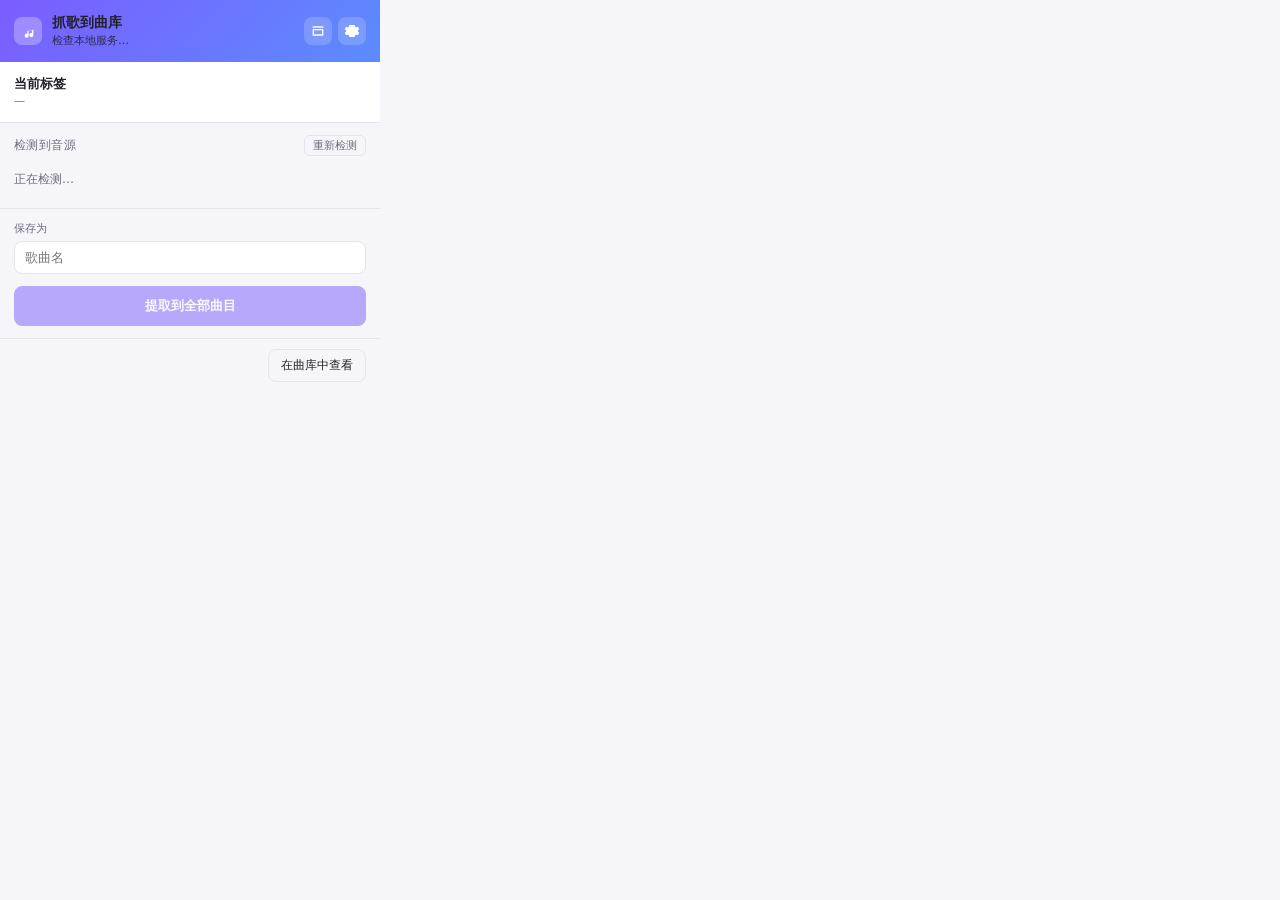
<file: extension/popup.html>
<!doctype html>
<html lang="zh-CN">
<head>
<meta charset="utf-8">
<meta name="viewport" content="width=device-width, initial-scale=1">
<title>抓歌到曲库</title>
<link rel="stylesheet" href="popup.css">
</head>
<body>

<header class="top">
  <div class="brand">
    <span class="logo"></span>
    <div class="brand-text">
      <div class="bt-title">抓歌到曲库</div>
      <div class="bt-sub" id="srvState">检查本地服务…</div>
    </div>
  </div>
  <div class="top-acts">
    <button class="icon-btn" id="btnOpen" title="打开本地播放器">
      <svg viewBox="0 0 24 24"><path d="M4 5h16v2H4zm0 4h16v10H4zm2 2v6h12v-6z"/></svg>
    </button>
    <button class="icon-btn" id="btnSet" title="设置">
      <svg viewBox="0 0 24 24"><path d="M12 8.6a3.4 3.4 0 1 1 0 6.8 3.4 3.4 0 0 1 0-6.8zm9 3.4c0 .5 0 .9-.1 1.3l2 1.5-2 3.4-2.3-.9c-.7.6-1.4 1-2.3 1.3L15.9 21H8.1l-.4-2.4c-.8-.3-1.6-.7-2.3-1.3l-2.3.9-2-3.4 2-1.5a8 8 0 0 1 0-2.6l-2-1.5 2-3.4 2.3.9c.7-.6 1.5-1 2.3-1.3L8.1 3h7.8l.4 2.4c.8.3 1.6.7 2.3 1.3l2.3-.9 2 3.4-2 1.5c.1.4.1.8.1 1.3z"/></svg>
    </button>
  </div>
</header>

<section class="panel" id="setPanel" hidden>
  <label class="fld">本地服务地址
    <input id="cfgUrl" placeholder="http://127.0.0.1:8080" spellcheck="false">
  </label>
  <div class="row">
    <label class="fld">格式
      <select id="cfgFormat"><option value="mp3">MP3</option><option value="wav">WAV</option></select>
    </label>
    <label class="fld">码率
      <select id="cfgBitrate">
        <option value="128">128 kbps</option>
        <option value="192">192 kbps</option>
        <option value="256">256 kbps</option>
        <option value="320">320 kbps</option>
      </select>
    </label>
  </div>
  <div class="row row-end">
    <button class="btn" id="cfgReset">恢复默认</button>
    <button class="btn primary" id="cfgSave">保存</button>
  </div>
</section>

<section class="panel tab-panel">
  <div class="tab-title" id="tabTitle">当前标签</div>
  <div class="tab-sub" id="tabSub">—</div>
</section>

<section class="panel">
  <div class="panel-head">
    <span>检测到音源</span>
    <button class="mini" id="btnRescan">重新检测</button>
  </div>
  <div class="hint" id="listHint">正在检测…</div>
  <div class="cands" id="cands"></div>
</section>

<section class="panel">
  <label class="fld">保存为
    <input id="name" placeholder="歌曲名" spellcheck="false">
  </label>
  <button class="btn primary big" id="btnGo" disabled>提取到全部曲目</button>
  <div class="prog" id="prog" hidden>
    <div class="bar"><i id="barFill"></i></div>
    <div class="prog-label" id="progLabel">排队中…</div>
  </div>
  <div class="err" id="err" hidden></div>
</section>

<footer id="foot" hidden>
  <span id="footText"></span>
  <button class="btn ghost" id="btnLib">在曲库中查看</button>
</footer>

<script src="api.js"></script>
<script src="popup.js"></script>
</body>
</html>
</file>
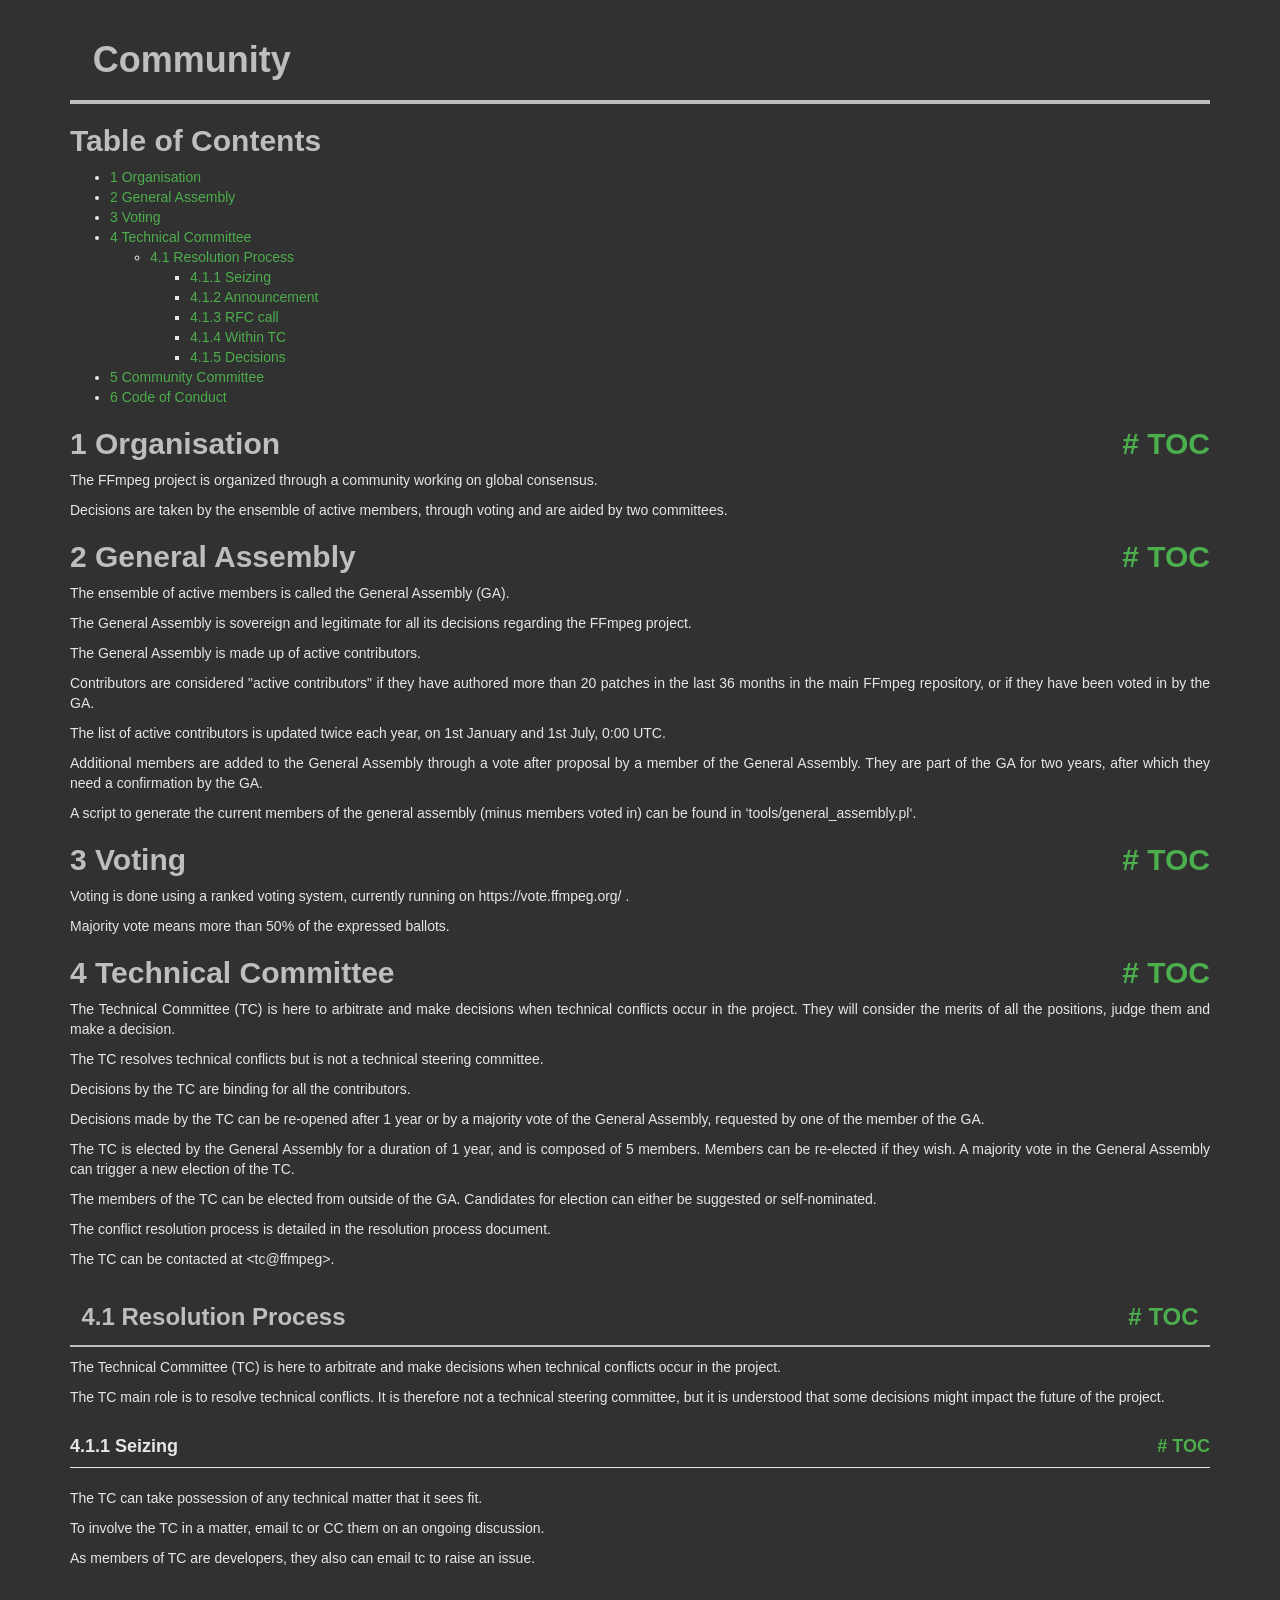
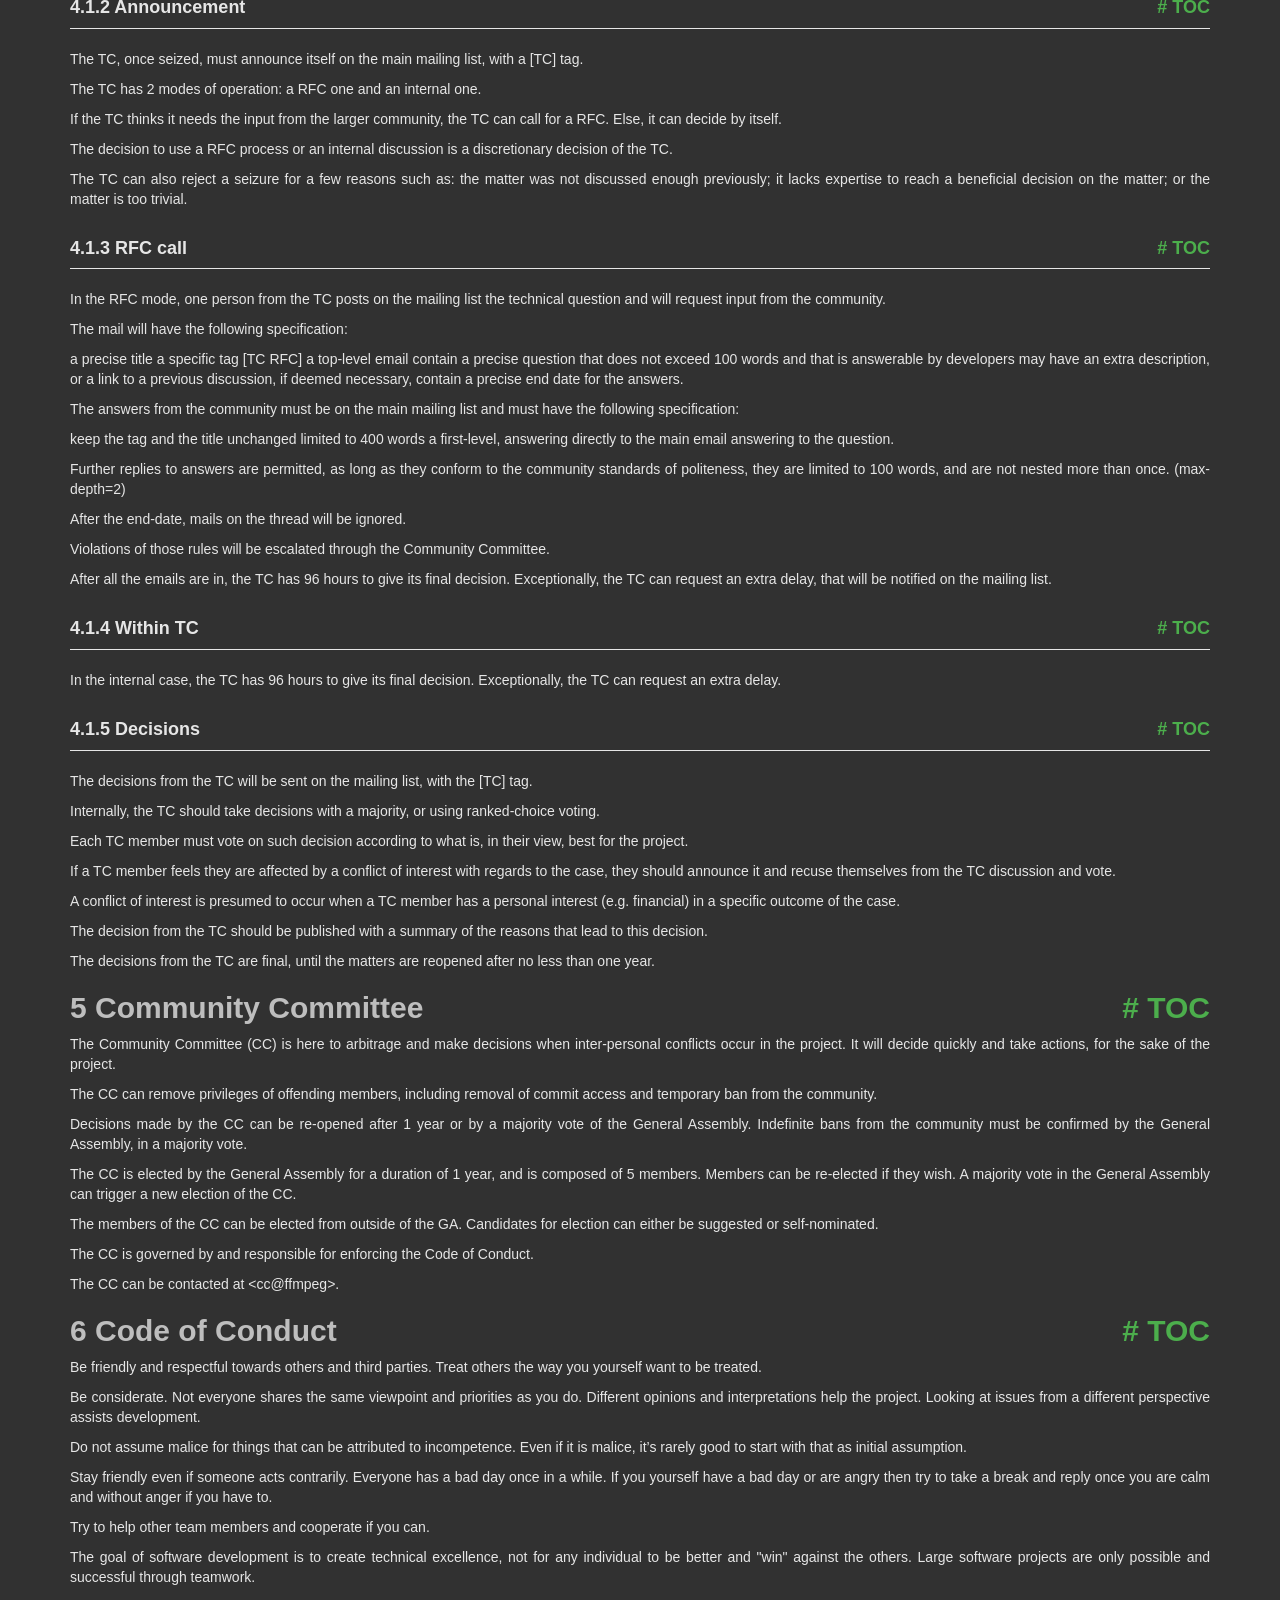
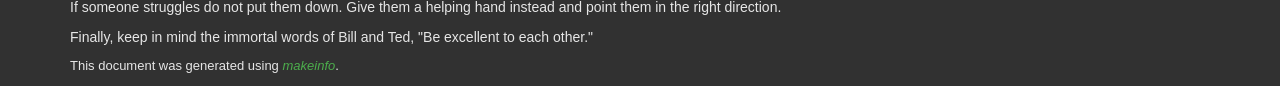
<file: third_party/ffmpeg/doc/community.html>
<!DOCTYPE html PUBLIC "-//W3C//DTD HTML 4.01 Transitional//EN" "http://www.w3.org/TR/html4/loose.dtd">
<html>
<!-- Created by GNU Texinfo 7.2, https://www.gnu.org/software/texinfo/ -->
  <head>
    <meta charset="utf-8">
    <title>
      Community
    </title>
    <meta name="viewport" content="width=device-width,initial-scale=1.0">
    <link rel="stylesheet" type="text/css" href="bootstrap.min.css">
    <link rel="stylesheet" type="text/css" href="style.min.css">
  </head>
  <body>
    <div class="container">
      <h1>
      Community
      </h1>


<a name="SEC_Top"></a>

<div class="region-contents" id="SEC_Contents">
<h2 class="contents-heading">Table of Contents</h2>

<div class="contents">

<ul class="toc-numbered-mark">
  <li><a id="toc-Organisation" href="#Organisation-1">1 Organisation</a></li>
  <li><a id="toc-General-Assembly" href="#General-Assembly-1">2 General Assembly</a></li>
  <li><a id="toc-Voting" href="#Voting-1">3 Voting</a></li>
  <li><a id="toc-Technical-Committee" href="#Technical-Committee-1">4 Technical Committee</a>
  <ul class="toc-numbered-mark">
    <li><a id="toc-Resolution-Process" href="#Resolution-Process-1">4.1 Resolution Process</a>
    <ul class="toc-numbered-mark">
      <li><a id="toc-Seizing" href="#Seizing">4.1.1 Seizing</a></li>
      <li><a id="toc-Announcement" href="#Announcement">4.1.2 Announcement</a></li>
      <li><a id="toc-RFC-call" href="#RFC-call">4.1.3 RFC call</a></li>
      <li><a id="toc-Within-TC" href="#Within-TC">4.1.4 Within TC</a></li>
      <li><a id="toc-Decisions" href="#Decisions">4.1.5 Decisions</a></li>
    </ul></li>
  </ul></li>
  <li><a id="toc-Community-Committee" href="#Community-Committee-1">5 Community Committee</a></li>
  <li><a id="toc-Code-of-Conduct" href="#Code-of-Conduct-1">6 Code of Conduct</a></li>
</ul>
</div>
</div>

<a class="anchor" id="Organisation"></a><a name="Organisation-1"></a>
<h2 class="chapter">1 Organisation<span class="pull-right"><a class="anchor hidden-xs" href="#Organisation" aria-hidden="true">#</a> <a class="anchor hidden-xs"href="#toc-Organisation" aria-hidden="true">TOC</a></span></h2>

<p>The FFmpeg project is organized through a community working on global consensus.
</p>
<p>Decisions are taken by the ensemble of active members, through voting and are aided by two committees.
</p>
<a class="anchor" id="General-Assembly"></a><a name="General-Assembly-1"></a>
<h2 class="chapter">2 General Assembly<span class="pull-right"><a class="anchor hidden-xs" href="#General-Assembly" aria-hidden="true">#</a> <a class="anchor hidden-xs"href="#toc-General-Assembly" aria-hidden="true">TOC</a></span></h2>

<p>The ensemble of active members is called the General Assembly (GA).
</p>
<p>The General Assembly is sovereign and legitimate for all its decisions regarding the FFmpeg project.
</p>
<p>The General Assembly is made up of active contributors.
</p>
<p>Contributors are considered &quot;active contributors&quot; if they have authored more than 20 patches in the last 36 months in the main FFmpeg repository, or if they have been voted in by the GA.
</p>
<p>The list of active contributors is updated twice each year, on 1st January and 1st July, 0:00 UTC.
</p>
<p>Additional members are added to the General Assembly through a vote after proposal by a member of the General Assembly. They are part of the GA for two years, after which they need a confirmation by the GA.
</p>
<p>A script to generate the current members of the general assembly (minus members voted in) can be found in &lsquo;tools/general_assembly.pl&lsquo;.
</p>
<a class="anchor" id="Voting"></a><a name="Voting-1"></a>
<h2 class="chapter">3 Voting<span class="pull-right"><a class="anchor hidden-xs" href="#Voting" aria-hidden="true">#</a> <a class="anchor hidden-xs"href="#toc-Voting" aria-hidden="true">TOC</a></span></h2>

<p>Voting is done using a ranked voting system, currently running on https://vote.ffmpeg.org/ .
</p>
<p>Majority vote means more than 50% of the expressed ballots.
</p>
<a class="anchor" id="Technical-Committee"></a><a name="Technical-Committee-1"></a>
<h2 class="chapter">4 Technical Committee<span class="pull-right"><a class="anchor hidden-xs" href="#Technical-Committee" aria-hidden="true">#</a> <a class="anchor hidden-xs"href="#toc-Technical-Committee" aria-hidden="true">TOC</a></span></h2>

<p>The Technical Committee (TC) is here to arbitrate and make decisions when technical conflicts occur in the project. They will consider the merits of all the positions, judge them and make a decision.
</p>
<p>The TC resolves technical conflicts but is not a technical steering committee.
</p>
<p>Decisions by the TC are binding for all the contributors.
</p>
<p>Decisions made by the TC can be re-opened after 1 year or by a majority vote of the General Assembly, requested by one of the member of the GA.
</p>
<p>The TC is elected by the General Assembly for a duration of 1 year, and is composed of 5 members. Members can be re-elected if they wish. A majority vote in the General Assembly can trigger a new election of the TC.
</p>
<p>The members of the TC can be elected from outside of the GA. Candidates for election can either be suggested or self-nominated.
</p>
<p>The conflict resolution process is detailed in the resolution process document.
</p>
<p>The TC can be contacted at &lt;tc@ffmpeg&gt;.
</p>
<a class="anchor" id="Resolution-Process"></a><a name="Resolution-Process-1"></a>
<h3 class="section">4.1 Resolution Process<span class="pull-right"><a class="anchor hidden-xs" href="#Resolution-Process" aria-hidden="true">#</a> <a class="anchor hidden-xs"href="#toc-Resolution-Process" aria-hidden="true">TOC</a></span></h3>

<p>The Technical Committee (TC) is here to arbitrate and make decisions when technical conflicts occur in the project.
</p>
<p>The TC main role is to resolve technical conflicts. It is therefore not a technical steering committee, but it is understood that some decisions might impact the future of the project.
</p>
<a name="Seizing"></a>
<h4 class="subsection">4.1.1 Seizing<span class="pull-right"><a class="anchor hidden-xs" href="#Seizing" aria-hidden="true">#</a> <a class="anchor hidden-xs"href="#toc-Seizing" aria-hidden="true">TOC</a></span></h4>

<p>The TC can take possession of any technical matter that it sees fit.
</p>
<p>To involve the TC in a matter, email tc&nbsp;or CC them on an ongoing discussion.
</p>
<p>As members of TC are developers, they also can email tc&nbsp;to raise an issue.
</p><a name="Announcement"></a>
<h4 class="subsection">4.1.2 Announcement<span class="pull-right"><a class="anchor hidden-xs" href="#Announcement" aria-hidden="true">#</a> <a class="anchor hidden-xs"href="#toc-Announcement" aria-hidden="true">TOC</a></span></h4>

<p>The TC, once seized, must announce itself on the main mailing list, with a [TC] tag.
</p>
<p>The TC has 2 modes of operation: a RFC one and an internal one.
</p>
<p>If the TC thinks it needs the input from the larger community, the TC can call for a RFC. Else, it can decide by itself.
</p>
<p>The decision to use a RFC process or an internal discussion is a discretionary decision of the TC.
</p>
<p>The TC can also reject a seizure for a few reasons such as: the matter was not discussed enough previously; it lacks expertise to reach a beneficial decision on the matter; or the matter is too trivial.
</p><a name="RFC-call"></a>
<h4 class="subsection">4.1.3 RFC call<span class="pull-right"><a class="anchor hidden-xs" href="#RFC-call" aria-hidden="true">#</a> <a class="anchor hidden-xs"href="#toc-RFC-call" aria-hidden="true">TOC</a></span></h4>

<p>In the RFC mode, one person from the TC posts on the mailing list the technical question and will request input from the community.
</p>
<p>The mail will have the following specification:
</p>
<p>a precise title
    a specific tag [TC RFC]
    a top-level email
    contain a precise question that does not exceed 100 words and that is answerable by developers
    may have an extra description, or a link to a previous discussion, if deemed necessary,
    contain a precise end date for the answers.
</p>
<p>The answers from the community must be on the main mailing list and must have the following specification:
</p>
<p>keep the tag and the title unchanged
    limited to 400 words
    a first-level, answering directly to the main email
    answering to the question.
</p>
<p>Further replies to answers are permitted, as long as they conform to the community standards of politeness, they are limited to 100 words, and are not nested more than once. (max-depth=2)
</p>
<p>After the end-date, mails on the thread will be ignored.
</p>
<p>Violations of those rules will be escalated through the Community Committee.
</p>
<p>After all the emails are in, the TC has 96 hours to give its final decision. Exceptionally, the TC can request an extra delay, that will be notified on the mailing list.
</p><a name="Within-TC"></a>
<h4 class="subsection">4.1.4 Within TC<span class="pull-right"><a class="anchor hidden-xs" href="#Within-TC" aria-hidden="true">#</a> <a class="anchor hidden-xs"href="#toc-Within-TC" aria-hidden="true">TOC</a></span></h4>

<p>In the internal case, the TC has 96 hours to give its final decision. Exceptionally, the TC can request an extra delay.
</p><a name="Decisions"></a>
<h4 class="subsection">4.1.5 Decisions<span class="pull-right"><a class="anchor hidden-xs" href="#Decisions" aria-hidden="true">#</a> <a class="anchor hidden-xs"href="#toc-Decisions" aria-hidden="true">TOC</a></span></h4>

<p>The decisions from the TC will be sent on the mailing list, with the [TC] tag.
</p>
<p>Internally, the TC should take decisions with a majority, or using ranked-choice voting.
</p>
<p>Each TC member must vote on such decision according to what is, in their view, best for the project.
</p>
<p>If a TC member feels they are affected by a conflict of interest with regards to the case, they should announce it and recuse themselves from the TC
discussion and vote.
</p>
<p>A conflict of interest is presumed to occur when a TC member has a personal interest (e.g. financial) in a specific outcome of the case.
</p>
<p>The decision from the TC should be published with a summary of the reasons that lead to this decision.
</p>
<p>The decisions from the TC are final, until the matters are reopened after no less than one year.
</p>
<a class="anchor" id="Community-Committee"></a><a name="Community-Committee-1"></a>
<h2 class="chapter">5 Community Committee<span class="pull-right"><a class="anchor hidden-xs" href="#Community-Committee" aria-hidden="true">#</a> <a class="anchor hidden-xs"href="#toc-Community-Committee" aria-hidden="true">TOC</a></span></h2>

<p>The Community Committee (CC) is here to arbitrage and make decisions when inter-personal conflicts occur in the project. It will decide quickly and take actions, for the sake of the project.
</p>
<p>The CC can remove privileges of offending members, including removal of commit access and temporary ban from the community.
</p>
<p>Decisions made by the CC can be re-opened after 1 year or by a majority vote of the General Assembly. Indefinite bans from the community must be confirmed by the General Assembly, in a majority vote.
</p>
<p>The CC is elected by the General Assembly for a duration of 1 year, and is composed of 5 members. Members can be re-elected if they wish. A majority vote in the General Assembly can trigger a new election of the CC.
</p>
<p>The members of the CC can be elected from outside of the GA. Candidates for election can either be suggested or self-nominated.
</p>
<p>The CC is governed by and responsible for enforcing the Code of Conduct.
</p>
<p>The CC can be contacted at &lt;cc@ffmpeg&gt;.
</p>
<a class="anchor" id="Code-of-Conduct"></a><a name="Code-of-Conduct-1"></a>
<h2 class="chapter">6 Code of Conduct<span class="pull-right"><a class="anchor hidden-xs" href="#Code-of-Conduct" aria-hidden="true">#</a> <a class="anchor hidden-xs"href="#toc-Code-of-Conduct" aria-hidden="true">TOC</a></span></h2>

<p>Be friendly and respectful towards others and third parties.
Treat others the way you yourself want to be treated.
</p>
<p>Be considerate. Not everyone shares the same viewpoint and priorities as you do.
Different opinions and interpretations help the project.
Looking at issues from a different perspective assists development.
</p>
<p>Do not assume malice for things that can be attributed to incompetence. Even if
it is malice, it&rsquo;s rarely good to start with that as initial assumption.
</p>
<p>Stay friendly even if someone acts contrarily. Everyone has a bad day
once in a while.
If you yourself have a bad day or are angry then try to take a break and reply
once you are calm and without anger if you have to.
</p>
<p>Try to help other team members and cooperate if you can.
</p>
<p>The goal of software development is to create technical excellence, not for any
individual to be better and &quot;win&quot; against the others. Large software projects
are only possible and successful through teamwork.
</p>
<p>If someone struggles do not put them down. Give them a helping hand
instead and point them in the right direction.
</p>
<p>Finally, keep in mind the immortal words of Bill and Ted,
&quot;Be excellent to each other.&quot;
</p>
      <p style="font-size: small;">
        This document was generated using <a class="uref" href="https://www.gnu.org/software/texinfo/"><em class="emph">makeinfo</em></a>.
      </p>
    </div>
  </body>
</html>
</file>
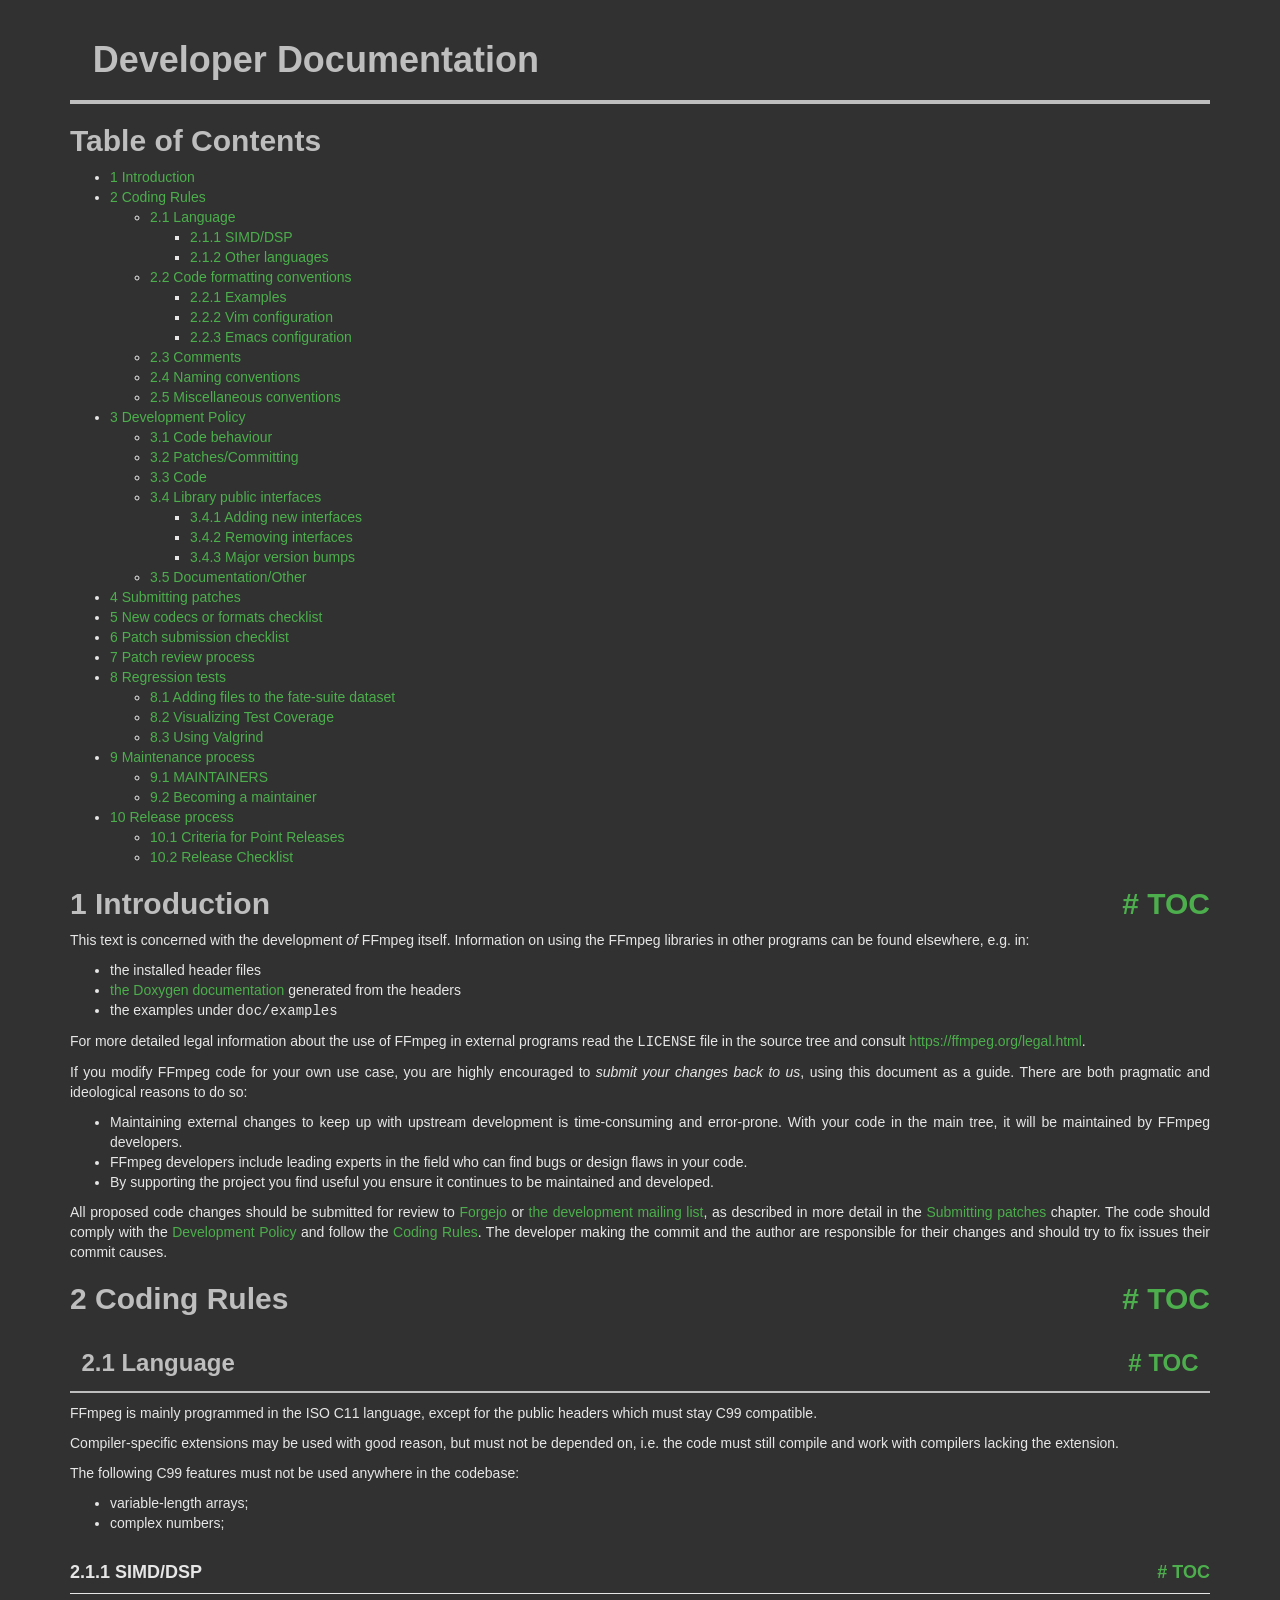
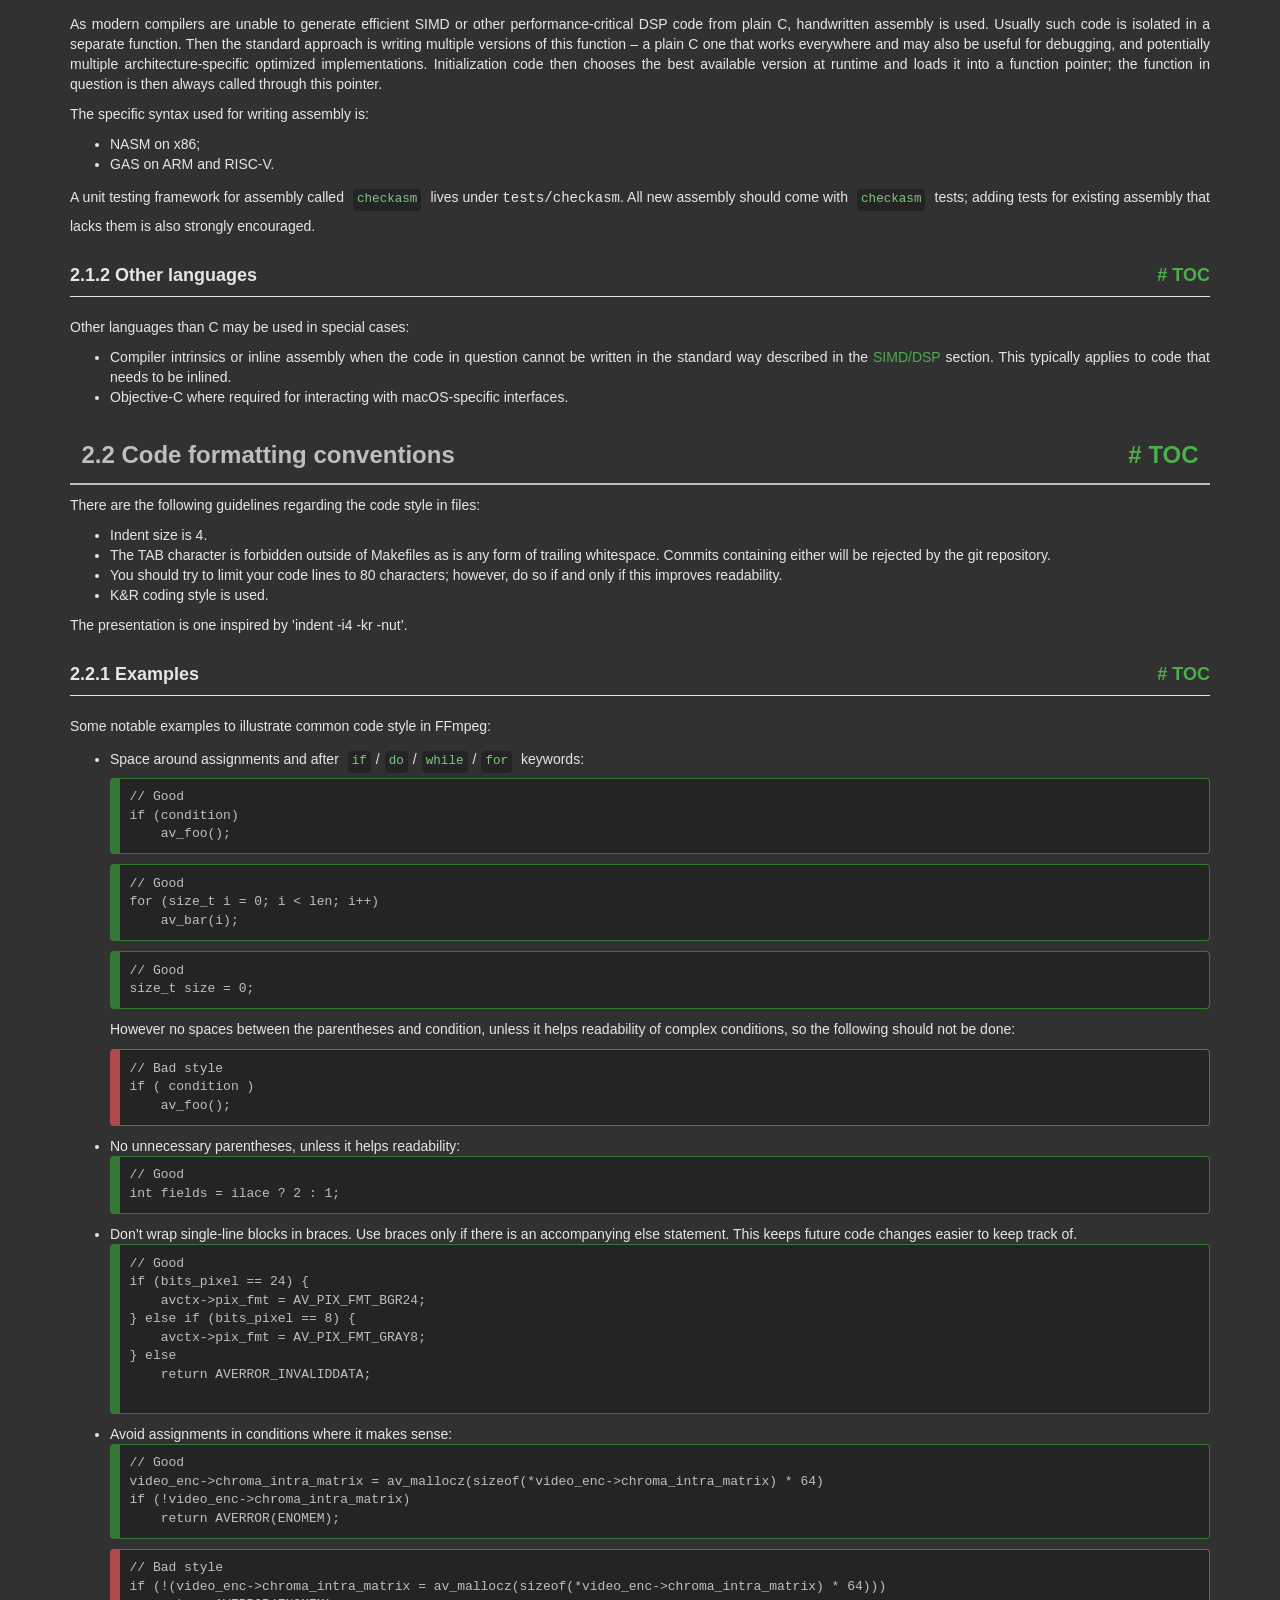
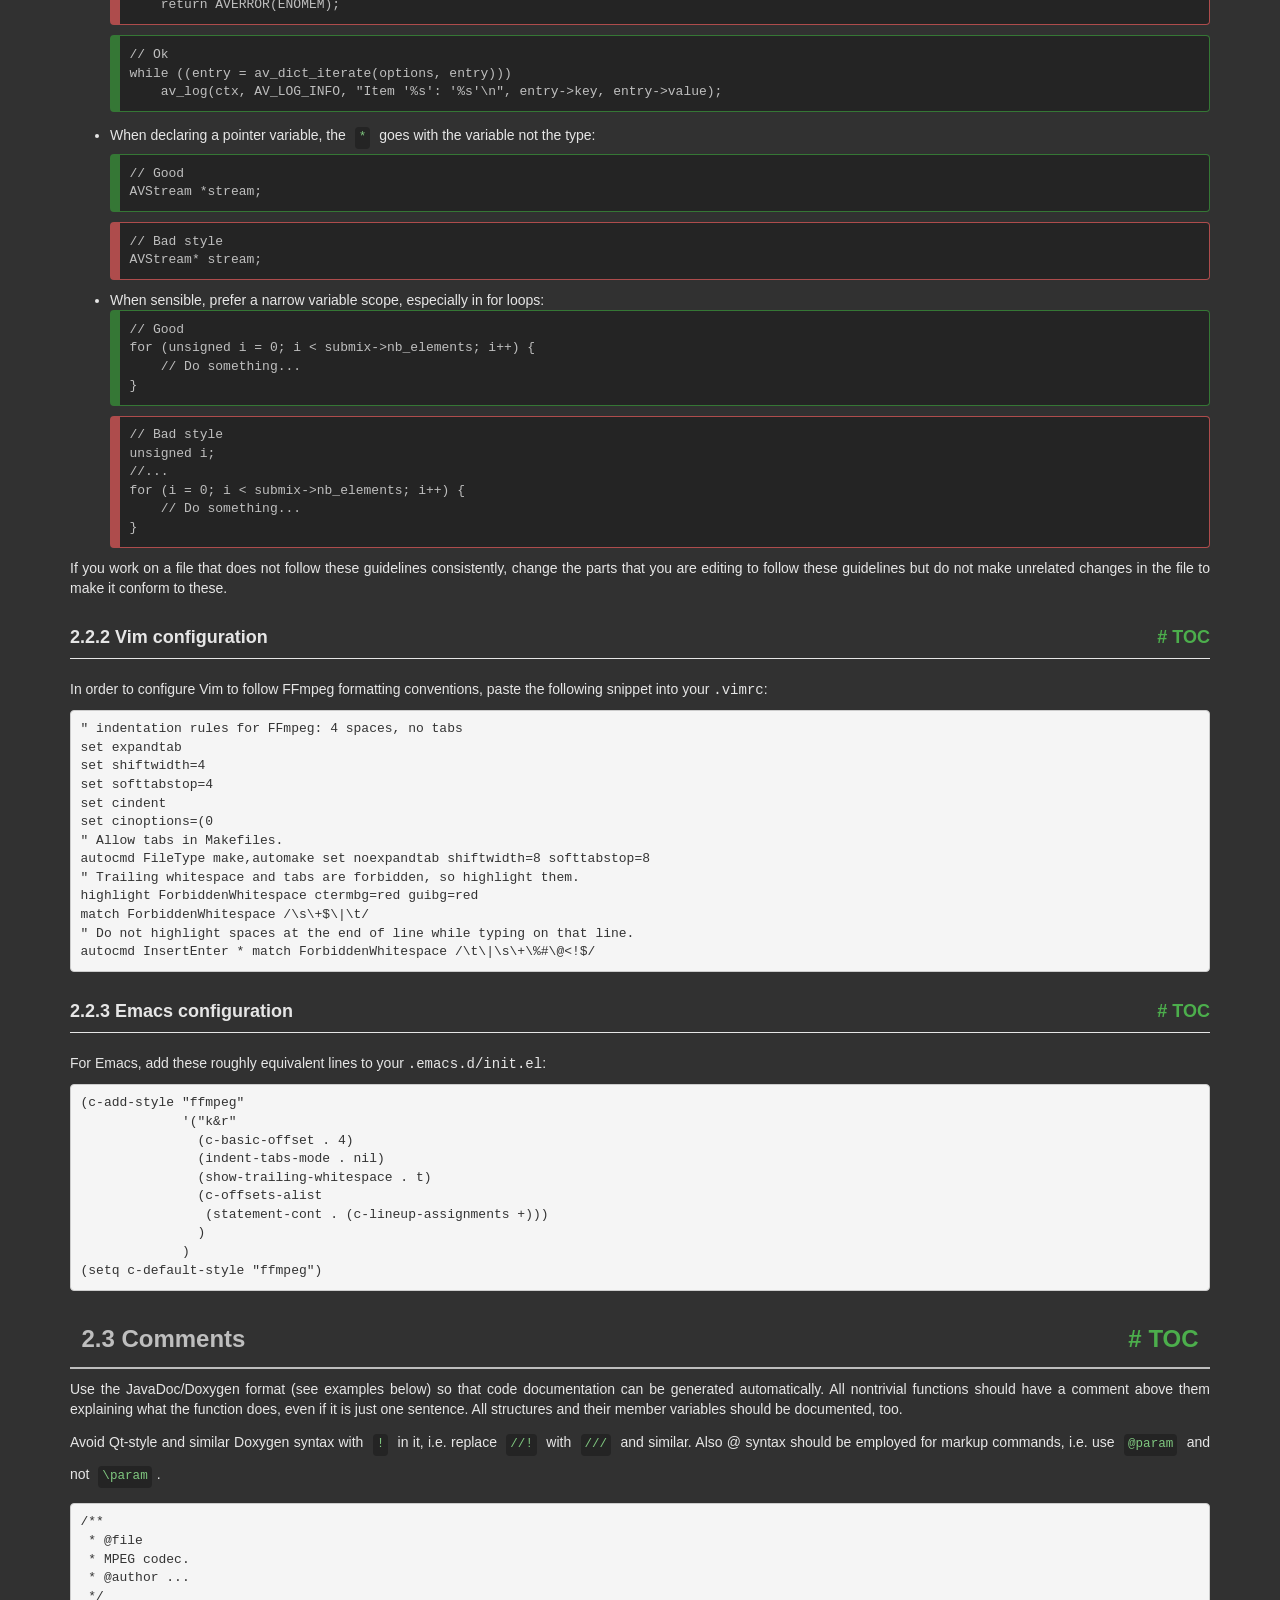
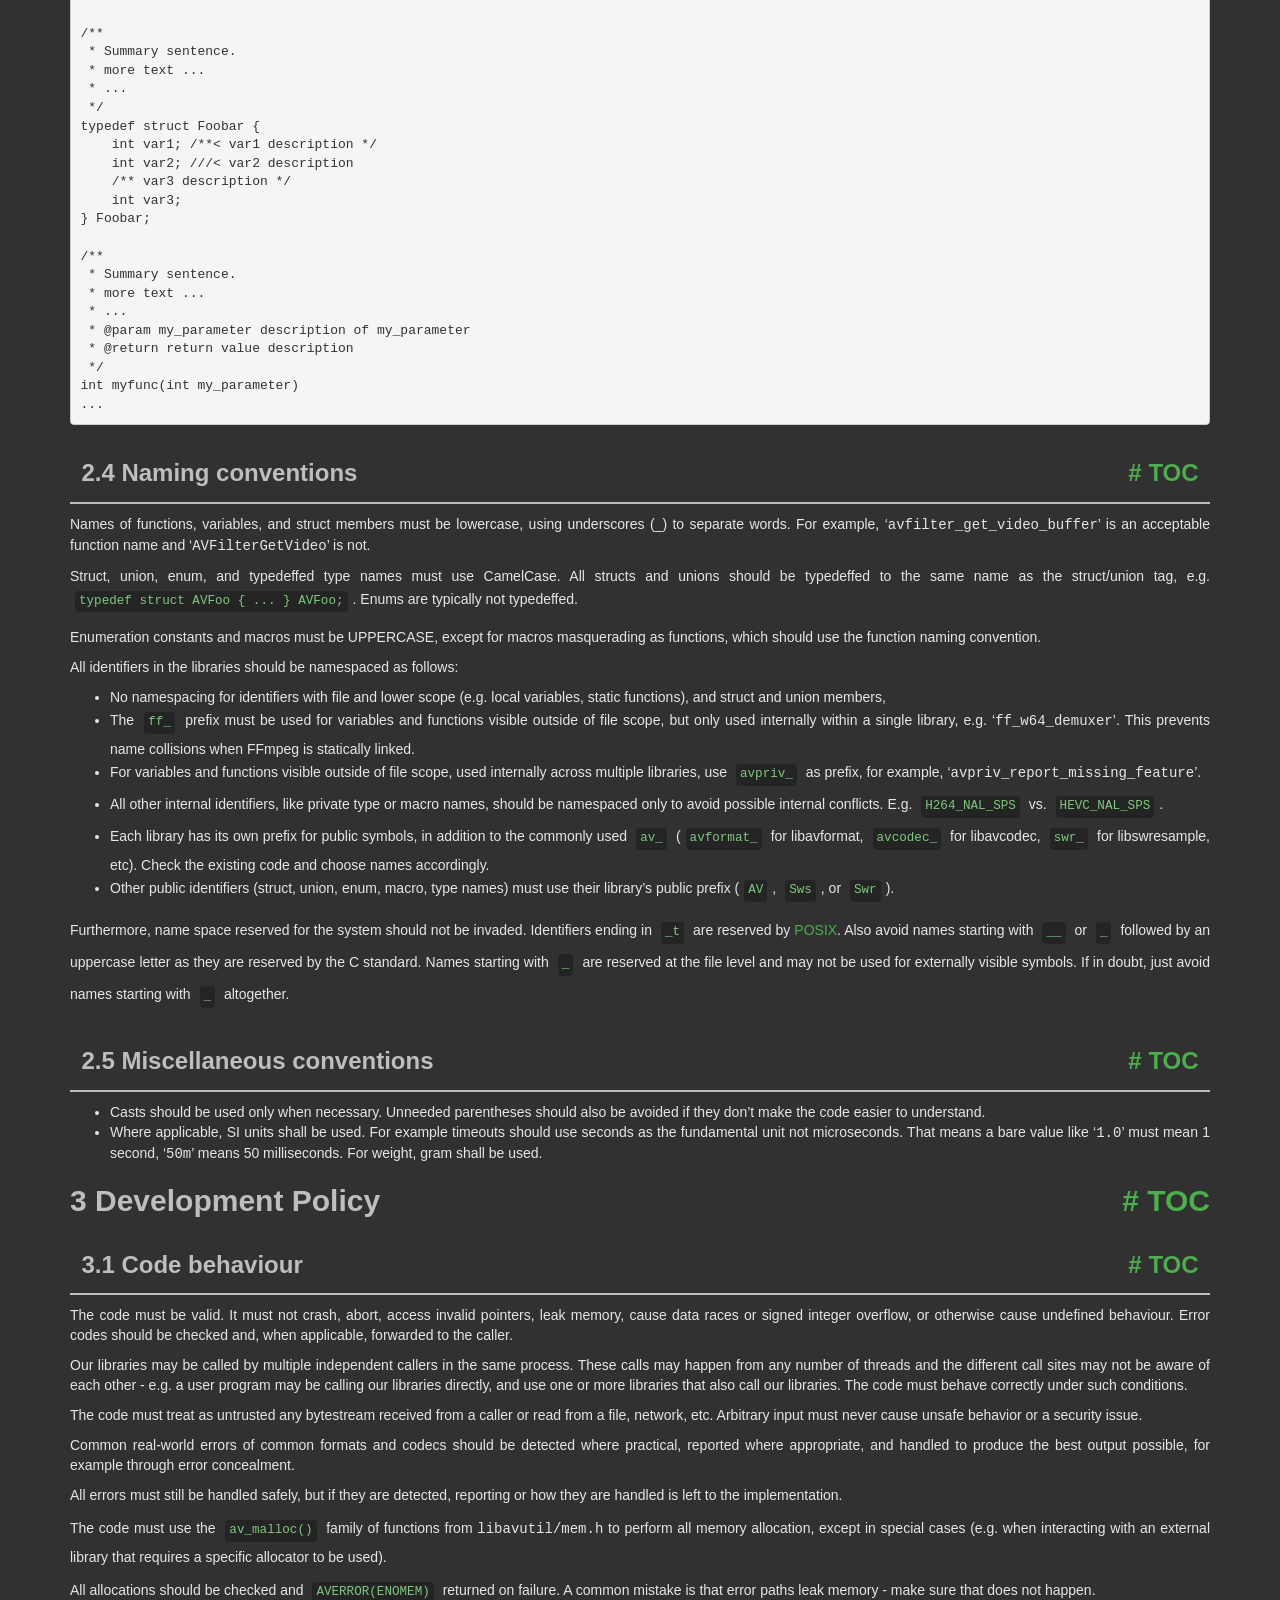
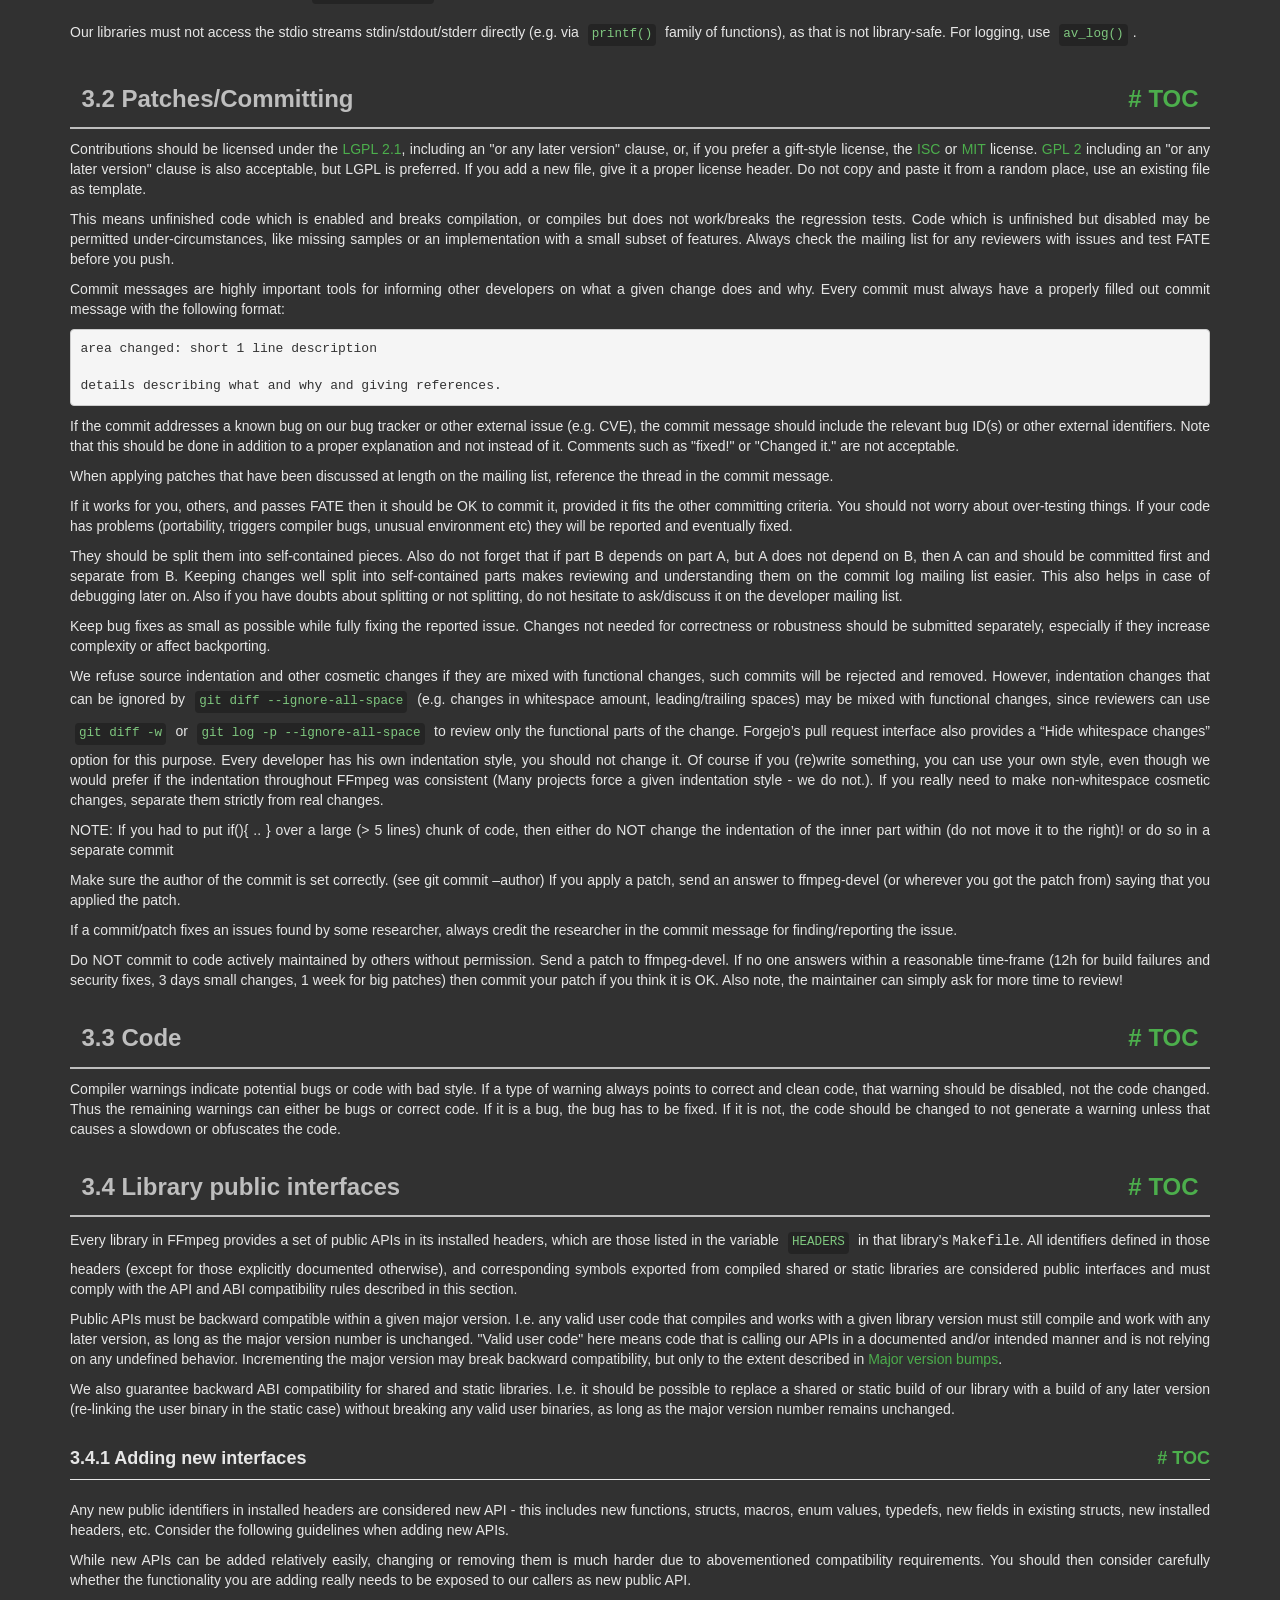
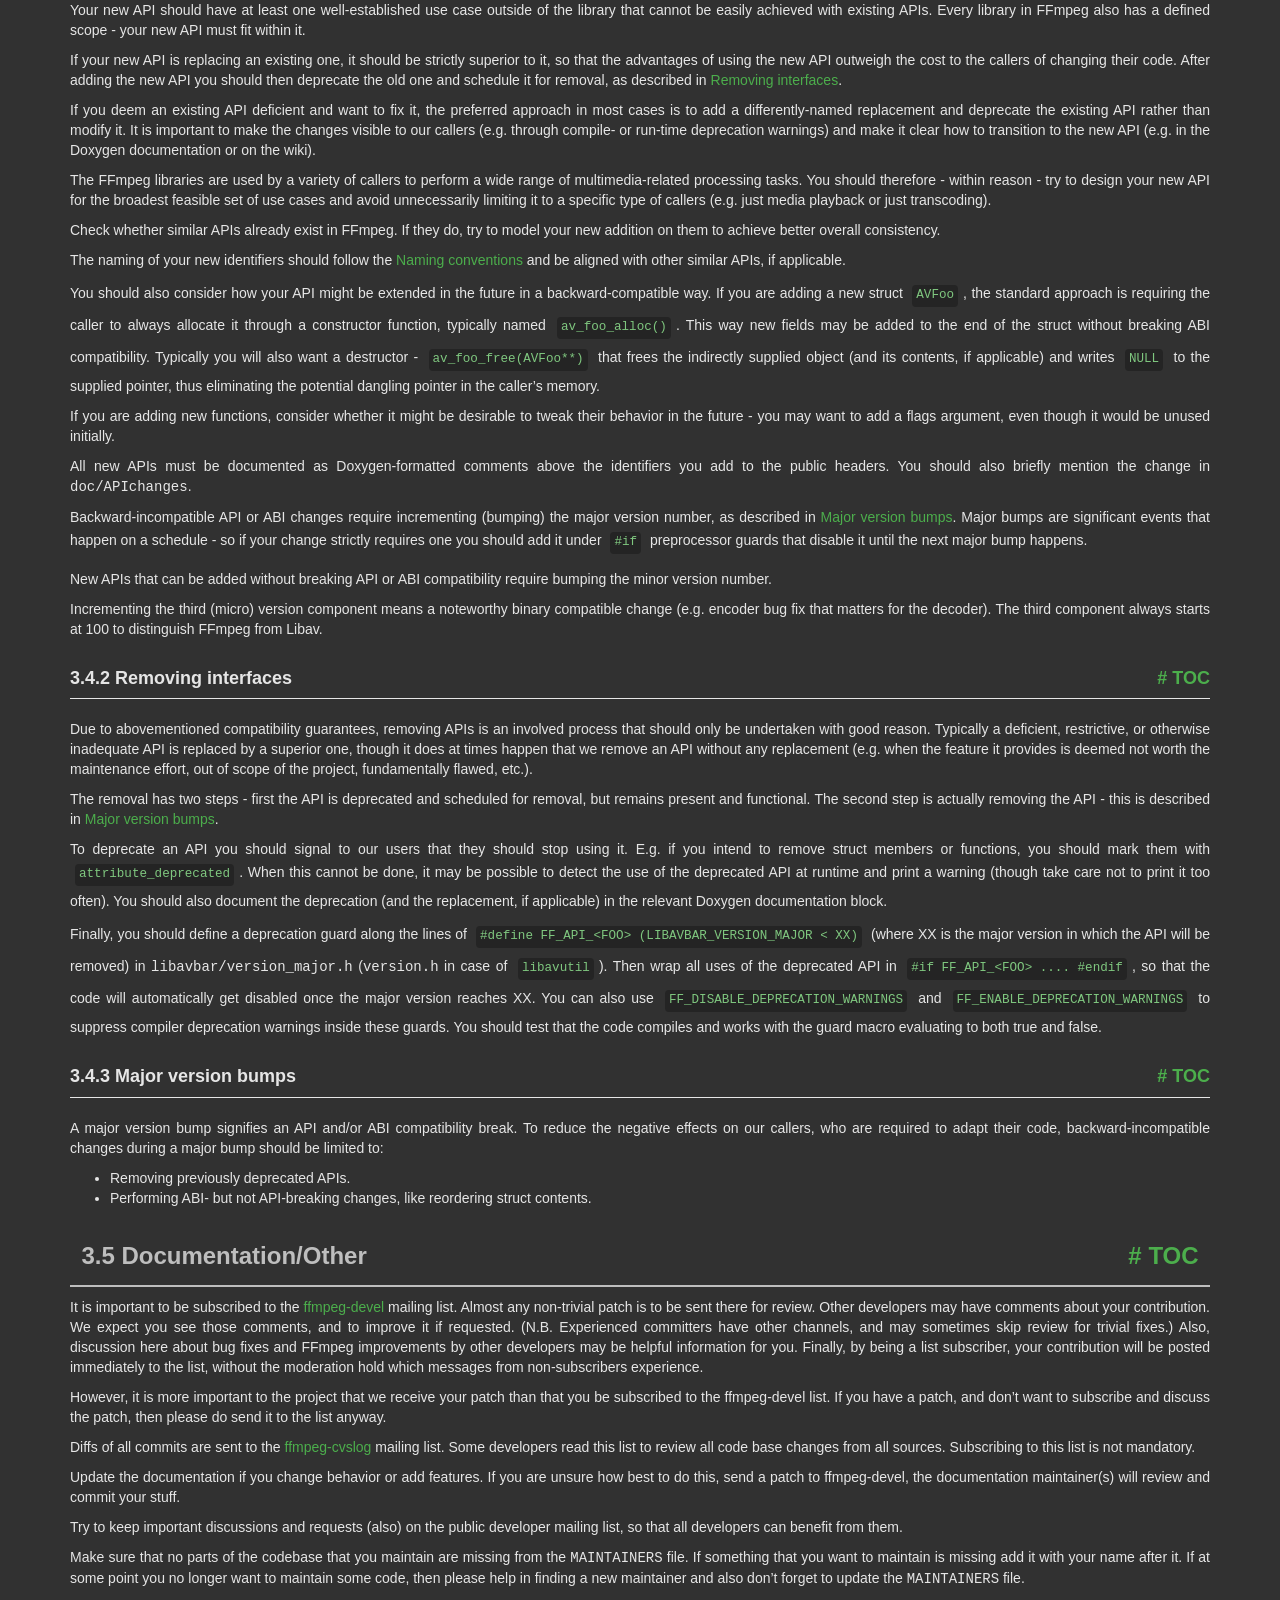
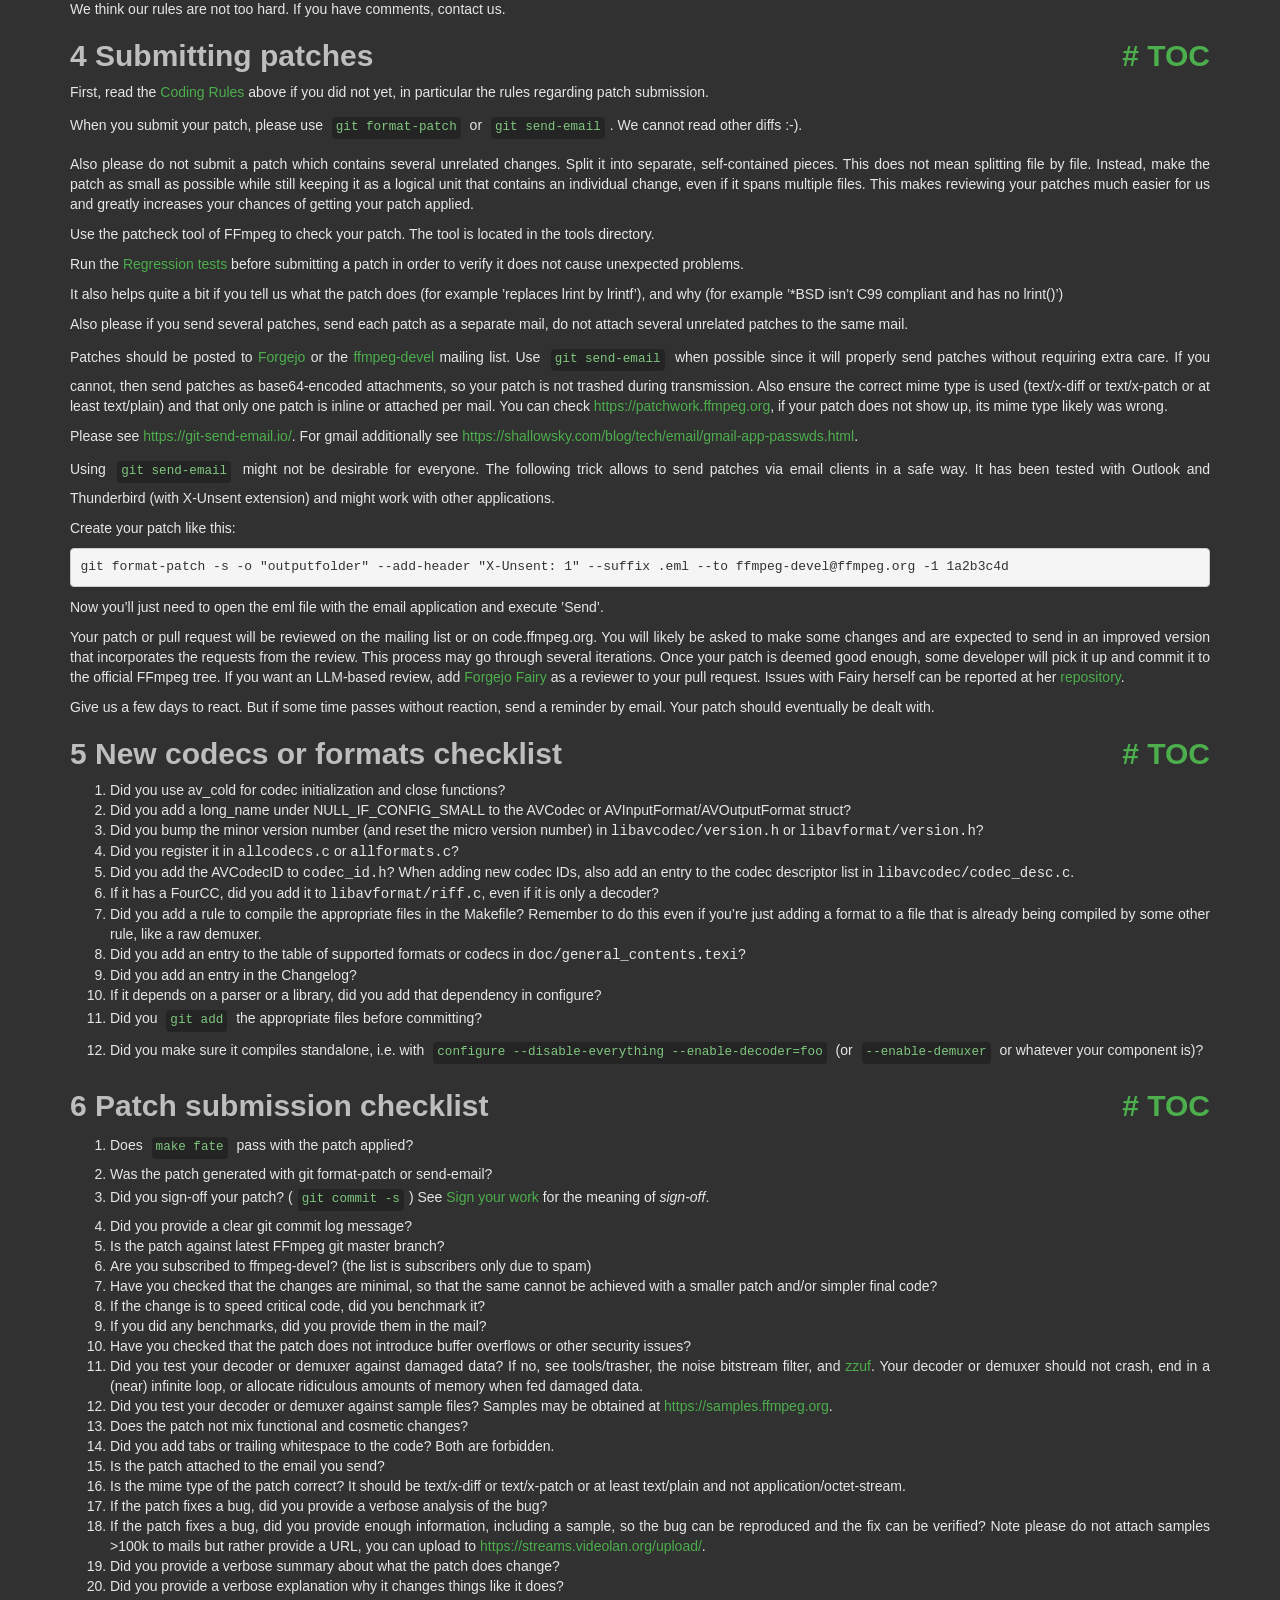
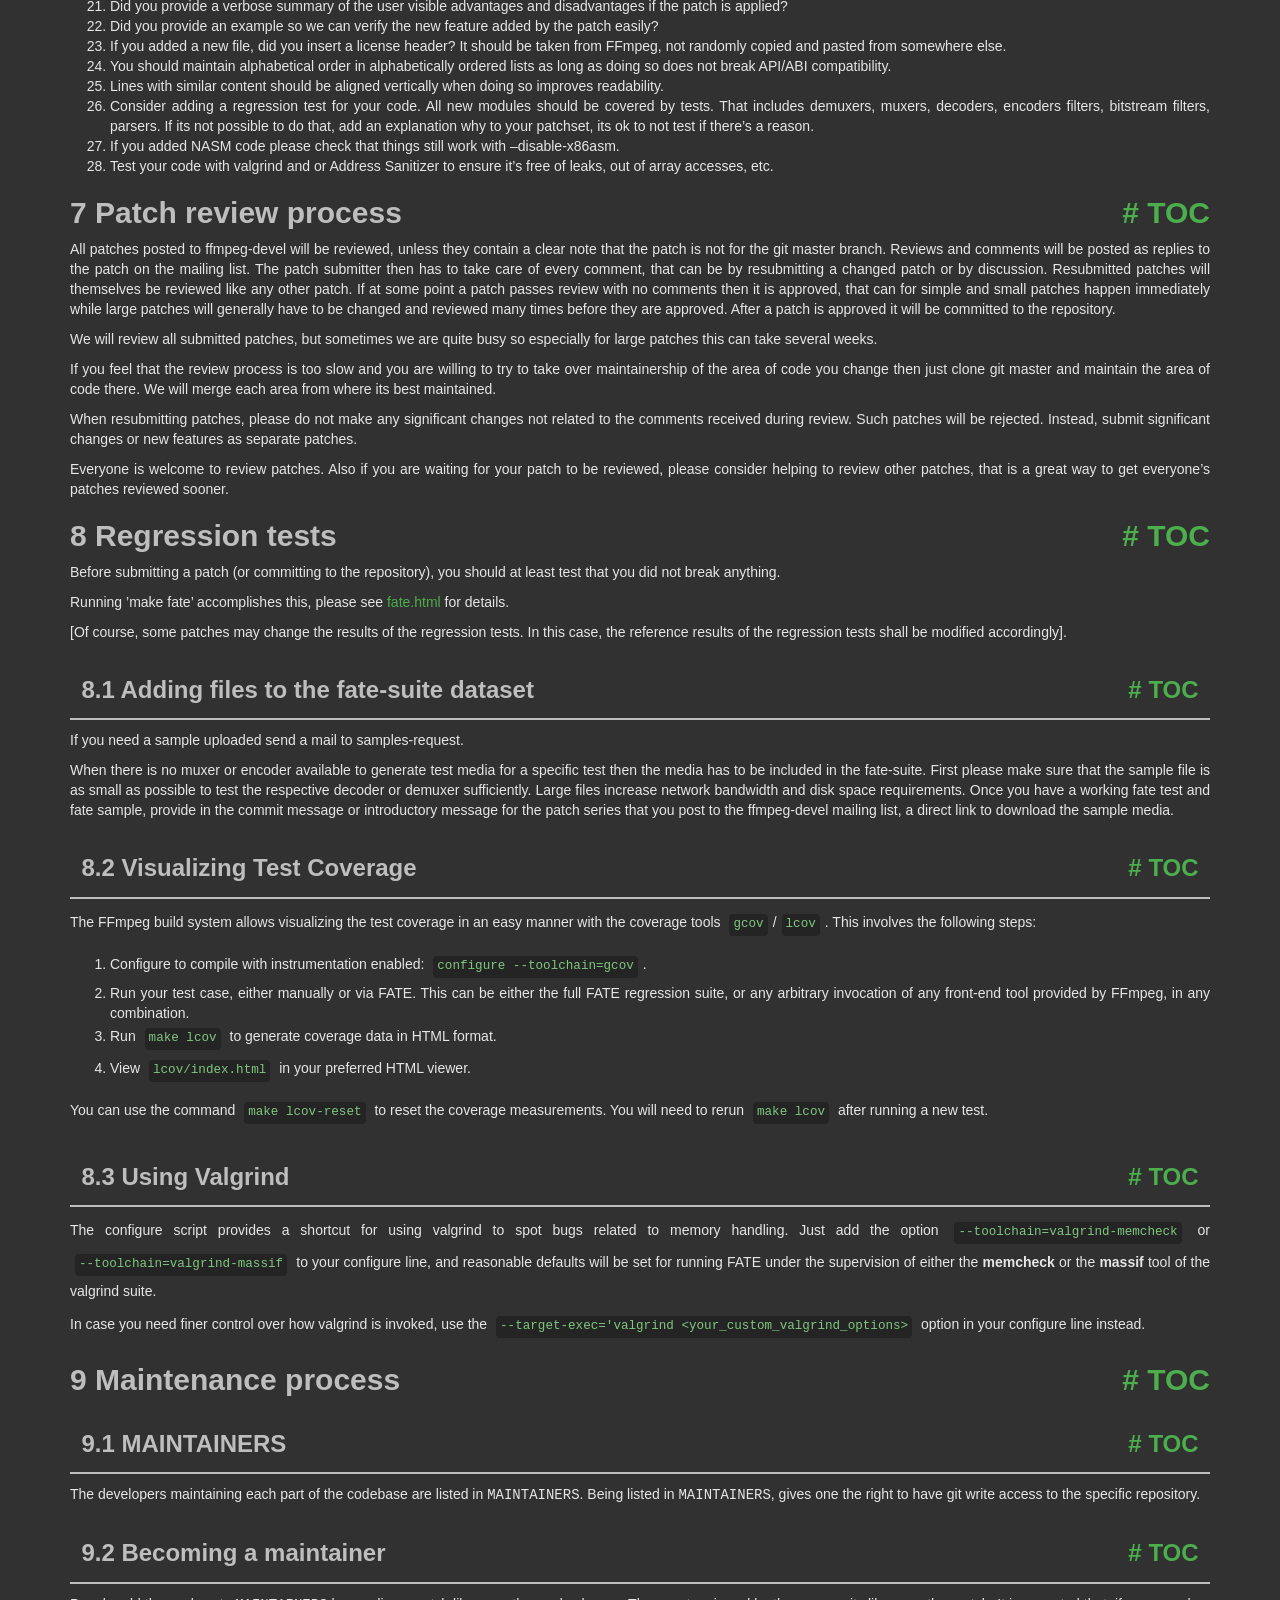
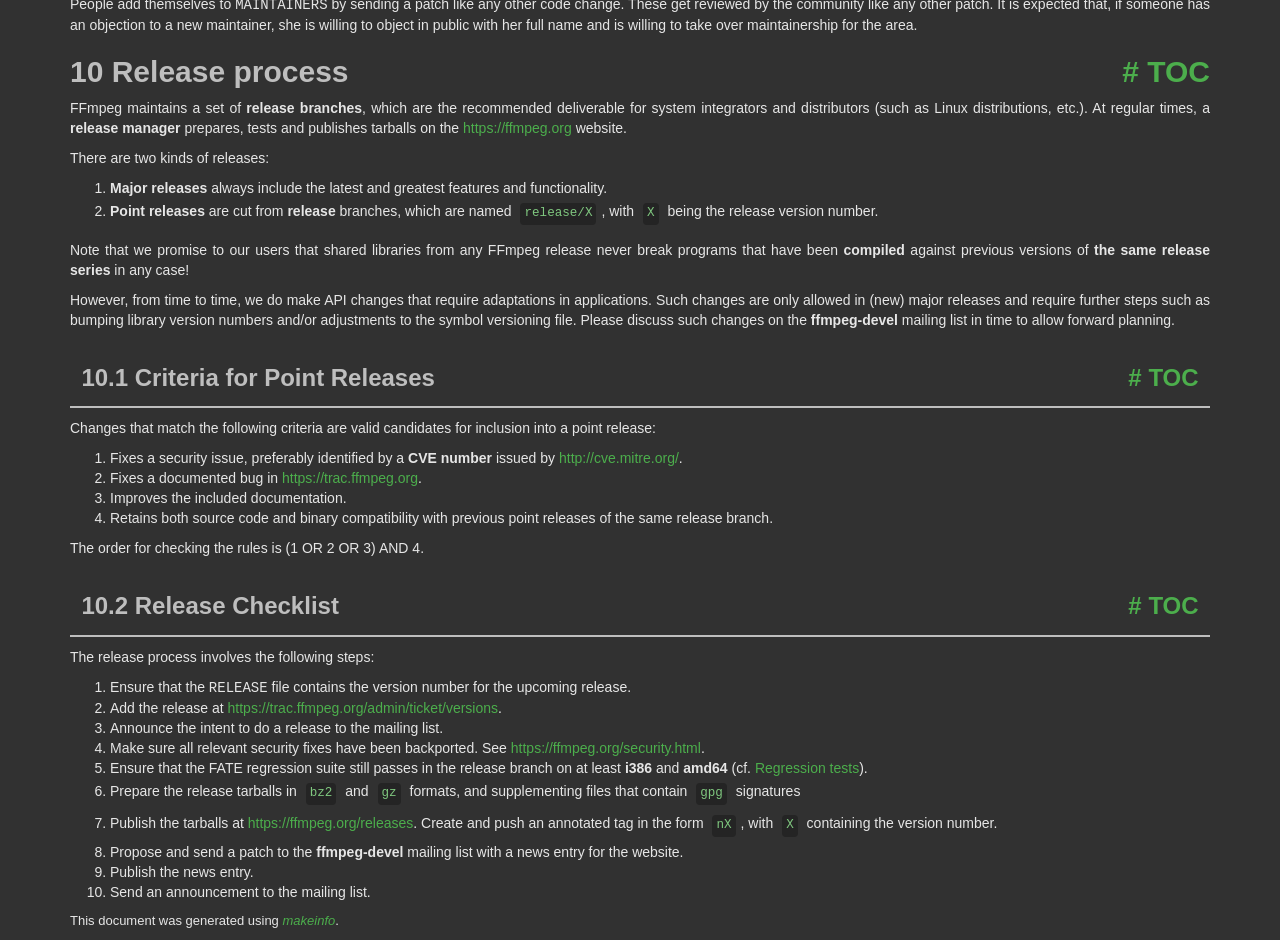
<file: third_party/ffmpeg/doc/developer.html>
<!DOCTYPE html PUBLIC "-//W3C//DTD HTML 4.01 Transitional//EN" "http://www.w3.org/TR/html4/loose.dtd">
<html>
<!-- Created by GNU Texinfo 7.2, https://www.gnu.org/software/texinfo/ -->
  <head>
    <meta charset="utf-8">
    <title>
      Developer Documentation
    </title>
    <meta name="viewport" content="width=device-width,initial-scale=1.0">
    <link rel="stylesheet" type="text/css" href="bootstrap.min.css">
    <link rel="stylesheet" type="text/css" href="style.min.css">
  </head>
  <body>
    <div class="container">
      <h1>
      Developer Documentation
      </h1>


<a name="SEC_Top"></a>

<div class="region-contents" id="SEC_Contents">
<h2 class="contents-heading">Table of Contents</h2>

<div class="contents">

<ul class="toc-numbered-mark">
  <li><a id="toc-Introduction" href="#Introduction">1 Introduction</a></li>
  <li><a id="toc-Coding-Rules" href="#Coding-Rules-1">2 Coding Rules</a>
  <ul class="toc-numbered-mark">
    <li><a id="toc-Language" href="#Language">2.1 Language</a>
    <ul class="toc-numbered-mark">
      <li><a id="toc-SIMD_002fDSP" href="#SIMD_002fDSP-1">2.1.1 SIMD/DSP</a></li>
      <li><a id="toc-Other-languages" href="#Other-languages">2.1.2 Other languages</a></li>
    </ul></li>
    <li><a id="toc-Code-formatting-conventions" href="#Code-formatting-conventions">2.2 Code formatting conventions</a>
    <ul class="toc-numbered-mark">
      <li><a id="toc-Examples" href="#Examples">2.2.1 Examples</a></li>
      <li><a id="toc-Vim-configuration" href="#Vim-configuration">2.2.2 Vim configuration</a></li>
      <li><a id="toc-Emacs-configuration" href="#Emacs-configuration">2.2.3 Emacs configuration</a></li>
    </ul></li>
    <li><a id="toc-Comments" href="#Comments">2.3 Comments</a></li>
    <li><a id="toc-Naming-conventions" href="#Naming-conventions-1">2.4 Naming conventions</a></li>
    <li><a id="toc-Miscellaneous-conventions" href="#Miscellaneous-conventions">2.5 Miscellaneous conventions</a></li>
  </ul></li>
  <li><a id="toc-Development-Policy" href="#Development-Policy-1">3 Development Policy</a>
  <ul class="toc-numbered-mark">
    <li><a id="toc-Code-behaviour" href="#Code-behaviour">3.1 Code behaviour</a></li>
    <li><a id="toc-Patches_002fCommitting" href="#Patches_002fCommitting">3.2 Patches/Committing</a></li>
    <li><a id="toc-Code" href="#Code">3.3 Code</a></li>
    <li><a id="toc-Library-public-interfaces" href="#Library-public-interfaces">3.4 Library public interfaces</a>
    <ul class="toc-numbered-mark">
      <li><a id="toc-Adding-new-interfaces" href="#Adding-new-interfaces">3.4.1 Adding new interfaces</a></li>
      <li><a id="toc-Removing-interfaces" href="#Removing-interfaces-1">3.4.2 Removing interfaces</a></li>
      <li><a id="toc-Major-version-bumps" href="#Major-version-bumps-1">3.4.3 Major version bumps</a></li>
    </ul></li>
    <li><a id="toc-Documentation_002fOther" href="#Documentation_002fOther">3.5 Documentation/Other</a></li>
  </ul></li>
  <li><a id="toc-Submitting-patches" href="#Submitting-patches-1">4 Submitting patches</a></li>
  <li><a id="toc-New-codecs-or-formats-checklist" href="#New-codecs-or-formats-checklist">5 New codecs or formats checklist</a></li>
  <li><a id="toc-Patch-submission-checklist" href="#Patch-submission-checklist">6 Patch submission checklist</a></li>
  <li><a id="toc-Patch-review-process" href="#Patch-review-process">7 Patch review process</a></li>
  <li><a id="toc-Regression-tests" href="#Regression-tests-1">8 Regression tests</a>
  <ul class="toc-numbered-mark">
    <li><a id="toc-Adding-files-to-the-fate_002dsuite-dataset" href="#Adding-files-to-the-fate_002dsuite-dataset">8.1 Adding files to the fate-suite dataset</a></li>
    <li><a id="toc-Visualizing-Test-Coverage" href="#Visualizing-Test-Coverage">8.2 Visualizing Test Coverage</a></li>
    <li><a id="toc-Using-Valgrind" href="#Using-Valgrind">8.3 Using Valgrind</a></li>
  </ul></li>
  <li><a id="toc-Maintenance-process" href="#Maintenance-process">9 Maintenance process</a>
  <ul class="toc-numbered-mark">
    <li><a id="toc-MAINTAINERS" href="#MAINTAINERS-1">9.1 MAINTAINERS</a></li>
    <li><a id="toc-Becoming-a-maintainer" href="#Becoming-a-maintainer-1">9.2 Becoming a maintainer</a></li>
  </ul></li>
  <li><a id="toc-Release-process" href="#Release-process-1">10 Release process</a>
  <ul class="toc-numbered-mark">
    <li><a id="toc-Criteria-for-Point-Releases" href="#Criteria-for-Point-Releases-1">10.1 Criteria for Point Releases</a></li>
    <li><a id="toc-Release-Checklist" href="#Release-Checklist">10.2 Release Checklist</a></li>
  </ul></li>
</ul>
</div>
</div>

<a name="Introduction"></a>
<h2 class="chapter">1 Introduction<span class="pull-right"><a class="anchor hidden-xs" href="#Introduction" aria-hidden="true">#</a> <a class="anchor hidden-xs"href="#toc-Introduction" aria-hidden="true">TOC</a></span></h2>

<p>This text is concerned with the development <em class="emph">of</em> FFmpeg itself. Information
on using the FFmpeg libraries in other programs can be found elsewhere, e.g. in:
</p><ul class="itemize mark-bullet">
<li>the installed header files
</li><li><a class="url" href="http://ffmpeg.org/doxygen/trunk/index.html">the Doxygen documentation</a>
generated from the headers
</li><li>the examples under <samp class="file">doc/examples</samp>
</li></ul>

<p>For more detailed legal information about the use of FFmpeg in
external programs read the <samp class="file">LICENSE</samp> file in the source tree and
consult <a class="url" href="https://ffmpeg.org/legal.html">https://ffmpeg.org/legal.html</a>.
</p>
<p>If you modify FFmpeg code for your own use case, you are highly encouraged to
<em class="emph">submit your changes back to us</em>, using this document as a guide. There are
both pragmatic and ideological reasons to do so:
</p><ul class="itemize mark-bullet">
<li>Maintaining external changes to keep up with upstream development is
time-consuming and error-prone. With your code in the main tree, it will be
maintained by FFmpeg developers.
</li><li>FFmpeg developers include leading experts in the field who can find bugs or
design flaws in your code.
</li><li>By supporting the project you find useful you ensure it continues to be
maintained and developed.
</li></ul>

<p>All proposed code changes should be submitted for review to
<a class="url" href="https://code.ffmpeg.org/FFmpeg/FFmpeg/pulls">Forgejo</a> or
<a class="url" href="mailto:ffmpeg-devel@ffmpeg.org">the development mailing list</a>, as
described in more detail in the <a class="ref" href="#Submitting-patches">Submitting patches</a> chapter. The code
should comply with the <a class="ref" href="#Development-Policy">Development Policy</a> and follow the <a class="ref" href="#Coding-Rules">Coding Rules</a>.
The developer making the commit and the author are responsible for their changes
and should try to fix issues their commit causes.
</p>
<a class="anchor" id="Coding-Rules"></a><a name="Coding-Rules-1"></a>
<h2 class="chapter">2 Coding Rules<span class="pull-right"><a class="anchor hidden-xs" href="#Coding-Rules" aria-hidden="true">#</a> <a class="anchor hidden-xs"href="#toc-Coding-Rules" aria-hidden="true">TOC</a></span></h2>

<a name="Language"></a>
<h3 class="section">2.1 Language<span class="pull-right"><a class="anchor hidden-xs" href="#Language" aria-hidden="true">#</a> <a class="anchor hidden-xs"href="#toc-Language" aria-hidden="true">TOC</a></span></h3>

<p>FFmpeg is mainly programmed in the ISO C11 language, except for the public
headers which must stay C99 compatible.
</p>
<p>Compiler-specific extensions may be used with good reason, but must not be
depended on, i.e. the code must still compile and work with compilers lacking
the extension.
</p>
<p>The following C99 features must not be used anywhere in the codebase:
</p><ul class="itemize mark-bullet">
<li>variable-length arrays;

</li><li>complex numbers;
</li></ul>

<a name="SIMD_002fDSP-1"></a>
<h4 class="subsection">2.1.1 SIMD/DSP<span class="pull-right"><a class="anchor hidden-xs" href="#SIMD_002fDSP" aria-hidden="true">#</a> <a class="anchor hidden-xs"href="#toc-SIMD_002fDSP" aria-hidden="true">TOC</a></span></h4>
<a class="anchor" id="SIMD_002fDSP"></a>
<p>As modern compilers are unable to generate efficient SIMD or other
performance-critical DSP code from plain C, handwritten assembly is used.
Usually such code is isolated in a separate function. Then the standard approach
is writing multiple versions of this function – a plain C one that works
everywhere and may also be useful for debugging, and potentially multiple
architecture-specific optimized implementations. Initialization code then
chooses the best available version at runtime and loads it into a function
pointer; the function in question is then always called through this pointer.
</p>
<p>The specific syntax used for writing assembly is:
</p><ul class="itemize mark-bullet">
<li>NASM on x86;

</li><li>GAS on ARM and RISC-V.
</li></ul>

<p>A unit testing framework for assembly called <code class="code">checkasm</code> lives under
<samp class="file">tests/checkasm</samp>. All new assembly should come with <code class="code">checkasm</code> tests;
adding tests for existing assembly that lacks them is also strongly encouraged.
</p>
<a name="Other-languages"></a>
<h4 class="subsection">2.1.2 Other languages<span class="pull-right"><a class="anchor hidden-xs" href="#Other-languages" aria-hidden="true">#</a> <a class="anchor hidden-xs"href="#toc-Other-languages" aria-hidden="true">TOC</a></span></h4>

<p>Other languages than C may be used in special cases:
</p><ul class="itemize mark-bullet">
<li>Compiler intrinsics or inline assembly when the code in question cannot be
written in the standard way described in the <a class="ref" href="#SIMD_002fDSP">SIMD/DSP</a> section. This
typically applies to code that needs to be inlined.

</li><li>Objective-C where required for interacting with macOS-specific interfaces.
</li></ul>

<a name="Code-formatting-conventions"></a>
<h3 class="section">2.2 Code formatting conventions<span class="pull-right"><a class="anchor hidden-xs" href="#Code-formatting-conventions" aria-hidden="true">#</a> <a class="anchor hidden-xs"href="#toc-Code-formatting-conventions" aria-hidden="true">TOC</a></span></h3>

<p>There are the following guidelines regarding the code style in files:
</p>
<ul class="itemize mark-bullet">
<li>Indent size is 4.

</li><li>The TAB character is forbidden outside of Makefiles as is any
form of trailing whitespace. Commits containing either will be
rejected by the git repository.

</li><li>You should try to limit your code lines to 80 characters; however, do so if
and only if this improves readability.

</li><li>K&amp;R coding style is used.
</li></ul>
<p>The presentation is one inspired by &rsquo;indent -i4 -kr -nut&rsquo;.
</p>
<a name="Examples"></a>
<h4 class="subsection">2.2.1 Examples<span class="pull-right"><a class="anchor hidden-xs" href="#Examples" aria-hidden="true">#</a> <a class="anchor hidden-xs"href="#toc-Examples" aria-hidden="true">TOC</a></span></h4>
<p>Some notable examples to illustrate common code style in FFmpeg:
</p>
<ul class="itemize mark-bullet">
<li>Space around assignments and after
<code class="code">if</code>/<code class="code">do</code>/<code class="code">while</code>/<code class="code">for</code> keywords:

<div class="example user-c user-good">
<pre class="example-preformatted">// Good
if (condition)
    av_foo();
</pre></div>

<div class="example user-c user-good">
<pre class="example-preformatted">// Good
for (size_t i = 0; i &lt; len; i++)
    av_bar(i);
</pre></div>

<div class="example user-c user-good">
<pre class="example-preformatted">// Good
size_t size = 0;
</pre></div>

<p>However no spaces between the parentheses and condition, unless it helps
readability of complex conditions, so the following should not be done:
</p>
<div class="example user-c user-bad">
<pre class="example-preformatted">// Bad style
if ( condition )
    av_foo();
</pre></div>

</li><li>No unnecessary parentheses, unless it helps readability:

<div class="example user-c user-good">
<pre class="example-preformatted">// Good
int fields = ilace ? 2 : 1;
</pre></div>

</li><li>Don&rsquo;t wrap single-line blocks in braces. Use braces only if there is an accompanying else statement. This keeps future code changes easier to keep track of.

<div class="example user-c user-good">
<pre class="example-preformatted">// Good
if (bits_pixel == 24) {
    avctx-&gt;pix_fmt = AV_PIX_FMT_BGR24;
} else if (bits_pixel == 8) {
    avctx-&gt;pix_fmt = AV_PIX_FMT_GRAY8;
} else
    return AVERROR_INVALIDDATA;

</pre></div>

</li><li>Avoid assignments in conditions where it makes sense:

<div class="example user-c user-good">
<pre class="example-preformatted">// Good
video_enc-&gt;chroma_intra_matrix = av_mallocz(sizeof(*video_enc-&gt;chroma_intra_matrix) * 64)
if (!video_enc-&gt;chroma_intra_matrix)
    return AVERROR(ENOMEM);
</pre></div>

<div class="example user-c user-bad">
<pre class="example-preformatted">// Bad style
if (!(video_enc-&gt;chroma_intra_matrix = av_mallocz(sizeof(*video_enc-&gt;chroma_intra_matrix) * 64)))
    return AVERROR(ENOMEM);
</pre></div>

<div class="example user-c user-good">
<pre class="example-preformatted">// Ok
while ((entry = av_dict_iterate(options, entry)))
    av_log(ctx, AV_LOG_INFO, &quot;Item '%s': '%s'\n&quot;, entry-&gt;key, entry-&gt;value);
</pre></div>

</li><li>When declaring a pointer variable, the <code class="code">*</code> goes with the variable not the type:

<div class="example user-c user-good">
<pre class="example-preformatted">// Good
AVStream *stream;
</pre></div>

<div class="example user-c user-bad">
<pre class="example-preformatted">// Bad style
AVStream* stream;
</pre></div>

</li><li>When sensible, prefer a narrow variable scope, especially in for loops:

<div class="example user-c user-good">
<pre class="example-preformatted">// Good
for (unsigned i = 0; i &lt; submix-&gt;nb_elements; i++) {
    // Do something...
}
</pre></div>

<div class="example user-c user-bad">
<pre class="example-preformatted">// Bad style
unsigned i;
//...
for (i = 0; i &lt; submix-&gt;nb_elements; i++) {
    // Do something...
}
</pre></div>

</li></ul>

<p>If you work on a file that does not follow these guidelines consistently,
change the parts that you are editing to follow these guidelines but do
not make unrelated changes in the file to make it conform to these.
</p>
<a name="Vim-configuration"></a>
<h4 class="subsection">2.2.2 Vim configuration<span class="pull-right"><a class="anchor hidden-xs" href="#Vim-configuration" aria-hidden="true">#</a> <a class="anchor hidden-xs"href="#toc-Vim-configuration" aria-hidden="true">TOC</a></span></h4>
<p>In order to configure Vim to follow FFmpeg formatting conventions, paste
the following snippet into your <samp class="file">.vimrc</samp>:
</p><div class="example">
<pre class="example-preformatted">&quot; indentation rules for FFmpeg: 4 spaces, no tabs
set expandtab
set shiftwidth=4
set softtabstop=4
set cindent
set cinoptions=(0
&quot; Allow tabs in Makefiles.
autocmd FileType make,automake set noexpandtab shiftwidth=8 softtabstop=8
&quot; Trailing whitespace and tabs are forbidden, so highlight them.
highlight ForbiddenWhitespace ctermbg=red guibg=red
match ForbiddenWhitespace /\s\+$\|\t/
&quot; Do not highlight spaces at the end of line while typing on that line.
autocmd InsertEnter * match ForbiddenWhitespace /\t\|\s\+\%#\@&lt;!$/
</pre></div>

<a name="Emacs-configuration"></a>
<h4 class="subsection">2.2.3 Emacs configuration<span class="pull-right"><a class="anchor hidden-xs" href="#Emacs-configuration" aria-hidden="true">#</a> <a class="anchor hidden-xs"href="#toc-Emacs-configuration" aria-hidden="true">TOC</a></span></h4>
<p>For Emacs, add these roughly equivalent lines to your <samp class="file">.emacs.d/init.el</samp>:
</p><div class="example lisp">
<pre class="lisp-preformatted">(c-add-style &quot;ffmpeg&quot;
             '(&quot;k&amp;r&quot;
               (c-basic-offset . 4)
               (indent-tabs-mode . nil)
               (show-trailing-whitespace . t)
               (c-offsets-alist
                (statement-cont . (c-lineup-assignments +)))
               )
             )
(setq c-default-style &quot;ffmpeg&quot;)
</pre></div>

<a name="Comments"></a>
<h3 class="section">2.3 Comments<span class="pull-right"><a class="anchor hidden-xs" href="#Comments" aria-hidden="true">#</a> <a class="anchor hidden-xs"href="#toc-Comments" aria-hidden="true">TOC</a></span></h3>
<p>Use the JavaDoc/Doxygen  format (see examples below) so that code documentation
can be generated automatically. All nontrivial functions should have a comment
above them explaining what the function does, even if it is just one sentence.
All structures and their member variables should be documented, too.
</p>
<p>Avoid Qt-style and similar Doxygen syntax with <code class="code">!</code> in it, i.e. replace
<code class="code">//!</code> with <code class="code">///</code> and similar.  Also @ syntax should be employed
for markup commands, i.e. use <code class="code">@param</code> and not <code class="code">\param</code>.
</p>
<div class="example">
<pre class="example-preformatted">/**
 * @file
 * MPEG codec.
 * @author ...
 */

/**
 * Summary sentence.
 * more text ...
 * ...
 */
typedef struct Foobar {
    int var1; /**&lt; var1 description */
    int var2; ///&lt; var2 description
    /** var3 description */
    int var3;
} Foobar;

/**
 * Summary sentence.
 * more text ...
 * ...
 * @param my_parameter description of my_parameter
 * @return return value description
 */
int myfunc(int my_parameter)
...
</pre></div>

<a class="anchor" id="Naming-conventions"></a><a name="Naming-conventions-1"></a>
<h3 class="section">2.4 Naming conventions<span class="pull-right"><a class="anchor hidden-xs" href="#Naming-conventions" aria-hidden="true">#</a> <a class="anchor hidden-xs"href="#toc-Naming-conventions" aria-hidden="true">TOC</a></span></h3>

<p>Names of functions, variables, and struct members must be lowercase, using
underscores (_) to separate words. For example, &lsquo;<samp class="samp">avfilter_get_video_buffer</samp>&rsquo;
is an acceptable function name and &lsquo;<samp class="samp">AVFilterGetVideo</samp>&rsquo; is not.
</p>
<p>Struct, union, enum, and typedeffed type names must use CamelCase. All structs
and unions should be typedeffed to the same name as the struct/union tag, e.g.
<code class="code">typedef struct AVFoo { ... } AVFoo;</code>. Enums are typically not
typedeffed.
</p>
<p>Enumeration constants and macros must be UPPERCASE, except for macros
masquerading as functions, which should use the function naming convention.
</p>
<p>All identifiers in the libraries should be namespaced as follows:
</p><ul class="itemize mark-bullet">
<li>No namespacing for identifiers with file and lower scope (e.g. local variables,
static functions), and struct and union members,

</li><li>The <code class="code">ff_</code> prefix must be used for variables and functions visible outside
of file scope, but only used internally within a single library, e.g.
&lsquo;<samp class="samp">ff_w64_demuxer</samp>&rsquo;. This prevents name collisions when FFmpeg is statically
linked.

</li><li>For variables and functions visible outside of file scope, used internally
across multiple libraries, use <code class="code">avpriv_</code> as prefix, for example,
&lsquo;<samp class="samp">avpriv_report_missing_feature</samp>&rsquo;.

</li><li>All other internal identifiers, like private type or macro names, should be
namespaced only to avoid possible internal conflicts. E.g. <code class="code">H264_NAL_SPS</code>
vs. <code class="code">HEVC_NAL_SPS</code>.

</li><li>Each library has its own prefix for public symbols, in addition to the
commonly used <code class="code">av_</code> (<code class="code">avformat_</code> for libavformat,
<code class="code">avcodec_</code> for libavcodec, <code class="code">swr_</code> for libswresample, etc).
Check the existing code and choose names accordingly.

</li><li>Other public identifiers (struct, union, enum, macro, type names) must use their
library&rsquo;s public prefix (<code class="code">AV</code>, <code class="code">Sws</code>, or <code class="code">Swr</code>).
</li></ul>

<p>Furthermore, name space reserved for the system should not be invaded.
Identifiers ending in <code class="code">_t</code> are reserved by
<a class="url" href="http://pubs.opengroup.org/onlinepubs/007904975/functions/xsh_chap02_02.html#tag_02_02_02">POSIX</a>.
Also avoid names starting with <code class="code">__</code> or <code class="code">_</code> followed by an uppercase
letter as they are reserved by the C standard. Names starting with <code class="code">_</code>
are reserved at the file level and may not be used for externally visible
symbols. If in doubt, just avoid names starting with <code class="code">_</code> altogether.
</p>
<a name="Miscellaneous-conventions"></a>
<h3 class="section">2.5 Miscellaneous conventions<span class="pull-right"><a class="anchor hidden-xs" href="#Miscellaneous-conventions" aria-hidden="true">#</a> <a class="anchor hidden-xs"href="#toc-Miscellaneous-conventions" aria-hidden="true">TOC</a></span></h3>

<ul class="itemize mark-bullet">
<li>Casts should be used only when necessary. Unneeded parentheses
should also be avoided if they don&rsquo;t make the code easier to understand.
</li><li>Where applicable, SI units shall be used. For example timeouts should use seconds as the fundamental unit not microseconds.
That means a bare value like &lsquo;<samp class="samp">1.0</samp>&rsquo; must mean 1 second, &lsquo;<samp class="samp">50m</samp>&rsquo; means 50 milliseconds. For weight, gram shall be used.
</li></ul>

<a class="anchor" id="Development-Policy"></a><a name="Development-Policy-1"></a>
<h2 class="chapter">3 Development Policy<span class="pull-right"><a class="anchor hidden-xs" href="#Development-Policy" aria-hidden="true">#</a> <a class="anchor hidden-xs"href="#toc-Development-Policy" aria-hidden="true">TOC</a></span></h2>

<a name="Code-behaviour"></a>
<h3 class="section">3.1 Code behaviour<span class="pull-right"><a class="anchor hidden-xs" href="#Code-behaviour" aria-hidden="true">#</a> <a class="anchor hidden-xs"href="#toc-Code-behaviour" aria-hidden="true">TOC</a></span></h3>

<a name="Correctness"></a>
<p>The code must be valid. It must not crash, abort, access invalid pointers, leak
memory, cause data races or signed integer overflow, or otherwise cause
undefined behaviour. Error codes should be checked and, when applicable,
forwarded to the caller.
</p>
<a name="Thread_002d-and-library_002dsafety"></a>
<p>Our libraries may be called by multiple independent callers in the same process.
These calls may happen from any number of threads and the different call sites
may not be aware of each other - e.g. a user program may be calling our
libraries directly, and use one or more libraries that also call our libraries.
The code must behave correctly under such conditions.
</p>
<a name="Robustness"></a>
<p>The code must treat as untrusted any bytestream received from a caller or read
from a file, network, etc. Arbitrary input must never cause unsafe
behavior or a security issue.
</p>
<p>Common real-world errors of common formats and codecs should be detected where practical,
reported where appropriate, and handled to produce the best output possible,
for example through error concealment.
</p>
<p>All errors must still be handled safely, but if they are detected,
reporting or how they are handled is left to the implementation.
</p>
<a name="Memory-allocation"></a>
<p>The code must use the <code class="code">av_malloc()</code> family of functions from
<samp class="file">libavutil/mem.h</samp> to perform all memory allocation, except in special cases
(e.g. when interacting with an external library that requires a specific
allocator to be used).
</p>
<p>All allocations should be checked and <code class="code">AVERROR(ENOMEM)</code> returned on
failure. A common mistake is that error paths leak memory - make sure that does
not happen.
</p>
<a name="stdio"></a>
<p>Our libraries must not access the stdio streams stdin/stdout/stderr directly
(e.g. via <code class="code">printf()</code> family of functions), as that is not library-safe. For
logging, use <code class="code">av_log()</code>.
</p>
<a name="Patches_002fCommitting"></a>
<h3 class="section">3.2 Patches/Committing<span class="pull-right"><a class="anchor hidden-xs" href="#Patches_002fCommitting" aria-hidden="true">#</a> <a class="anchor hidden-xs"href="#toc-Patches_002fCommitting" aria-hidden="true">TOC</a></span></h3>
<a name="Licenses-for-patches-must-be-compatible-with-FFmpeg_002e"></a>
<p>Contributions should be licensed under the
<a class="uref" href="http://www.gnu.org/licenses/lgpl-2.1.html">LGPL 2.1</a>,
including an &quot;or any later version&quot; clause, or, if you prefer
a gift-style license, the
<a class="uref" href="http://opensource.org/licenses/isc-license.txt">ISC</a> or
<a class="uref" href="http://mit-license.org/">MIT</a> license.
<a class="uref" href="http://www.gnu.org/licenses/gpl-2.0.html">GPL 2</a> including
an &quot;or any later version&quot; clause is also acceptable, but LGPL is
preferred.
If you add a new file, give it a proper license header. Do not copy and
paste it from a random place, use an existing file as template.
</p>
<a name="You-must-not-commit-code-which-breaks-FFmpeg_0021"></a>
<p>This means unfinished code which is enabled and breaks compilation,
or compiles but does not work/breaks the regression tests. Code which
is unfinished but disabled may be permitted under-circumstances, like
missing samples or an implementation with a small subset of features.
Always check the mailing list for any reviewers with issues and test
FATE before you push.
</p>
<a name="Commit-messages"></a>
<p>Commit messages are highly important tools for informing other developers on
what a given change does and why. Every commit must always have a properly
filled out commit message with the following format:
</p><div class="example">
<pre class="example-preformatted">area changed: short 1 line description

details describing what and why and giving references.
</pre></div>

<p>If the commit addresses a known bug on our bug tracker or other external issue
(e.g. CVE), the commit message should include the relevant bug ID(s) or other
external identifiers. Note that this should be done in addition to a proper
explanation and not instead of it. Comments such as &quot;fixed!&quot; or &quot;Changed it.&quot;
are not acceptable.
</p>
<p>When applying patches that have been discussed at length on the mailing list,
reference the thread in the commit message.
</p>
<a name="Testing-must-be-adequate-but-not-excessive_002e"></a>
<p>If it works for you, others, and passes FATE then it should be OK to commit
it, provided it fits the other committing criteria. You should not worry about
over-testing things. If your code has problems (portability, triggers
compiler bugs, unusual environment etc) they will be reported and eventually
fixed.
</p>
<a name="Do-not-commit-unrelated-changes-together_002e"></a>
<p>They should be split them into self-contained pieces. Also do not forget
that if part B depends on part A, but A does not depend on B, then A can
and should be committed first and separate from B. Keeping changes well
split into self-contained parts makes reviewing and understanding them on
the commit log mailing list easier. This also helps in case of debugging
later on.
Also if you have doubts about splitting or not splitting, do not hesitate to
ask/discuss it on the developer mailing list.
</p>
<a name="Bug-fixes-intended-for-backporting-should-stay-focused_002e"></a>
<p>Keep bug fixes as small as possible while fully fixing the reported issue.
Changes not needed for correctness or robustness should be submitted separately,
especially if they increase complexity or affect backporting.
</p>
<a name="Cosmetic-changes-should-be-kept-in-separate-patches_002e"></a>
<p>We refuse source indentation and other cosmetic changes if they are mixed
with functional changes, such commits will be rejected and removed. However,
indentation changes that can be ignored by <code class="code">git diff --ignore-all-space</code>
(e.g. changes in whitespace amount, leading/trailing spaces) may be mixed with
functional changes, since reviewers can use <code class="code">git diff -w</code> or
<code class="code">git log -p --ignore-all-space</code> to review only the functional parts of
the change. Forgejo&rsquo;s pull request interface also provides a
&ldquo;Hide whitespace changes&rdquo; option for this purpose. Every
developer has his own indentation style, you should not change it. Of course
if you (re)write something, you can use your own style, even though we would
prefer if the indentation throughout FFmpeg was consistent (Many projects
force a given indentation style - we do not.). If you really need to make
non-whitespace cosmetic changes, separate them strictly from real changes.
</p>
<p>NOTE: If you had to put if(){ .. } over a large (&gt; 5 lines) chunk of code,
then either do NOT change the indentation of the inner part within (do not
move it to the right)! or do so in a separate commit
</p>
<a name="Credit-the-author-of-the-patch_002e"></a>
<p>Make sure the author of the commit is set correctly. (see git commit &ndash;author)
If you apply a patch, send an
answer to ffmpeg-devel (or wherever you got the patch from) saying that
you applied the patch.
</p>
<a name="Credit-any-researchers"></a>
<p>If a commit/patch fixes an issues found by some researcher, always credit the
researcher in the commit message for finding/reporting the issue.
</p>
<a name="Always-wait-long-enough-before-pushing-changes"></a>
<p>Do NOT commit to code actively maintained by others without permission.
Send a patch to ffmpeg-devel. If no one answers within a reasonable
time-frame (12h for build failures and security fixes, 3 days small changes,
1 week for big patches) then commit your patch if you think it is OK.
Also note, the maintainer can simply ask for more time to review!
</p>
<a name="Code"></a>
<h3 class="section">3.3 Code<span class="pull-right"><a class="anchor hidden-xs" href="#Code" aria-hidden="true">#</a> <a class="anchor hidden-xs"href="#toc-Code" aria-hidden="true">TOC</a></span></h3>
<a name="Warnings-for-correct-code-may-be-disabled-if-there-is-no-other-option_002e"></a>
<p>Compiler warnings indicate potential bugs or code with bad style. If a type of
warning always points to correct and clean code, that warning should
be disabled, not the code changed.
Thus the remaining warnings can either be bugs or correct code.
If it is a bug, the bug has to be fixed. If it is not, the code should
be changed to not generate a warning unless that causes a slowdown
or obfuscates the code.
</p>
<a name="Library-public-interfaces"></a>
<h3 class="section">3.4 Library public interfaces<span class="pull-right"><a class="anchor hidden-xs" href="#Library-public-interfaces" aria-hidden="true">#</a> <a class="anchor hidden-xs"href="#toc-Library-public-interfaces" aria-hidden="true">TOC</a></span></h3>
<p>Every library in FFmpeg provides a set of public APIs in its installed headers,
which are those listed in the variable <code class="code">HEADERS</code> in that library&rsquo;s
<samp class="file">Makefile</samp>. All identifiers defined in those headers (except for those
explicitly documented otherwise), and corresponding symbols exported from
compiled shared or static libraries are considered public interfaces and must
comply with the API and ABI compatibility rules described in this section.
</p>
<p>Public APIs must be backward compatible within a given major version. I.e. any
valid user code that compiles and works with a given library version must still
compile and work with any later version, as long as the major version number is
unchanged. &quot;Valid user code&quot; here means code that is calling our APIs in a
documented and/or intended manner and is not relying on any undefined behavior.
Incrementing the major version may break backward compatibility, but only to the
extent described in <a class="ref" href="#Major-version-bumps">Major version bumps</a>.
</p>
<p>We also guarantee backward ABI compatibility for shared and static libraries.
I.e. it should be possible to replace a shared or static build of our library
with a build of any later version (re-linking the user binary in the static
case) without breaking any valid user binaries, as long as the major version
number remains unchanged.
</p>
<a name="Adding-new-interfaces"></a>
<h4 class="subsection">3.4.1 Adding new interfaces<span class="pull-right"><a class="anchor hidden-xs" href="#Adding-new-interfaces" aria-hidden="true">#</a> <a class="anchor hidden-xs"href="#toc-Adding-new-interfaces" aria-hidden="true">TOC</a></span></h4>
<p>Any new public identifiers in installed headers are considered new API - this
includes new functions, structs, macros, enum values, typedefs, new fields in
existing structs, new installed headers, etc. Consider the following
guidelines when adding new APIs.
</p>
<a name="Motivation"></a>
<p>While new APIs can be added relatively easily, changing or removing them is much
harder due to abovementioned compatibility requirements. You should then
consider carefully whether the functionality you are adding really needs to be
exposed to our callers as new public API.
</p>
<p>Your new API should have at least one well-established use case outside of the
library that cannot be easily achieved with existing APIs. Every library in
FFmpeg also has a defined scope - your new API must fit within it.
</p>
<a name="Replacing-existing-APIs"></a>
<p>If your new API is replacing an existing one, it should be strictly superior to
it, so that the advantages of using the new API outweigh the cost to the
callers of changing their code. After adding the new API you should then
deprecate the old one and schedule it for removal, as described in
<a class="ref" href="#Removing-interfaces">Removing interfaces</a>.
</p>
<p>If you deem an existing API deficient and want to fix it, the preferred approach
in most cases is to add a differently-named replacement and deprecate the
existing API rather than modify it. It is important to make the changes visible
to our callers (e.g. through compile- or run-time deprecation warnings) and make
it clear how to transition to the new API (e.g. in the Doxygen documentation or
on the wiki).
</p>
<a name="API-design"></a>
<p>The FFmpeg libraries are used by a variety of callers to perform a wide range of
multimedia-related processing tasks. You should therefore - within reason - try
to design your new API for the broadest feasible set of use cases and avoid
unnecessarily limiting it to a specific type of callers (e.g. just media
playback or just transcoding).
</p>
<a name="Consistency"></a>
<p>Check whether similar APIs already exist in FFmpeg. If they do, try to model
your new addition on them to achieve better overall consistency.
</p>
<p>The naming of your new identifiers should follow the <a class="ref" href="#Naming-conventions">Naming conventions</a>
and be aligned with other similar APIs, if applicable.
</p>
<a name="Extensibility"></a>
<p>You should also consider how your API might be extended in the future in a
backward-compatible way. If you are adding a new struct <code class="code">AVFoo</code>, the
standard approach is requiring the caller to always allocate it through a
constructor function, typically named <code class="code">av_foo_alloc()</code>. This way new fields
may be added to the end of the struct without breaking ABI compatibility.
Typically you will also want a destructor - <code class="code">av_foo_free(AVFoo**)</code> that
frees the indirectly supplied object (and its contents, if applicable) and
writes <code class="code">NULL</code> to the supplied pointer, thus eliminating the potential
dangling pointer in the caller&rsquo;s memory.
</p>
<p>If you are adding new functions, consider whether it might be desirable to tweak
their behavior in the future - you may want to add a flags argument, even though
it would be unused initially.
</p>
<a name="Documentation"></a>
<p>All new APIs must be documented as Doxygen-formatted comments above the
identifiers you add to the public headers. You should also briefly mention the
change in <samp class="file">doc/APIchanges</samp>.
</p>
<a name="Bump-the-version"></a>
<p>Backward-incompatible API or ABI changes require incrementing (bumping) the
major version number, as described in <a class="ref" href="#Major-version-bumps">Major version bumps</a>. Major
bumps are significant events that happen on a schedule - so if your change
strictly requires one you should add it under <code class="code">#if</code> preprocessor guards that
disable it until the next major bump happens.
</p>
<p>New APIs that can be added without breaking API or ABI compatibility require
bumping the minor version number.
</p>
<p>Incrementing the third (micro) version component means a noteworthy binary
compatible change (e.g. encoder bug fix that matters for the decoder). The third
component always starts at 100 to distinguish FFmpeg from Libav.
</p>
<a class="anchor" id="Removing-interfaces"></a><a name="Removing-interfaces-1"></a>
<h4 class="subsection">3.4.2 Removing interfaces<span class="pull-right"><a class="anchor hidden-xs" href="#Removing-interfaces" aria-hidden="true">#</a> <a class="anchor hidden-xs"href="#toc-Removing-interfaces" aria-hidden="true">TOC</a></span></h4>
<p>Due to abovementioned compatibility guarantees, removing APIs is an involved
process that should only be undertaken with good reason. Typically a deficient,
restrictive, or otherwise inadequate API is replaced by a superior one, though
it does at times happen that we remove an API without any replacement (e.g. when
the feature it provides is deemed not worth the maintenance effort, out of scope
of the project, fundamentally flawed, etc.).
</p>
<p>The removal has two steps - first the API is deprecated and scheduled for
removal, but remains present and functional. The second step is actually
removing the API - this is described in <a class="ref" href="#Major-version-bumps">Major version bumps</a>.
</p>
<p>To deprecate an API you should signal to our users that they should stop using
it. E.g. if you intend to remove struct members or functions, you should mark
them with <code class="code">attribute_deprecated</code>. When this cannot be done, it may be
possible to detect the use of the deprecated API at runtime and print a warning
(though take care not to print it too often). You should also document the
deprecation (and the replacement, if applicable) in the relevant Doxygen
documentation block.
</p>
<p>Finally, you should define a deprecation guard along the lines of
<code class="code">#define FF_API_&lt;FOO&gt; (LIBAVBAR_VERSION_MAJOR &lt; XX)</code> (where XX is the major
version in which the API will be removed) in <samp class="file">libavbar/version_major.h</samp>
(<samp class="file">version.h</samp> in case of <code class="code">libavutil</code>). Then wrap all uses of the
deprecated API in <code class="code">#if FF_API_&lt;FOO&gt; .... #endif</code>, so that the code will
automatically get disabled once the major version reaches XX. You can also use
<code class="code">FF_DISABLE_DEPRECATION_WARNINGS</code> and <code class="code">FF_ENABLE_DEPRECATION_WARNINGS</code>
to suppress compiler deprecation warnings inside these guards. You should test
that the code compiles and works with the guard macro evaluating to both true
and false.
</p>
<a class="anchor" id="Major-version-bumps"></a><a name="Major-version-bumps-1"></a>
<h4 class="subsection">3.4.3 Major version bumps<span class="pull-right"><a class="anchor hidden-xs" href="#Major-version-bumps" aria-hidden="true">#</a> <a class="anchor hidden-xs"href="#toc-Major-version-bumps" aria-hidden="true">TOC</a></span></h4>
<p>A major version bump signifies an API and/or ABI compatibility break. To reduce
the negative effects on our callers, who are required to adapt their code,
backward-incompatible changes during a major bump should be limited to:
</p><ul class="itemize mark-bullet">
<li>Removing previously deprecated APIs.

</li><li>Performing ABI- but not API-breaking changes, like reordering struct contents.
</li></ul>

<a name="Documentation_002fOther"></a>
<h3 class="section">3.5 Documentation/Other<span class="pull-right"><a class="anchor hidden-xs" href="#Documentation_002fOther" aria-hidden="true">#</a> <a class="anchor hidden-xs"href="#toc-Documentation_002fOther" aria-hidden="true">TOC</a></span></h3>
<a name="Subscribe-to-the-ffmpeg_002ddevel-mailing-list_002e"></a>
<p>It is important to be subscribed to the
<a class="uref" href="https://lists.ffmpeg.org/mailman/listinfo/ffmpeg-devel">ffmpeg-devel</a>
mailing list. Almost any non-trivial patch is to be sent there for review.
Other developers may have comments about your contribution. We expect you see
those comments, and to improve it if requested. (N.B. Experienced committers
have other channels, and may sometimes skip review for trivial fixes.) Also,
discussion here about bug fixes and FFmpeg improvements by other developers may
be helpful information for you. Finally, by being a list subscriber, your
contribution will be posted immediately to the list, without the moderation
hold which messages from non-subscribers experience.
</p>
<p>However, it is more important to the project that we receive your patch than
that you be subscribed to the ffmpeg-devel list. If you have a patch, and don&rsquo;t
want to subscribe and discuss the patch, then please do send it to the list
anyway.
</p>
<a name="Subscribe-to-the-ffmpeg_002dcvslog-mailing-list_002e"></a>
<p>Diffs of all commits are sent to the
<a class="uref" href="https://lists.ffmpeg.org/mailman/listinfo/ffmpeg-cvslog">ffmpeg-cvslog</a>
mailing list. Some developers read this list to review all code base changes
from all sources. Subscribing to this list is not mandatory.
</p>
<a name="Keep-the-documentation-up-to-date_002e"></a>
<p>Update the documentation if you change behavior or add features. If you are
unsure how best to do this, send a patch to ffmpeg-devel, the documentation
maintainer(s) will review and commit your stuff.
</p>
<a name="Important-discussions-should-be-accessible-to-all_002e"></a>
<p>Try to keep important discussions and requests (also) on the public
developer mailing list, so that all developers can benefit from them.
</p>
<a name="Check-your-entries-in-MAINTAINERS_002e"></a>
<p>Make sure that no parts of the codebase that you maintain are missing from the
<samp class="file">MAINTAINERS</samp> file. If something that you want to maintain is missing add it with
your name after it.
If at some point you no longer want to maintain some code, then please help in
finding a new maintainer and also don&rsquo;t forget to update the <samp class="file">MAINTAINERS</samp> file.
</p>
<p>We think our rules are not too hard. If you have comments, contact us.
</p>
<a class="anchor" id="Submitting-patches"></a><a name="Submitting-patches-1"></a>
<h2 class="chapter">4 Submitting patches<span class="pull-right"><a class="anchor hidden-xs" href="#Submitting-patches" aria-hidden="true">#</a> <a class="anchor hidden-xs"href="#toc-Submitting-patches" aria-hidden="true">TOC</a></span></h2>

<p>First, read the <a class="ref" href="#Coding-Rules">Coding Rules</a> above if you did not yet, in particular
the rules regarding patch submission.
</p>
<p>When you submit your patch, please use <code class="code">git format-patch</code> or
<code class="code">git send-email</code>. We cannot read other diffs :-).
</p>
<p>Also please do not submit a patch which contains several unrelated changes.
Split it into separate, self-contained pieces. This does not mean splitting
file by file. Instead, make the patch as small as possible while still
keeping it as a logical unit that contains an individual change, even
if it spans multiple files. This makes reviewing your patches much easier
for us and greatly increases your chances of getting your patch applied.
</p>
<p>Use the patcheck tool of FFmpeg to check your patch.
The tool is located in the tools directory.
</p>
<p>Run the <a class="ref" href="#Regression-tests">Regression tests</a> before submitting a patch in order to verify
it does not cause unexpected problems.
</p>
<p>It also helps quite a bit if you tell us what the patch does (for example
&rsquo;replaces lrint by lrintf&rsquo;), and why (for example &rsquo;*BSD isn&rsquo;t C99 compliant
and has no lrint()&rsquo;)
</p>
<p>Also please if you send several patches, send each patch as a separate mail,
do not attach several unrelated patches to the same mail.
</p>
<p>Patches should be posted to
<a class="uref" href="https://code.ffmpeg.org/FFmpeg/FFmpeg/pulls">Forgejo</a> or the
<a class="uref" href="https://lists.ffmpeg.org/mailman/listinfo/ffmpeg-devel">ffmpeg-devel</a>
mailing list. Use <code class="code">git send-email</code> when possible since it will properly
send patches without requiring extra care. If you cannot, then send patches
as base64-encoded attachments, so your patch is not trashed during
transmission. Also ensure the correct mime type is used
(text/x-diff or text/x-patch or at least text/plain) and that only one
patch is inline or attached per mail.
You can check <a class="url" href="https://patchwork.ffmpeg.org">https://patchwork.ffmpeg.org</a>, if your patch does not show up, its mime type
likely was wrong.
</p>
<a name="How-to-setup-git-send_002demail_003f"></a>

<p>Please see <a class="url" href="https://git-send-email.io/">https://git-send-email.io/</a>.
For gmail additionally see <a class="url" href="https://shallowsky.com/blog/tech/email/gmail-app-passwds.html">https://shallowsky.com/blog/tech/email/gmail-app-passwds.html</a>.
</p>
<a name="Sending-patches-from-email-clients"></a>
<p>Using <code class="code">git send-email</code> might not be desirable for everyone. The
following trick allows to send patches via email clients in a safe
way. It has been tested with Outlook and Thunderbird (with X-Unsent
extension) and might work with other applications.
</p>
<p>Create your patch like this:
</p>
<pre class="verbatim">git format-patch -s -o &quot;outputfolder&quot; --add-header &quot;X-Unsent: 1&quot; --suffix .eml --to ffmpeg-devel@ffmpeg.org -1 1a2b3c4d
</pre>
<p>Now you&rsquo;ll just need to open the eml file with the email application
and execute &rsquo;Send&rsquo;.
</p>
<a name="Reviews"></a>
<p>Your patch or pull request will be reviewed on the mailing list or on
code.ffmpeg.org. You will likely be asked
to make some changes and are expected to send in an improved version that
incorporates the requests from the review. This process may go through
several iterations. Once your patch is deemed good enough, some developer
will pick it up and commit it to the official FFmpeg tree.
If you want an LLM-based review, add
<a class="url" href="https://code.ffmpeg.org/Forgejo_Fairy">Forgejo Fairy</a> as a reviewer
to your pull request. Issues with Fairy herself can be reported at her
<a class="url" href="https://code.ffmpeg.org/michaelni/Fairies">repository</a>.
</p>
<p>Give us a few days to react. But if some time passes without reaction,
send a reminder by email. Your patch should eventually be dealt with.
</p>

<a name="New-codecs-or-formats-checklist"></a>
<h2 class="chapter">5 New codecs or formats checklist<span class="pull-right"><a class="anchor hidden-xs" href="#New-codecs-or-formats-checklist" aria-hidden="true">#</a> <a class="anchor hidden-xs"href="#toc-New-codecs-or-formats-checklist" aria-hidden="true">TOC</a></span></h2>

<ol class="enumerate">
<li> Did you use av_cold for codec initialization and close functions?

</li><li> Did you add a long_name under NULL_IF_CONFIG_SMALL to the AVCodec or
AVInputFormat/AVOutputFormat struct?

</li><li> Did you bump the minor version number (and reset the micro version
number) in <samp class="file">libavcodec/version.h</samp> or <samp class="file">libavformat/version.h</samp>?

</li><li> Did you register it in <samp class="file">allcodecs.c</samp> or <samp class="file">allformats.c</samp>?

</li><li> Did you add the AVCodecID to <samp class="file">codec_id.h</samp>?
When adding new codec IDs, also add an entry to the codec descriptor
list in <samp class="file">libavcodec/codec_desc.c</samp>.

</li><li> If it has a FourCC, did you add it to <samp class="file">libavformat/riff.c</samp>,
even if it is only a decoder?

</li><li> Did you add a rule to compile the appropriate files in the Makefile?
Remember to do this even if you&rsquo;re just adding a format to a file that is
already being compiled by some other rule, like a raw demuxer.

</li><li> Did you add an entry to the table of supported formats or codecs in
<samp class="file">doc/general_contents.texi</samp>?

</li><li> Did you add an entry in the Changelog?

</li><li> If it depends on a parser or a library, did you add that dependency in
configure?

</li><li> Did you <code class="code">git add</code> the appropriate files before committing?

</li><li> Did you make sure it compiles standalone, i.e. with
<code class="code">configure --disable-everything --enable-decoder=foo</code>
(or <code class="code">--enable-demuxer</code> or whatever your component is)?
</li></ol>


<a name="Patch-submission-checklist"></a>
<h2 class="chapter">6 Patch submission checklist<span class="pull-right"><a class="anchor hidden-xs" href="#Patch-submission-checklist" aria-hidden="true">#</a> <a class="anchor hidden-xs"href="#toc-Patch-submission-checklist" aria-hidden="true">TOC</a></span></h2>

<ol class="enumerate">
<li> Does <code class="code">make fate</code> pass with the patch applied?

</li><li> Was the patch generated with git format-patch or send-email?

</li><li> Did you sign-off your patch? (<code class="code">git commit -s</code>)
See <a class="uref" href="https://git.kernel.org/pub/scm/linux/kernel/git/torvalds/linux.git/plain/Documentation/process/submitting-patches.rst">Sign your work</a> for the meaning
of <em class="dfn">sign-off</em>.

</li><li> Did you provide a clear git commit log message?

</li><li> Is the patch against latest FFmpeg git master branch?

</li><li> Are you subscribed to ffmpeg-devel?
(the list is subscribers only due to spam)

</li><li> Have you checked that the changes are minimal, so that the same cannot be
achieved with a smaller patch and/or simpler final code?

</li><li> If the change is to speed critical code, did you benchmark it?

</li><li> If you did any benchmarks, did you provide them in the mail?

</li><li> Have you checked that the patch does not introduce buffer overflows or
other security issues?

</li><li> Did you test your decoder or demuxer against damaged data? If no, see
tools/trasher, the noise bitstream filter, and
<a class="uref" href="http://caca.zoy.org/wiki/zzuf">zzuf</a>. Your decoder or demuxer
should not crash, end in a (near) infinite loop, or allocate ridiculous
amounts of memory when fed damaged data.

</li><li> Did you test your decoder or demuxer against sample files?
Samples may be obtained at <a class="url" href="https://samples.ffmpeg.org">https://samples.ffmpeg.org</a>.

</li><li> Does the patch not mix functional and cosmetic changes?

</li><li> Did you add tabs or trailing whitespace to the code? Both are forbidden.

</li><li> Is the patch attached to the email you send?

</li><li> Is the mime type of the patch correct? It should be text/x-diff or
text/x-patch or at least text/plain and not application/octet-stream.

</li><li> If the patch fixes a bug, did you provide a verbose analysis of the bug?

</li><li> If the patch fixes a bug, did you provide enough information, including
a sample, so the bug can be reproduced and the fix can be verified?
Note please do not attach samples &gt;100k to mails but rather provide a
URL, you can upload to <a class="url" href="https://streams.videolan.org/upload/">https://streams.videolan.org/upload/</a>.

</li><li> Did you provide a verbose summary about what the patch does change?

</li><li> Did you provide a verbose explanation why it changes things like it does?

</li><li> Did you provide a verbose summary of the user visible advantages and
disadvantages if the patch is applied?

</li><li> Did you provide an example so we can verify the new feature added by the
patch easily?

</li><li> If you added a new file, did you insert a license header? It should be
taken from FFmpeg, not randomly copied and pasted from somewhere else.

</li><li> You should maintain alphabetical order in alphabetically ordered lists as
long as doing so does not break API/ABI compatibility.

</li><li> Lines with similar content should be aligned vertically when doing so
improves readability.

</li><li> Consider adding a regression test for your code. All new modules
should be covered by tests. That includes demuxers, muxers, decoders, encoders
filters, bitstream filters, parsers. If its not possible to do that, add
an explanation why to your patchset, its ok to not test if there&rsquo;s a reason.

</li><li> If you added NASM code please check that things still work with &ndash;disable-x86asm.

</li><li> Test your code with valgrind and or Address Sanitizer to ensure it&rsquo;s free
of leaks, out of array accesses, etc.
</li></ol>

<a name="Patch-review-process"></a>
<h2 class="chapter">7 Patch review process<span class="pull-right"><a class="anchor hidden-xs" href="#Patch-review-process" aria-hidden="true">#</a> <a class="anchor hidden-xs"href="#toc-Patch-review-process" aria-hidden="true">TOC</a></span></h2>

<p>All patches posted to ffmpeg-devel will be reviewed, unless they contain a
clear note that the patch is not for the git master branch.
Reviews and comments will be posted as replies to the patch on the
mailing list. The patch submitter then has to take care of every comment,
that can be by resubmitting a changed patch or by discussion. Resubmitted
patches will themselves be reviewed like any other patch. If at some point
a patch passes review with no comments then it is approved, that can for
simple and small patches happen immediately while large patches will generally
have to be changed and reviewed many times before they are approved.
After a patch is approved it will be committed to the repository.
</p>
<p>We will review all submitted patches, but sometimes we are quite busy so
especially for large patches this can take several weeks.
</p>
<p>If you feel that the review process is too slow and you are willing to try to
take over maintainership of the area of code you change then just clone
git master and maintain the area of code there. We will merge each area from
where its best maintained.
</p>
<p>When resubmitting patches, please do not make any significant changes
not related to the comments received during review. Such patches will
be rejected. Instead, submit significant changes or new features as
separate patches.
</p>
<p>Everyone is welcome to review patches. Also if you are waiting for your patch
to be reviewed, please consider helping to review other patches, that is a great
way to get everyone&rsquo;s patches reviewed sooner.
</p>
<a class="anchor" id="Regression-tests"></a><a name="Regression-tests-1"></a>
<h2 class="chapter">8 Regression tests<span class="pull-right"><a class="anchor hidden-xs" href="#Regression-tests" aria-hidden="true">#</a> <a class="anchor hidden-xs"href="#toc-Regression-tests" aria-hidden="true">TOC</a></span></h2>

<p>Before submitting a patch (or committing to the repository), you should at least
test that you did not break anything.
</p>
<p>Running &rsquo;make fate&rsquo; accomplishes this, please see <a class="url" href="fate.html">fate.html</a> for details.
</p>
<p>[Of course, some patches may change the results of the regression tests. In
this case, the reference results of the regression tests shall be modified
accordingly].
</p>
<a name="Adding-files-to-the-fate_002dsuite-dataset"></a>
<h3 class="section">8.1 Adding files to the fate-suite dataset<span class="pull-right"><a class="anchor hidden-xs" href="#Adding-files-to-the-fate_002dsuite-dataset" aria-hidden="true">#</a> <a class="anchor hidden-xs"href="#toc-Adding-files-to-the-fate_002dsuite-dataset" aria-hidden="true">TOC</a></span></h3>

<p>If you need a sample uploaded send a mail to samples-request.
</p>
<p>When there is no muxer or encoder available to generate test media for a
specific test then the media has to be included in the fate-suite.
First please make sure that the sample file is as small as possible to test the
respective decoder or demuxer sufficiently. Large files increase network
bandwidth and disk space requirements.
Once you have a working fate test and fate sample, provide in the commit
message or introductory message for the patch series that you post to
the ffmpeg-devel mailing list, a direct link to download the sample media.
</p>
<a name="Visualizing-Test-Coverage"></a>
<h3 class="section">8.2 Visualizing Test Coverage<span class="pull-right"><a class="anchor hidden-xs" href="#Visualizing-Test-Coverage" aria-hidden="true">#</a> <a class="anchor hidden-xs"href="#toc-Visualizing-Test-Coverage" aria-hidden="true">TOC</a></span></h3>

<p>The FFmpeg build system allows visualizing the test coverage in an easy
manner with the coverage tools <code class="code">gcov</code>/<code class="code">lcov</code>.  This involves
the following steps:
</p>
<ol class="enumerate">
<li> Configure to compile with instrumentation enabled:
    <code class="code">configure --toolchain=gcov</code>.

</li><li> Run your test case, either manually or via FATE. This can be either
    the full FATE regression suite, or any arbitrary invocation of any
    front-end tool provided by FFmpeg, in any combination.

</li><li> Run <code class="code">make lcov</code> to generate coverage data in HTML format.

</li><li> View <code class="code">lcov/index.html</code> in your preferred HTML viewer.
</li></ol>

<p>You can use the command <code class="code">make lcov-reset</code> to reset the coverage
measurements. You will need to rerun <code class="code">make lcov</code> after running a
new test.
</p>
<a name="Using-Valgrind"></a>
<h3 class="section">8.3 Using Valgrind<span class="pull-right"><a class="anchor hidden-xs" href="#Using-Valgrind" aria-hidden="true">#</a> <a class="anchor hidden-xs"href="#toc-Using-Valgrind" aria-hidden="true">TOC</a></span></h3>

<p>The configure script provides a shortcut for using valgrind to spot bugs
related to memory handling. Just add the option
<code class="code">--toolchain=valgrind-memcheck</code> or <code class="code">--toolchain=valgrind-massif</code>
to your configure line, and reasonable defaults will be set for running
FATE under the supervision of either the <strong class="strong">memcheck</strong> or the
<strong class="strong">massif</strong> tool of the valgrind suite.
</p>
<p>In case you need finer control over how valgrind is invoked, use the
<code class="code">--target-exec='valgrind &lt;your_custom_valgrind_options&gt;</code> option in
your configure line instead.
</p>
<a class="anchor" id="Maintenance"></a><a name="Maintenance-process"></a>
<h2 class="chapter">9 Maintenance process<span class="pull-right"><a class="anchor hidden-xs" href="#Maintenance-process" aria-hidden="true">#</a> <a class="anchor hidden-xs"href="#toc-Maintenance-process" aria-hidden="true">TOC</a></span></h2>

<a class="anchor" id="MAINTAINERS"></a><a name="MAINTAINERS-1"></a>
<h3 class="section">9.1 MAINTAINERS<span class="pull-right"><a class="anchor hidden-xs" href="#MAINTAINERS" aria-hidden="true">#</a> <a class="anchor hidden-xs"href="#toc-MAINTAINERS" aria-hidden="true">TOC</a></span></h3>

<p>The developers maintaining each part of the codebase are listed in <samp class="file">MAINTAINERS</samp>.
Being listed in <samp class="file">MAINTAINERS</samp>, gives one the right to have git write access to
the specific repository.
</p>
<a class="anchor" id="Becoming-a-maintainer"></a><a name="Becoming-a-maintainer-1"></a>
<h3 class="section">9.2 Becoming a maintainer<span class="pull-right"><a class="anchor hidden-xs" href="#Becoming-a-maintainer" aria-hidden="true">#</a> <a class="anchor hidden-xs"href="#toc-Becoming-a-maintainer" aria-hidden="true">TOC</a></span></h3>

<p>People add themselves to <samp class="file">MAINTAINERS</samp> by sending a patch like any other code
change. These get reviewed by the community like any other patch. It is expected
that, if someone has an objection to a new maintainer, she is willing to object
in public with her full name and is willing to take over maintainership for the area.
</p>

<a class="anchor" id="Release-process"></a><a name="Release-process-1"></a>
<h2 class="chapter">10 Release process<span class="pull-right"><a class="anchor hidden-xs" href="#Release-process" aria-hidden="true">#</a> <a class="anchor hidden-xs"href="#toc-Release-process" aria-hidden="true">TOC</a></span></h2>

<p>FFmpeg maintains a set of <strong class="strong">release branches</strong>, which are the
recommended deliverable for system integrators and distributors (such as
Linux distributions, etc.). At regular times, a <strong class="strong">release
manager</strong> prepares, tests and publishes tarballs on the
<a class="url" href="https://ffmpeg.org">https://ffmpeg.org</a> website.
</p>
<p>There are two kinds of releases:
</p>
<ol class="enumerate">
<li> <strong class="strong">Major releases</strong> always include the latest and greatest
features and functionality.

</li><li> <strong class="strong">Point releases</strong> are cut from <strong class="strong">release</strong> branches,
which are named <code class="code">release/X</code>, with <code class="code">X</code> being the release
version number.
</li></ol>

<p>Note that we promise to our users that shared libraries from any FFmpeg
release never break programs that have been <strong class="strong">compiled</strong> against
previous versions of <strong class="strong">the same release series</strong> in any case!
</p>
<p>However, from time to time, we do make API changes that require adaptations
in applications. Such changes are only allowed in (new) major releases and
require further steps such as bumping library version numbers and/or
adjustments to the symbol versioning file. Please discuss such changes
on the <strong class="strong">ffmpeg-devel</strong> mailing list in time to allow forward planning.
</p>
<a class="anchor" id="Criteria-for-Point-Releases"></a><a name="Criteria-for-Point-Releases-1"></a>
<h3 class="section">10.1 Criteria for Point Releases<span class="pull-right"><a class="anchor hidden-xs" href="#Criteria-for-Point-Releases" aria-hidden="true">#</a> <a class="anchor hidden-xs"href="#toc-Criteria-for-Point-Releases" aria-hidden="true">TOC</a></span></h3>

<p>Changes that match the following criteria are valid candidates for
inclusion into a point release:
</p>
<ol class="enumerate">
<li> Fixes a security issue, preferably identified by a <strong class="strong">CVE
number</strong> issued by <a class="url" href="http://cve.mitre.org/">http://cve.mitre.org/</a>.

</li><li> Fixes a documented bug in <a class="url" href="https://trac.ffmpeg.org">https://trac.ffmpeg.org</a>.

</li><li> Improves the included documentation.

</li><li> Retains both source code and binary compatibility with previous
point releases of the same release branch.
</li></ol>

<p>The order for checking the rules is (1 OR 2 OR 3) AND 4.
</p>

<a name="Release-Checklist"></a>
<h3 class="section">10.2 Release Checklist<span class="pull-right"><a class="anchor hidden-xs" href="#Release-Checklist" aria-hidden="true">#</a> <a class="anchor hidden-xs"href="#toc-Release-Checklist" aria-hidden="true">TOC</a></span></h3>

<p>The release process involves the following steps:
</p>
<ol class="enumerate">
<li> Ensure that the <samp class="file">RELEASE</samp> file contains the version number for
the upcoming release.

</li><li> Add the release at <a class="url" href="https://trac.ffmpeg.org/admin/ticket/versions">https://trac.ffmpeg.org/admin/ticket/versions</a>.

</li><li> Announce the intent to do a release to the mailing list.

</li><li> Make sure all relevant security fixes have been backported. See
<a class="url" href="https://ffmpeg.org/security.html">https://ffmpeg.org/security.html</a>.

</li><li> Ensure that the FATE regression suite still passes in the release
branch on at least <strong class="strong">i386</strong> and <strong class="strong">amd64</strong>
(cf. <a class="ref" href="#Regression-tests">Regression tests</a>).

</li><li> Prepare the release tarballs in <code class="code">bz2</code> and <code class="code">gz</code> formats, and
supplementing files that contain <code class="code">gpg</code> signatures

</li><li> Publish the tarballs at <a class="url" href="https://ffmpeg.org/releases">https://ffmpeg.org/releases</a>. Create and
push an annotated tag in the form <code class="code">nX</code>, with <code class="code">X</code>
containing the version number.

</li><li> Propose and send a patch to the <strong class="strong">ffmpeg-devel</strong> mailing list
with a news entry for the website.

</li><li> Publish the news entry.

</li><li> Send an announcement to the mailing list.
</li></ol>

      <p style="font-size: small;">
        This document was generated using <a class="uref" href="https://www.gnu.org/software/texinfo/"><em class="emph">makeinfo</em></a>.
      </p>
    </div>
  </body>
</html>
</file>
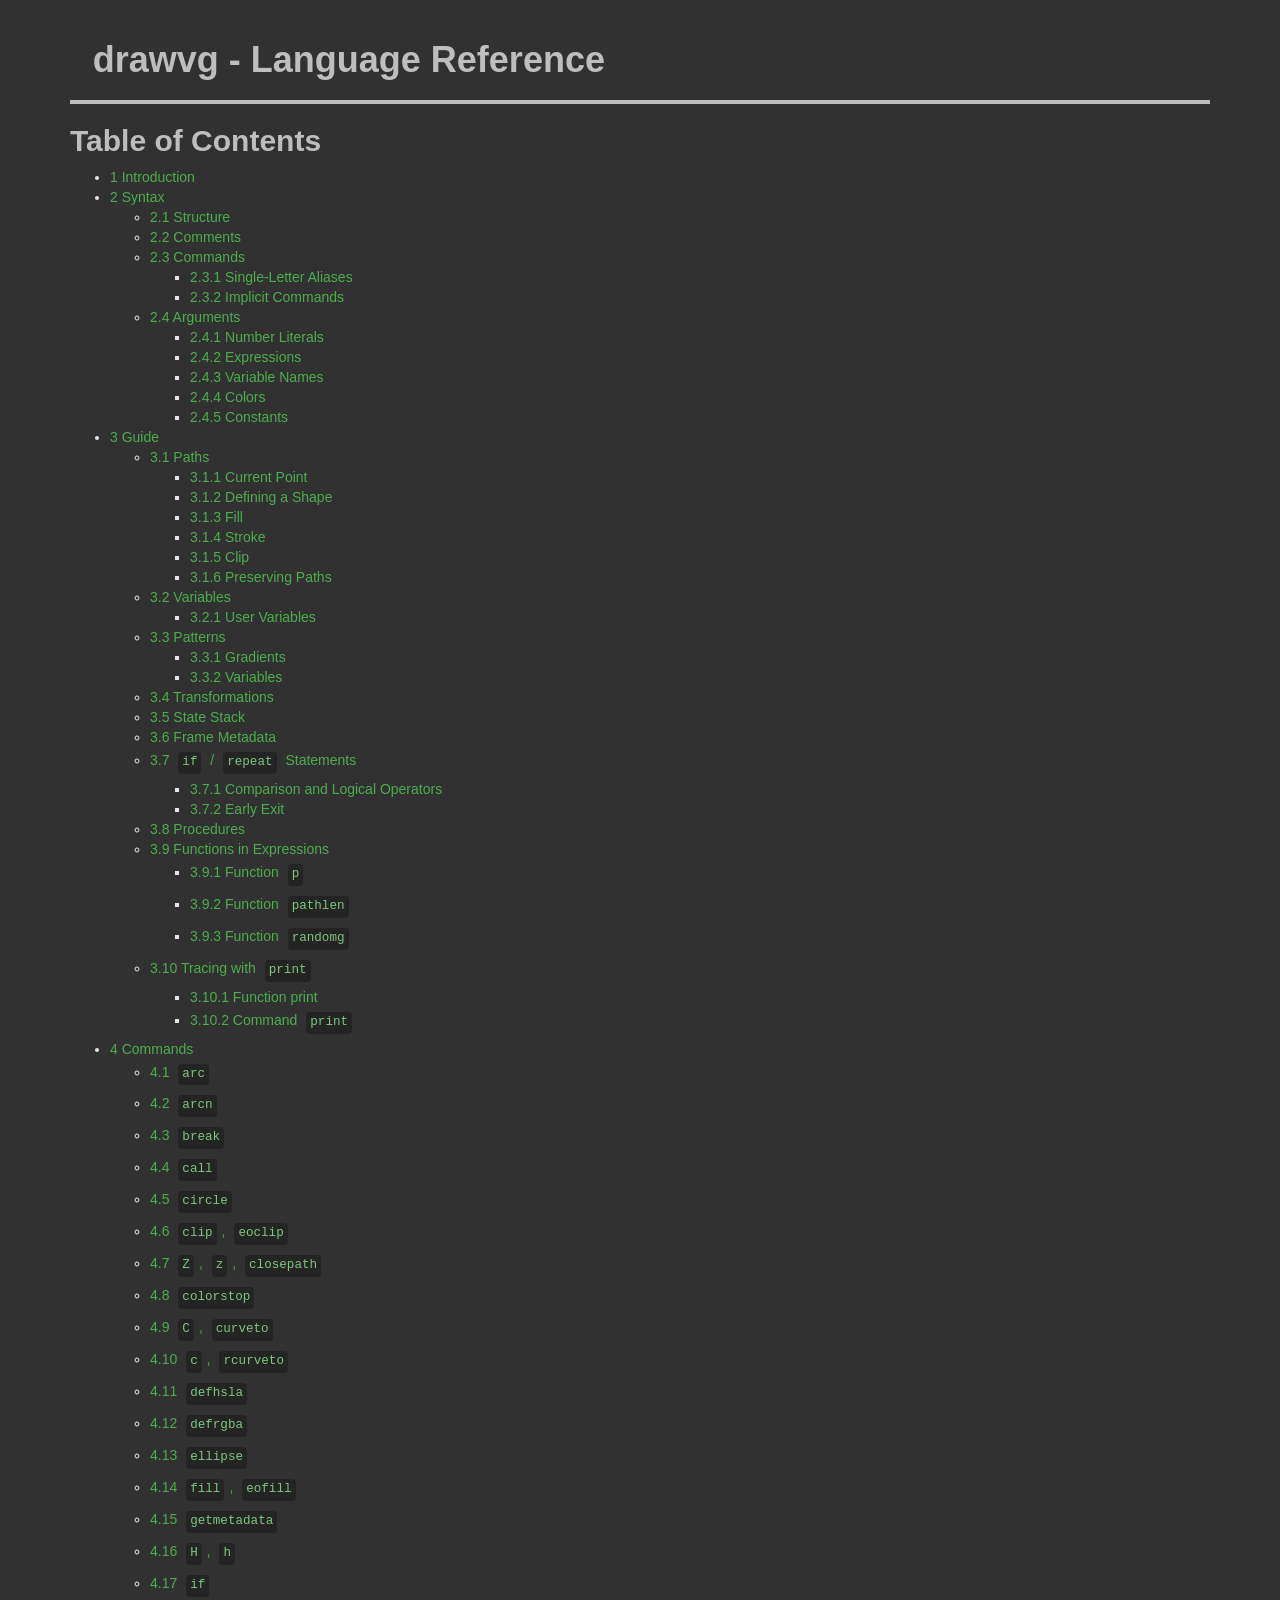
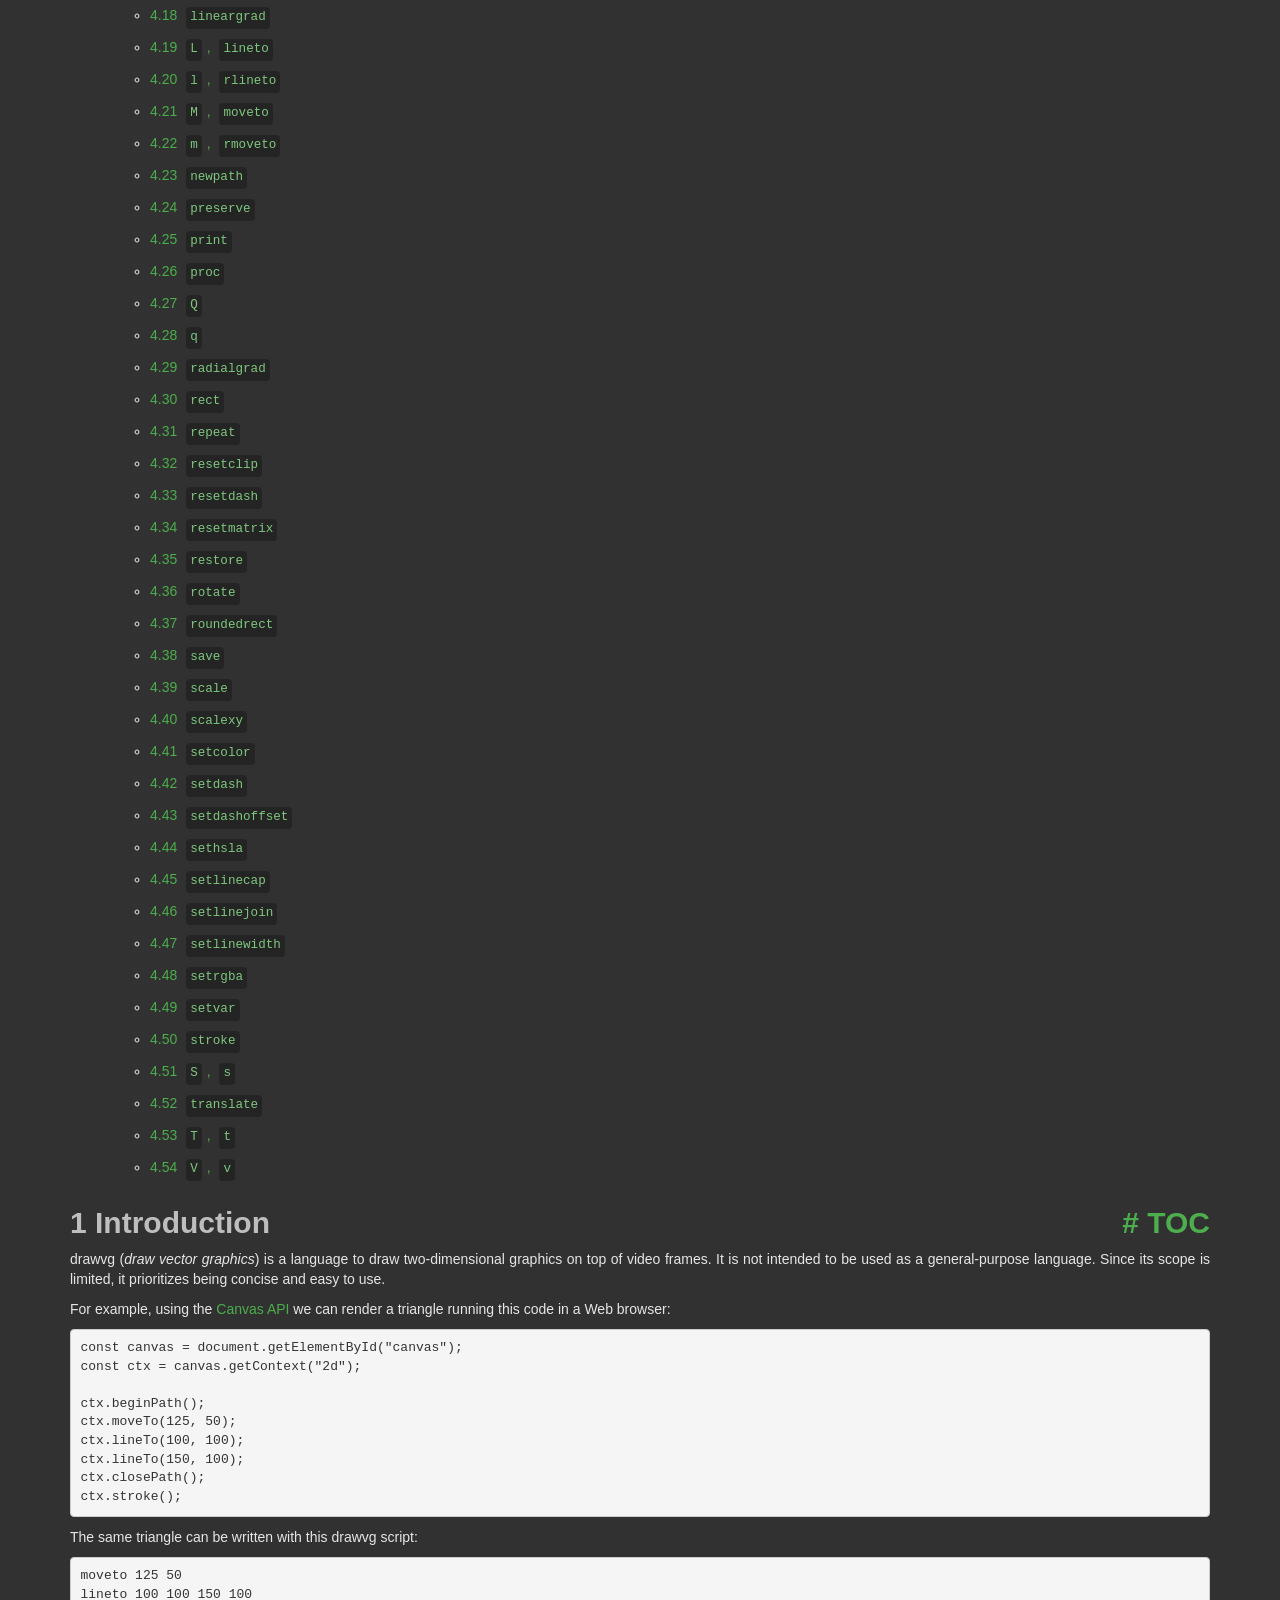
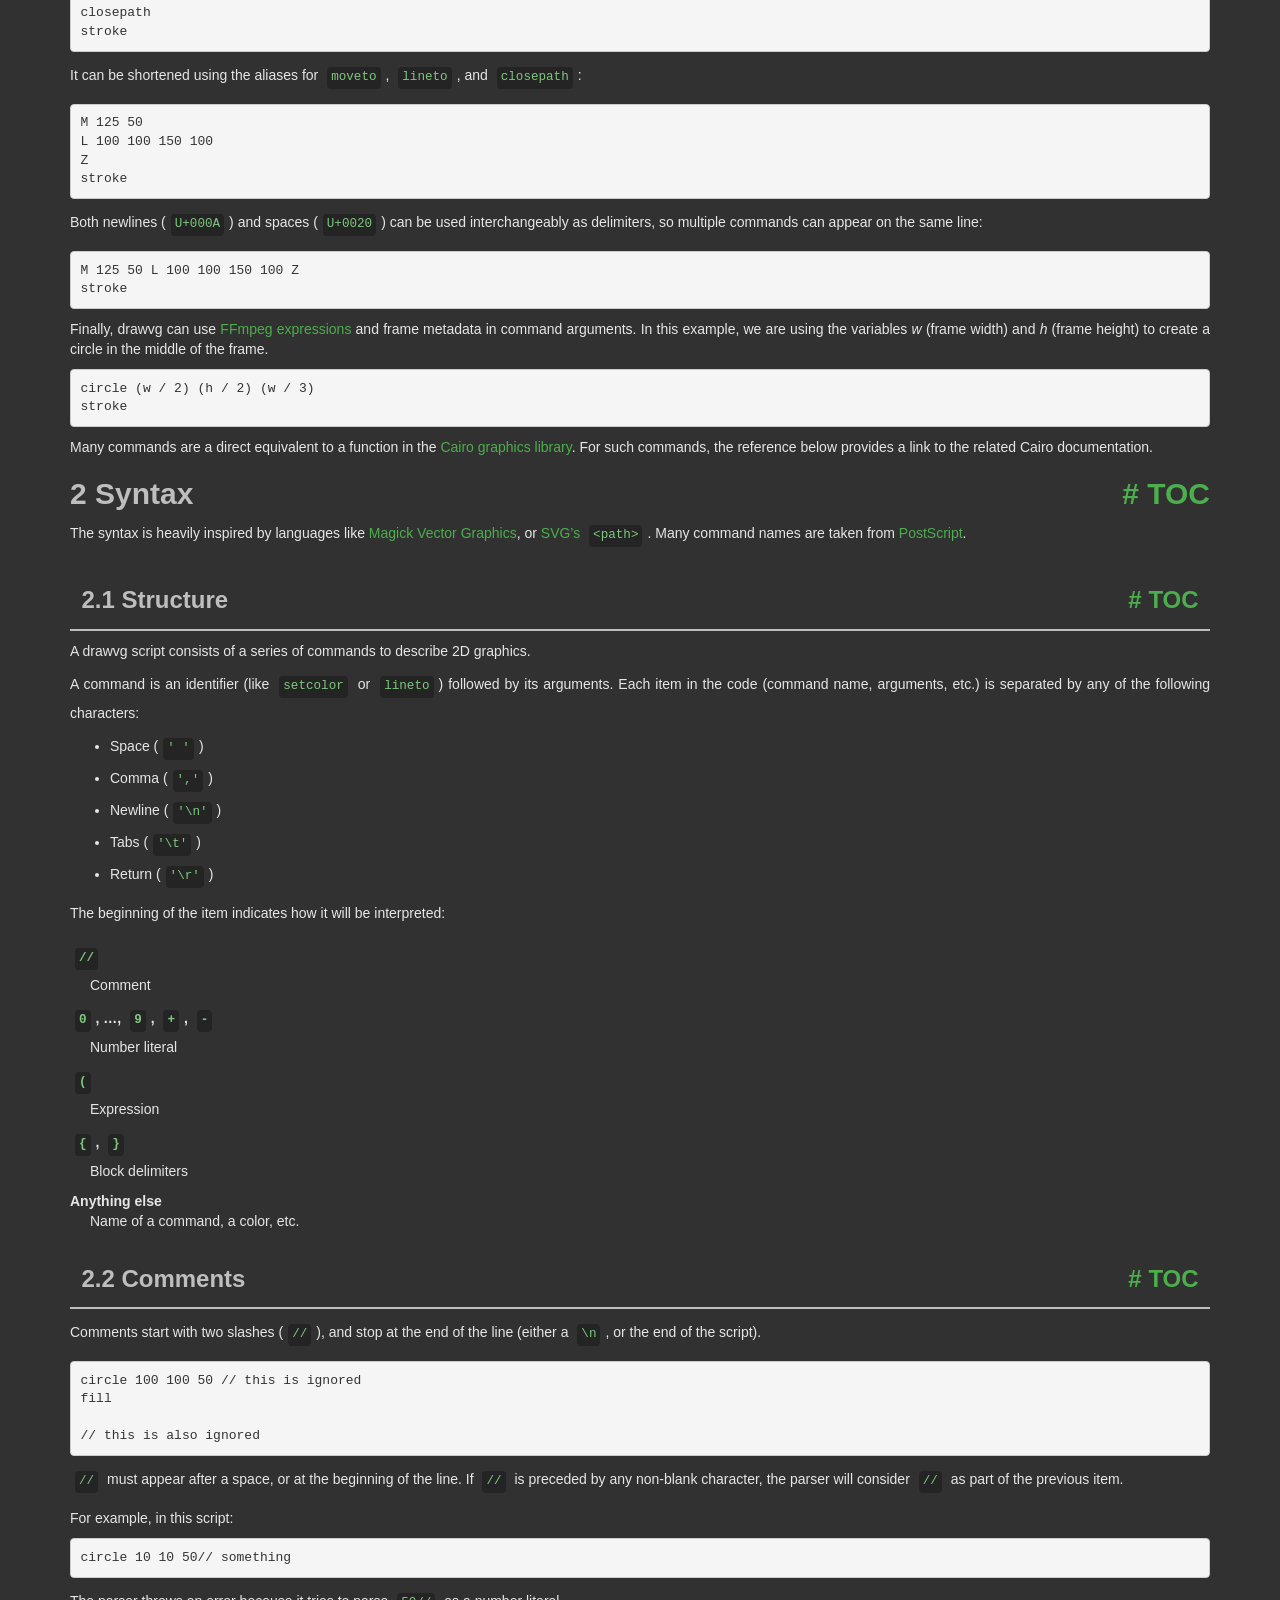
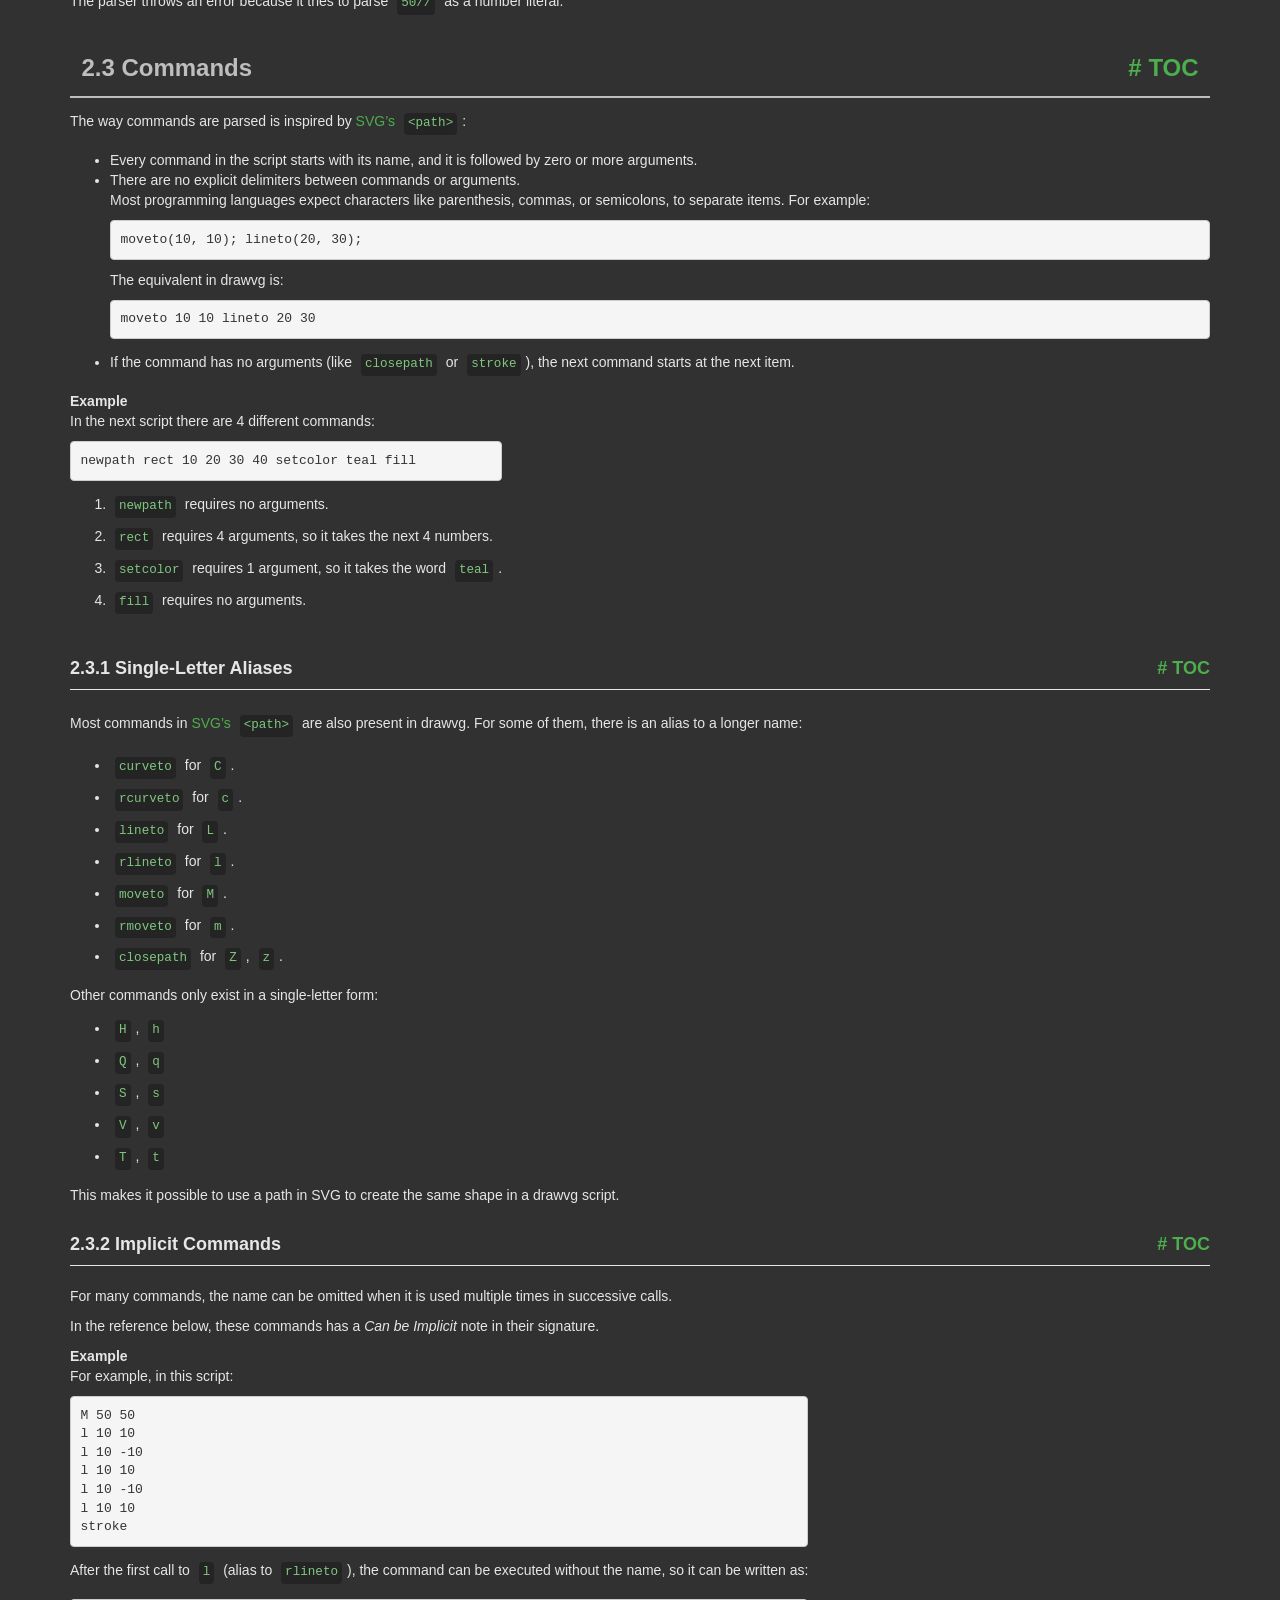
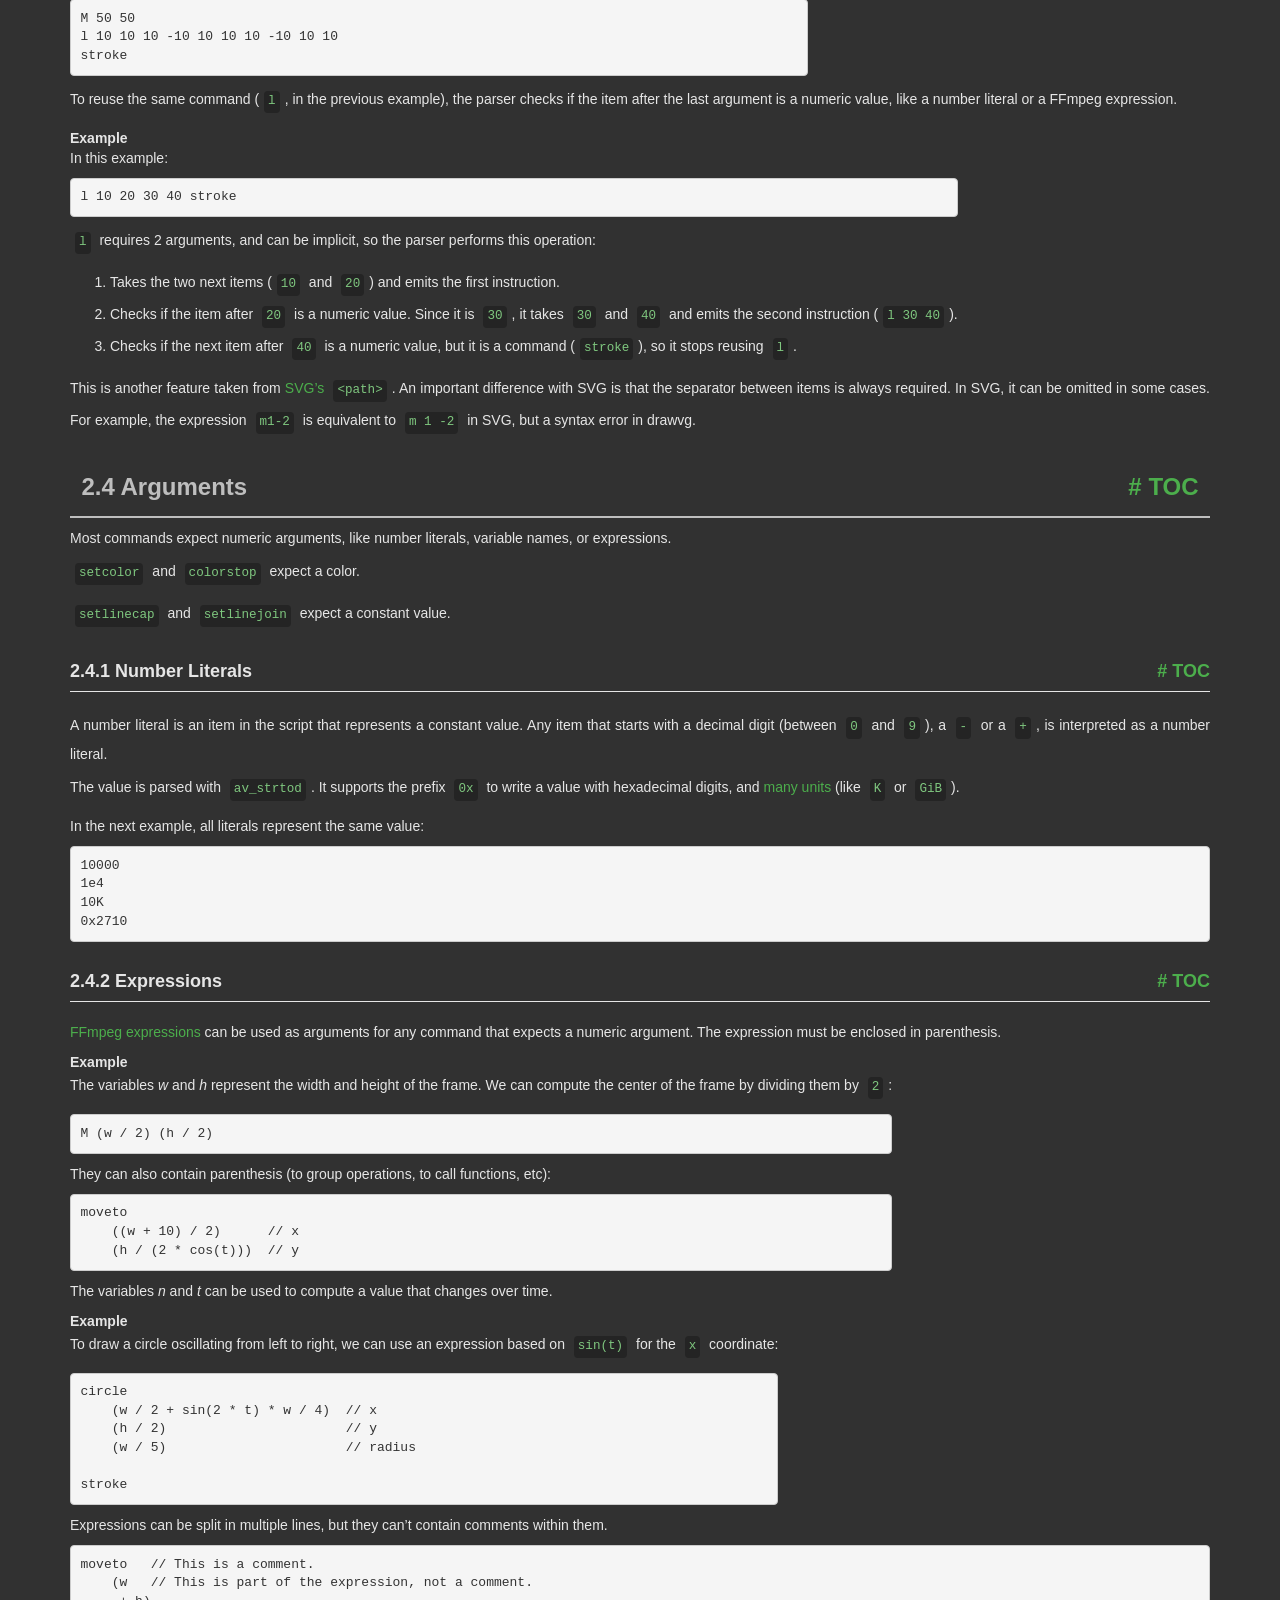
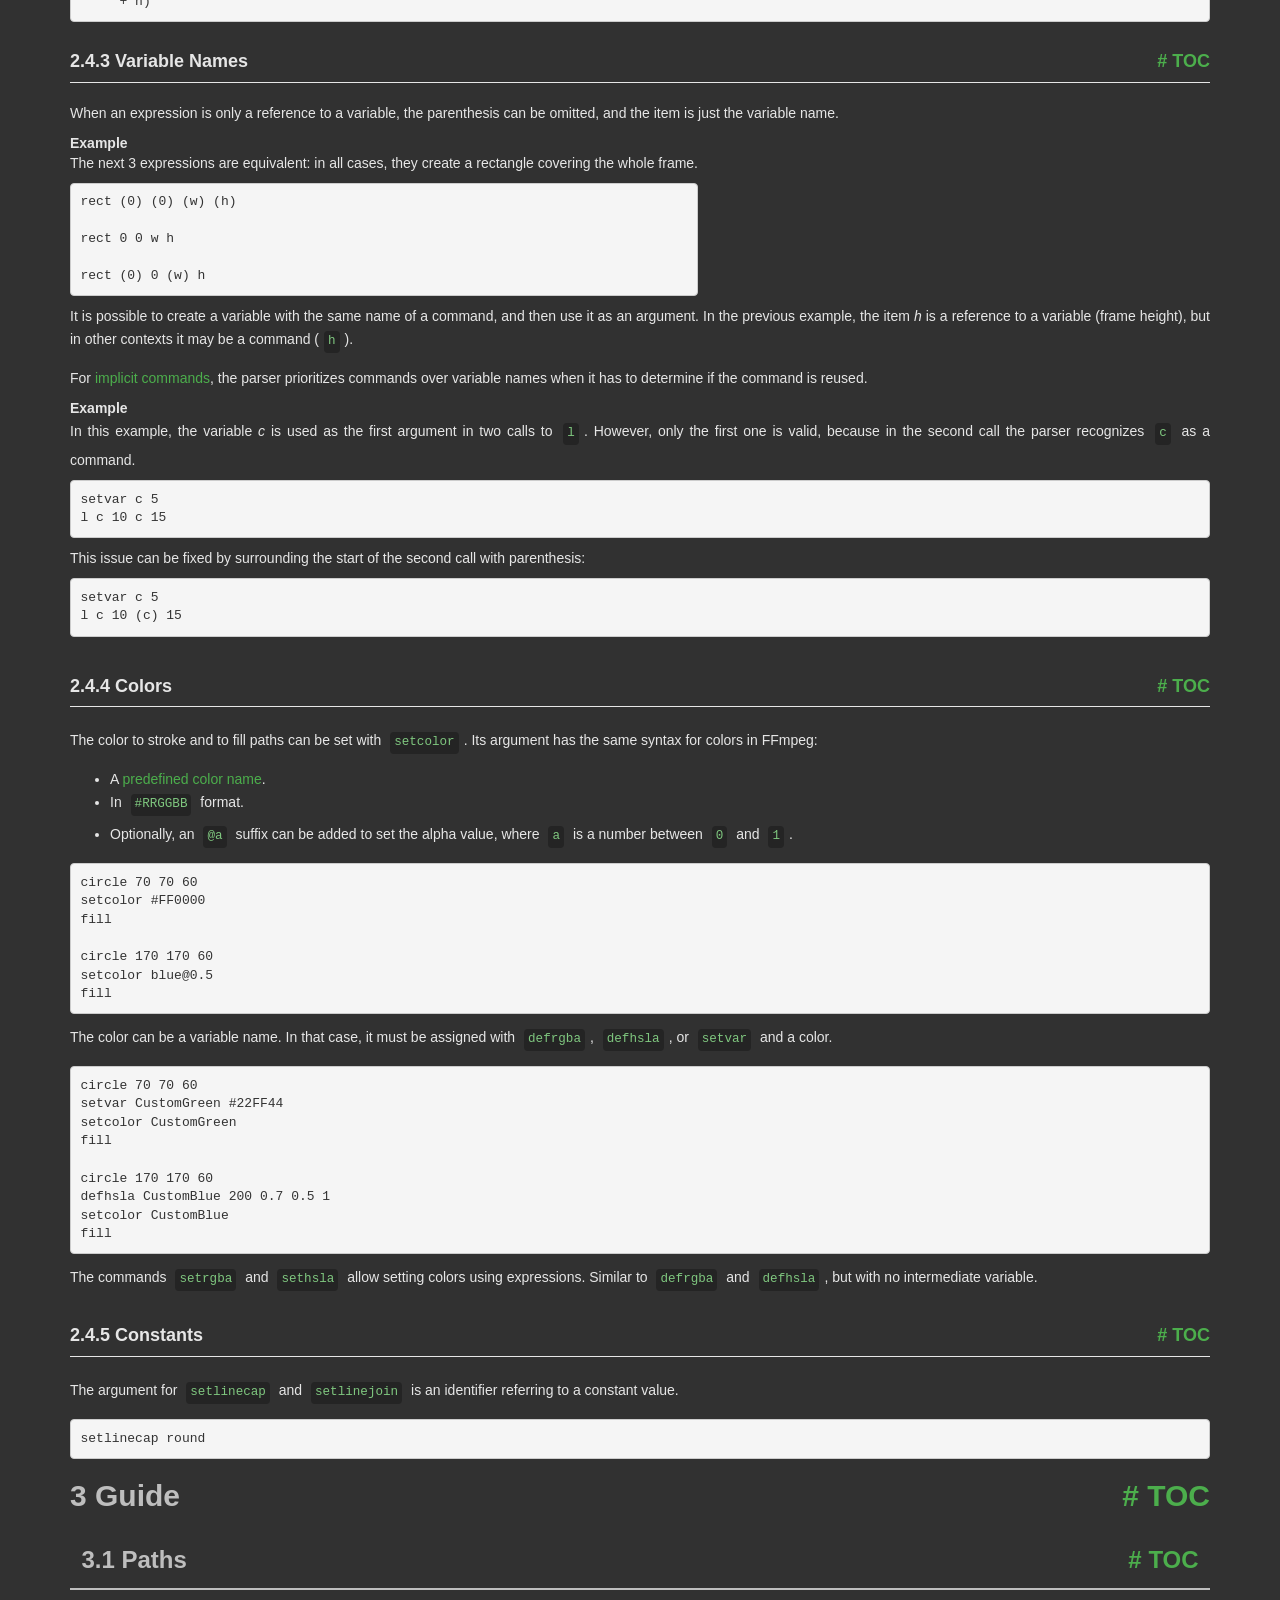
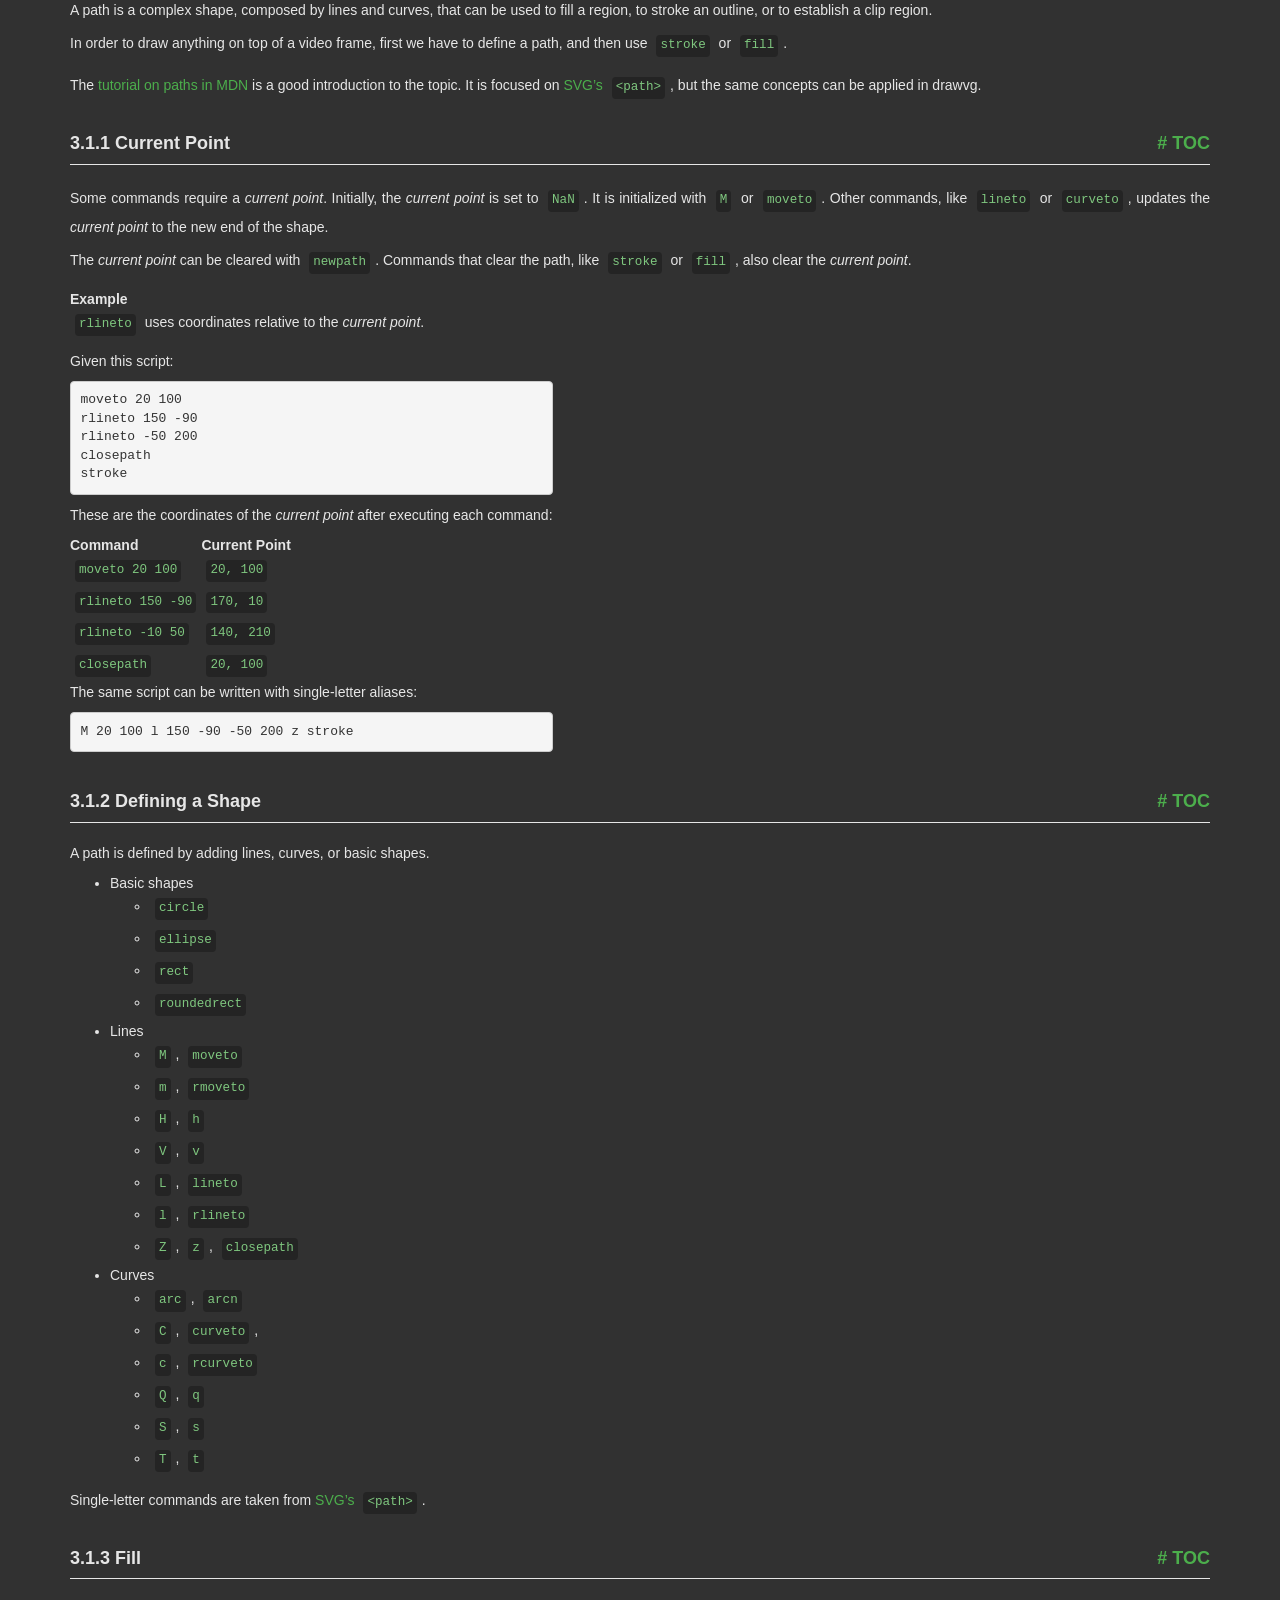
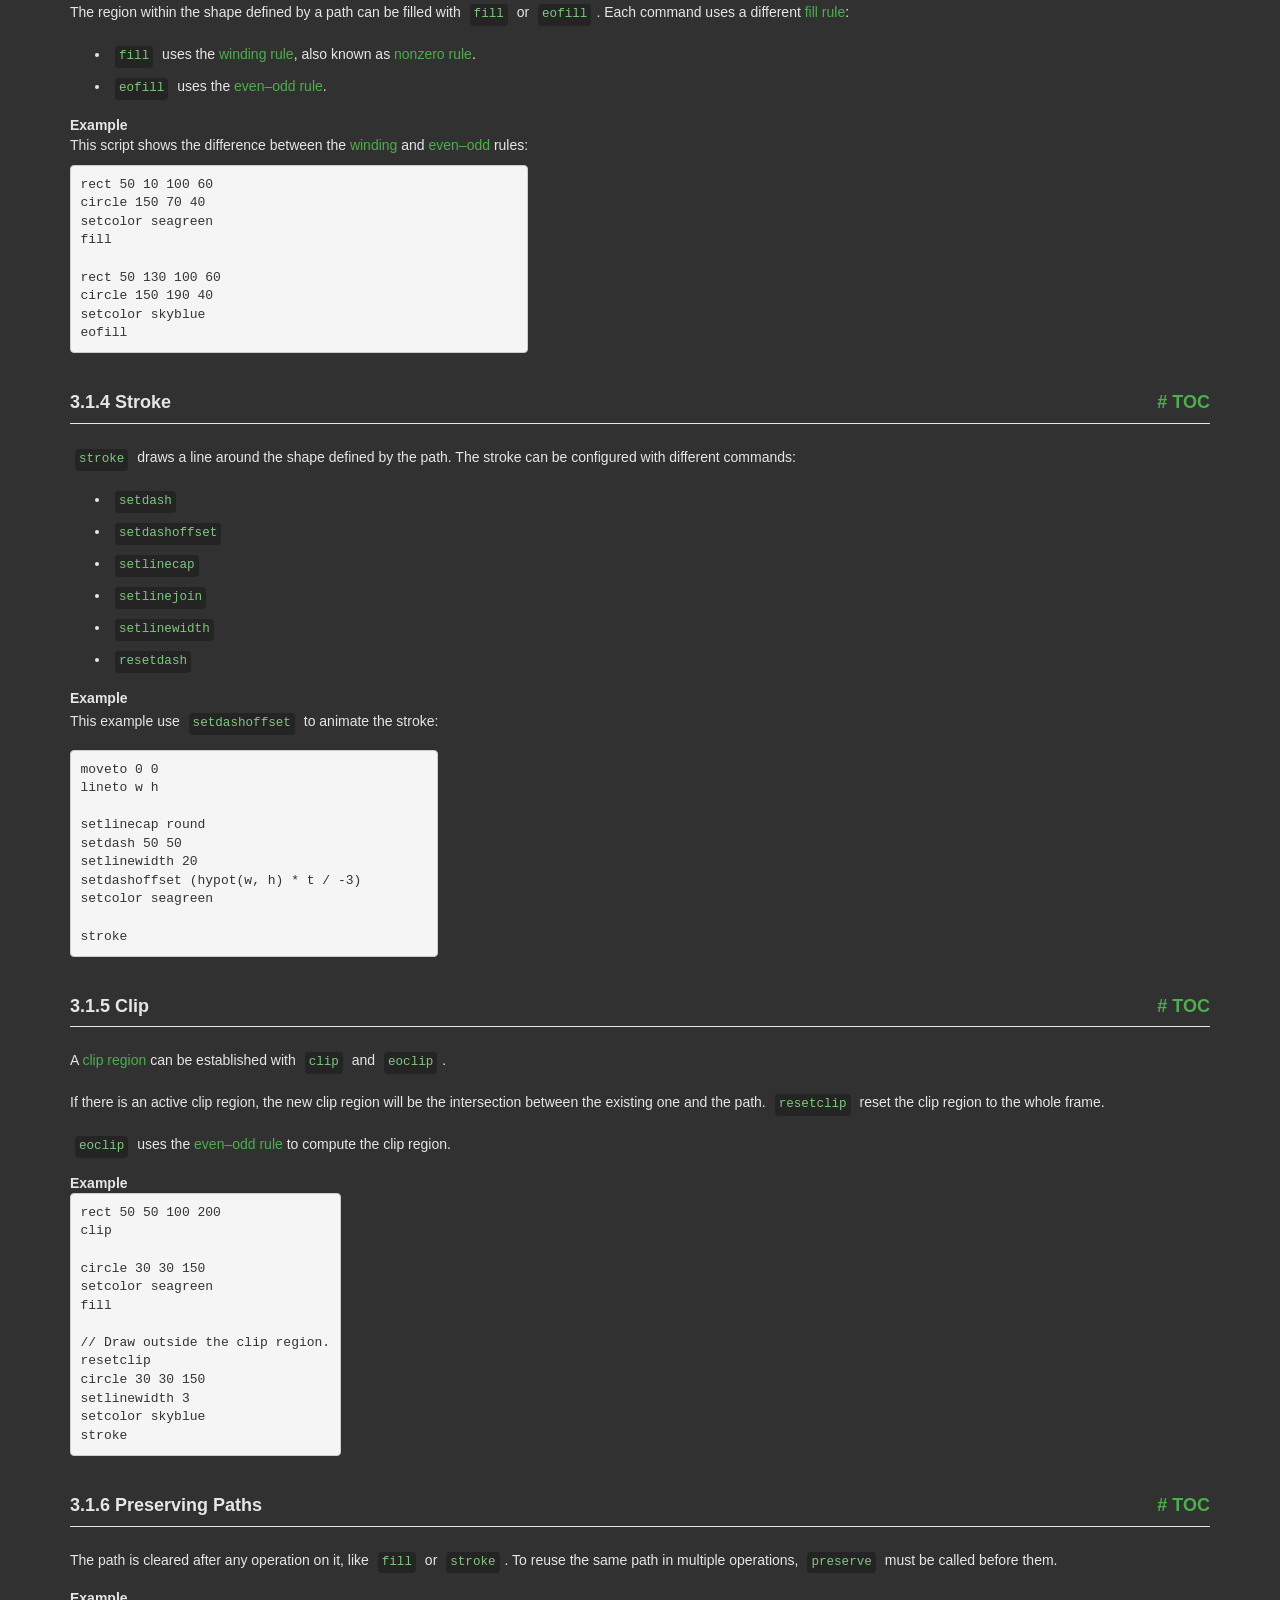
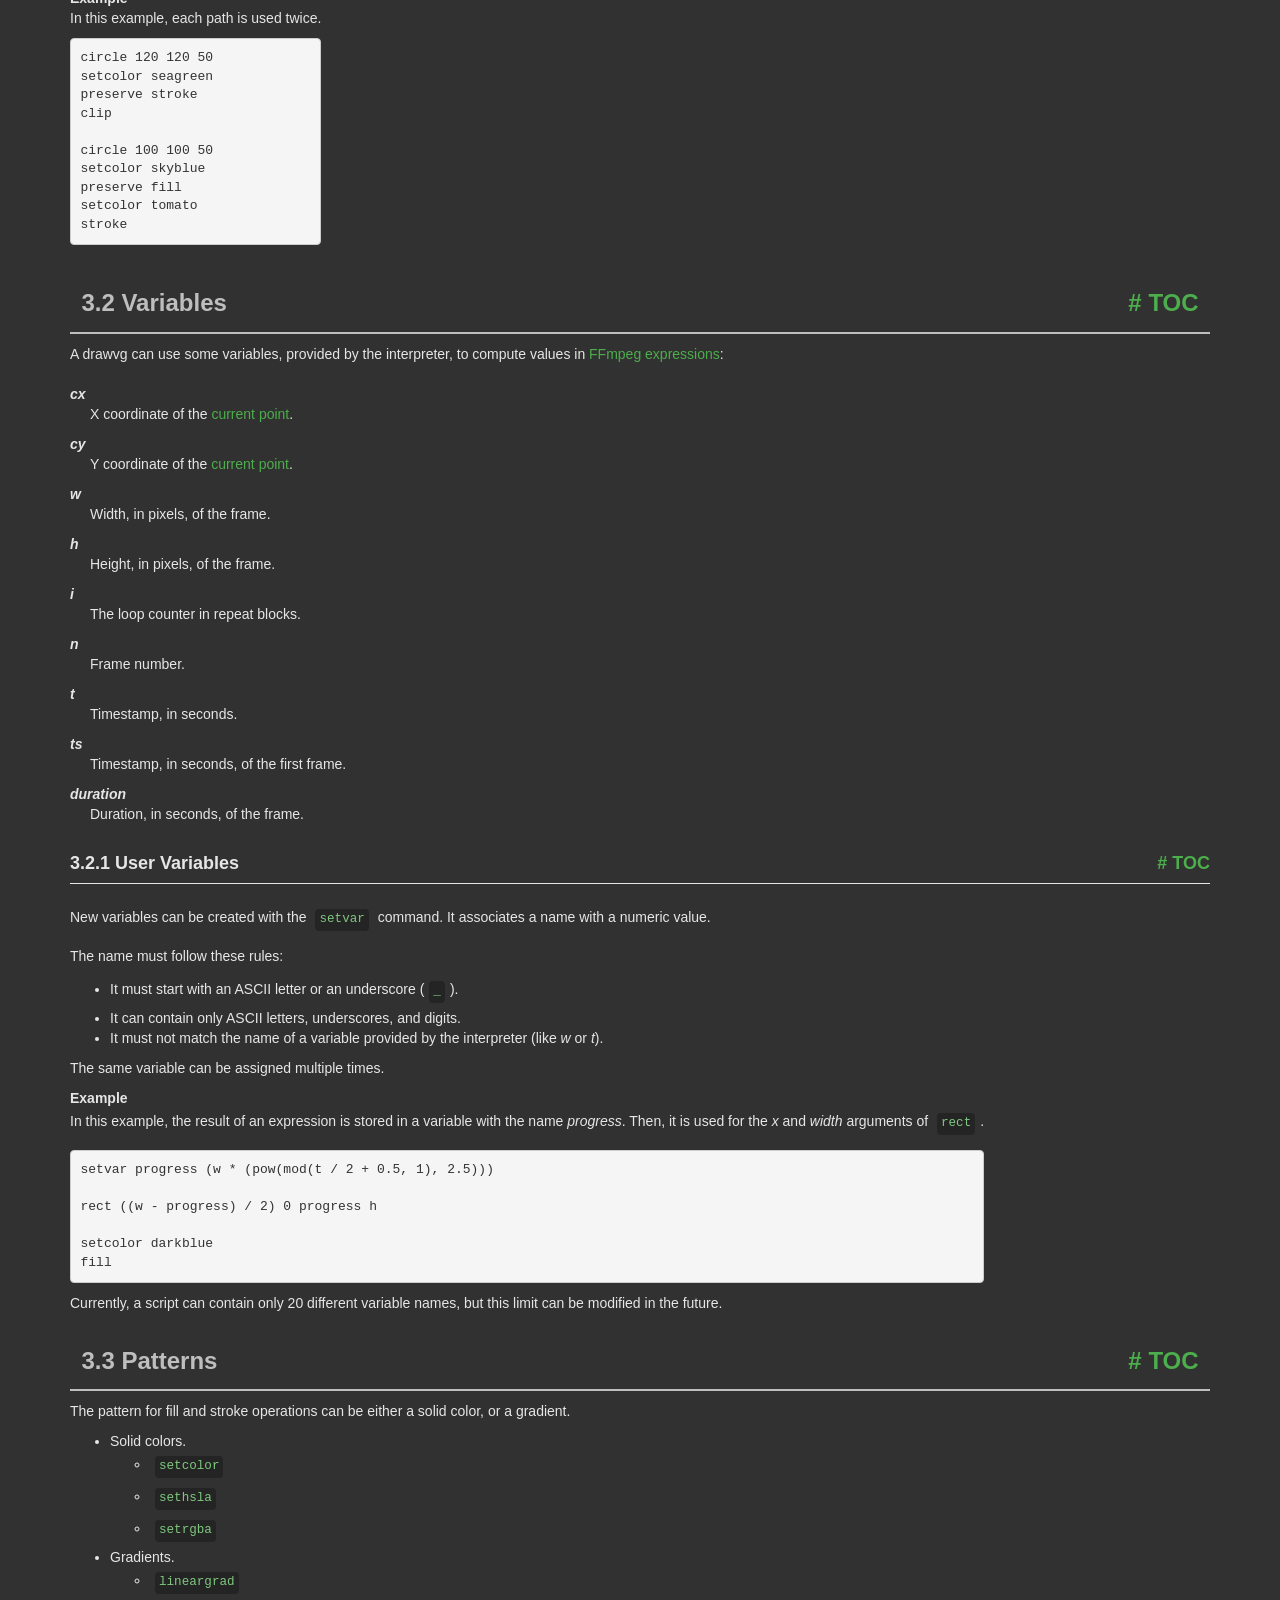
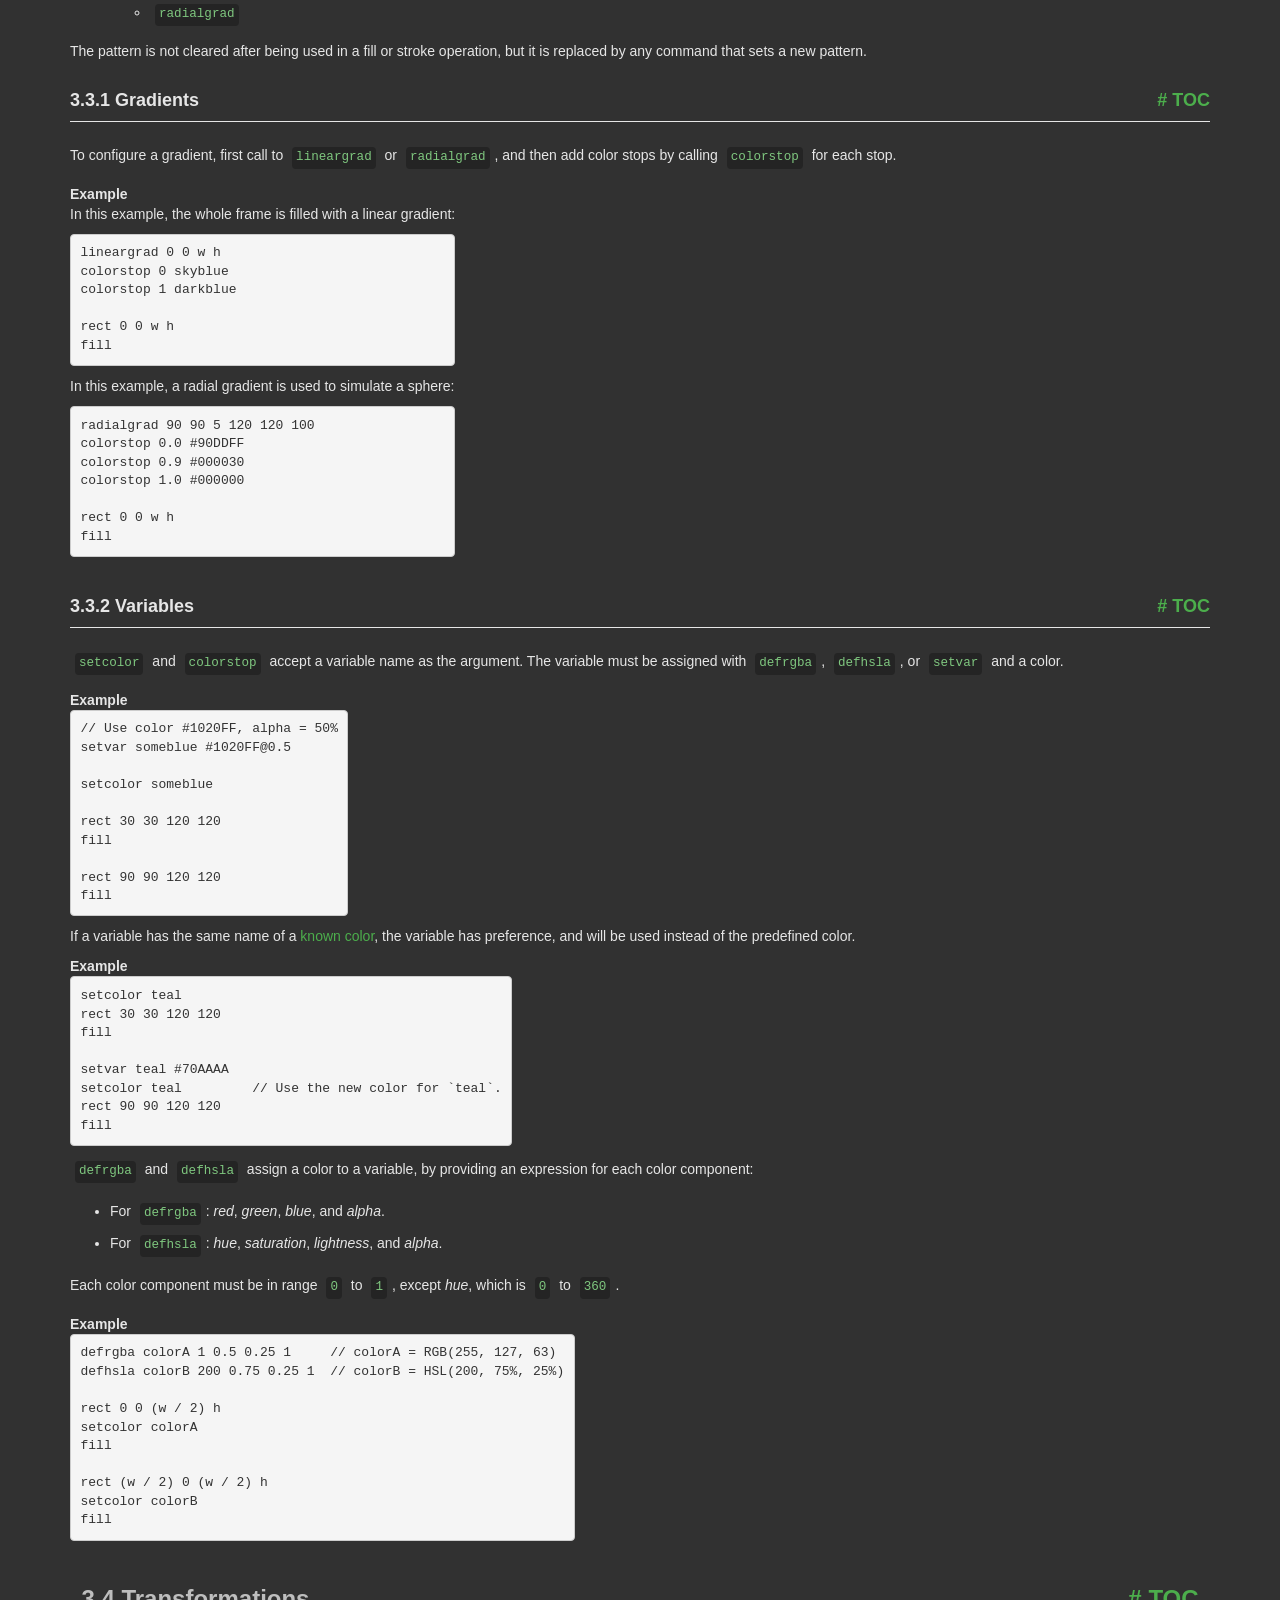
<file: third_party/ffmpeg/doc/drawvg-reference.html>
<!DOCTYPE html PUBLIC "-//W3C//DTD HTML 4.01 Transitional//EN" "http://www.w3.org/TR/html4/loose.dtd">
<html>
<!-- Created by GNU Texinfo 7.2, https://www.gnu.org/software/texinfo/ -->
  <head>
    <meta charset="utf-8">
    <title>
      drawvg - Language Reference
    </title>
    <meta name="viewport" content="width=device-width,initial-scale=1.0">
    <link rel="stylesheet" type="text/css" href="bootstrap.min.css">
    <link rel="stylesheet" type="text/css" href="style.min.css">
  </head>
  <body>
    <div class="container">
      <h1>
      drawvg - Language Reference
      </h1>


<a name="SEC_Top"></a>

<div class="region-contents" id="SEC_Contents">
<h2 class="contents-heading">Table of Contents</h2>

<div class="contents">

<ul class="toc-numbered-mark">
  <li><a id="toc-Introduction" href="#Introduction">1 Introduction</a></li>
  <li><a id="toc-Syntax" href="#Syntax">2 Syntax</a>
  <ul class="toc-numbered-mark">
    <li><a id="toc-Structure" href="#Structure">2.1 Structure</a></li>
    <li><a id="toc-Comments" href="#Comments">2.2 Comments</a></li>
    <li><a id="toc-Commands" href="#Commands">2.3 Commands</a>
    <ul class="toc-numbered-mark">
      <li><a id="toc-Single_002dLetter-Aliases" href="#Single_002dLetter-Aliases">2.3.1 Single-Letter Aliases</a></li>
      <li><a id="toc-Implicit-Commands" href="#Implicit-Commands">2.3.2 Implicit Commands</a></li>
    </ul></li>
    <li><a id="toc-Arguments" href="#Arguments">2.4 Arguments</a>
    <ul class="toc-numbered-mark">
      <li><a id="toc-Number-Literals" href="#Number-Literals">2.4.1 Number Literals</a></li>
      <li><a id="toc-Expressions" href="#Expressions">2.4.2 Expressions</a></li>
      <li><a id="toc-Variable-Names" href="#Variable-Names">2.4.3 Variable Names</a></li>
      <li><a id="toc-Colors" href="#Colors-1">2.4.4 Colors</a></li>
      <li><a id="toc-Constants" href="#Constants">2.4.5 Constants</a></li>
    </ul></li>
  </ul></li>
  <li><a id="toc-Guide" href="#Guide">3 Guide</a>
  <ul class="toc-numbered-mark">
    <li><a id="toc-Paths" href="#Paths">3.1 Paths</a>
    <ul class="toc-numbered-mark">
      <li><a id="toc-Current-Point" href="#Current-Point">3.1.1 Current Point</a></li>
      <li><a id="toc-Defining-a-Shape" href="#Defining-a-Shape">3.1.2 Defining a Shape</a></li>
      <li><a id="toc-Fill" href="#Fill">3.1.3 Fill</a></li>
      <li><a id="toc-Stroke" href="#Stroke">3.1.4 Stroke</a></li>
      <li><a id="toc-Clip" href="#Clip">3.1.5 Clip</a></li>
      <li><a id="toc-Preserving-Paths" href="#Preserving-Paths">3.1.6 Preserving Paths</a></li>
    </ul></li>
    <li><a id="toc-Variables" href="#Variables">3.2 Variables</a>
    <ul class="toc-numbered-mark">
      <li><a id="toc-User-Variables" href="#User-Variables-1">3.2.1 User Variables</a></li>
    </ul></li>
    <li><a id="toc-Patterns" href="#Patterns">3.3 Patterns</a>
    <ul class="toc-numbered-mark">
      <li><a id="toc-Gradients" href="#Gradients">3.3.1 Gradients</a></li>
      <li><a id="toc-Variables-1" href="#Variables-1">3.3.2 Variables</a></li>
    </ul></li>
    <li><a id="toc-Transformations" href="#Transformations">3.4 Transformations</a></li>
    <li><a id="toc-State-Stack" href="#State-Stack-1">3.5 State Stack</a></li>
    <li><a id="toc-Frame-Metadata" href="#Frame-Metadata-1">3.6 Frame Metadata</a></li>
    <li><a id="toc-if-_002f-repeat-Statements" href="#if-_002f-repeat-Statements">3.7 <code class="code">if</code> / <code class="code">repeat</code> Statements</a>
    <ul class="toc-numbered-mark">
      <li><a id="toc-Comparison-and-Logical-Operators" href="#Comparison-and-Logical-Operators">3.7.1 Comparison and Logical Operators</a></li>
      <li><a id="toc-Early-Exit" href="#Early-Exit">3.7.2 Early Exit</a></li>
    </ul></li>
    <li><a id="toc-Procedures" href="#Procedures-1">3.8 Procedures</a></li>
    <li><a id="toc-Functions-in-Expressions" href="#Functions-in-Expressions">3.9 Functions in Expressions</a>
    <ul class="toc-numbered-mark">
      <li><a id="toc-Function-p" href="#Function-p">3.9.1 Function <code class="code">p</code></a></li>
      <li><a id="toc-Function-pathlen" href="#Function-pathlen">3.9.2 Function <code class="code">pathlen</code></a></li>
      <li><a id="toc-Function-randomg" href="#Function-randomg">3.9.3 Function <code class="code">randomg</code></a></li>
    </ul></li>
    <li><a id="toc-Tracing-with-print" href="#Tracing-with-print">3.10 Tracing with <code class="code">print</code></a>
    <ul class="toc-numbered-mark">
      <li><a id="toc-Function-print" href="#Function-print">3.10.1 Function print</a></li>
      <li><a id="toc-Command-print" href="#Command-print-1">3.10.2 Command <code class="code">print</code></a></li>
    </ul></li>
  </ul></li>
  <li><a id="toc-Commands-1" href="#Commands-1">4 Commands</a>
  <ul class="toc-numbered-mark">
    <li><a id="toc-arc" href="#arc">4.1 <code class="code">arc</code></a></li>
    <li><a id="toc-arcn" href="#arcn">4.2 <code class="code">arcn</code></a></li>
    <li><a id="toc-break" href="#break">4.3 <code class="code">break</code></a></li>
    <li><a id="toc-call" href="#call">4.4 <code class="code">call</code></a></li>
    <li><a id="toc-circle" href="#circle">4.5 <code class="code">circle</code></a></li>
    <li><a id="toc-clip_002c-eoclip" href="#clip_002c-eoclip">4.6 <code class="code">clip</code>, <code class="code">eoclip</code></a></li>
    <li><a id="toc-Z_002c-z_002c-closepath" href="#Z_002c-z_002c-closepath">4.7 <code class="code">Z</code>, <code class="code">z</code>, <code class="code">closepath</code></a></li>
    <li><a id="toc-colorstop" href="#colorstop">4.8 <code class="code">colorstop</code></a></li>
    <li><a id="toc-C_002c-curveto" href="#C_002c-curveto">4.9 <code class="code">C</code>, <code class="code">curveto</code></a></li>
    <li><a id="toc-c_002c-rcurveto" href="#c_002c-rcurveto">4.10 <code class="code">c</code>, <code class="code">rcurveto</code></a></li>
    <li><a id="toc-defhsla" href="#defhsla">4.11 <code class="code">defhsla</code></a></li>
    <li><a id="toc-defrgba" href="#defrgba">4.12 <code class="code">defrgba</code></a></li>
    <li><a id="toc-ellipse" href="#ellipse">4.13 <code class="code">ellipse</code></a></li>
    <li><a id="toc-fill_002c-eofill" href="#fill_002c-eofill">4.14 <code class="code">fill</code>, <code class="code">eofill</code></a></li>
    <li><a id="toc-getmetadata" href="#getmetadata">4.15 <code class="code">getmetadata</code></a></li>
    <li><a id="toc-H_002c-h" href="#H_002c-h">4.16 <code class="code">H</code>, <code class="code">h</code></a></li>
    <li><a id="toc-if" href="#if">4.17 <code class="code">if</code></a></li>
    <li><a id="toc-lineargrad" href="#lineargrad">4.18 <code class="code">lineargrad</code></a></li>
    <li><a id="toc-L_002c-lineto" href="#L_002c-lineto">4.19 <code class="code">L</code>, <code class="code">lineto</code></a></li>
    <li><a id="toc-l_002c-rlineto" href="#l_002c-rlineto">4.20 <code class="code">l</code>, <code class="code">rlineto</code></a></li>
    <li><a id="toc-M_002c-moveto" href="#M_002c-moveto">4.21 <code class="code">M</code>, <code class="code">moveto</code></a></li>
    <li><a id="toc-m_002c-rmoveto" href="#m_002c-rmoveto">4.22 <code class="code">m</code>, <code class="code">rmoveto</code></a></li>
    <li><a id="toc-newpath" href="#newpath">4.23 <code class="code">newpath</code></a></li>
    <li><a id="toc-preserve" href="#preserve">4.24 <code class="code">preserve</code></a></li>
    <li><a id="toc-print" href="#print">4.25 <code class="code">print</code></a></li>
    <li><a id="toc-proc" href="#proc">4.26 <code class="code">proc</code></a></li>
    <li><a id="toc-Q" href="#Q">4.27 <code class="code">Q</code></a></li>
    <li><a id="toc-q" href="#q">4.28 <code class="code">q</code></a></li>
    <li><a id="toc-radialgrad" href="#radialgrad">4.29 <code class="code">radialgrad</code></a></li>
    <li><a id="toc-rect" href="#rect">4.30 <code class="code">rect</code></a></li>
    <li><a id="toc-repeat" href="#repeat">4.31 <code class="code">repeat</code></a></li>
    <li><a id="toc-resetclip" href="#resetclip">4.32 <code class="code">resetclip</code></a></li>
    <li><a id="toc-resetdash" href="#resetdash">4.33 <code class="code">resetdash</code></a></li>
    <li><a id="toc-resetmatrix" href="#resetmatrix">4.34 <code class="code">resetmatrix</code></a></li>
    <li><a id="toc-restore" href="#restore">4.35 <code class="code">restore</code></a></li>
    <li><a id="toc-rotate" href="#rotate">4.36 <code class="code">rotate</code></a></li>
    <li><a id="toc-roundedrect" href="#roundedrect">4.37 <code class="code">roundedrect</code></a></li>
    <li><a id="toc-save" href="#save">4.38 <code class="code">save</code></a></li>
    <li><a id="toc-scale" href="#scale">4.39 <code class="code">scale</code></a></li>
    <li><a id="toc-scalexy" href="#scalexy">4.40 <code class="code">scalexy</code></a></li>
    <li><a id="toc-setcolor" href="#setcolor">4.41 <code class="code">setcolor</code></a></li>
    <li><a id="toc-setdash" href="#setdash">4.42 <code class="code">setdash</code></a></li>
    <li><a id="toc-setdashoffset" href="#setdashoffset">4.43 <code class="code">setdashoffset</code></a></li>
    <li><a id="toc-sethsla" href="#sethsla">4.44 <code class="code">sethsla</code></a></li>
    <li><a id="toc-setlinecap" href="#setlinecap">4.45 <code class="code">setlinecap</code></a></li>
    <li><a id="toc-setlinejoin" href="#setlinejoin">4.46 <code class="code">setlinejoin</code></a></li>
    <li><a id="toc-setlinewidth" href="#setlinewidth">4.47 <code class="code">setlinewidth</code></a></li>
    <li><a id="toc-setrgba" href="#setrgba">4.48 <code class="code">setrgba</code></a></li>
    <li><a id="toc-setvar" href="#setvar">4.49 <code class="code">setvar</code></a></li>
    <li><a id="toc-stroke" href="#stroke">4.50 <code class="code">stroke</code></a></li>
    <li><a id="toc-S_002c-s" href="#S_002c-s">4.51 <code class="code">S</code>, <code class="code">s</code></a></li>
    <li><a id="toc-translate" href="#translate">4.52 <code class="code">translate</code></a></li>
    <li><a id="toc-T_002c-t" href="#T_002c-t">4.53 <code class="code">T</code>, <code class="code">t</code></a></li>
    <li><a id="toc-V_002c-v" href="#V_002c-v">4.54 <code class="code">V</code>, <code class="code">v</code></a></li>
  </ul></li>
</ul>
</div>
</div>



<a name="Introduction"></a>
<h2 class="chapter">1 Introduction<span class="pull-right"><a class="anchor hidden-xs" href="#Introduction" aria-hidden="true">#</a> <a class="anchor hidden-xs"href="#toc-Introduction" aria-hidden="true">TOC</a></span></h2>

<p>drawvg (<em class="emph">draw vector graphics</em>) is a language to draw
two-dimensional graphics on top of video frames. It is not intended to
be used as a general-purpose language. Since its scope is limited, it
prioritizes being concise and easy to use.
</p>
<p>For example, using the
<a class="uref" href="https://developer.mozilla.org/en-US/docs/Web/API/Canvas_API">Canvas
API</a> we can render a triangle running this code in a Web browser:
</p>
<div class="example">
<pre class="example-preformatted">const canvas = document.getElementById(&quot;canvas&quot;);
const ctx = canvas.getContext(&quot;2d&quot;);

ctx.beginPath();
ctx.moveTo(125, 50);
ctx.lineTo(100, 100);
ctx.lineTo(150, 100);
ctx.closePath();
ctx.stroke();
</pre></div>

<p>The same triangle can be written with this drawvg script:
</p>
<div class="example">
<pre class="example-preformatted">moveto 125 50
lineto 100 100 150 100
closepath
stroke
</pre></div>

<p>It can be shortened using the aliases for <a class="ref" href="#cmd_005fmoveto"><code class="code">moveto</code></a>, <a class="ref" href="#cmd_005flineto"><code class="code">lineto</code></a>,
and <a class="ref" href="#cmd_005fclosepath"><code class="code">closepath</code></a>:
</p>
<div class="example">
<pre class="example-preformatted">M 125 50
L 100 100 150 100
Z
stroke
</pre></div>

<p>Both newlines (<code class="code">U+000A</code>) and spaces (<code class="code">U+0020</code>) can be used
interchangeably as delimiters, so multiple commands can appear on the
same line:
</p>
<div class="example">
<pre class="example-preformatted">M 125 50 L 100 100 150 100 Z
stroke
</pre></div>


<p>Finally, drawvg can use <a data-manual="ffmpeg-utils" href="./ffmpeg-utils.html#Expression-Evaluation">FFmpeg expressions</a> and frame metadata in command arguments. In
this example, we are using the variables <var class="var">w</var> (frame width) and <var class="var">h</var>
(frame height) to create a circle in the middle of the frame.
</p>
<div class="example">
<pre class="example-preformatted">circle (w / 2) (h / 2) (w / 3)
stroke
</pre></div>

<p>Many commands are a direct equivalent to a function in the
<a class="uref" href="https://www.cairographics.org/">Cairo graphics library</a>. For such
commands, the reference below provides a link to the related Cairo
documentation.
</p>
<a name="Syntax"></a>
<h2 class="chapter">2 Syntax<span class="pull-right"><a class="anchor hidden-xs" href="#Syntax" aria-hidden="true">#</a> <a class="anchor hidden-xs"href="#toc-Syntax" aria-hidden="true">TOC</a></span></h2>


<p>The syntax is heavily inspired by languages like
<a class="uref" href="https://imagemagick.org/script/magick-vector-graphics.php">Magick
Vector Graphics</a>, or <a class="uref" href="https://developer.mozilla.org/en-US/docs/Web/SVG/Reference/Element/path">SVG&rsquo;s <code class="code">&lt;path&gt;</code></a>. Many command names are taken from
<a class="uref" href="https://en.wikipedia.org/wiki/PostScript">PostScript</a>.
</p>
<a name="Structure"></a>
<h3 class="section">2.1 Structure<span class="pull-right"><a class="anchor hidden-xs" href="#Structure" aria-hidden="true">#</a> <a class="anchor hidden-xs"href="#toc-Structure" aria-hidden="true">TOC</a></span></h3>

<p>A drawvg script consists of a series of commands to describe 2D
graphics.
</p>
<p>A command is an identifier (like <a class="ref" href="#cmd_005fsetcolor"><code class="code">setcolor</code></a> or <a class="ref" href="#cmd_005flineto"><code class="code">lineto</code></a>)
followed by its arguments. Each item in the code (command name,
arguments, etc.) is separated by any of the following characters:
</p>
<ul class="itemize mark-bullet">
<li>Space (<code class="code">' '</code>)
</li><li>Comma (<code class="code">','</code>)
</li><li>Newline (<code class="code">'\n'</code>)
</li><li>Tabs (<code class="code">'\t'</code>)
</li><li>Return (<code class="code">'\r'</code>)
</li></ul>

<p>The beginning of the item indicates how it will be interpreted:
</p>
<dl class="table">
<dt><span class="r"><code class="code">//</code></span></dt>
<dd><p>Comment
</p></dd>
<dt><span class="r"><code class="code">0</code>, &hellip;, <code class="code">9</code>, <code class="code">+</code>, <code class="code">-</code></span></dt>
<dd><p>Number literal
</p></dd>
<dt><span class="r"><code class="code">(</code></span></dt>
<dd><p>Expression
</p></dd>
<dt><span class="r"><code class="code">{</code>, <code class="code">}</code></span></dt>
<dd><p>Block delimiters
</p></dd>
<dt><span class="r">Anything else</span></dt>
<dd><p>Name of a command, a color, etc.
</p></dd>
</dl>

<a name="Comments"></a>
<h3 class="section">2.2 Comments<span class="pull-right"><a class="anchor hidden-xs" href="#Comments" aria-hidden="true">#</a> <a class="anchor hidden-xs"href="#toc-Comments" aria-hidden="true">TOC</a></span></h3>

<p>Comments start with two slashes (<code class="code">//</code>), and stop at the end of the
line (either a <code class="code">\n</code>, or the end of the script).
</p>
<div class="example">
<pre class="example-preformatted">circle 100 100 50 // this is ignored
fill

// this is also ignored
</pre></div>

<p><code class="code">//</code> must appear after a space, or at the beginning of the line. If
<code class="code">//</code> is preceded by any non-blank character, the parser will
consider <code class="code">//</code> as part of the previous item.
</p>
<p>For example, in this script:
</p>
<div class="example">
<pre class="example-preformatted">circle 10 10 50// something
</pre></div>

<p>The parser throws an error because it tries to parse <code class="code">50//</code> as a
number literal.
</p>
<a name="Commands"></a>
<h3 class="section">2.3 Commands<span class="pull-right"><a class="anchor hidden-xs" href="#Commands" aria-hidden="true">#</a> <a class="anchor hidden-xs"href="#toc-Commands" aria-hidden="true">TOC</a></span></h3>

<p>The way commands are parsed is inspired by <a class="uref" href="https://developer.mozilla.org/en-US/docs/Web/SVG/Reference/Element/path">SVG&rsquo;s <code class="code">&lt;path&gt;</code></a>:
</p>
<ul class="itemize mark-bullet">
<li>Every command in the script starts with its name, and it is followed by
zero or more arguments.

</li><li>There are no explicit delimiters between commands or arguments.

<p>Most programming languages expect characters like parenthesis, commas,
or semicolons, to separate items. For example:
</p>
<div class="example">
<pre class="example-preformatted">moveto(10, 10); lineto(20, 30);
</pre></div>

<p>The equivalent in drawvg is:
</p>
<div class="example">
<pre class="example-preformatted">moveto 10 10 lineto 20 30
</pre></div>

</li><li>If the command has no arguments (like <a class="ref" href="#cmd_005fclosepath"><code class="code">closepath</code></a> or
<a class="ref" href="#cmd_005fstroke"><code class="code">stroke</code></a>), the next command starts at the next item.

</li></ul>

<table class="cartouche"><tr><th>
Example</th></tr><tr><td>
<p>In the next script there are 4 different commands:
</p>
<div class="example">
<pre class="example-preformatted">newpath rect 10 20 30 40 setcolor teal fill
</pre></div>

<ol class="enumerate">
<li> <a class="ref" href="#cmd_005fnewpath"><code class="code">newpath</code></a> requires no arguments.

</li><li> <a class="ref" href="#cmd_005frect"><code class="code">rect</code></a> requires 4 arguments, so it takes the next 4 numbers.

</li><li> <a class="ref" href="#cmd_005fsetcolor"><code class="code">setcolor</code></a> requires 1 argument, so it takes the word <code class="code">teal</code>.

</li><li> <a class="ref" href="#cmd_005ffill"><code class="code">fill</code></a> requires no arguments.
</li></ol>

</td></tr></table>

<a name="Single_002dLetter-Aliases"></a>
<h4 class="subsection">2.3.1 Single-Letter Aliases<span class="pull-right"><a class="anchor hidden-xs" href="#Single_002dLetter-Aliases" aria-hidden="true">#</a> <a class="anchor hidden-xs"href="#toc-Single_002dLetter-Aliases" aria-hidden="true">TOC</a></span></h4>

<p>Most commands in <a class="uref" href="https://developer.mozilla.org/en-US/docs/Web/SVG/Reference/Element/path">SVG&rsquo;s <code class="code">&lt;path&gt;</code></a> are also present in drawvg. For some of them,
there is an alias to a longer name:
</p>
<ul class="itemize mark-bullet">
<li><a class="ref" href="#cmd_005fcurveto"><code class="code">curveto</code></a> for <a class="ref" href="#cmd_005fC"><code class="code">C</code></a>.
</li><li><a class="ref" href="#cmd_005frcurveto"><code class="code">rcurveto</code></a> for <a class="ref" href="#cmd_005fc"><code class="code">c</code></a>.
</li><li><a class="ref" href="#cmd_005flineto"><code class="code">lineto</code></a> for <a class="ref" href="#cmd_005fL"><code class="code">L</code></a>.
</li><li><a class="ref" href="#cmd_005frlineto"><code class="code">rlineto</code></a> for <a class="ref" href="#cmd_005fl"><code class="code">l</code></a>.
</li><li><a class="ref" href="#cmd_005fmoveto"><code class="code">moveto</code></a> for <a class="ref" href="#cmd_005fM"><code class="code">M</code></a>.
</li><li><a class="ref" href="#cmd_005frmoveto"><code class="code">rmoveto</code></a> for <a class="ref" href="#cmd_005fm"><code class="code">m</code></a>.
</li><li><a class="ref" href="#cmd_005fclosepath"><code class="code">closepath</code></a> for <a class="ref" href="#cmd_005fZ"><code class="code">Z</code></a>, <a class="ref" href="#cmd_005fz"><code class="code">z</code></a>.
</li></ul>

<p>Other commands only exist in a single-letter form:
</p>
<ul class="itemize mark-bullet">
<li><a class="ref" href="#cmd_005fH"><code class="code">H</code></a>, <a class="ref" href="#cmd_005fh"><code class="code">h</code></a>
</li><li><a class="ref" href="#cmd_005fQ"><code class="code">Q</code></a>, <a class="ref" href="#cmd_005fq"><code class="code">q</code></a>
</li><li><a class="ref" href="#cmd_005fS"><code class="code">S</code></a>, <a class="ref" href="#cmd_005fs"><code class="code">s</code></a>
</li><li><a class="ref" href="#cmd_005fV"><code class="code">V</code></a>, <a class="ref" href="#cmd_005fv"><code class="code">v</code></a>
</li><li><a class="ref" href="#cmd_005fT"><code class="code">T</code></a>, <a class="ref" href="#cmd_005ft"><code class="code">t</code></a>
</li></ul>

<p>This makes it possible to use a path in SVG to create the same shape in
a drawvg script.
</p>
<a class="anchor" id="implicit-commands"></a><a name="Implicit-Commands"></a>
<h4 class="subsection">2.3.2 Implicit Commands<span class="pull-right"><a class="anchor hidden-xs" href="#Implicit-Commands" aria-hidden="true">#</a> <a class="anchor hidden-xs"href="#toc-Implicit-Commands" aria-hidden="true">TOC</a></span></h4>

<p>For many commands, the name can be omitted when it is used multiple
times in successive calls.
</p>
<p>In the reference below, these commands has a <em class="emph">Can be Implicit</em> note
in their signature.
</p>
<table class="cartouche"><tr><th>
Example</th></tr><tr><td>
<p>For example, in this script:
</p>
<div class="example">
<pre class="example-preformatted">M 50 50
l 10 10
l 10 -10
l 10 10
l 10 -10
l 10 10
stroke
</pre></div>

<p>After the first call to <a class="ref" href="#cmd_005fl"><code class="code">l</code></a> (alias to <a class="ref" href="#cmd_005frlineto"><code class="code">rlineto</code></a>), the command
can be executed without the name, so it can be written as:
</p>
<div class="example">
<pre class="example-preformatted">M 50 50
l 10 10 10 -10 10 10 10 -10 10 10
stroke
</pre></div>

</td></tr></table>

<p>To reuse the same command (<a class="ref" href="#cmd_005fl"><code class="code">l</code></a>, in the previous example), the
parser checks if the item after the last argument is a numeric value,
like a number literal or a FFmpeg expression.
</p>
<table class="cartouche"><tr><th>
Example</th></tr><tr><td>
<p>In this example:
</p>
<div class="example">
<pre class="example-preformatted">l 10 20 30 40 stroke
</pre></div>

<p><a class="ref" href="#cmd_005fl"><code class="code">l</code></a> requires 2 arguments, and can be implicit, so the parser
performs this operation:
</p>
<ol class="enumerate">
<li> Takes the two next items (<code class="code">10</code> and <code class="code">20</code>) and emits the first
instruction.

</li><li> Checks if the item after <code class="code">20</code> is a numeric value. Since it is
<code class="code">30</code>, it takes <code class="code">30</code> and <code class="code">40</code> and emits the second
instruction (<code class="code">l 30 40</code>).

</li><li> Checks if the next item after <code class="code">40</code> is a numeric value, but it is a
command (<a class="ref" href="#cmd_005fstroke"><code class="code">stroke</code></a>), so it stops reusing <a class="ref" href="#cmd_005fl"><code class="code">l</code></a>.

</li></ol>

</td></tr></table>

<p>This is another feature taken from <a class="uref" href="https://developer.mozilla.org/en-US/docs/Web/SVG/Reference/Element/path">SVG&rsquo;s <code class="code">&lt;path&gt;</code></a>. An important difference with
SVG is that the separator between items is always required. In SVG, it can be
omitted in some cases. For example, the expression <code class="code">m1-2</code> is equivalent to
<code class="code">m 1 -2</code> in SVG, but a syntax error in drawvg.
</p>
<a name="Arguments"></a>
<h3 class="section">2.4 Arguments<span class="pull-right"><a class="anchor hidden-xs" href="#Arguments" aria-hidden="true">#</a> <a class="anchor hidden-xs"href="#toc-Arguments" aria-hidden="true">TOC</a></span></h3>

<p>Most commands expect numeric arguments, like number literals, variable
names, or expressions.
</p>
<p><a class="ref" href="#cmd_005fsetcolor"><code class="code">setcolor</code></a> and <a class="ref" href="#cmd_005fcolorstop"><code class="code">colorstop</code></a> expect a color.
</p>
<p><a class="ref" href="#cmd_005fsetlinecap"><code class="code">setlinecap</code></a> and <a class="ref" href="#cmd_005fsetlinejoin"><code class="code">setlinejoin</code></a> expect a constant value.
</p>
<a name="Number-Literals"></a>
<h4 class="subsection">2.4.1 Number Literals<span class="pull-right"><a class="anchor hidden-xs" href="#Number-Literals" aria-hidden="true">#</a> <a class="anchor hidden-xs"href="#toc-Number-Literals" aria-hidden="true">TOC</a></span></h4>

<p>A number literal is an item in the script that represents a constant
value. Any item that starts with a decimal digit (between <code class="code">0</code> and
<code class="code">9</code>), a <code class="code">-</code> or a <code class="code">+</code>, is interpreted as a number literal.
</p>
<p>The value is parsed with
<a class="uref" href="https://ffmpeg.org/doxygen/trunk/eval_8c.html#a7d21905c92ee5af0bb529d2daf8cb7c3"><code class="code">av_strtod</code></a>.
It supports the prefix <code class="code">0x</code> to write a value with hexadecimal
digits, and
<a class="uref" href="https://ffmpeg.org/ffmpeg-utils.html#:~:text=The%20evaluator%20also%20recognizes%20the%20International%20System%20unit%20prefixes">many
units</a> (like <code class="code">K</code> or <code class="code">GiB</code>).
</p>
<p>In the next example, all literals represent the same value:
</p>
<div class="example">
<pre class="example-preformatted">10000
1e4
10K
0x2710
</pre></div>

<a name="Expressions"></a>
<h4 class="subsection">2.4.2 Expressions<span class="pull-right"><a class="anchor hidden-xs" href="#Expressions" aria-hidden="true">#</a> <a class="anchor hidden-xs"href="#toc-Expressions" aria-hidden="true">TOC</a></span></h4>

<p><a data-manual="ffmpeg-utils" href="./ffmpeg-utils.html#Expression-Evaluation">FFmpeg expressions</a> can be used as arguments for any command that expects a numeric
argument. The expression must be enclosed in parenthesis.
</p>
<table class="cartouche"><tr><th>
Example</th></tr><tr><td>
<p>The variables <var class="var">w</var> and <var class="var">h</var> represent the width and height of the
frame. We can compute the center of the frame by dividing them by <code class="code">2</code>:
</p>
<div class="example">
<pre class="example-preformatted">M (w / 2) (h / 2)
</pre></div>

<p>They can also contain parenthesis (to group operations, to call functions,
etc):
</p>
<div class="example">
<pre class="example-preformatted">moveto
    ((w + 10) / 2)      // x
    (h / (2 * cos(t)))  // y
</pre></div>

</td></tr></table>

<p>The variables <var class="var">n</var> and <var class="var">t</var> can be used to compute a value that changes
over time.
</p>
<table class="cartouche"><tr><th>
Example</th></tr><tr><td>
<p>To draw a circle oscillating from left to right, we can use an
expression based on <code class="code">sin(t)</code> for the <code class="code">x</code> coordinate:
</p>
<div class="example">
<pre class="example-preformatted">circle
    (w / 2 + sin(2 * t) * w / 4)  // x
    (h / 2)                       // y
    (w / 5)                       // radius

stroke
</pre></div>

</td></tr></table>

<p>Expressions can be split in multiple lines, but they can&rsquo;t contain
comments within them.
</p>
<div class="example">
<pre class="example-preformatted">moveto   // This is a comment.
    (w   // This is part of the expression, not a comment.
     + h)
</pre></div>

<a name="Variable-Names"></a>
<h4 class="subsection">2.4.3 Variable Names<span class="pull-right"><a class="anchor hidden-xs" href="#Variable-Names" aria-hidden="true">#</a> <a class="anchor hidden-xs"href="#toc-Variable-Names" aria-hidden="true">TOC</a></span></h4>

<p>When an expression is only a reference to a variable, the parenthesis
can be omitted, and the item is just the variable name.
</p>
<table class="cartouche"><tr><th>
Example</th></tr><tr><td>
<p>The next 3 expressions are equivalent: in all cases, they create a
rectangle covering the whole frame.
</p>
<div class="example">
<pre class="example-preformatted">rect (0) (0) (w) (h)

rect 0 0 w h

rect (0) 0 (w) h
</pre></div>

</td></tr></table>

<p>It is possible to create a variable with the same name of a command, and
then use it as an argument. In the previous example, the item <var class="var">h</var> is a
reference to a variable (frame height), but in other contexts it may be
a command (<a class="ref" href="#cmd_005fh"><code class="code">h</code></a>).
</p>
<p>For <a class="ref" href="#implicit-commands">implicit commands</a>, the parser prioritizes
commands over variable names when it has to determine if the command is
reused.
</p>
<table class="cartouche"><tr><th>
Example</th></tr><tr><td>
<p>In this example, the variable <var class="var">c</var> is used as the first argument in two
calls to <a class="ref" href="#cmd_005fl"><code class="code">l</code></a>. However, only the first one is valid, because in the
second call the parser recognizes <a class="ref" href="#cmd_005fc"><code class="code">c</code></a> as a command.
</p>
<div class="example">
<pre class="example-preformatted">setvar c 5
l c 10 c 15
</pre></div>

<p>This issue can be fixed by surrounding the start of the second call with
parenthesis:
</p>
<div class="example">
<pre class="example-preformatted">setvar c 5
l c 10 (c) 15
</pre></div>

</td></tr></table>

<a class="anchor" id="Colors"></a><a name="Colors-1"></a>
<h4 class="subsection">2.4.4 Colors<span class="pull-right"><a class="anchor hidden-xs" href="#Colors" aria-hidden="true">#</a> <a class="anchor hidden-xs"href="#toc-Colors" aria-hidden="true">TOC</a></span></h4>

<p>The color to stroke and to fill paths can be set with <a class="ref" href="#cmd_005fsetcolor"><code class="code">setcolor</code></a>.
Its argument has the same syntax for colors in FFmpeg:
</p>
<ul class="itemize mark-bullet">
<li>A <a data-manual="ffmpeg-utils" href="./ffmpeg-utils.html#Color">predefined color name</a>.

</li><li>In <code class="code">#RRGGBB</code> format.

</li><li>Optionally, an <code class="code">@a</code> suffix can be added to set the alpha value,
where <code class="code">a</code> is a number between <code class="code">0</code> and <code class="code">1</code>.
</li></ul>

<div class="example">
<pre class="example-preformatted">circle 70 70 60
setcolor #FF0000
fill

circle 170 170 60
setcolor blue@0.5
fill
</pre></div>

<p>The color can be a variable name. In that case, it must be assigned with
<a class="ref" href="#cmd_005fdefrgba"><code class="code">defrgba</code></a>, <a class="ref" href="#cmd_005fdefhsla"><code class="code">defhsla</code></a>, or <a class="ref" href="#cmd_005fsetvar"><code class="code">setvar</code></a> and a color.
</p>
<div class="example">
<pre class="example-preformatted">circle 70 70 60
setvar CustomGreen #22FF44
setcolor CustomGreen
fill

circle 170 170 60
defhsla CustomBlue 200 0.7 0.5 1
setcolor CustomBlue
fill
</pre></div>

<p>The commands <a class="ref" href="#cmd_005fsetrgba"><code class="code">setrgba</code></a> and <a class="ref" href="#cmd_005fsethsla"><code class="code">sethsla</code></a> allow setting colors using
expressions. Similar to <a class="ref" href="#cmd_005fdefrgba"><code class="code">defrgba</code></a> and <a class="ref" href="#cmd_005fdefhsla"><code class="code">defhsla</code></a>, but with no
intermediate variable.
</p>
<a name="Constants"></a>
<h4 class="subsection">2.4.5 Constants<span class="pull-right"><a class="anchor hidden-xs" href="#Constants" aria-hidden="true">#</a> <a class="anchor hidden-xs"href="#toc-Constants" aria-hidden="true">TOC</a></span></h4>

<p>The argument for <a class="ref" href="#cmd_005fsetlinecap"><code class="code">setlinecap</code></a> and <a class="ref" href="#cmd_005fsetlinejoin"><code class="code">setlinejoin</code></a> is an
identifier referring to a constant value.
</p>
<div class="example">
<pre class="example-preformatted">setlinecap round
</pre></div>

<a name="Guide"></a>
<h2 class="chapter">3 Guide<span class="pull-right"><a class="anchor hidden-xs" href="#Guide" aria-hidden="true">#</a> <a class="anchor hidden-xs"href="#toc-Guide" aria-hidden="true">TOC</a></span></h2>

<a name="Paths"></a>
<h3 class="section">3.1 Paths<span class="pull-right"><a class="anchor hidden-xs" href="#Paths" aria-hidden="true">#</a> <a class="anchor hidden-xs"href="#toc-Paths" aria-hidden="true">TOC</a></span></h3>

<p>A path is a complex shape, composed by lines and curves, that can be
used to fill a region, to stroke an outline, or to establish a clip
region.
</p>
<p>In order to draw anything on top of a video frame, first we have to
define a path, and then use <a class="ref" href="#cmd_005fstroke"><code class="code">stroke</code></a> or <a class="ref" href="#cmd_005ffill"><code class="code">fill</code></a>.
</p>
<p>The
<a class="uref" href="https://developer.mozilla.org/en-US/docs/Web/SVG/Tutorials/SVG_from_scratch/Paths">tutorial
on paths in MDN</a> is a good introduction to the topic. It is focused on
<a class="uref" href="https://developer.mozilla.org/en-US/docs/Web/SVG/Reference/Element/path">SVG&rsquo;s <code class="code">&lt;path&gt;</code></a>, but the same concepts can be applied in drawvg.
</p>
<a class="anchor" id="current-point"></a><a name="Current-Point"></a>
<h4 class="subsection">3.1.1 Current Point<span class="pull-right"><a class="anchor hidden-xs" href="#Current-Point" aria-hidden="true">#</a> <a class="anchor hidden-xs"href="#toc-Current-Point" aria-hidden="true">TOC</a></span></h4>

<p>Some commands require a <em class="emph">current point</em>. Initially, the
<em class="emph">current point</em> is set to
<a class="uref" href="https://en.wikipedia.org/wiki/NaN"><code class="code">NaN</code></a>. It is initialized
with <a class="ref" href="#cmd_005fM"><code class="code">M</code></a> or <a class="ref" href="#cmd_005fmoveto"><code class="code">moveto</code></a>. Other commands, like <a class="ref" href="#cmd_005flineto"><code class="code">lineto</code></a> or
<a class="ref" href="#cmd_005fcurveto"><code class="code">curveto</code></a>, updates the <em class="emph">current point</em> to the new end of the
shape.
</p>
<p>The <em class="emph">current point</em> can be cleared with <a class="ref" href="#cmd_005fnewpath"><code class="code">newpath</code></a>. Commands
that clear the path, like <a class="ref" href="#cmd_005fstroke"><code class="code">stroke</code></a> or <a class="ref" href="#cmd_005ffill"><code class="code">fill</code></a>, also clear the
<em class="emph">current point</em>.
</p>
<table class="cartouche"><tr><th>
Example</th></tr><tr><td>
<p><a class="ref" href="#cmd_005frlineto"><code class="code">rlineto</code></a> uses coordinates relative to the <em class="emph">current point</em>.
</p>
<p>Given this script:
</p>
<div class="example">
<pre class="example-preformatted">moveto 20 100
rlineto 150 -90
rlineto -50 200
closepath
stroke
</pre></div>

<p>These are the coordinates of the <em class="emph">current point</em> after executing
each command:
</p>
<table class="multitable">
<thead><tr><th width="50%">Command</th><th width="50%">Current Point</th></tr></thead>
<tbody><tr><td width="50%"><code class="code">moveto 20 100</code></td><td width="50%"><code class="code">20, 100</code></td></tr>
<tr><td width="50%"><code class="code">rlineto 150 -90</code></td><td width="50%"><code class="code">170, 10</code></td></tr>
<tr><td width="50%"><code class="code">rlineto -10 50</code></td><td width="50%"><code class="code">140, 210</code></td></tr>
<tr><td width="50%"><code class="code">closepath</code></td><td width="50%"><code class="code">20, 100</code></td></tr>
</tbody>
</table>

<p>The same script can be written with single-letter aliases:
</p>
<div class="example">
<pre class="example-preformatted">M 20 100 l 150 -90 -50 200 z stroke
</pre></div>

</td></tr></table>

<a name="Defining-a-Shape"></a>
<h4 class="subsection">3.1.2 Defining a Shape<span class="pull-right"><a class="anchor hidden-xs" href="#Defining-a-Shape" aria-hidden="true">#</a> <a class="anchor hidden-xs"href="#toc-Defining-a-Shape" aria-hidden="true">TOC</a></span></h4>

<p>A path is defined by adding lines, curves, or basic shapes.
</p>
<ul class="itemize mark-bullet">
<li>Basic shapes

<ul class="itemize mark-bullet">
<li><a class="ref" href="#cmd_005fcircle"><code class="code">circle</code></a>
</li><li><a class="ref" href="#cmd_005fellipse"><code class="code">ellipse</code></a>
</li><li><a class="ref" href="#cmd_005frect"><code class="code">rect</code></a>
</li><li><a class="ref" href="#cmd_005froundedrect"><code class="code">roundedrect</code></a>
</li></ul>

</li><li>Lines
<ul class="itemize mark-bullet">
<li><a class="ref" href="#cmd_005fM"><code class="code">M</code></a>, <a class="ref" href="#cmd_005fmoveto"><code class="code">moveto</code></a>
</li><li><a class="ref" href="#cmd_005fm"><code class="code">m</code></a>, <a class="ref" href="#cmd_005frmoveto"><code class="code">rmoveto</code></a>
</li><li><a class="ref" href="#cmd_005fH"><code class="code">H</code></a>, <a class="ref" href="#cmd_005fh"><code class="code">h</code></a>
</li><li><a class="ref" href="#cmd_005fV"><code class="code">V</code></a>, <a class="ref" href="#cmd_005fv"><code class="code">v</code></a>
</li><li><a class="ref" href="#cmd_005fL"><code class="code">L</code></a>, <a class="ref" href="#cmd_005flineto"><code class="code">lineto</code></a>
</li><li><a class="ref" href="#cmd_005fl"><code class="code">l</code></a>, <a class="ref" href="#cmd_005frlineto"><code class="code">rlineto</code></a>
</li><li><a class="ref" href="#cmd_005fZ"><code class="code">Z</code></a>, <a class="ref" href="#cmd_005fz"><code class="code">z</code></a>, <a class="ref" href="#cmd_005fclosepath"><code class="code">closepath</code></a>
</li></ul>

</li><li>Curves
<ul class="itemize mark-bullet">
<li><a class="ref" href="#cmd_005farc"><code class="code">arc</code></a>, <a class="ref" href="#cmd_005farcn"><code class="code">arcn</code></a>
</li><li><a class="ref" href="#cmd_005fC"><code class="code">C</code></a>, <a class="ref" href="#cmd_005fcurveto"><code class="code">curveto</code></a>,
</li><li><a class="ref" href="#cmd_005fc"><code class="code">c</code></a>, <a class="ref" href="#cmd_005frcurveto"><code class="code">rcurveto</code></a>
</li><li><a class="ref" href="#cmd_005fQ"><code class="code">Q</code></a>, <a class="ref" href="#cmd_005fq"><code class="code">q</code></a>
</li><li><a class="ref" href="#cmd_005fS"><code class="code">S</code></a>, <a class="ref" href="#cmd_005fs"><code class="code">s</code></a>
</li><li><a class="ref" href="#cmd_005fT"><code class="code">T</code></a>, <a class="ref" href="#cmd_005ft"><code class="code">t</code></a>
</li></ul>

</li></ul>

<p>Single-letter commands are taken from <a class="uref" href="https://developer.mozilla.org/en-US/docs/Web/SVG/Reference/Element/path">SVG&rsquo;s <code class="code">&lt;path&gt;</code></a>.
</p>
<a class="anchor" id="fill-rules"></a><a name="Fill"></a>
<h4 class="subsection">3.1.3 Fill<span class="pull-right"><a class="anchor hidden-xs" href="#Fill" aria-hidden="true">#</a> <a class="anchor hidden-xs"href="#toc-Fill" aria-hidden="true">TOC</a></span></h4>

<p>The region within the shape defined by a path can be filled with
<a class="ref" href="#cmd_005ffill"><code class="code">fill</code></a> or <a class="ref" href="#cmd_005feofill"><code class="code">eofill</code></a>. Each command uses a different
<a class="uref" href="https://www.cairographics.org/manual/cairo-cairo-t.html#cairo-fill-rule-t">fill
rule</a>:
</p>
<ul class="itemize mark-bullet">
<li><a class="ref" href="#cmd_005ffill"><code class="code">fill</code></a> uses the
<a class="uref" href="https://www.cairographics.org/manual/cairo-cairo-t.html#CAIRO-FILL-RULE-WINDING:CAPS">winding
rule</a>, also known as
<a class="uref" href="https://en.wikipedia.org/wiki/Nonzero-rule">nonzero rule</a>.
</li><li><a class="ref" href="#cmd_005feofill"><code class="code">eofill</code></a> uses the
<a class="uref" href="https://www.cairographics.org/manual/cairo-cairo-t.html#CAIRO-FILL-RULE-EVEN-ODD:CAPS">even&ndash;odd
rule</a>.
</li></ul>

<table class="cartouche"><tr><th>
Example</th></tr><tr><td>
<p>This script shows the difference between the
<a class="uref" href="https://www.cairographics.org/manual/cairo-cairo-t.html#CAIRO-FILL-RULE-WINDING:CAPS">winding</a>
and
<a class="uref" href="https://www.cairographics.org/manual/cairo-cairo-t.html#CAIRO-FILL-RULE-EVEN-ODD:CAPS">even&ndash;odd</a>
rules:
</p>
<div class="example">
<pre class="example-preformatted">rect 50 10 100 60
circle 150 70 40
setcolor seagreen
fill

rect 50 130 100 60
circle 150 190 40
setcolor skyblue
eofill
</pre></div>

</td></tr></table>

<a name="Stroke"></a>
<h4 class="subsection">3.1.4 Stroke<span class="pull-right"><a class="anchor hidden-xs" href="#Stroke" aria-hidden="true">#</a> <a class="anchor hidden-xs"href="#toc-Stroke" aria-hidden="true">TOC</a></span></h4>

<p><a class="ref" href="#cmd_005fstroke"><code class="code">stroke</code></a> draws a line around the shape defined by the path. The
stroke can be configured with different commands:
</p>
<ul class="itemize mark-bullet">
<li><a class="ref" href="#cmd_005fsetdash"><code class="code">setdash</code></a>
</li><li><a class="ref" href="#cmd_005fsetdashoffset"><code class="code">setdashoffset</code></a>
</li><li><a class="ref" href="#cmd_005fsetlinecap"><code class="code">setlinecap</code></a>
</li><li><a class="ref" href="#cmd_005fsetlinejoin"><code class="code">setlinejoin</code></a>
</li><li><a class="ref" href="#cmd_005fsetlinewidth"><code class="code">setlinewidth</code></a>
</li><li><a class="ref" href="#cmd_005fresetdash"><code class="code">resetdash</code></a>
</li></ul>

<table class="cartouche"><tr><th>
Example</th></tr><tr><td>
<p>This example use <a class="ref" href="#cmd_005fsetdashoffset"><code class="code">setdashoffset</code></a> to animate the stroke:
</p>
<div class="example">
<pre class="example-preformatted">moveto 0 0
lineto w h

setlinecap round
setdash 50 50
setlinewidth 20
setdashoffset (hypot(w, h) * t / -3)
setcolor seagreen

stroke
</pre></div>

</td></tr></table>

<a name="Clip"></a>
<h4 class="subsection">3.1.5 Clip<span class="pull-right"><a class="anchor hidden-xs" href="#Clip" aria-hidden="true">#</a> <a class="anchor hidden-xs"href="#toc-Clip" aria-hidden="true">TOC</a></span></h4>

<p>A <a class="uref" href="https://en.wikipedia.org/wiki/Clipping_(computer_graphics)">clip
region</a> can be established with <a class="ref" href="#cmd_005fclip"><code class="code">clip</code></a> and <a class="ref" href="#cmd_005feoclip"><code class="code">eoclip</code></a>.
</p>
<p>If there is an active clip region, the new clip region will be the
intersection between the existing one and the path. <a class="ref" href="#cmd_005fresetclip"><code class="code">resetclip</code></a>
reset the clip region to the whole frame.
</p>
<p><a class="ref" href="#cmd_005feoclip"><code class="code">eoclip</code></a> uses the
<a class="uref" href="https://www.cairographics.org/manual/cairo-cairo-t.html#CAIRO-FILL-RULE-EVEN-ODD:CAPS">even&ndash;odd
rule</a> to compute the clip region.
</p>
<table class="cartouche"><tr><th>
Example</th></tr><tr><td>
<div class="example">
<pre class="example-preformatted">rect 50 50 100 200
clip

circle 30 30 150
setcolor seagreen
fill

// Draw outside the clip region.
resetclip
circle 30 30 150
setlinewidth 3
setcolor skyblue
stroke
</pre></div>

</td></tr></table>

<a name="Preserving-Paths"></a>
<h4 class="subsection">3.1.6 Preserving Paths<span class="pull-right"><a class="anchor hidden-xs" href="#Preserving-Paths" aria-hidden="true">#</a> <a class="anchor hidden-xs"href="#toc-Preserving-Paths" aria-hidden="true">TOC</a></span></h4>

<p>The path is cleared after any operation on it, like <a class="ref" href="#cmd_005ffill"><code class="code">fill</code></a> or
<a class="ref" href="#cmd_005fstroke"><code class="code">stroke</code></a>. To reuse the same path in multiple operations,
<a class="ref" href="#cmd_005fpreserve"><code class="code">preserve</code></a> must be called before them.
</p>
<table class="cartouche"><tr><th>
Example</th></tr><tr><td>
<p>In this example, each path is used twice.
</p>
<div class="example">
<pre class="example-preformatted">circle 120 120 50
setcolor seagreen
preserve stroke
clip

circle 100 100 50
setcolor skyblue
preserve fill
setcolor tomato
stroke
</pre></div>

</td></tr></table>

<a name="Variables"></a>
<h3 class="section">3.2 Variables<span class="pull-right"><a class="anchor hidden-xs" href="#Variables" aria-hidden="true">#</a> <a class="anchor hidden-xs"href="#toc-Variables" aria-hidden="true">TOC</a></span></h3>

<p>A drawvg can use some variables, provided by the interpreter, to compute
values in <a data-manual="ffmpeg-utils" href="./ffmpeg-utils.html#Expression-Evaluation">FFmpeg expressions</a>:
</p>
<dl class="table">
<dt><var class="var">cx</var></dt>
<dd><p>X coordinate of the <a class="ref" href="#current-point">current point</a>.
</p>
</dd>
<dt><var class="var">cy</var></dt>
<dd><p>Y coordinate of the <a class="ref" href="#current-point">current point</a>.
</p>
</dd>
<dt><var class="var">w</var></dt>
<dd><p>Width, in pixels, of the frame.
</p>
</dd>
<dt><var class="var">h</var></dt>
<dd><p>Height, in pixels, of the frame.
</p>
</dd>
<dt><var class="var">i</var></dt>
<dd><p>The loop counter in repeat blocks.
</p>
</dd>
<dt><var class="var">n</var></dt>
<dd><p>Frame number.
</p>
</dd>
<dt><var class="var">t</var></dt>
<dd><p>Timestamp, in seconds.
</p>
</dd>
<dt><var class="var">ts</var></dt>
<dd><p>Timestamp, in seconds, of the first frame.
</p>
</dd>
<dt><var class="var">duration</var></dt>
<dd><p>Duration, in seconds, of the frame.
</p></dd>
</dl>

<a class="anchor" id="User-Variables"></a><a name="User-Variables-1"></a>
<h4 class="subsection">3.2.1 User Variables<span class="pull-right"><a class="anchor hidden-xs" href="#User-Variables" aria-hidden="true">#</a> <a class="anchor hidden-xs"href="#toc-User-Variables" aria-hidden="true">TOC</a></span></h4>

<p>New variables can be created with the <a class="ref" href="#cmd_005fsetvar"><code class="code">setvar</code></a> command. It
associates a name with a numeric value.
</p>
<p>The name must follow these rules:
</p>
<ul class="itemize mark-bullet">
<li>It must start with an ASCII letter or an underscore (<code class="code">_</code>).

</li><li>It can contain only ASCII letters, underscores, and digits.

</li><li>It must not match the name of a variable provided by the interpreter
(like <var class="var">w</var> or <var class="var">t</var>).
</li></ul>

<p>The same variable can be assigned multiple times.
</p>
<table class="cartouche"><tr><th>
Example</th></tr><tr><td>
<p>In this example, the result of an expression is stored in a variable
with the name <var class="var">progress</var>. Then, it is used for the <var class="var">x</var> and
<var class="var">width</var> arguments of <a class="ref" href="#cmd_005frect"><code class="code">rect</code></a>.
</p>
<div class="example">
<pre class="example-preformatted">setvar progress (w * (pow(mod(t / 2 + 0.5, 1), 2.5)))

rect ((w - progress) / 2) 0 progress h

setcolor darkblue
fill
</pre></div>

</td></tr></table>

<p>Currently, a script can contain only 20 different variable names, but
this limit can be modified in the future.
</p>
<a class="anchor" id="current-pattern"></a><a name="Patterns"></a>
<h3 class="section">3.3 Patterns<span class="pull-right"><a class="anchor hidden-xs" href="#Patterns" aria-hidden="true">#</a> <a class="anchor hidden-xs"href="#toc-Patterns" aria-hidden="true">TOC</a></span></h3>

<p>The pattern for fill and stroke operations can be either a solid color,
or a gradient.
</p>
<ul class="itemize mark-bullet">
<li>Solid colors.

<ul class="itemize mark-bullet">
<li><a class="ref" href="#cmd_005fsetcolor"><code class="code">setcolor</code></a>
</li><li><a class="ref" href="#cmd_005fsethsla"><code class="code">sethsla</code></a>
</li><li><a class="ref" href="#cmd_005fsetrgba"><code class="code">setrgba</code></a>
</li></ul>

</li><li>Gradients.

<ul class="itemize mark-bullet">
<li><a class="ref" href="#cmd_005flineargrad"><code class="code">lineargrad</code></a>
</li><li><a class="ref" href="#cmd_005fradialgrad"><code class="code">radialgrad</code></a>
</li></ul>

</li></ul>

<p>The pattern is not cleared after being used in a fill or stroke
operation, but it is replaced by any command that sets a new pattern.
</p>
<a name="Gradients"></a>
<h4 class="subsection">3.3.1 Gradients<span class="pull-right"><a class="anchor hidden-xs" href="#Gradients" aria-hidden="true">#</a> <a class="anchor hidden-xs"href="#toc-Gradients" aria-hidden="true">TOC</a></span></h4>

<p>To configure a gradient, first call to <a class="ref" href="#cmd_005flineargrad"><code class="code">lineargrad</code></a> or
<a class="ref" href="#cmd_005fradialgrad"><code class="code">radialgrad</code></a>, and then add color stops by calling <a class="ref" href="#cmd_005fcolorstop"><code class="code">colorstop</code></a>
for each stop.
</p>
<table class="cartouche"><tr><th>
Example</th></tr><tr><td>
<p>In this example, the whole frame is filled with a linear gradient:
</p>
<div class="example">
<pre class="example-preformatted">lineargrad 0 0 w h
colorstop 0 skyblue
colorstop 1 darkblue

rect 0 0 w h
fill
</pre></div>

<p>In this example, a radial gradient is used to simulate a sphere:
</p>
<div class="example">
<pre class="example-preformatted">radialgrad 90 90 5 120 120 100
colorstop 0.0 #90DDFF
colorstop 0.9 #000030
colorstop 1.0 #000000

rect 0 0 w h
fill
</pre></div>

</td></tr></table>

<a name="Variables-1"></a>
<h4 class="subsection">3.3.2 Variables<span class="pull-right"><a class="anchor hidden-xs" href="#Variables-1" aria-hidden="true">#</a> <a class="anchor hidden-xs"href="#toc-Variables-1" aria-hidden="true">TOC</a></span></h4>

<p><a class="ref" href="#cmd_005fsetcolor"><code class="code">setcolor</code></a> and <a class="ref" href="#cmd_005fcolorstop"><code class="code">colorstop</code></a> accept a variable name as the
argument. The variable must be assigned with <a class="ref" href="#cmd_005fdefrgba"><code class="code">defrgba</code></a>,
<a class="ref" href="#cmd_005fdefhsla"><code class="code">defhsla</code></a>, or <a class="ref" href="#cmd_005fsetvar"><code class="code">setvar</code></a> and a color.
</p>
<table class="cartouche"><tr><th>
Example</th></tr><tr><td>
<div class="example">
<pre class="example-preformatted">// Use color #1020FF, alpha = 50%
setvar someblue #1020FF@0.5

setcolor someblue

rect 30 30 120 120
fill

rect 90 90 120 120
fill
</pre></div>

</td></tr></table>

<p>If a variable has the same name of a <a data-manual="ffmpeg-utils" href="./ffmpeg-utils.html#Color">known color</a>, the
variable has preference, and will be used instead of the predefined color.
</p>
<table class="cartouche"><tr><th>
Example</th></tr><tr><td>
<div class="example">
<pre class="example-preformatted">setcolor teal
rect 30 30 120 120
fill

setvar teal #70AAAA
setcolor teal         // Use the new color for `teal`.
rect 90 90 120 120
fill
</pre></div>

</td></tr></table>

<p><a class="ref" href="#cmd_005fdefrgba"><code class="code">defrgba</code></a> and <a class="ref" href="#cmd_005fdefhsla"><code class="code">defhsla</code></a> assign a color to a variable, by providing
an expression for each color component:
</p>
<ul class="itemize mark-bullet">
<li>For <a class="ref" href="#cmd_005fdefrgba"><code class="code">defrgba</code></a>: <em class="emph">red</em>, <em class="emph">green</em>, <em class="emph">blue</em>, and
<em class="emph">alpha</em>.

</li><li>For <a class="ref" href="#cmd_005fdefhsla"><code class="code">defhsla</code></a>: <em class="emph">hue</em>, <em class="emph">saturation</em>, <em class="emph">lightness</em>, and
<em class="emph">alpha</em>.
</li></ul>

<p>Each color component must be in range <code class="code">0</code> to <code class="code">1</code>, except
<em class="emph">hue</em>, which is <code class="code">0</code> to <code class="code">360</code>.
</p>
<table class="cartouche"><tr><th>
Example</th></tr><tr><td>
<div class="example">
<pre class="example-preformatted">defrgba colorA 1 0.5 0.25 1     // colorA = RGB(255, 127, 63)
defhsla colorB 200 0.75 0.25 1  // colorB = HSL(200, 75%, 25%)

rect 0 0 (w / 2) h
setcolor colorA
fill

rect (w / 2) 0 (w / 2) h
setcolor colorB
fill
</pre></div>

</td></tr></table>

<a class="anchor" id="transformation-matrix"></a><a name="Transformations"></a>
<h3 class="section">3.4 Transformations<span class="pull-right"><a class="anchor hidden-xs" href="#Transformations" aria-hidden="true">#</a> <a class="anchor hidden-xs"href="#toc-Transformations" aria-hidden="true">TOC</a></span></h3>

<p>The coordinates for each command can be scaled, rotated, and translated,
by using the following commands:
</p>
<ul class="itemize mark-bullet">
<li><a class="ref" href="#cmd_005frotate"><code class="code">rotate</code></a>
</li><li><a class="ref" href="#cmd_005fscale"><code class="code">scale</code></a>
</li><li><a class="ref" href="#cmd_005fscalexy"><code class="code">scalexy</code></a>
</li><li><a class="ref" href="#cmd_005ftranslate"><code class="code">translate</code></a>
</li></ul>

<p>The transformations are applied when the command is executed. They have
no effect on the existing path, only on the new segments added to it.
</p>
<p>They are done by updating the
<a class="uref" href="https://www.cairographics.org/manual/cairo-Transformations.html">current
transformation matrix</a> in the Cairo context. To reset the matrix to its
original state, before any transformation, use <a class="ref" href="#cmd_005fresetmatrix"><code class="code">resetmatrix</code></a>.
</p>
<p>The transform origin for scale and rotation is initially at <code class="code">0, 0</code>,
but it can be adjusted with <a class="ref" href="#cmd_005ftranslate"><code class="code">translate</code></a>.
</p>
<table class="cartouche"><tr><th>
Example</th></tr><tr><td>
<div class="example">
<pre class="example-preformatted">// Map (0, 0) as the center of the frame.
translate (w / 2) (h / 2)

// Scale the space as if the frame is 1x1 pixel.
scalexy w h

// Draw multiple lines with the same arguments,
// but each one on a different rotation.
repeat 10 {
    rotate (PI / 10)
    M -0.25 0
    H 0.25
}

// Reset transformations, so the scale does not
// affect stroke.
resetmatrix

stroke
</pre></div>

</td></tr></table>

<a class="anchor" id="State-Stack"></a><a name="State-Stack-1"></a>
<h3 class="section">3.5 State Stack<span class="pull-right"><a class="anchor hidden-xs" href="#State-Stack" aria-hidden="true">#</a> <a class="anchor hidden-xs"href="#toc-State-Stack" aria-hidden="true">TOC</a></span></h3>

<p>The state of a drawvg script contains all parameters used for drawing
operations, like the current color, the transformation matrix, the
stroke configuration, etc.
</p>
<p>The <a class="ref" href="#cmd_005fsave"><code class="code">save</code></a> command pushes a snapshot of the state to an internal
stack. Later, <a class="ref" href="#cmd_005frestore"><code class="code">restore</code></a> pops the latest snapshot from the stack,
and uses it as the new state.
</p>
<p>The parameters that can be saved and restored are:
</p>
<ul class="itemize mark-bullet">
<li>Pattern for stroke and fill operations.

<ul class="itemize mark-bullet">
<li><a class="ref" href="#cmd_005flineargrad"><code class="code">lineargrad</code></a>
</li><li><a class="ref" href="#cmd_005fradialgrad"><code class="code">radialgrad</code></a>
</li><li><a class="ref" href="#cmd_005fsetrgba"><code class="code">setrgba</code></a>
</li><li><a class="ref" href="#cmd_005fsetcolor"><code class="code">setcolor</code></a>
</li><li><a class="ref" href="#cmd_005fsethsla"><code class="code">sethsla</code></a>
</li></ul>

</li><li>Transformation matrix.

<ul class="itemize mark-bullet">
<li><a class="ref" href="#cmd_005fresetmatrix"><code class="code">resetmatrix</code></a>
</li><li><a class="ref" href="#cmd_005frotate"><code class="code">rotate</code></a>
</li><li><a class="ref" href="#cmd_005fscale"><code class="code">scale</code></a>
</li><li><a class="ref" href="#cmd_005fscalexy"><code class="code">scalexy</code></a>
</li><li><a class="ref" href="#cmd_005ftranslate"><code class="code">translate</code></a>
</li></ul>

</li><li>Stroke configuration.

<ul class="itemize mark-bullet">
<li><a class="ref" href="#cmd_005fsetdash"><code class="code">setdash</code></a>
</li><li><a class="ref" href="#cmd_005fsetdashoffset"><code class="code">setdashoffset</code></a>
</li><li><a class="ref" href="#cmd_005fsetlinecap"><code class="code">setlinecap</code></a>
</li><li><a class="ref" href="#cmd_005fsetlinejoin"><code class="code">setlinejoin</code></a>
</li><li><a class="ref" href="#cmd_005fsetlinewidth"><code class="code">setlinewidth</code></a>
</li></ul>

</li><li>Clip region

<ul class="itemize mark-bullet">
<li><a class="ref" href="#cmd_005fclip"><code class="code">clip</code></a>
</li><li><a class="ref" href="#cmd_005fresetclip"><code class="code">resetclip</code></a>
</li></ul>

</li></ul>

<a class="anchor" id="Frame-Metadata"></a><a name="Frame-Metadata-1"></a>
<h3 class="section">3.6 Frame Metadata<span class="pull-right"><a class="anchor hidden-xs" href="#Frame-Metadata" aria-hidden="true">#</a> <a class="anchor hidden-xs"href="#toc-Frame-Metadata" aria-hidden="true">TOC</a></span></h3>

<p>Some FFmpeg filters add metadata to frames. The command
<a class="ref" href="#cmd_005fgetmetadata"><code class="code">getmetadata</code></a> can read metadata items containing a numeric value,
and store it in a variable that can be used for command arguments.
</p>
<table class="cartouche"><tr><th>
Example</th></tr><tr><td>
<p>The <code class="code">cropdetect</code> filter computes the parameters to remove empty
regions around the video. These parameters are accessible in the
<code class="code">lavfi.cropdetect</code> keys of the frame metadata.
</p>
<div class="example">
<pre class="example-preformatted">// Get metadata from cropdetect filter and store it
// in `cd*` variables.
getmetadata cdx lavfi.cropdetect.x
getmetadata cdy lavfi.cropdetect.y
getmetadata cdw lavfi.cropdetect.w
getmetadata cdh lavfi.cropdetect.h

rect cdx cdy cdw cdh
setcolor yellow@0.5
setlinewidth 10
stroke
</pre></div>

<p>To test the script, copy it to a <code class="code">drawcropdetect.vgs</code> file, and
then execute a command like this:
</p>
<div class="example">
<pre class="example-preformatted">ffplay -i example-video.webm -vf 'cropdetect, drawvg=file=drawcropdetect.vgs'
</pre></div>

</td></tr></table>

<a name="if-_002f-repeat-Statements"></a>
<h3 class="section">3.7 <code class="code">if</code> / <code class="code">repeat</code> Statements<span class="pull-right"><a class="anchor hidden-xs" href="#if-_002f-repeat-Statements" aria-hidden="true">#</a> <a class="anchor hidden-xs"href="#toc-if-_002f-repeat-Statements" aria-hidden="true">TOC</a></span></h3>

<p>There is limited support for control flow statements: only <a class="ref" href="#cmd_005fif"><code class="code">if</code></a> and
<a class="ref" href="#cmd_005frepeat"><code class="code">repeat</code></a>.
</p>
<p>Both commands receive two arguments: an expression and a block.
</p>
<div class="example">
<pre class="example-preformatted">if (condition) {
    // commands
}

repeat (count) {
    // commands
}
</pre></div>

<p><a class="ref" href="#cmd_005fif"><code class="code">if</code></a> executes its block if the result of <code class="code">(condition)</code> is not
zero.
</p>
<p><a class="ref" href="#cmd_005frepeat"><code class="code">repeat</code></a> executes its block the number of times specified by
<code class="code">(count)</code>. In each iteration, the variable <var class="var">i</var> is used as a
<a class="uref" href="https://en.wikipedia.org/wiki/For_loop#Loop_counters">loop
counter</a>.
</p>
<p>If the result of the expression is not a finite number (like
<a class="uref" href="https://en.wikipedia.org/wiki/NaN"><code class="code">NaN</code></a>) the block is not
executed.
</p>
<a class="anchor" id="comp_002doperators"></a><a name="Comparison-and-Logical-Operators"></a>
<h4 class="subsection">3.7.1 Comparison and Logical Operators<span class="pull-right"><a class="anchor hidden-xs" href="#Comparison-and-Logical-Operators" aria-hidden="true">#</a> <a class="anchor hidden-xs"href="#toc-Comparison-and-Logical-Operators" aria-hidden="true">TOC</a></span></h4>

<p><a data-manual="ffmpeg-utils" href="./ffmpeg-utils.html#Expression-Evaluation">FFmpeg expressions</a> only supports arithmetic operators (like <code class="code">+</code> for addition).
Comparison operators (like <code class="code">!=</code>) are supported via functions, while
logical operators (like <code class="code">&amp;&amp;</code> for <code class="code">AND</code>) can be emulated with
arithmetic operations.
</p>
<table class="multitable">
<thead><tr><th width="50%">Expression</th><th width="50%">FFmpeg Equivalent</th></tr></thead>
<tbody><tr><td width="50%"><code class="code">x = y</code></td><td width="50%"><code class="code">eq(x, y)</code></td></tr>
<tr><td width="50%"><code class="code">x &lt; y</code></td><td width="50%"><code class="code">lt(x, y)</code></td></tr>
<tr><td width="50%"><code class="code">x &gt; y</code></td><td width="50%"><code class="code">gt(x, y)</code></td></tr>
<tr><td width="50%"><code class="code">x ≤ y</code></td><td width="50%"><code class="code">lte(x, y)</code></td></tr>
<tr><td width="50%"><code class="code">x ≥ y</code></td><td width="50%"><code class="code">gte(x, y)</code></td></tr>
<tr><td width="50%"><code class="code">a ≤ x ≤ b</code></td><td width="50%"><code class="code">between(x, a, b)</code></td></tr>
</tbody>
</table>

<p>Logical operators can be emulated with multiplication (for <code class="code">AND</code>),
or addition (for <code class="code">OR</code>):
</p>
<table class="multitable">
<thead><tr><th width="50%">Expression</th><th width="50%">FFmpeg Equivalent</th></tr></thead>
<tbody><tr><td width="50%"><code class="code">x OR y</code></td><td width="50%"><code class="code">x + y</code></td></tr>
<tr><td width="50%"><code class="code">x AND y</code></td><td width="50%"><code class="code">x * y</code></td></tr>
</tbody>
</table>

<table class="cartouche"><tr><th>
Example</th></tr><tr><td>
<p>In other programming languages, a code like this:
</p>
<div class="example">
<pre class="example-preformatted">if (x &gt; y &amp;&amp; z != 1) {
    // …
}
</pre></div>

<p>Can be written for drawvg like this:
</p>
<div class="example">
<pre class="example-preformatted">if (gt(x, y) * not(eq(z, 1))) {
    // …
}
</pre></div>

</td></tr></table>

<a name="Early-Exit"></a>
<h4 class="subsection">3.7.2 Early Exit<span class="pull-right"><a class="anchor hidden-xs" href="#Early-Exit" aria-hidden="true">#</a> <a class="anchor hidden-xs"href="#toc-Early-Exit" aria-hidden="true">TOC</a></span></h4>
<p><a class="ref" href="#cmd_005fbreak"><code class="code">break</code></a> causes a <a class="ref" href="#cmd_005frepeat"><code class="code">repeat</code></a> loop to be terminated immediately.
</p>
<p>If it is executed outside a <a class="ref" href="#cmd_005frepeat"><code class="code">repeat</code></a> block, it terminates the whole
script, or the current procedure.
</p>
<table class="cartouche"><tr><th>
Example</th></tr><tr><td>
<p>In this example, we are using the <a class="ref" href="#func_002drandomg"><code class="code">randomg</code></a> function
to draw a line with random segments.
</p>
<p>The loop can be executed <code class="code">500</code> times, but it is interrupted if the X
coordinate of the <a class="ref" href="#current-point">current point</a> (<var class="var">cx</var>) exceeds the frame width
(<var class="var">w</var>). The <a class="ref" href="#current-point">current point</a> is updated after each call to
<a class="ref" href="#cmd_005frlineto"><code class="code">rlineto</code></a>.
</p>
<div class="example">
<pre class="example-preformatted">moveto 0 0

repeat 500 {
    rlineto
        (randomg(0) * 15)
        (randomg(0) * 20)

    if (gt(cx, w)) {
        break
    }
}

stroke
</pre></div>

</td></tr></table>

<a class="anchor" id="Procedures"></a><a name="Procedures-1"></a>
<h3 class="section">3.8 Procedures<span class="pull-right"><a class="anchor hidden-xs" href="#Procedures" aria-hidden="true">#</a> <a class="anchor hidden-xs"href="#toc-Procedures" aria-hidden="true">TOC</a></span></h3>

<p>A procedure is a name associated with a block that can be executed
multiple times. It can take between 0 and 6 parameters.
</p>
<p><a class="ref" href="#cmd_005fproc"><code class="code">proc</code></a> is used to set the parameter names and the block for a
procedure:
</p>
<div class="example">
<pre class="example-preformatted">proc p0 {
    // …
}

proc p1 param1 param2 {
    // …
}
</pre></div>

<p>Inside the block, the arguments can be accessed as regular variables:
</p>
<div class="example">
<pre class="example-preformatted">proc square center_x center_y side {
    rect
        (center_x - side / 2) (center_y - side / 2)
        side side
}
</pre></div>

<p><a class="ref" href="#cmd_005fcall"><code class="code">call</code></a> executes the block assigned to the procedure name. It
requires the name of the procedure, and the value for each parameter
defined in the call to <a class="ref" href="#cmd_005fproc"><code class="code">proc</code></a>.
</p>
<div class="example">
<pre class="example-preformatted">call p0

call p1 1 2

call square (w / 2) (h / 2) (w / t)
</pre></div>

<table class="cartouche"><tr><th>
Example</th></tr><tr><td>
<p>In this example, the procedure <code class="code">zigzag</code> draws multiple lines from
the <a class="ref" href="#current-point">current point</a>.
</p>
<div class="example">
<pre class="example-preformatted">setvar len (w / 10)
setlinewidth 5

proc zigzag {
    repeat 10 {
        l len len len (-len)
    }

    stroke
}

setcolor #40C0FF
M 0 60
call zigzag

setcolor #00AABB
M 0 120
call zigzag

setcolor #20F0B7
M 0 180
call zigzag
</pre></div>

<p>The color and the Y coordinate of the starting point can be sent as
procedure arguments:
</p>
<div class="example">
<pre class="example-preformatted">setvar len (w / 10)
setlinewidth 5

proc zigzag color y {
    setcolor color

    M 0 y
    repeat 10 {
        l len len len (-len)
    }

    stroke
}

call zigzag #40C0FF 60
call zigzag #00AABB 120
call zigzag #20F0B7 180
</pre></div>

</td></tr></table>

<p>When the procedure returns, the value of the variable for each argument
is restored to the value it had before calling the procedure. Changes in
other variables (with <a class="ref" href="#cmd_005fsetvar"><code class="code">setvar</code></a>, <a class="ref" href="#cmd_005fgetmetadata"><code class="code">getmetadata</code></a>, <a class="ref" href="#cmd_005fdefhsla"><code class="code">defhsla</code></a>,
and <a class="ref" href="#cmd_005fdefrgba"><code class="code">defrgba</code></a>) are preserved.
</p>
<table class="cartouche"><tr><th>
Example</th></tr><tr><td>
<p>In the next example, the variable <var class="var">A</var> has the value <code class="code">0</code> before
calling the procedure <var class="var">P</var>. During the execution of <var class="var">P</var>,
<code class="code">A</code> is <code class="code">1</code>, but after it, <var class="var">A</var> is <code class="code">0</code> again.
</p>
<div class="example">
<pre class="example-preformatted">setvar A 0

proc P A {
    print A
}

print A
call P 1
print A
</pre></div>

<p>It writes the following messages:
</p>
<pre class="verbatim">[7:7] A = 0.000
[4:8] A = 1.000
[9:7] A = 0.000
</pre>
</td></tr></table>

<p><a class="ref" href="#cmd_005fbreak"><code class="code">break</code></a> causes the script to leave the current procedure, similar
to the
<a class="uref" href="https://en.wikipedia.org/wiki/Return_statement"><code class="code">return</code>
statement</a> in other programming languages, unless it is called within a
<a class="ref" href="#cmd_005frepeat"><code class="code">repeat</code></a> loop.
</p>
<p>The body of the procedure must be defined with <a class="ref" href="#cmd_005fproc"><code class="code">proc</code></a> <em class="emph">before</em>
using <a class="ref" href="#cmd_005fcall"><code class="code">call</code></a>.
</p>
<table class="cartouche"><tr><th>
Example</th></tr><tr><td>
<p>In this example, when the procedure <code class="code">notyet</code> is called, its body
has not yet defined, so the execution fails with the error
<code class="code">Missing body for procedure 'notyet'</code>.
</p>
<div class="example">
<pre class="example-preformatted">call notyet

proc notyet {
    // ...
}
</pre></div>

</td></tr></table>

<p>A procedure can be redefined by other calls to <a class="ref" href="#cmd_005fproc"><code class="code">proc</code></a> with the same
name. In such case, <a class="ref" href="#cmd_005fcall"><code class="code">call</code></a> invokes the last assigned block.
</p>
<table class="cartouche"><tr><th>
Example</th></tr><tr><td>
<p>In this example, the procedure <code class="code">example</code> has two different blocks.
</p>
<div class="example">
<pre class="example-preformatted">proc example {
    // block1
}

call example    // executes block1

proc example {
    // block2
}

call example    // executes block2
</pre></div>

</td></tr></table>

<a name="Functions-in-Expressions"></a>
<h3 class="section">3.9 Functions in Expressions<span class="pull-right"><a class="anchor hidden-xs" href="#Functions-in-Expressions" aria-hidden="true">#</a> <a class="anchor hidden-xs"href="#toc-Functions-in-Expressions" aria-hidden="true">TOC</a></span></h3>

<p>There are some functions specific to drawvg available in <a data-manual="ffmpeg-utils" href="./ffmpeg-utils.html#Expression-Evaluation">FFmpeg expressions</a>.
</p>
<a name="Function-p"></a>
<h4 class="subsection">3.9.1 Function <code class="code">p</code><span class="pull-right"><a class="anchor hidden-xs" href="#Function-p" aria-hidden="true">#</a> <a class="anchor hidden-xs"href="#toc-Function-p" aria-hidden="true">TOC</a></span></h4>

<p><code class="code">p(x, y)</code> returns the color of the pixel at coordinates <code class="code">x, y</code>, as a
<code class="code">0xRRGGBBAA</code> value. It can be assigned to a variable, so the color can be
available for <a class="ref" href="#cmd_005fsetcolor"><code class="code">setcolor</code></a> and <a class="ref" href="#cmd_005fcolorstop"><code class="code">colorstop</code></a> commands.
</p>
<p>If a single expression contains multiple calls to the function, it must return
the value of the last call in order to use it as a color.
</p>
<table class="cartouche"><tr><th>
Example</th></tr><tr><td>
<p>In this example, the first call to <code class="code">p(0, 0)</code> is stored in the variable
<var class="var">0</var> of the expression. Then, the same expression makes a second call to
<code class="code">p(1, 1)</code>, and finally it returns the value in the variable <var class="var">0</var>.
</p>
<div class="example">
<pre class="example-preformatted">setvar pixel (st(0, p(0, 0)); p(1, 1); ld(0))
</pre></div>

<p>Since the result of the expression is not the last call to <code class="code">p</code>, the
variable <var class="var">pixel</var> can not be used as a color, but it still can be used as
a numeric <code class="code">0xRRGGBBAA</code> value.
</p>
</td></tr></table>

<p>If the coordinates are outside the frame, or any of the arguments is not
a finite number (like
<a class="uref" href="https://en.wikipedia.org/wiki/NaN"><code class="code">NaN</code></a>), the function
returns <code class="code">NaN</code>.
</p>
<p>The <a class="ref" href="#transformation-matrix">transformation matrix</a> is applied to the
arguments. To use the original frame coordinates, call
<a class="ref" href="#cmd_005fresetmatrix"><code class="code">resetmatrix</code></a> between <a class="ref" href="#cmd_005fsave"><code class="code">save</code></a> and <a class="ref" href="#cmd_005frestore"><code class="code">restore</code></a>:
</p>
<div class="example">
<pre class="example-preformatted">save
resetmatrix
setvar pixel (p(0, 0))    // top-left pixel of the frame.
restore

setcolor pixel
</pre></div>

<p>Bitwise operations can be used to extract individual color components:
</p>
<div class="example">
<pre class="example-preformatted">setvar pixel (p(x, y))

if (not(isnan(pixel))) {
    setvar px_red   (pixel / 0x1000000)
    setvar px_green (bitand(pixel / 0x10000, 0xFF))
    setvar px_blue  (bitand(pixel / 0x100, 0xFF))
    setvar px_alpha (bitand(pixel, 0xFF))
}
</pre></div>

<a name="Function-pathlen"></a>
<h4 class="subsection">3.9.2 Function <code class="code">pathlen</code><span class="pull-right"><a class="anchor hidden-xs" href="#Function-pathlen" aria-hidden="true">#</a> <a class="anchor hidden-xs"href="#toc-Function-pathlen" aria-hidden="true">TOC</a></span></h4>

<p><code class="code">pathlen(n)</code> computes the length of the current path, by adding the
length of each line segment returned by
<a class="uref" href="https://www.cairographics.org/manual/cairo-Paths.html#cairo-copy-path-flat"><code class="code">cairo_copy_path_flat</code></a>.
</p>
<p>The function expects an argument <var class="var">n</var>, as the maximum number of line
segments to add to the length, or <code class="code">0</code> to add all segments.
</p>
<table class="cartouche"><tr><th>
Example</th></tr><tr><td>
<p>In this example, <code class="code">pathlen</code> is used to animate the stroke of a
spiral, in a 5 seconds loop.
</p>
<div class="example">
<pre class="example-preformatted">M (w / 2) (h / 2)

setvar a -1
repeat 16 {
    rcurveto
        (a * 2 / 3) 0
        (a * 2 / 3) (a)
        0 (a)

    setvar a (-sgn(a) * (abs(a) + 10))
}

setlinewidth 3
setdash
    (pathlen(0) * (1 - mod(t / 5, 1)))
    1e6

setcolor teal
stroke
</pre></div>

</td></tr></table>

<a class="anchor" id="func_002drandomg"></a><a name="Function-randomg"></a>
<h4 class="subsection">3.9.3 Function <code class="code">randomg</code><span class="pull-right"><a class="anchor hidden-xs" href="#Function-randomg" aria-hidden="true">#</a> <a class="anchor hidden-xs"href="#toc-Function-randomg" aria-hidden="true">TOC</a></span></h4>

<p><code class="code">randomg(idx)</code> is similar to the <code class="code">random(idx)</code> function,
available in <a data-manual="ffmpeg-utils" href="./ffmpeg-utils.html#Expression-Evaluation">FFmpeg expressions</a>, but its state is global to the frame, instead
of specific to each expression.
</p>
<p>To understand the difference, we need to dive into how
<code class="code">random(idx)</code> works inside a drawvg script.
</p>
<p>First, each expression in FFmpeg has a set of 10 internal variables,
which can be written with <code class="code">st(idx, value)</code>, and can be read with
<code class="code">ld(idx)</code>. <var class="var">idx</var> is a value between <code class="code">0</code> and <code class="code">9</code>.
These variables are initialized to <code class="code">0</code>.
</p>
<p>When a drawvg script is parsed, each expression is compiled with
<a class="uref" href="https://ffmpeg.org/doxygen/8.0/eval_8h.html#ad3bf8f3330d1fd139de2ca156c313f34"><code class="code">av_expr_parse</code></a>,
from <a class="uref" href="https://ffmpeg.org/libavutil.html">libavutil</a>, and these
compiled expressions are reused for every frame. The changes in the
internal variables (with <code class="code">st(idx, value)</code>) are visible between
frames, but they are not shared between expressions.
</p>
<table class="cartouche"><tr><th>
Example</th></tr><tr><td>
<p>In this example, the expression for the X coordinate updates its
internal variable <code class="code">0</code> in every frame:
</p>
<div class="example">
<pre class="example-preformatted">circle
    (st(0, mod(ld(0) + 15, w))) // X
    120                         // Y
    (ld(0) + 20)                // radius

fill
</pre></div>

<p><code class="code">st(idx, value)</code> returns the updated value, so it can be used as
the result of the expression.
</p>
<p>The radius is not affected because its internal variable (from
<code class="code">ld(0)</code>) is not updated by the other expression.
</p>
<p>Also, note that this example is just to show how internal variables are
kept between frames. A better approach to create this animation is to
use the variables n or t:
</p>
<div class="example">
<pre class="example-preformatted">circle (mod(n * 15, w)) 120 20
fill
</pre></div>

</td></tr></table>

<p>The function <code class="code">random(idx)</code> returns a
<a class="uref" href="https://en.wikipedia.org/wiki/Pseudorandom_number_generator">pseudorandom</a>
value between <code class="code">0</code> and <code class="code">1</code>. <var class="var">idx</var> is the internal variable
that is used both as the seed and to keep the state of the number
generator.
</p>
<table class="cartouche"><tr><th>
Example</th></tr><tr><td>
<p>The next example uses <code class="code">random(0)</code> to generate a random value for
the center of a circle:
</p>
<div class="example">
<pre class="example-preformatted">circle
    (random(0) * w)
    (random(0) * h)
    10

fill
</pre></div>

<p>The circle in every frame is at a different position, but always on the
diagonal line of the frame. This happens because the values for the
coordinates X and Y are identical, since both number generators use the
same seed.
</p>
<p>To distribute the circles over the whole frame we need different seeds
for each expression. This can be achieved by writing a non-zero value
(like <code class="code">0xF0F0</code>) to the internal variable of one of expressions, but
only when its value is <code class="code">0</code>:
</p>
<div class="example">
<pre class="example-preformatted">circle
    (random(0) * w)
    (st(0, if(ld(0), ld(0), 0xF0F0)); random(0) * h)
    10

fill
</pre></div>

<p>This approach is only useful if we need completely different positions
in each frame. In the next example, random values are used to distribute
many circles over the frame, but the position is fixed. The only change
over time is the fill color:
</p>
<div class="example">
<pre class="example-preformatted">repeat 20 {
    circle
        (st(0, i + 1e5); random(0) * w)
        (st(0, i + 1e10); random(0) * h)
        10
}

sethsla (t * 60) 0.5 0.5 1
preserve fill

setcolor black@0.5
setlinewidth 1
stroke
</pre></div>

<p>This is achieved by using a precomputed state before calling <code class="code">random(0)</code>.
The variable <var class="var">i</var>, updated by <a class="ref" href="#cmd_005frepeat"><code class="code">repeat</code></a>, is needed to compute
different states in each iteration.
</p>
</td></tr></table>

<p>The <code class="code">randomg(idx)</code> function, which is specific to drawvg scripts,
is similar to <code class="code">random(idx)</code>, but intended to solve the previous
problems:
</p>
<ul class="itemize mark-bullet">
<li>All frames have the same seed.
</li><li>The state is shared between expressions.
</li></ul>

<p>The parameter <var class="var">idx</var> has two uses:
</p>
<ul class="itemize mark-bullet">
<li>The last two bits are the index of an internal state, so it is possible
to have 4 different number generators.

</li><li>The first call to <code class="code">randomg</code> with a specific index will use the
argument as the seed for the number generator in that index.
</li></ul>

<p>In a script like this:
</p>
<div class="example">
<pre class="example-preformatted">M (randomg(0xFF1)) (randomg(0xFF0))
l (randomg(0xAA1)) (randomg(0xFF0))
</pre></div>

<p>There are 4 calls to <code class="code">randomg</code>:
</p>
<ol class="enumerate">
<li> The first call, with the argument <code class="code">0xFF1</code>, uses the internal state
at index <code class="code">1</code> (because <code class="code">0xFF1</code> modulo <code class="code">4</code> is <code class="code">1</code>).

<p>Since this is the first use of that index, the number generator is
initialized with the seed <code class="code">0xFF1</code>.
</p>
</li><li> The second call has the same behaviour: it initializes the state at
index <code class="code">0</code> with the value <code class="code">0xFF0</code>.

</li><li> The third call has the argument <code class="code">0xAA1</code>, and it uses index
<code class="code">1</code>. Since that state is already initialized (with the seed
<code class="code">0xFF1</code>), the value <code class="code">0xAA1</code> is ignored, and it returns the
next number.

</li></ol>

<table class="cartouche"><tr><th>
Example</th></tr><tr><td>
<p>This example renders a simple rain animation, moving lines from top to
bottom.
</p>
<p><code class="code">randomg</code> is used to distribute the lines over the frame, and to
apply different speeds to each one.
</p>
<div class="example">
<pre class="example-preformatted">rect 0 0 w h
setcolor midnightblue
fill

setcolor white

repeat 50 {
    setvar offset (t * (randomg(0) + 1))

    moveto
        (mod(randomg(0) + offset / 6, 1) * w)
        (mod(randomg(0) + offset, 1) * h)

    rlineto 6 36

    setlinewidth (randomg(1) / 2 + 0.2)
    stroke
}
</pre></div>

</td></tr></table>

<a name="Tracing-with-print"></a>
<h3 class="section">3.10 Tracing with <code class="code">print</code><span class="pull-right"><a class="anchor hidden-xs" href="#Tracing-with-print" aria-hidden="true">#</a> <a class="anchor hidden-xs"href="#toc-Tracing-with-print" aria-hidden="true">TOC</a></span></h3>

<p>It is possible to trace the execution of a drawvg script by printing the
value of an expression, either with the <a class="ref" href="#cmd_005fprint"><code class="code">print</code></a> command, or with
the print function.
</p>
<p>In both cases, the values are written to the FFmpeg log.
</p>
<p>Printing expressions may have a noticeable impact on the performance, so
it is preferable to use it only when necessary.
</p>
<a name="Function-print"></a>
<h4 class="subsection">3.10.1 Function print<span class="pull-right"><a class="anchor hidden-xs" href="#Function-print" aria-hidden="true">#</a> <a class="anchor hidden-xs"href="#toc-Function-print" aria-hidden="true">TOC</a></span></h4>

<p>The function <code class="code">print(t)</code> writes the value of t, and returns its
argument.
</p>
<table class="cartouche"><tr><th>
Example</th></tr><tr><td>
<p>Given a line line this:
</p>
<div class="example">
<pre class="example-preformatted">M (sin(2 * PI * t) * w) 0
</pre></div>

<p>We can see the values of <code class="code">sin(2 * PI * t)</code> by surrounding it with a
call to <code class="code">print()</code>:
</p>
<div class="example">
<pre class="example-preformatted">M (print(sin(2 * PI * t)) * w) 0
</pre></div>

<p>Executing this script with a 1 second / 8 FPS video shows the expected
values for the sine function.
</p>
<pre class="verbatim">$ ffmpeg \
    -f lavfi \
    -i 'color=r=8:d=1, drawvg=M (print(sin(2 * PI * t)) * w) 0' \
    -f null /dev/null \
  |&amp; grep 'Eval @'

[Eval @ 0x7f500f502d20] 0.000000
[Eval @ 0x7f4ff784b420] 0.707107
[Eval @ 0x7f4ff784ba20] 1.000000
[Eval @ 0x7f4ff784c020] 0.707107
[Eval @ 0x7f4ff784c620] 0.000000
[Eval @ 0x7f4ff784cc20] -0.707107
[Eval @ 0x7f4ff784d220] -1.000000
[Eval @ 0x7f4ff784d820] -0.707107
</pre>
</td></tr></table>

<a class="anchor" id="Command-print"></a><a name="Command-print-1"></a>
<h4 class="subsection">3.10.2 Command <code class="code">print</code><span class="pull-right"><a class="anchor hidden-xs" href="#Command-print" aria-hidden="true">#</a> <a class="anchor hidden-xs"href="#toc-Command-print" aria-hidden="true">TOC</a></span></h4>

<p>The command <a class="ref" href="#cmd_005fprint"><code class="code">print</code></a> accepts an arbitrary number of arguments, and
for each one it writes:
</p>
<ul class="itemize mark-bullet">
<li>The source location (line and column).
</li><li>The source code of the expression.
</li><li>The result of evaluating the expression.
</li></ul>

<p>When there are multiple expressions, they are separated by the <code class="code">|</code>
character.
</p>
<table class="cartouche"><tr><th>
Example</th></tr><tr><td>
<p>The next script prints the position of the <a class="ref" href="#current-point">current point</a> after the
<a class="ref" href="#cmd_005fl"><code class="code">l</code></a> command:
</p>
<div class="example">
<pre class="example-preformatted">M 10 20
l 100 100
print cx cy
stroke
</pre></div>

<p>For each frame, it produces this output:
</p>
<pre class="verbatim">[3:7] cx = 110.000000 | [3:10] cy = 120.000000
</pre>
<p>The next example prints the values of <code class="code">random(0)</code>:
</p>
<pre class="verbatim">$ ffmpeg \
    -f lavfi \
    -i 'color=r=8:d=1, drawvg=print (random(0))' \
    -f null /dev/null \
  |&amp; grep 'drawvg @'

[drawvg @ 0x50a000000180] [1:7] (random(0)) = 0.229731
[drawvg @ 0x50a000000180] [1:7] (random(0)) = 0.959813
[drawvg @ 0x50a000000180] [1:7] (random(0)) = 0.071676
[drawvg @ 0x50a000000180] [1:7] (random(0)) = 0.044600
[drawvg @ 0x50a000000180] [1:7] (random(0)) = 0.134127
[drawvg @ 0x50a000000180] [1:7] (random(0)) = 0.320513
[drawvg @ 0x50a000000180] [1:7] (random(0)) = 0.857675
[drawvg @ 0x50a000000180] [1:7] (random(0)) = 0.562456
</pre>
</td></tr></table>

<a name="Commands-1"></a>
<h2 class="chapter">4 Commands<span class="pull-right"><a class="anchor hidden-xs" href="#Commands-1" aria-hidden="true">#</a> <a class="anchor hidden-xs"href="#toc-Commands-1" aria-hidden="true">TOC</a></span></h2>



<a class="anchor" id="cmd_005farc"></a><a name="arc"></a>
<h3 class="section">4.1 <code class="code">arc</code><span class="pull-right"><a class="anchor hidden-xs" href="#arc" aria-hidden="true">#</a> <a class="anchor hidden-xs"href="#toc-arc" aria-hidden="true">TOC</a></span></h3>

<p><b class="b"><code class="code">arc <var class="var">xc</var> <var class="var">yc</var> <var class="var">radius</var> <var class="var">angle1</var> <var class="var">angle2</var></code></b> &nbsp;&nbsp;&nbsp;&mdash; <a class="ref" href="#implicit-commands"><i class="i">Can be implicit</i></a>
</p>
<p>Adds a circular arc of the given <var class="var">radius</var> to the current path. The
arc is centered at <var class="var">xc, yc</var>, begins at <var class="var">angle1</var> and proceeds
in the direction of increasing angles to end at <var class="var">angle2</var>.
</p>
<p>If there is a <a class="ref" href="#current-point">current point</a>, a line is added from it to the beginning of
the arc. If this is not desired, use <a class="ref" href="#cmd_005fnewpath"><code class="code">newpath</code></a> before <a class="ref" href="#cmd_005farc"><code class="code">arc</code></a> to clear
the <a class="ref" href="#current-point">current point</a>.
</p>
<p>See the documentation of the
<a class="uref" href="https://www.cairographics.org/manual/cairo-Paths.html#cairo-arc"><code class="code">cairo_arc</code></a>
function for more details.
</p>
<table class="cartouche"><tr><th>
Example</th></tr><tr><td>
<div class="example">
<pre class="example-preformatted">arc 120 120 60 0 (3 * PI / 2)
stroke
</pre></div>

</td></tr></table>

<a class="anchor" id="cmd_005farcn"></a><a name="arcn"></a>
<h3 class="section">4.2 <code class="code">arcn</code><span class="pull-right"><a class="anchor hidden-xs" href="#arcn" aria-hidden="true">#</a> <a class="anchor hidden-xs"href="#toc-arcn" aria-hidden="true">TOC</a></span></h3>

<p><b class="b"><code class="code">arcn <var class="var">xc</var> <var class="var">yc</var> <var class="var">radius</var> <var class="var">angle1</var> <var class="var">angle2</var></code></b> &nbsp;&nbsp;&nbsp;&mdash; <a class="ref" href="#implicit-commands"><i class="i">Can be implicit</i></a>
</p>
<p>Similar to <a class="ref" href="#cmd_005farc"><code class="code">arc</code></a>, but it differs in the direction of the arc
between the two angles.
</p>
<p>See the documentation of the
<a class="uref" href="https://www.cairographics.org/manual/cairo-Paths.html#cairo-arc-negative"><code class="code">cairo_arc_negative</code></a>
function for more details.
</p>
<table class="cartouche"><tr><th>
Example</th></tr><tr><td>
<p>In this example, both <a class="ref" href="#cmd_005farc"><code class="code">arc</code></a> and <a class="ref" href="#cmd_005farcn"><code class="code">arcn</code></a> have the same angles,
but they render different arcs:
</p>
<div class="example">
<pre class="example-preformatted">arc  120  90 60 (PI / 2) 0

newpath
arcn 120 150 60 (PI / 2) 0

stroke
</pre></div>

</td></tr></table>

<p><a class="ref" href="#cmd_005fnewpath"><code class="code">newpath</code></a> is needed to prevent a line between the two arcs.
</p>
<a class="anchor" id="cmd_005fbreak"></a><a name="break"></a>
<h3 class="section">4.3 <code class="code">break</code><span class="pull-right"><a class="anchor hidden-xs" href="#break" aria-hidden="true">#</a> <a class="anchor hidden-xs"href="#toc-break" aria-hidden="true">TOC</a></span></h3>

<p><b class="b"><code class="code">break</code></b>
</p>
<p><a class="ref" href="#cmd_005fbreak"><code class="code">break</code></a> terminates the execution of the innermost block, either a
<a class="ref" href="#cmd_005frepeat"><code class="code">repeat</code></a> loop or a procedure.
</p>
<p>If it is used outside of a <a class="ref" href="#cmd_005frepeat"><code class="code">repeat</code></a> / <a class="ref" href="#cmd_005fproc"><code class="code">proc</code></a> block, it
terminates the script for the current frame.
</p>
<a class="anchor" id="cmd_005fcall"></a><a name="call"></a>
<h3 class="section">4.4 <code class="code">call</code><span class="pull-right"><a class="anchor hidden-xs" href="#call" aria-hidden="true">#</a> <a class="anchor hidden-xs"href="#toc-call" aria-hidden="true">TOC</a></span></h3>

<p><b class="b"><code class="code">call <var class="var">name</var> <var class="var">args</var>*</code></b>
</p>
<p>Invokes a procedure defined by <a class="ref" href="#cmd_005fproc"><code class="code">proc</code></a>.
</p>
<p>See the <a class="ref" href="#Procedures">Procedures</a> section above for more details.
</p>
<a class="anchor" id="cmd_005fcircle"></a><a name="circle"></a>
<h3 class="section">4.5 <code class="code">circle</code><span class="pull-right"><a class="anchor hidden-xs" href="#circle" aria-hidden="true">#</a> <a class="anchor hidden-xs"href="#toc-circle" aria-hidden="true">TOC</a></span></h3>

<p><b class="b"><code class="code">circle <var class="var">xc</var> <var class="var">yc</var> <var class="var">radius</var></code></b> &nbsp;&nbsp;&nbsp;&mdash; <a class="ref" href="#implicit-commands"><i class="i">Can be implicit</i></a>
</p>
<p>Adds a circle of the given <var class="var">radius</var> to the current path. The circle
is centered at <var class="var">xc, yc</var>. The <a class="ref" href="#current-point">current point</a> is cleared before and
after adding the circle.
</p>
<p>This is a convenience wrapper for <a class="ref" href="#cmd_005farc"><code class="code">arc</code></a>. A call to <a class="ref" href="#cmd_005fcircle"><code class="code">circle</code></a> is
equivalent to:
</p>
<div class="example">
<pre class="example-preformatted">newpath
arc xc yc radius (0) (2 * PI)
newpath
</pre></div>

<a class="anchor" id="cmd_005fclip"></a><a class="anchor" id="cmd_005feoclip"></a><a name="clip_002c-eoclip"></a>
<h3 class="section">4.6 <code class="code">clip</code>, <code class="code">eoclip</code><span class="pull-right"><a class="anchor hidden-xs" href="#clip_002c-eoclip" aria-hidden="true">#</a> <a class="anchor hidden-xs"href="#toc-clip_002c-eoclip" aria-hidden="true">TOC</a></span></h3>

<p><b class="b"><code class="code">clip, eoclip</code></b>
</p>
<p>Establishes a new clip region by intersecting the current clip region
with the current path as it would be filled by <a class="ref" href="#cmd_005ffill"><code class="code">fill</code></a> or
<a class="ref" href="#cmd_005feofill"><code class="code">eofill</code></a>.
</p>
<p><a class="ref" href="#cmd_005feoclip"><code class="code">eoclip</code></a> uses the
<a class="uref" href="https://www.cairographics.org/manual/cairo-cairo-t.html#CAIRO-FILL-RULE-EVEN-ODD:CAPS">even&ndash;odd
rule</a>. See <a class="ref" href="#fill-rules">fill rules</a> for more details.
</p>
<p>The path is cleared after updating the clip region, unless the
<a class="ref" href="#cmd_005fpreserve"><code class="code">preserve</code></a> command is used before <a class="ref" href="#cmd_005fclip"><code class="code">clip</code></a> or <a class="ref" href="#cmd_005feoclip"><code class="code">eoclip</code></a>.
</p>
<p>See the documentation of the
<a class="uref" href="https://www.cairographics.org/manual/cairo-cairo-t.html#cairo-clip"><code class="code">cairo_clip</code></a>
function for more details.
</p>
<a class="anchor" id="cmd_005fZ"></a><a class="anchor" id="cmd_005fz"></a><a class="anchor" id="cmd_005fclosepath"></a><a name="Z_002c-z_002c-closepath"></a>
<h3 class="section">4.7 <code class="code">Z</code>, <code class="code">z</code>, <code class="code">closepath</code><span class="pull-right"><a class="anchor hidden-xs" href="#Z_002c-z_002c-closepath" aria-hidden="true">#</a> <a class="anchor hidden-xs"href="#toc-Z_002c-z_002c-closepath" aria-hidden="true">TOC</a></span></h3>

<p><b class="b"><code class="code">Z, z, closepath</code></b>
</p>
<p>Adds a line segment to the path from the <a class="ref" href="#current-point">current point</a> to the beginning
of the current sub-path, and closes this sub-path. The beginning is set by any
of the <em class="emph">move</em> commands (<a class="ref" href="#cmd_005fM"><code class="code">M</code></a>, <a class="ref" href="#cmd_005fm"><code class="code">m</code></a>, <a class="ref" href="#cmd_005fmoveto"><code class="code">moveto</code></a>,
<a class="ref" href="#cmd_005frmoveto"><code class="code">rmoveto</code></a>).
</p>
<p>See the documentation of the
<a class="uref" href="https://www.cairographics.org/manual/cairo-Paths.html#cairo-close-path"><code class="code">cairo_close_path</code></a>
function for more details.
</p>
<a class="anchor" id="cmd_005fcolorstop"></a><a name="colorstop"></a>
<h3 class="section">4.8 <code class="code">colorstop</code><span class="pull-right"><a class="anchor hidden-xs" href="#colorstop" aria-hidden="true">#</a> <a class="anchor hidden-xs"href="#toc-colorstop" aria-hidden="true">TOC</a></span></h3>

<p><b class="b"><code class="code">colorstop <var class="var">offset</var> <var class="var">color</var></code></b> &nbsp;&nbsp;&nbsp;&mdash; <a class="ref" href="#implicit-commands"><i class="i">Can be implicit</i></a>
</p>
<p>Adds a color stop to a gradient pattern.
</p>
<p><var class="var">offset</var> is a value between <code class="code">0</code> and <code class="code">1</code>, and it specifies
the location along the gradient&rsquo;s control vector.
</p>
<p>This command must be executed after <a class="ref" href="#cmd_005flineargrad"><code class="code">lineargrad</code></a> or
<a class="ref" href="#cmd_005fradialgrad"><code class="code">radialgrad</code></a>.
</p>
<p>Color stops can be added in any number of calls to <a class="ref" href="#cmd_005fcolorstop"><code class="code">colorstop</code></a>. In
the next example, the 3 blocks define the same gradient:
</p>
<div class="example">
<pre class="example-preformatted">// 1
colorstop 0.0 red
colorstop 0.5 green
colorstop 1.0 blue

// 2
colorstop 0 red 0.5 green
colorstop 1 blue

// 3
colorstop 0 red 0.5 green 1 blue
</pre></div>

<p>See the documentation of the
<a class="uref" href="https://www.cairographics.org/manual/cairo-cairo-pattern-t.html#cairo-pattern-add-color-stop-rgba"><code class="code">cairo_pattern_add_color_stop_rgba</code></a>
function for more details.
</p>
<table class="cartouche"><tr><th>
Example</th></tr><tr><td>
<p>In this example, color stops are added in a <a class="ref" href="#cmd_005frepeat"><code class="code">repeat</code></a> loop.
</p>
<div class="example">
<pre class="example-preformatted">lineargrad 0 0 w h

repeat 6 {
    defhsla s (i * 60) 0.8 0.5 1
    colorstop (i / 5) s
}

rect 0 0 w h
fill
</pre></div>

<p>It is possible to avoid transitions between color stops by repeating the
same color in two stops:
</p>
<div class="example">
<pre class="example-preformatted">lineargrad 0 0 w h

repeat 6 {
    defhsla s (i * 60) 0.8 0.5 1
    colorstop (i / 5) s
    colorstop ((i + 1) / 5) s
}

rect 0 0 w h
fill
</pre></div>

</td></tr></table>

<a class="anchor" id="cmd_005fC"></a><a class="anchor" id="cmd_005fcurveto"></a><a name="C_002c-curveto"></a>
<h3 class="section">4.9 <code class="code">C</code>, <code class="code">curveto</code><span class="pull-right"><a class="anchor hidden-xs" href="#C_002c-curveto" aria-hidden="true">#</a> <a class="anchor hidden-xs"href="#toc-C_002c-curveto" aria-hidden="true">TOC</a></span></h3>

<p><b class="b"><code class="code">C, curveto <var class="var">x1</var> <var class="var">y1</var> <var class="var">x2</var> <var class="var">y2</var> <var class="var">x</var> <var class="var">y</var></code></b> &nbsp;&nbsp;&nbsp;&mdash; <a class="ref" href="#implicit-commands"><i class="i">Can be implicit</i></a>
</p>
<p>Draw a cubic Bézier curve from the <a class="ref" href="#current-point">current point</a> to the <em class="emph">end point</em>
specified by <var class="var">x, y</var>. The <em class="emph">start control point</em> is specified by
<var class="var">x1, y1</var> and the <em class="emph">end control point</em> is specified by <var class="var">x2, y2</var>.
</p>


<p>The behaviour is identical to the <a class="ref" href="#cmd_005fC"><code class="code">C</code></a> command in <a class="uref" href="https://developer.mozilla.org/en-US/docs/Web/SVG/Reference/Element/path">SVG&rsquo;s <code class="code">&lt;path&gt;</code></a>. For more
details, see <a class="uref" href="https://developer.mozilla.org/en-US/docs/Web/SVG/Reference/Attribute/d#cubic_b%C3%A9zier_curve">Cubic Bézier Curve on MDN</a>, and the <a class="uref" href="https://developer.mozilla.org/en-US/docs/Web/SVG/Tutorials/SVG_from_scratch/Paths#curve_commands">Curve Commands section of the Paths tutorial on MDN</a>.
</p>
<table class="cartouche"><tr><th>
Example</th></tr><tr><td>
<div class="example">
<pre class="example-preformatted">moveto 20 20

curveto
    0 (h / 2)           // start control point
    w (h / 2)           // end control point
    (w - 20) (h - 20)   // end point

stroke
</pre></div>

</td></tr></table>

<a class="anchor" id="cmd_005fc"></a><a class="anchor" id="cmd_005frcurveto"></a><a name="c_002c-rcurveto"></a>
<h3 class="section">4.10 <code class="code">c</code>, <code class="code">rcurveto</code><span class="pull-right"><a class="anchor hidden-xs" href="#c_002c-rcurveto" aria-hidden="true">#</a> <a class="anchor hidden-xs"href="#toc-c_002c-rcurveto" aria-hidden="true">TOC</a></span></h3>

<p><b class="b"><code class="code">c, rcurveto <var class="var">dx1</var> <var class="var">dy1</var> <var class="var">dx2</var> <var class="var">dy2</var> <var class="var">dx</var> <var class="var">dy</var></code></b> &nbsp;&nbsp;&nbsp;&mdash; <a class="ref" href="#implicit-commands"><i class="i">Can be implicit</i></a>
</p>
<p>Like <a class="ref" href="#cmd_005fcurveto"><code class="code">curveto</code></a>, but the coordinates are relative to the <a class="ref" href="#current-point">current point</a>.
</p>
<a class="anchor" id="cmd_005fdefhsla"></a><a name="defhsla"></a>
<h3 class="section">4.11 <code class="code">defhsla</code><span class="pull-right"><a class="anchor hidden-xs" href="#defhsla" aria-hidden="true">#</a> <a class="anchor hidden-xs"href="#toc-defhsla" aria-hidden="true">TOC</a></span></h3>

<p><b class="b"><code class="code">defhsla varname <var class="var">h</var> <var class="var">s</var> <var class="var">l</var> <var class="var">a</var></code></b>
</p>
<p>Similar to <a class="ref" href="#cmd_005fsethsla"><code class="code">sethsla</code></a>, but instead of establishing the color for
stroke and fill operations, the computed color is assigned to the
variable <var class="var">varname</var>.
</p>
<p><var class="var">varname</var> can then be used as a color for <a class="ref" href="#cmd_005fsetcolor"><code class="code">setcolor</code></a> and
<a class="ref" href="#cmd_005fcolorstop"><code class="code">colorstop</code></a>.
</p>
<p>See <a class="ref" href="#cmd_005fsethsla"><code class="code">sethsla</code></a> for more details on how the color is computed.
</p>
<a class="anchor" id="cmd_005fdefrgba"></a><a name="defrgba"></a>
<h3 class="section">4.12 <code class="code">defrgba</code><span class="pull-right"><a class="anchor hidden-xs" href="#defrgba" aria-hidden="true">#</a> <a class="anchor hidden-xs"href="#toc-defrgba" aria-hidden="true">TOC</a></span></h3>

<p><b class="b"><code class="code">defrgba varname <var class="var">r</var> <var class="var">g</var> <var class="var">b</var> <var class="var">a</var></code></b>
</p>
<p>Computes a color from the <em class="emph">red</em>, <em class="emph">green</em>, <em class="emph">blue</em>, and
<em class="emph">alpha</em> components, and assigns it to the variable <var class="var">varname</var>.
</p>
<p>All components are values between <code class="code">0</code> and <code class="code">1</code>. Values outside
that range are clamped to it.
</p>
<a class="anchor" id="cmd_005fellipse"></a><a name="ellipse"></a>
<h3 class="section">4.13 <code class="code">ellipse</code><span class="pull-right"><a class="anchor hidden-xs" href="#ellipse" aria-hidden="true">#</a> <a class="anchor hidden-xs"href="#toc-ellipse" aria-hidden="true">TOC</a></span></h3>

<p><b class="b"><code class="code">ellipse <var class="var">cx</var> <var class="var">cy</var> <var class="var">rx</var> <var class="var">ry</var></code></b> &nbsp;&nbsp;&nbsp;&mdash; <a class="ref" href="#implicit-commands"><i class="i">Can be implicit</i></a>
</p>
<p>Adds an ellipse to the current path. Similar to <a class="ref" href="#cmd_005fcircle"><code class="code">circle</code></a>, but it is
possible to use different radius for both axes.
</p>
<table class="cartouche"><tr><th>
Example</th></tr><tr><td>
<pre class="verbatim">ellipse 120 120 75 50
stroke
</pre>
</td></tr></table>

<a class="anchor" id="cmd_005ffill"></a><a class="anchor" id="cmd_005feofill"></a><a name="fill_002c-eofill"></a>
<h3 class="section">4.14 <code class="code">fill</code>, <code class="code">eofill</code><span class="pull-right"><a class="anchor hidden-xs" href="#fill_002c-eofill" aria-hidden="true">#</a> <a class="anchor hidden-xs"href="#toc-fill_002c-eofill" aria-hidden="true">TOC</a></span></h3>

<p><b class="b"><code class="code">fill, eofill</code></b>
</p>
<p>Fill the current path, using the <a class="ref" href="#current-pattern">current pattern</a> (either
a solid color or a gradient).
</p>
<p><a class="ref" href="#cmd_005feofill"><code class="code">eofill</code></a> uses the
<a class="uref" href="https://www.cairographics.org/manual/cairo-cairo-t.html#CAIRO-FILL-RULE-EVEN-ODD:CAPS">even&ndash;odd
rule</a>. See <a class="ref" href="#fill-rules">fill rules</a> for more details.
</p>
<p>The path is cleared after the operation, unless the <a class="ref" href="#cmd_005fpreserve"><code class="code">preserve</code></a>
command is used before <a class="ref" href="#cmd_005ffill"><code class="code">fill</code></a> or <a class="ref" href="#cmd_005feofill"><code class="code">eofill</code></a>.
</p>
<p>See the documentation of the
<a class="uref" href="https://www.cairographics.org/manual/cairo-cairo-t.html#cairo-fill"><code class="code">cairo_fill</code></a>
function for more details.
</p>
<a class="anchor" id="cmd_005fgetmetadata"></a><a name="getmetadata"></a>
<h3 class="section">4.15 <code class="code">getmetadata</code><span class="pull-right"><a class="anchor hidden-xs" href="#getmetadata" aria-hidden="true">#</a> <a class="anchor hidden-xs"href="#toc-getmetadata" aria-hidden="true">TOC</a></span></h3>

<p><b class="b"><code class="code">getmetadata <var class="var">varname</var> <var class="var">key</var></code></b>
</p>
<p>Get the value of a metadata entry created by another filter, and assign
it to the variable <var class="var">varname</var>.
</p>
<p>If there is no metadata entry for <var class="var">key</var>, or its value is not a
number, <var class="var">varname</var> is set to
<a class="uref" href="https://en.wikipedia.org/wiki/NaN"><code class="code">NaN</code></a>.
</p>
<p>See the <a class="ref" href="#Frame-Metadata">Frame Metadata</a> section above for an
example.
</p>
<a class="anchor" id="cmd_005fH"></a><a class="anchor" id="cmd_005fh"></a><a name="H_002c-h"></a>
<h3 class="section">4.16 <code class="code">H</code>, <code class="code">h</code><span class="pull-right"><a class="anchor hidden-xs" href="#H_002c-h" aria-hidden="true">#</a> <a class="anchor hidden-xs"href="#toc-H_002c-h" aria-hidden="true">TOC</a></span></h3>

<p><b class="b"><code class="code">H, h <var class="var">x</var></code></b> &nbsp;&nbsp;&nbsp;&mdash; <a class="ref" href="#implicit-commands"><i class="i">Can be implicit</i></a>
</p>
<p>Draw a horizontal line from the <a class="ref" href="#current-point">current point</a> to x.
</p>
<p>The coordinate for <a class="ref" href="#cmd_005fH"><code class="code">H</code></a> is absolute, and for <a class="ref" href="#cmd_005fh"><code class="code">h</code></a> it is relative
to the <a class="ref" href="#current-point">current point</a>.
</p>
<a class="anchor" id="cmd_005fif"></a><a name="if"></a>
<h3 class="section">4.17 <code class="code">if</code><span class="pull-right"><a class="anchor hidden-xs" href="#if" aria-hidden="true">#</a> <a class="anchor hidden-xs"href="#toc-if" aria-hidden="true">TOC</a></span></h3>

<p><b class="b"><code class="code">if <var class="var">condition</var> { <var class="var">block</var> }</code></b>
</p>
<p>Executes a block if the value of <var class="var">condition</var> is not zero, and a
finite number (unlike
<a class="uref" href="https://en.wikipedia.org/wiki/NaN"><code class="code">NaN</code></a>).
</p>
<p>See the <a class="ref" href="#comp_002doperators">Comparison and Logical Operators</a> section
above for more details on how to write conditional expressions.
</p>
<a class="anchor" id="cmd_005flineargrad"></a><a name="lineargrad"></a>
<h3 class="section">4.18 <code class="code">lineargrad</code><span class="pull-right"><a class="anchor hidden-xs" href="#lineargrad" aria-hidden="true">#</a> <a class="anchor hidden-xs"href="#toc-lineargrad" aria-hidden="true">TOC</a></span></h3>

<p><b class="b"><code class="code">lineargrad <var class="var">x0</var> <var class="var">y0</var> <var class="var">x1</var> <var class="var">y1</var></code></b>
</p>
<p>Set the <a class="ref" href="#current-pattern">current pattern</a> to a new linear gradient, along
the line from the coordinates <var class="var">x0, y0</var> to <var class="var">x1, y1</var>.
</p>
<p>This gradient can be used for stroke and fill operations.
</p>
<p>Use <a class="ref" href="#cmd_005fcolorstop"><code class="code">colorstop</code></a> to set the color for each position in the gradient.
</p>
<a class="anchor" id="cmd_005fL"></a><a class="anchor" id="cmd_005flineto"></a><a name="L_002c-lineto"></a>
<h3 class="section">4.19 <code class="code">L</code>, <code class="code">lineto</code><span class="pull-right"><a class="anchor hidden-xs" href="#L_002c-lineto" aria-hidden="true">#</a> <a class="anchor hidden-xs"href="#toc-L_002c-lineto" aria-hidden="true">TOC</a></span></h3>

<p><b class="b"><code class="code">L, lineto <var class="var">x</var> <var class="var">y</var></code></b> &nbsp;&nbsp;&nbsp;&mdash; <a class="ref" href="#implicit-commands"><i class="i">Can be implicit</i></a>
</p>
<p>Draw a line from the <a class="ref" href="#current-point">current point</a> to the coordinates at <var class="var">x, y</var>.
</p>
<p>See the documentation of the
<a class="uref" href="https://www.cairographics.org/manual/cairo-Paths.html#cairo-line-to"><code class="code">cairo_line_to</code></a>
function for more details.
</p>
<a class="anchor" id="cmd_005fl"></a><a class="anchor" id="cmd_005frlineto"></a><a name="l_002c-rlineto"></a>
<h3 class="section">4.20 <code class="code">l</code>, <code class="code">rlineto</code><span class="pull-right"><a class="anchor hidden-xs" href="#l_002c-rlineto" aria-hidden="true">#</a> <a class="anchor hidden-xs"href="#toc-l_002c-rlineto" aria-hidden="true">TOC</a></span></h3>

<p><b class="b"><code class="code">l, rlineto <var class="var">dx</var> <var class="var">dy</var></code></b> &nbsp;&nbsp;&nbsp;&mdash; <a class="ref" href="#implicit-commands"><i class="i">Can be implicit</i></a>
</p>
<p>Like <a class="ref" href="#cmd_005flineto"><code class="code">lineto</code></a>, but the coordinates are relative to the <a class="ref" href="#current-point">current point</a>.
</p>
<a class="anchor" id="cmd_005fM"></a><a class="anchor" id="cmd_005fmoveto"></a><a name="M_002c-moveto"></a>
<h3 class="section">4.21 <code class="code">M</code>, <code class="code">moveto</code><span class="pull-right"><a class="anchor hidden-xs" href="#M_002c-moveto" aria-hidden="true">#</a> <a class="anchor hidden-xs"href="#toc-M_002c-moveto" aria-hidden="true">TOC</a></span></h3>

<p><b class="b"><code class="code">M, moveto <var class="var">x</var> <var class="var">y</var></code></b> &nbsp;&nbsp;&nbsp;&mdash; <a class="ref" href="#implicit-commands"><i class="i">Can be implicit</i></a>
</p>
<p>Begin a new sub-path, and set the <a class="ref" href="#current-point">current point</a> to <var class="var">x, y</var>.
</p>
<a class="anchor" id="cmd_005fm"></a><a class="anchor" id="cmd_005frmoveto"></a><a name="m_002c-rmoveto"></a>
<h3 class="section">4.22 <code class="code">m</code>, <code class="code">rmoveto</code><span class="pull-right"><a class="anchor hidden-xs" href="#m_002c-rmoveto" aria-hidden="true">#</a> <a class="anchor hidden-xs"href="#toc-m_002c-rmoveto" aria-hidden="true">TOC</a></span></h3>

<p><b class="b"><code class="code">m, rmoveto <var class="var">dx</var> <var class="var">dy</var></code></b> &nbsp;&nbsp;&nbsp;&mdash; <a class="ref" href="#implicit-commands"><i class="i">Can be implicit</i></a>
</p>
<p>Like <a class="ref" href="#cmd_005fmoveto"><code class="code">moveto</code></a>, but the coordinates are relative to the <a class="ref" href="#current-point">current point</a>.
</p>
<a class="anchor" id="cmd_005fnewpath"></a><a name="newpath"></a>
<h3 class="section">4.23 <code class="code">newpath</code><span class="pull-right"><a class="anchor hidden-xs" href="#newpath" aria-hidden="true">#</a> <a class="anchor hidden-xs"href="#toc-newpath" aria-hidden="true">TOC</a></span></h3>

<p><b class="b"><code class="code">newpath</code></b>
</p>
<p>Begin a new sub-path. Like <a class="ref" href="#cmd_005fmoveto"><code class="code">moveto</code></a>, but there is no
<a class="ref" href="#current-point">current point</a> after it.
</p>
<table class="cartouche"><tr><th>
Example</th></tr><tr><td>
<p>In the next example, <a class="ref" href="#cmd_005fnewpath"><code class="code">newpath</code></a> is used in the path on the right to
prevent the line connecting both arcs.
</p>
<pre class="verbatim">setlinewidth 3

setcolor skyblue
arcn 70 90 20 0 (PI)
arc 70 150 20 0 (PI)
stroke

setcolor seagreen
arcn 170 90 20 0 (PI)
newpath
arc 170 150 20 0 (PI)
stroke
</pre>
</td></tr></table>

<a class="anchor" id="cmd_005fpreserve"></a><a name="preserve"></a>
<h3 class="section">4.24 <code class="code">preserve</code><span class="pull-right"><a class="anchor hidden-xs" href="#preserve" aria-hidden="true">#</a> <a class="anchor hidden-xs"href="#toc-preserve" aria-hidden="true">TOC</a></span></h3>

<p><b class="b"><code class="code">preserve</code></b>
</p>
<p>Indicates that the next operation to fill, stroke, or clip, must
preserve the path, so the same path can be used in multiple operations.
</p>
<p>It has effect on these commands:
</p>
<ul class="itemize mark-bullet">
<li><a class="ref" href="#cmd_005fclip"><code class="code">clip</code></a>
</li><li><a class="ref" href="#cmd_005feoclip"><code class="code">eoclip</code></a>
</li><li><a class="ref" href="#cmd_005feofill"><code class="code">eofill</code></a>
</li><li><a class="ref" href="#cmd_005ffill"><code class="code">fill</code></a>
</li><li><a class="ref" href="#cmd_005fstroke"><code class="code">stroke</code></a>
</li></ul>

<p>The script can contain any command between <a class="ref" href="#cmd_005fpreserve"><code class="code">preserve</code></a> and the
associated operation. This allows modifying other properties, like the
current color.
</p>
<table class="cartouche"><tr><th>
Example</th></tr><tr><td>
<p>In this example, the same path is used for both <a class="ref" href="#cmd_005ffill"><code class="code">fill</code></a> and
<a class="ref" href="#cmd_005fstroke"><code class="code">stroke</code></a>, but with different colors.
</p>
<pre class="verbatim">circle (w / 2) (h / 2) (w / 3)

setcolor skyblue
preserve fill

setlinewidth 10
setcolor seagreen
stroke
</pre>
</td></tr></table>

<p><a class="ref" href="#cmd_005fpreserve"><code class="code">preserve</code></a> can be called multiple times, if the same path has to be
used in 3 or more operations.
</p>
<table class="cartouche"><tr><th>
Example</th></tr><tr><td>
<p>In this example, the path created by <a class="ref" href="#cmd_005fcircle"><code class="code">circle</code></a> is used by
<a class="ref" href="#cmd_005ffill"><code class="code">fill</code></a>, <a class="ref" href="#cmd_005fstroke"><code class="code">stroke</code></a>, and <a class="ref" href="#cmd_005fclip"><code class="code">clip</code></a>. After <a class="ref" href="#cmd_005fclip"><code class="code">clip</code></a>, the
path is cleared.
</p>
<pre class="verbatim">circle 100 100 50

preserve fill
preserve stroke
clip
</pre>
</td></tr></table>

<a class="anchor" id="cmd_005fprint"></a><a name="print"></a>
<h3 class="section">4.25 <code class="code">print</code><span class="pull-right"><a class="anchor hidden-xs" href="#print" aria-hidden="true">#</a> <a class="anchor hidden-xs"href="#toc-print" aria-hidden="true">TOC</a></span></h3>

<p><b class="b"><code class="code">print <var class="var">expr</var></code></b> &nbsp;&nbsp;&nbsp;&mdash; <a class="ref" href="#implicit-commands"><i class="i">Can be implicit</i></a>
</p>
<p>Print its arguments to the FFmpeg log.
</p>
<p>See the <a class="ref" href="#Command-print">Command print</a> section above for more details.
</p>
<a class="anchor" id="cmd_005fproc"></a><a name="proc"></a>
<h3 class="section">4.26 <code class="code">proc</code><span class="pull-right"><a class="anchor hidden-xs" href="#proc" aria-hidden="true">#</a> <a class="anchor hidden-xs"href="#toc-proc" aria-hidden="true">TOC</a></span></h3>

<p><b class="b"><code class="code">proc <var class="var">name</var> <var class="var">params</var>* { <var class="var">block</var> }</code></b>
</p>
<p>Assign the block and the parameters for the procedure <var class="var">name</var>. The
procedure can be called multiple times with the <a class="ref" href="#cmd_005fcall"><code class="code">call</code></a> command.
</p>
<p>See the <a class="ref" href="#Procedures">Procedures</a> section above for more details.
</p>
<a class="anchor" id="cmd_005fQ"></a><a name="Q"></a>
<h3 class="section">4.27 <code class="code">Q</code><span class="pull-right"><a class="anchor hidden-xs" href="#Q" aria-hidden="true">#</a> <a class="anchor hidden-xs"href="#toc-Q" aria-hidden="true">TOC</a></span></h3>

<p><b class="b"><code class="code">Q x1 y1 <var class="var">x</var> <var class="var">y</var></code></b>
</p>
<p>Draw a quadratic Bézier curve from the <a class="ref" href="#current-point">current point</a> to the <em class="emph">end
point</em> specified by <var class="var">x, y</var>. The <em class="emph">control point</em> is specified by
<var class="var">x1, y1</var>.
</p>

<p>The behaviour is identical to the <code class="code">Q</code> command in <a class="uref" href="https://developer.mozilla.org/en-US/docs/Web/SVG/Reference/Element/path">SVG&rsquo;s <code class="code">&lt;path&gt;</code></a>. For more
details, see <a class="uref" href="https://developer.mozilla.org/en-US/docs/Web/SVG/Reference/Attribute/d#quadratic_b%C3%A9zier_curve">Quadratic Bézier curve on MDN</a>, and the <a class="uref" href="https://developer.mozilla.org/en-US/docs/Web/SVG/Tutorials/SVG_from_scratch/Paths#curve_commands">Curve Commands section of the Paths tutorial on MDN</a>.
</p>
<table class="cartouche"><tr><th>
Example</th></tr><tr><td>
<pre class="verbatim">moveto 20 20

Q
    0 h                 // control point
    (w - 20) (h - 20)   // end point

stroke
</pre>
</td></tr></table>

<a class="anchor" id="cmd_005fq"></a><a name="q"></a>
<h3 class="section">4.28 <code class="code">q</code><span class="pull-right"><a class="anchor hidden-xs" href="#q" aria-hidden="true">#</a> <a class="anchor hidden-xs"href="#toc-q" aria-hidden="true">TOC</a></span></h3>

<p><b class="b"><code class="code">q <var class="var">dx1</var> <var class="var">dy1</var> <var class="var">dx</var> <var class="var">dy</var></code></b>
</p>
<p>Like <a class="ref" href="#cmd_005fQ"><code class="code">Q</code></a>, but the coordinates are relative to the <a class="ref" href="#current-point">current point</a>.
</p>
<a class="anchor" id="cmd_005fradialgrad"></a><a name="radialgrad"></a>
<h3 class="section">4.29 <code class="code">radialgrad</code><span class="pull-right"><a class="anchor hidden-xs" href="#radialgrad" aria-hidden="true">#</a> <a class="anchor hidden-xs"href="#toc-radialgrad" aria-hidden="true">TOC</a></span></h3>

<p><b class="b"><code class="code">radialgrad <var class="var">cx0</var> <var class="var">cy0</var> <var class="var">radius0</var> <var class="var">cx1</var> <var class="var">cy1</var> <var class="var">radius1</var></code></b>
</p>
<p>Creates a new radial gradient between the two circles defined by
<var class="var">cx0 cy0 radius0</var> and <var class="var">cx1 cy1 radius1</var>. Each set of arguments
is the coordinates of the center and the radius.
</p>
<p>This gradient can be used for stroke and fill operations.
</p>
<p>Use <a class="ref" href="#cmd_005fcolorstop"><code class="code">colorstop</code></a> to set the color for each position in the gradient.
</p>
<table class="cartouche"><tr><th>
Example</th></tr><tr><td>
<p>The animation in the next example shows how the two circles defined in
the <a class="ref" href="#cmd_005fradialgrad"><code class="code">radialgrad</code></a> arguments interact with each other.
</p>
<p>The red circle represent the circle for the <var class="var">cx0 cy0 radius0</var>
arguments, and the yellow circle is the one for the
<var class="var">cx1 cy1 radius1</var> arguments.
</p>
<pre class="verbatim">setvar cx0 (mod(t * 30, w))
setvar cy0 120
setvar radius0 20

setvar cx1 120
setvar cy1 120
setvar radius1 70

radialgrad
    cx0 cy0 radius0
    cx1 cy1 radius1

colorstop
    0 lightblue
    1 darkblue

// Fill the frame with the gradient.
rect 0 0 w h
fill

// Draw inner circle.
circle cx0 cy0 radius0
setcolor red
stroke

// Draw outer circle.
circle cx1 cy1 radius1
setcolor yellow
stroke
</pre>
</td></tr></table>

<a class="anchor" id="cmd_005frect"></a><a name="rect"></a>
<h3 class="section">4.30 <code class="code">rect</code><span class="pull-right"><a class="anchor hidden-xs" href="#rect" aria-hidden="true">#</a> <a class="anchor hidden-xs"href="#toc-rect" aria-hidden="true">TOC</a></span></h3>

<p><b class="b"><code class="code">rect <var class="var">x</var> <var class="var">y</var> <var class="var">width</var> <var class="var">height</var></code></b>
</p>
<p>Adds a rectangle of the given size (<var class="var">width</var> × <var class="var">height</var>), at
position <var class="var">x, y</var>, to the current path. The <a class="ref" href="#current-point">current point</a> is cleared
before and after adding the rectangle.
</p>
<p>See the documentation of the
<a class="uref" href="https://www.cairographics.org/manual/cairo-Paths.html#cairo-rectangle"><code class="code">cairo_rectangle</code></a>
function for more details.
</p>
<a class="anchor" id="cmd_005frepeat"></a><a name="repeat"></a>
<h3 class="section">4.31 <code class="code">repeat</code><span class="pull-right"><a class="anchor hidden-xs" href="#repeat" aria-hidden="true">#</a> <a class="anchor hidden-xs"href="#toc-repeat" aria-hidden="true">TOC</a></span></h3>

<p><b class="b"><code class="code">repeat <var class="var">count</var> { <var class="var">block</var> }</code></b>
</p>
<p>Executes a block the number of times indicated by <var class="var">count</var>.
</p>
<p>In each iteration, the variable <var class="var">i</var> is used as a
<a class="uref" href="https://en.wikipedia.org/wiki/For_loop#Loop_counters">loop
counter</a>. It takes the values from <code class="code">0</code> to <code class="code">count - 1</code>. When
the loop is terminated, the variable is restored to the value before
starting the loop.
</p>
<p>If <var class="var">count</var> is less than <code class="code">1</code>, or it is not a finite number
(like <a class="uref" href="https://en.wikipedia.org/wiki/NaN"><code class="code">NaN</code></a>), the block is
not executed.
</p>
<a class="anchor" id="cmd_005fresetclip"></a><a name="resetclip"></a>
<h3 class="section">4.32 <code class="code">resetclip</code><span class="pull-right"><a class="anchor hidden-xs" href="#resetclip" aria-hidden="true">#</a> <a class="anchor hidden-xs"href="#toc-resetclip" aria-hidden="true">TOC</a></span></h3>

<p><b class="b"><code class="code">resetclip</code></b>
</p>
<p>Reset the current clip region to its original state, covering the whole
frame.
</p>
<p>See the documentation of the
<a class="uref" href="https://www.cairographics.org/manual/cairo-cairo-t.html#cairo-reset-clip"><code class="code">cairo_reset_clip</code></a>
function for more details.
</p>
<a class="anchor" id="cmd_005fresetdash"></a><a name="resetdash"></a>
<h3 class="section">4.33 <code class="code">resetdash</code><span class="pull-right"><a class="anchor hidden-xs" href="#resetdash" aria-hidden="true">#</a> <a class="anchor hidden-xs"href="#toc-resetdash" aria-hidden="true">TOC</a></span></h3>

<p><b class="b"><code class="code">resetdash</code></b>
</p>
<p>Disable the dash pattern to be used by <a class="ref" href="#cmd_005fstroke"><code class="code">stroke</code></a>. This reverts any
change made by <a class="ref" href="#cmd_005fsetdash"><code class="code">setdash</code></a> and <a class="ref" href="#cmd_005fsetdashoffset"><code class="code">setdashoffset</code></a>.
</p>
<p>It calls
<a class="uref" href="https://www.cairographics.org/manual/cairo-cairo-t.html#cairo-set-dash"><code class="code">cairo_set_dash</code></a>
with <code class="code">num_dashes</code> set to <code class="code">0</code>.
</p>
<a class="anchor" id="cmd_005fresetmatrix"></a><a name="resetmatrix"></a>
<h3 class="section">4.34 <code class="code">resetmatrix</code><span class="pull-right"><a class="anchor hidden-xs" href="#resetmatrix" aria-hidden="true">#</a> <a class="anchor hidden-xs"href="#toc-resetmatrix" aria-hidden="true">TOC</a></span></h3>

<p><b class="b"><code class="code">resetmatrix</code></b>
</p>
<p>Resets the current <a class="ref" href="#transformation-matrix">transformation matrix</a>.
</p>
<a class="anchor" id="cmd_005frestore"></a><a name="restore"></a>
<h3 class="section">4.35 <code class="code">restore</code><span class="pull-right"><a class="anchor hidden-xs" href="#restore" aria-hidden="true">#</a> <a class="anchor hidden-xs"href="#toc-restore" aria-hidden="true">TOC</a></span></h3>

<p><b class="b"><code class="code">restore</code></b>
</p>
<p>Restores the state saved by a preceding call to <a class="ref" href="#cmd_005fsave"><code class="code">save</code></a>.
</p>
<p>For more details, see the <a class="ref" href="#State-Stack">State Stack</a> section above, and the
<a class="uref" href="https://www.cairographics.org/manual/cairo-cairo-t.html#cairo-restore"><code class="code">cairo_restore</code></a>
function.
</p>
<a class="anchor" id="cmd_005frotate"></a><a name="rotate"></a>
<h3 class="section">4.36 <code class="code">rotate</code><span class="pull-right"><a class="anchor hidden-xs" href="#rotate" aria-hidden="true">#</a> <a class="anchor hidden-xs"href="#toc-rotate" aria-hidden="true">TOC</a></span></h3>

<p><b class="b"><code class="code">rotate <var class="var">angle</var></code></b>
</p>
<p>Modifies the current <a class="ref" href="#transformation-matrix">transformation matrix</a> by rotating the user-space
axes by <var class="var">angle</var> radians.
</p>
<p>See the documentation of the
<a class="uref" href="https://www.cairographics.org/manual/cairo-Transformations.html#cairo-rotate"><code class="code">cairo_rotate</code></a>
function for more details.
</p>
<table class="cartouche"><tr><th>
Example</th></tr><tr><td>
<p>In this example:
</p>
<ul class="itemize mark-bullet">
<li><a class="ref" href="#cmd_005fscalexy"><code class="code">scalexy</code></a> maps the coordinates to a 1x1 frame.
</li><li><a class="ref" href="#cmd_005ftranslate"><code class="code">translate</code></a> put <code class="code">0, 0</code> at the center of the frame.
</li><li><a class="ref" href="#cmd_005frotate"><code class="code">rotate</code></a> rotates 45°.
</li><li><a class="ref" href="#cmd_005fresetmatrix"><code class="code">resetmatrix</code></a> reverts the transformations before <a class="ref" href="#cmd_005fstroke"><code class="code">stroke</code></a>, so the
line width is not affected by the scale.
</li></ul>

<pre class="verbatim">scalexy w h
translate 0.5 0.5
rotate (PI / 4)
rect -0.25 -0.25 0.5 0.5
resetmatrix
stroke
</pre>
</td></tr></table>

<a class="anchor" id="cmd_005froundedrect"></a><a name="roundedrect"></a>
<h3 class="section">4.37 <code class="code">roundedrect</code><span class="pull-right"><a class="anchor hidden-xs" href="#roundedrect" aria-hidden="true">#</a> <a class="anchor hidden-xs"href="#toc-roundedrect" aria-hidden="true">TOC</a></span></h3>

<p><b class="b"><code class="code">roundedrect <var class="var">x</var> <var class="var">y</var> <var class="var">width</var> <var class="var">height</var> <var class="var">radius</var></code></b> &nbsp;&nbsp;&nbsp;&mdash; <a class="ref" href="#implicit-commands"><i class="i">Can be implicit</i></a>
</p>
<p>Like <a class="ref" href="#cmd_005frect"><code class="code">rect</code></a>, but a circular arc is used for the corners.
</p>
<table class="cartouche"><tr><th>
Example</th></tr><tr><td>
<p>The next example shows the same rectangle, with different values for the
corner radius.
</p>
<p>The radius is computed by multiplying <var class="var">i</var> (the
<a class="uref" href="https://en.wikipedia.org/wiki/For_loop#Loop_counters">loop counter</a>) by
<code class="code">4.5</code>. This number is chosen to make the last shape a perfect circle.
</p>
<div class="example">
<pre class="example-preformatted">repeat 9 {
    roundedrect
        (mod(i, 3) * 80 + 5)     // x
        (floor(i / 3) * 80 + 5)  // y
        70 70                    // size
        (i * 4.5)                // radius
}

stroke
</pre></div>

</td></tr></table>

<a class="anchor" id="cmd_005fsave"></a><a name="save"></a>
<h3 class="section">4.38 <code class="code">save</code><span class="pull-right"><a class="anchor hidden-xs" href="#save" aria-hidden="true">#</a> <a class="anchor hidden-xs"href="#toc-save" aria-hidden="true">TOC</a></span></h3>

<p><b class="b"><code class="code">save</code></b>
</p>
<p>Saves a copy of the current state on an internal stack. This copy can be
restored later with <a class="ref" href="#cmd_005frestore"><code class="code">restore</code></a>.
</p>
<p>For more details, see the <a class="ref" href="#State-Stack">State Stack</a> section above, and the
<a class="uref" href="https://www.cairographics.org/manual/cairo-cairo-t.html#cairo-save"><code class="code">cairo_save</code></a>
function.
</p>
<a class="anchor" id="cmd_005fscale"></a><a name="scale"></a>
<h3 class="section">4.39 <code class="code">scale</code><span class="pull-right"><a class="anchor hidden-xs" href="#scale" aria-hidden="true">#</a> <a class="anchor hidden-xs"href="#toc-scale" aria-hidden="true">TOC</a></span></h3>

<p><b class="b"><code class="code">scale <var class="var">sxy</var></code></b>
</p>
<p>Similar to <a class="ref" href="#cmd_005fscalexy"><code class="code">scalexy</code></a>, but the same value is used for both axes. It
is equivalent to:
</p>
<p><b class="b"><code class="code">scalexy <var class="var">sxy</var> <var class="var">sxy</var></code></b>
</p>
<a class="anchor" id="cmd_005fscalexy"></a><a name="scalexy"></a>
<h3 class="section">4.40 <code class="code">scalexy</code><span class="pull-right"><a class="anchor hidden-xs" href="#scalexy" aria-hidden="true">#</a> <a class="anchor hidden-xs"href="#toc-scalexy" aria-hidden="true">TOC</a></span></h3>

<p><b class="b"><code class="code">scalexy <var class="var">sx</var> <var class="var">sy</var></code></b>
</p>
<p>Modifies the current <a class="ref" href="#transformation-matrix">transformation matrix</a> by scaling the X and Y
user-space axes by <var class="var">sx</var> and <var class="var">sy</var> respectively.
</p>
<p>See the documentation of the
<a class="uref" href="https://www.cairographics.org/manual/cairo-Transformations.html#cairo-scale"><code class="code">cairo_scale</code></a>
function for more details.
</p>
<p>See <a class="ref" href="#cmd_005frotate"><code class="code">rotate</code></a> for an example on combining multiple transformations.
</p>
<a class="anchor" id="cmd_005fsetcolor"></a><a name="setcolor"></a>
<h3 class="section">4.41 <code class="code">setcolor</code><span class="pull-right"><a class="anchor hidden-xs" href="#setcolor" aria-hidden="true">#</a> <a class="anchor hidden-xs"href="#toc-setcolor" aria-hidden="true">TOC</a></span></h3>

<p><b class="b"><code class="code">setcolor <var class="var">color</var></code></b>
</p>
<p>Set a solid color as the <a class="ref" href="#current-pattern">current pattern</a> for stroke and fill operations
</p>
<p>See the <a class="ref" href="#Colors">Colors</a> section above for more details.
</p>
<a class="anchor" id="cmd_005fsetdash"></a><a name="setdash"></a>
<h3 class="section">4.42 <code class="code">setdash</code><span class="pull-right"><a class="anchor hidden-xs" href="#setdash" aria-hidden="true">#</a> <a class="anchor hidden-xs"href="#toc-setdash" aria-hidden="true">TOC</a></span></h3>

<p><b class="b"><code class="code">setdash <var class="var">length</var></code></b> &nbsp;&nbsp;&nbsp;&mdash; <a class="ref" href="#implicit-commands"><i class="i">Can be implicit</i></a>
</p>
<p>Sets the dash pattern to be used by <a class="ref" href="#cmd_005fstroke"><code class="code">stroke</code></a>.
</p>
<p>Each call to <a class="ref" href="#cmd_005fsetdash"><code class="code">setdash</code></a> adds a length to the pattern, alternating
between <em class="emph">on</em> and <em class="emph">off</em> portions of the stroke.
</p>
<p>After a call to <a class="ref" href="#cmd_005fsetdash"><code class="code">setdash</code></a>, <a class="ref" href="#cmd_005fresetdash"><code class="code">resetdash</code></a> is needed either to
create a new pattern, or to discard the current one.
</p>
<p>See the documentation of the
<a class="uref" href="https://www.cairographics.org/manual/cairo-cairo-t.html#cairo-set-dash"><code class="code">cairo_set_dash</code></a>
function for more details.
</p>
<a class="anchor" id="cmd_005fsetdashoffset"></a><a name="setdashoffset"></a>
<h3 class="section">4.43 <code class="code">setdashoffset</code><span class="pull-right"><a class="anchor hidden-xs" href="#setdashoffset" aria-hidden="true">#</a> <a class="anchor hidden-xs"href="#toc-setdashoffset" aria-hidden="true">TOC</a></span></h3>

<p><b class="b"><code class="code">setdashoffset <var class="var">offset</var></code></b>
</p>
<p>Set the offset into the dash pattern at which the stroke should start.
</p>
<p><a class="ref" href="#cmd_005fsetdash"><code class="code">setdash</code></a> must be called <em class="emph">before</em> <a class="ref" href="#cmd_005fsetdashoffset"><code class="code">setdashoffset</code></a>.
</p>
<p>See the documentation of the
<a class="uref" href="https://www.cairographics.org/manual/cairo-cairo-t.html#cairo-set-dash"><code class="code">cairo_set_dash</code></a>
function for more details.
</p>
<table class="cartouche"><tr><th>
Example</th></tr><tr><td>
<p>The next animation shows the effect of <a class="ref" href="#cmd_005fsetdashoffset"><code class="code">setdashoffset</code></a> when its
argument changes over time.
</p>
<pre class="verbatim">scalexy w h
M 0.5 1
curveto 0 0.5, 1 0.5, 0.5 0
resetmatrix

setdash 20 5 // 20 on, 5 off
setdashoffset (t * 100)

setlinewidth 20
stroke
</pre>
</td></tr></table>

<a class="anchor" id="cmd_005fsethsla"></a><a name="sethsla"></a>
<h3 class="section">4.44 <code class="code">sethsla</code><span class="pull-right"><a class="anchor hidden-xs" href="#sethsla" aria-hidden="true">#</a> <a class="anchor hidden-xs"href="#toc-sethsla" aria-hidden="true">TOC</a></span></h3>

<p><b class="b"><code class="code">sethsla <var class="var">h</var> <var class="var">s</var> <var class="var">l</var> <var class="var">a</var></code></b>
</p>
<p>Set the <a class="ref" href="#current-pattern">current pattern</a> to a solid color, given the <em class="emph">hue</em>,
<em class="emph">saturation</em>, and <em class="emph">lightness</em>, and <em class="emph">alpha</em> components.
</p>
<p>h is the <em class="emph">hue</em>, a value between <code class="code">0</code> and <code class="code">359</code>. Negative
values are clamped to <code class="code">0</code>, and values greater than <code class="code">359</code> are
interpreted as modulo 360.
</p>
<p>s (<em class="emph">saturation</em>), l (<em class="emph">lightness</em>), and a (<em class="emph">alpha</em>), are
values between <code class="code">0</code> and <code class="code">1</code>.
</p>
<p>The conversion to RGB is implemented according to the
<a class="uref" href="https://en.wikipedia.org/wiki/HSL_and_HSV#HSL_to_RGB">formulae from
Wikipedia</a>.
</p>
<a class="anchor" id="cmd_005fsetlinecap"></a><a name="setlinecap"></a>
<h3 class="section">4.45 <code class="code">setlinecap</code><span class="pull-right"><a class="anchor hidden-xs" href="#setlinecap" aria-hidden="true">#</a> <a class="anchor hidden-xs"href="#toc-setlinecap" aria-hidden="true">TOC</a></span></h3>

<p><b class="b"><code class="code">setlinecap <var class="var">cap</var></code></b>
</p>
<p>Set the current line cap style, which determines the shape used to draw
the end points of lines.
</p>
<p><var class="var">cap</var> must be one of the following names:
</p>
<ul class="itemize mark-bullet">
<li><code class="code">butt</code>
</li><li><code class="code">round</code>
</li><li><code class="code">square</code>
</li></ul>

<p>It calls to
<a class="uref" href="https://www.cairographics.org/manual/cairo-cairo-t.html#cairo-set-line-cap"><code class="code">cairo_set_line_cap</code></a>
to set the line cap style.
</p>
<table class="cartouche"><tr><th>
Example</th></tr><tr><td>
<p>This example draws 3 lines with the same length, each one with a
different line cap style:
</p>
<pre class="verbatim">setlinewidth 40

setlinecap butt
setcolor tomato
M 60 40 v 100 stroke

setlinecap round
setcolor seagreen
M 120 40 v 100 stroke

setlinecap square
setcolor skyblue
M 180 40 v 100 stroke

M 20 40 H 220 m 0 100 H 20
setcolor black@0.5
setlinewidth 2
stroke
</pre>
</td></tr></table>

<a class="anchor" id="cmd_005fsetlinejoin"></a><a name="setlinejoin"></a>
<h3 class="section">4.46 <code class="code">setlinejoin</code><span class="pull-right"><a class="anchor hidden-xs" href="#setlinejoin" aria-hidden="true">#</a> <a class="anchor hidden-xs"href="#toc-setlinejoin" aria-hidden="true">TOC</a></span></h3>

<p><b class="b"><code class="code">setlinejoin <var class="var">join</var></code></b>
</p>
<p>Sets the current line join style, which determines the shape used to
join two line segments.
</p>
<p><var class="var">join</var> must be one of the following names:
</p>
<ul class="itemize mark-bullet">
<li><code class="code">bevel</code>
</li><li><code class="code">miter</code>
</li><li><code class="code">round</code>
</li></ul>

<p>It calls to
<a class="uref" href="https://www.cairographics.org/manual/cairo-cairo-t.html#cairo-set-line-join"><code class="code">cairo_set_line_join</code></a>
to set the line join style.
</p>
<table class="cartouche"><tr><th>
Example</th></tr><tr><td>
<p>This example draws 3 lines with the same length, each one with a
different line join style:
</p>
<pre class="verbatim">setlinewidth 30

setlinejoin bevel
setcolor tomato
M 70 20 l 50 50 50 -50 stroke

setlinejoin miter
setcolor seagreen
M 70 90 l 50 50 50 -50 stroke

setlinejoin round
setcolor skyblue
M 70 160 l 50 50 50 -50 stroke
</pre>
</td></tr></table>

<a class="anchor" id="cmd_005fsetlinewidth"></a><a name="setlinewidth"></a>
<h3 class="section">4.47 <code class="code">setlinewidth</code><span class="pull-right"><a class="anchor hidden-xs" href="#setlinewidth" aria-hidden="true">#</a> <a class="anchor hidden-xs"href="#toc-setlinewidth" aria-hidden="true">TOC</a></span></h3>

<p><b class="b"><code class="code">setlinewidth <var class="var">width</var></code></b>
</p>
<p>Set the line width for <a class="ref" href="#cmd_005fstroke"><code class="code">stroke</code></a>.
</p>
<p><var class="var">width</var> is affected by the <a class="ref" href="#transformation-matrix">transformation matrix</a>.
</p>
<p>To specify a width that is not affected by other transformations,
<a class="ref" href="#cmd_005fresetmatrix"><code class="code">resetmatrix</code></a> can be used between <a class="ref" href="#cmd_005fsave"><code class="code">save</code></a> / <a class="ref" href="#cmd_005frestore"><code class="code">restore</code></a>:
</p>
<pre class="verbatim">save

resetmatrix
setlinewidth 1
stroke

// Restore matrix after stroke.
restore
</pre>
<p>See the documentation of the
<a class="uref" href="https://www.cairographics.org/manual/cairo-cairo-t.html#cairo-set-line-width"><code class="code">cairo_set_line_width</code></a>
function for more details.
</p>
<a class="anchor" id="cmd_005fsetrgba"></a><a name="setrgba"></a>
<h3 class="section">4.48 <code class="code">setrgba</code><span class="pull-right"><a class="anchor hidden-xs" href="#setrgba" aria-hidden="true">#</a> <a class="anchor hidden-xs"href="#toc-setrgba" aria-hidden="true">TOC</a></span></h3>

<p><b class="b"><code class="code">setrgba <var class="var">r</var> <var class="var">g</var> <var class="var">b</var> <var class="var">a</var></code></b>
</p>
<p>Set the <a class="ref" href="#current-pattern">current pattern</a> to a solid color, given the
<em class="emph">red</em>, <em class="emph">green</em>, <em class="emph">blue</em>, and <em class="emph">alpha</em> components.
</p>
<p>All components are values between <code class="code">0</code> and <code class="code">1</code>. Values outside
that range are clamped to it.
</p>
<a class="anchor" id="cmd_005fsetvar"></a><a name="setvar"></a>
<h3 class="section">4.49 <code class="code">setvar</code><span class="pull-right"><a class="anchor hidden-xs" href="#setvar" aria-hidden="true">#</a> <a class="anchor hidden-xs"href="#toc-setvar" aria-hidden="true">TOC</a></span></h3>

<p><b class="b"><code class="code">setvar <var class="var">varname</var> <var class="var">value</var></code></b>
</p>
<p>Set the variable <var class="var">varname</var> to <var class="var">value</var>.
</p>
<p>See the <a class="ref" href="#User-Variables">User Variables</a> section above for more details.
</p>
<a class="anchor" id="cmd_005fstroke"></a><a name="stroke"></a>
<h3 class="section">4.50 <code class="code">stroke</code><span class="pull-right"><a class="anchor hidden-xs" href="#stroke" aria-hidden="true">#</a> <a class="anchor hidden-xs"href="#toc-stroke" aria-hidden="true">TOC</a></span></h3>

<p><b class="b"><code class="code">stroke</code></b>
</p>
<p>Strokes the current path according to the current line width, line join,
line cap, and dash settings.
</p>
<p>The path is cleared after the operation, unless the <a class="ref" href="#cmd_005fpreserve"><code class="code">preserve</code></a>
command is used before <a class="ref" href="#cmd_005fstroke"><code class="code">stroke</code></a>.
</p>
<p>See the documentation of the
<a class="uref" href="https://www.cairographics.org/manual/cairo-cairo-t.html#cairo-stroke"><code class="code">cairo_stroke</code></a>
function for more details.
</p>
<a class="anchor" id="cmd_005fS"></a><a class="anchor" id="cmd_005fs"></a><a name="S_002c-s"></a>
<h3 class="section">4.51 <code class="code">S</code>, <code class="code">s</code><span class="pull-right"><a class="anchor hidden-xs" href="#S_002c-s" aria-hidden="true">#</a> <a class="anchor hidden-xs"href="#toc-S_002c-s" aria-hidden="true">TOC</a></span></h3>

<p><b class="b"><code class="code">S, s <var class="var">x2</var> <var class="var">y2</var> <var class="var">x</var> <var class="var">y</var></code></b> &nbsp;&nbsp;&nbsp;&mdash; <a class="ref" href="#implicit-commands"><i class="i">Can be implicit</i></a>
</p>
<p>Draw a smooth cubic Bézier curve from the <a class="ref" href="#current-point">current point</a> to the <em class="emph">end
point</em> specified by <var class="var">x, y</var>. The <em class="emph">end control point</em> is specified by
<var class="var">x2, y2</var>.
</p>
<p>The <em class="emph">start control point</em> is the reflection of the <em class="emph">end
control point</em> of the previous curve command about the <em class="emph">current
point</em>.
</p>
<p>The behaviour is identical to the <code class="code">S</code> command in <a class="uref" href="https://developer.mozilla.org/en-US/docs/Web/SVG/Reference/Element/path">SVG&rsquo;s <code class="code">&lt;path&gt;</code></a>. For more
details, see <a class="uref" href="https://developer.mozilla.org/en-US/docs/Web/SVG/Reference/Attribute/d#cubic_b%C3%A9zier_curve">Cubic Bézier Curve on MDN</a>, and the <a class="uref" href="https://developer.mozilla.org/en-US/docs/Web/SVG/Tutorials/SVG_from_scratch/Paths#curve_commands">Curve Commands section of the Paths tutorial on MDN</a>.
</p>
<p><a class="ref" href="#cmd_005fs"><code class="code">s</code></a> is like <a class="ref" href="#cmd_005fS"><code class="code">S</code></a>, but the coordinates are relative to the <a class="ref" href="#current-point">current point</a>.
</p>
<table class="cartouche"><tr><th>
Example</th></tr><tr><td>
<div class="example">
<pre class="example-preformatted">M 20 120

c 25 -50, 25 50, 50 0

repeat 3 {
    s 20 50, 50 0
}

stroke
</pre></div>

</td></tr></table>

<a class="anchor" id="cmd_005ftranslate"></a><a name="translate"></a>
<h3 class="section">4.52 <code class="code">translate</code><span class="pull-right"><a class="anchor hidden-xs" href="#translate" aria-hidden="true">#</a> <a class="anchor hidden-xs"href="#toc-translate" aria-hidden="true">TOC</a></span></h3>

<p><b class="b"><code class="code">translate <var class="var">tx</var> <var class="var">ty</var></code></b>
</p>
<p>Modifies the current <a class="ref" href="#transformation-matrix">transformation matrix</a> by
translating the user-space origin by <var class="var">tx, ty</var>.
</p>
<p>See the documentation of the
<a class="uref" href="https://www.cairographics.org/manual/cairo-Transformations.html#cairo-translate"><code class="code">cairo_translate</code></a>
function for more details.
</p>
<a class="anchor" id="cmd_005fT"></a><a class="anchor" id="cmd_005ft"></a><a name="T_002c-t"></a>
<h3 class="section">4.53 <code class="code">T</code>, <code class="code">t</code><span class="pull-right"><a class="anchor hidden-xs" href="#T_002c-t" aria-hidden="true">#</a> <a class="anchor hidden-xs"href="#toc-T_002c-t" aria-hidden="true">TOC</a></span></h3>

<p><b class="b"><code class="code">T, t <var class="var">x</var> <var class="var">y</var></code></b> &nbsp;&nbsp;&nbsp;&mdash; <a class="ref" href="#implicit-commands"><i class="i">Can be implicit</i></a>
</p>
<p>Draw a smooth quadratic Bézier curve from the <a class="ref" href="#current-point">current point</a> to the
<em class="emph">end point</em> specified by <var class="var">x, y</var>.
</p>
<p>The <em class="emph">control point</em> is the reflection of the <em class="emph">control point</em>
of the previous curve command about the <em class="emph">current point</em>.
</p>
<p>The behaviour is identical to the <code class="code">T</code> command in <a class="uref" href="https://developer.mozilla.org/en-US/docs/Web/SVG/Reference/Element/path">SVG&rsquo;s <code class="code">&lt;path&gt;</code></a>. For more
details, see <a class="uref" href="https://developer.mozilla.org/en-US/docs/Web/SVG/Reference/Attribute/d#quadratic_b%C3%A9zier_curve">Quadratic Bézier curve on MDN</a>, and the <a class="uref" href="https://developer.mozilla.org/en-US/docs/Web/SVG/Tutorials/SVG_from_scratch/Paths#curve_commands">Curve Commands section of the Paths tutorial on MDN</a>.
</p>
<p><a class="ref" href="#cmd_005ft"><code class="code">t</code></a> is like <a class="ref" href="#cmd_005fT"><code class="code">T</code></a>, but the coordinates are relative to the
<a class="ref" href="#current-point">current point</a>.
</p>
<table class="cartouche"><tr><th>
Example</th></tr><tr><td>
<div class="example">
<pre class="example-preformatted">M 20 120

q 10 -20, 20 0

repeat 9 {
    t 20 0
}

stroke
</pre></div>

</td></tr></table>

<a class="anchor" id="cmd_005fV"></a><a class="anchor" id="cmd_005fv"></a><a name="V_002c-v"></a>
<h3 class="section">4.54 <code class="code">V</code>, <code class="code">v</code><span class="pull-right"><a class="anchor hidden-xs" href="#V_002c-v" aria-hidden="true">#</a> <a class="anchor hidden-xs"href="#toc-V_002c-v" aria-hidden="true">TOC</a></span></h3>

<p><b class="b"><code class="code">V, v <var class="var">y</var></code></b> &nbsp;&nbsp;&nbsp;&mdash; <a class="ref" href="#implicit-commands"><i class="i">Can be implicit</i></a>
</p>
<p>Draw a vertical line from the <a class="ref" href="#current-point">current point</a> to y.
</p>
<p>The coordinate for <a class="ref" href="#cmd_005fV"><code class="code">V</code></a> is absolute, and for <a class="ref" href="#cmd_005fv"><code class="code">v</code></a> it is relative
to the <a class="ref" href="#current-point">current point</a>.
</p>
      <p style="font-size: small;">
        This document was generated using <a class="uref" href="https://www.gnu.org/software/texinfo/"><em class="emph">makeinfo</em></a>.
      </p>
    </div>
  </body>
</html>
</file>
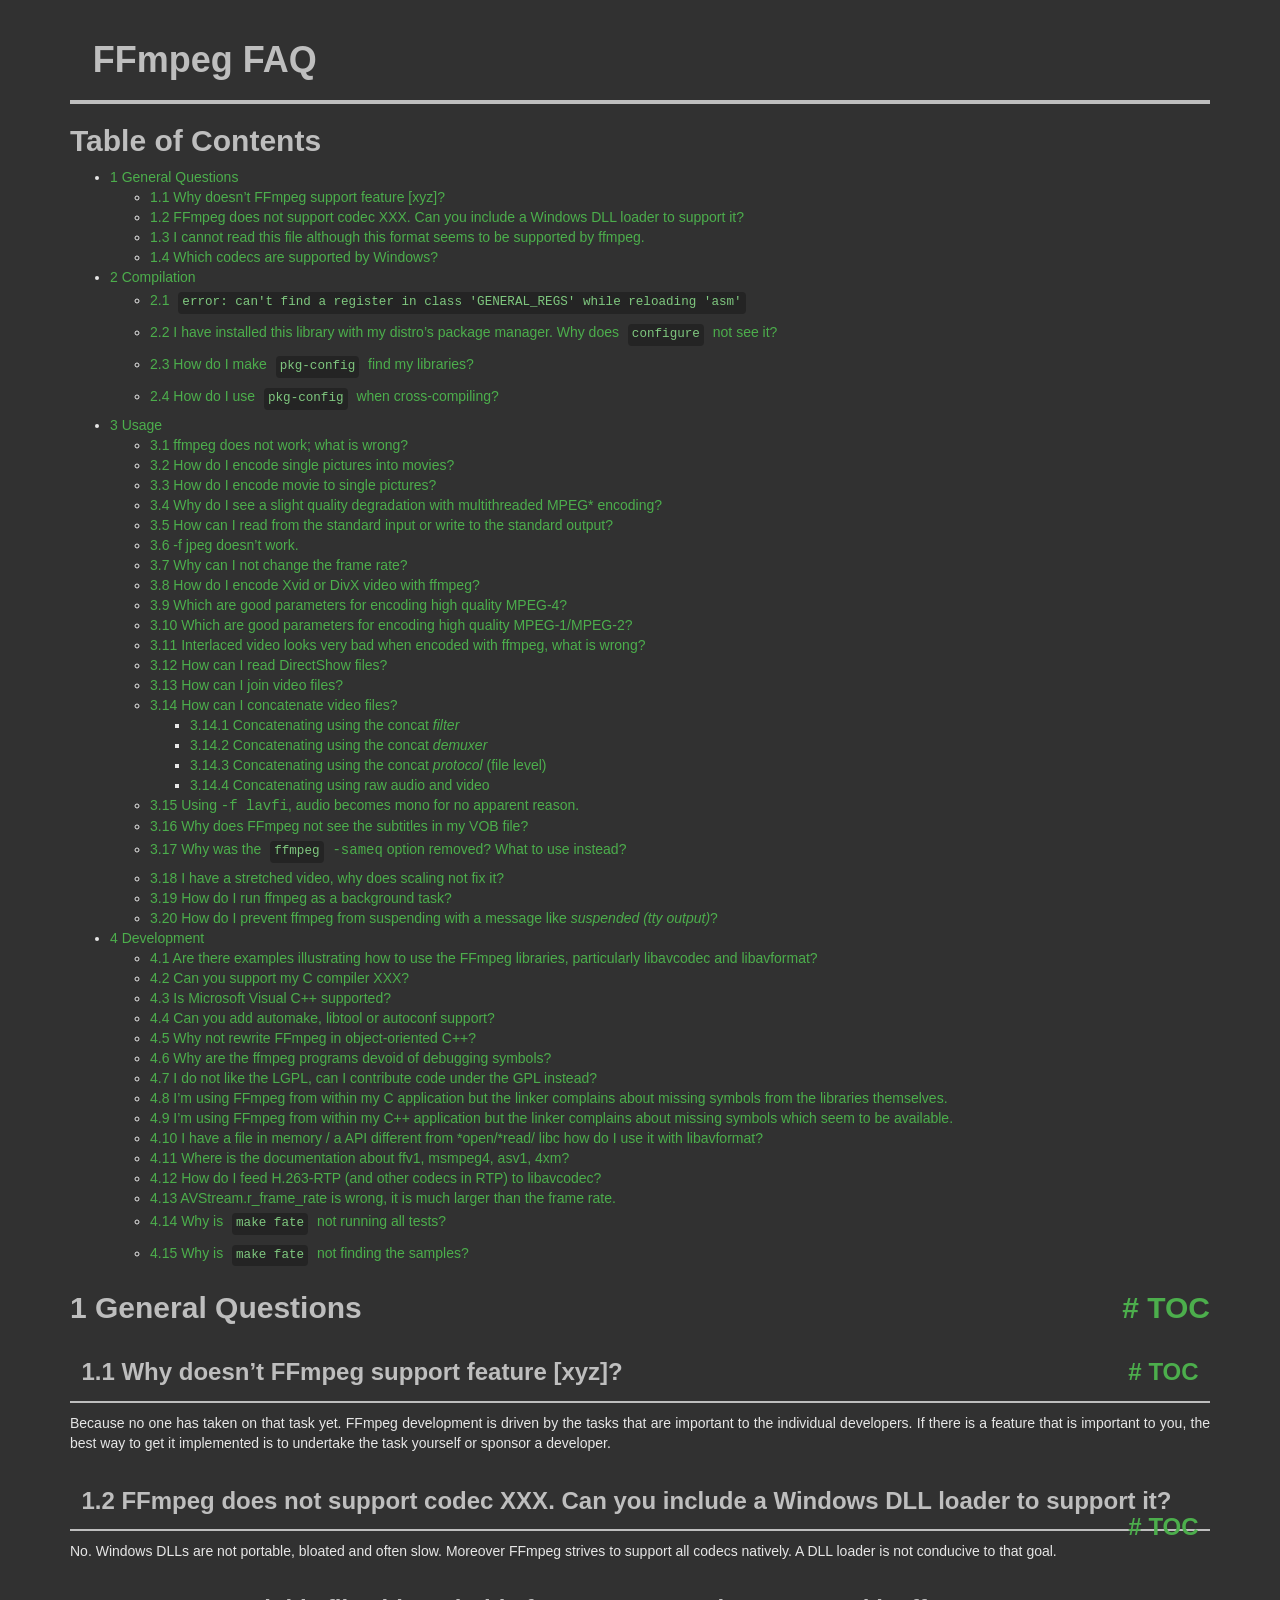
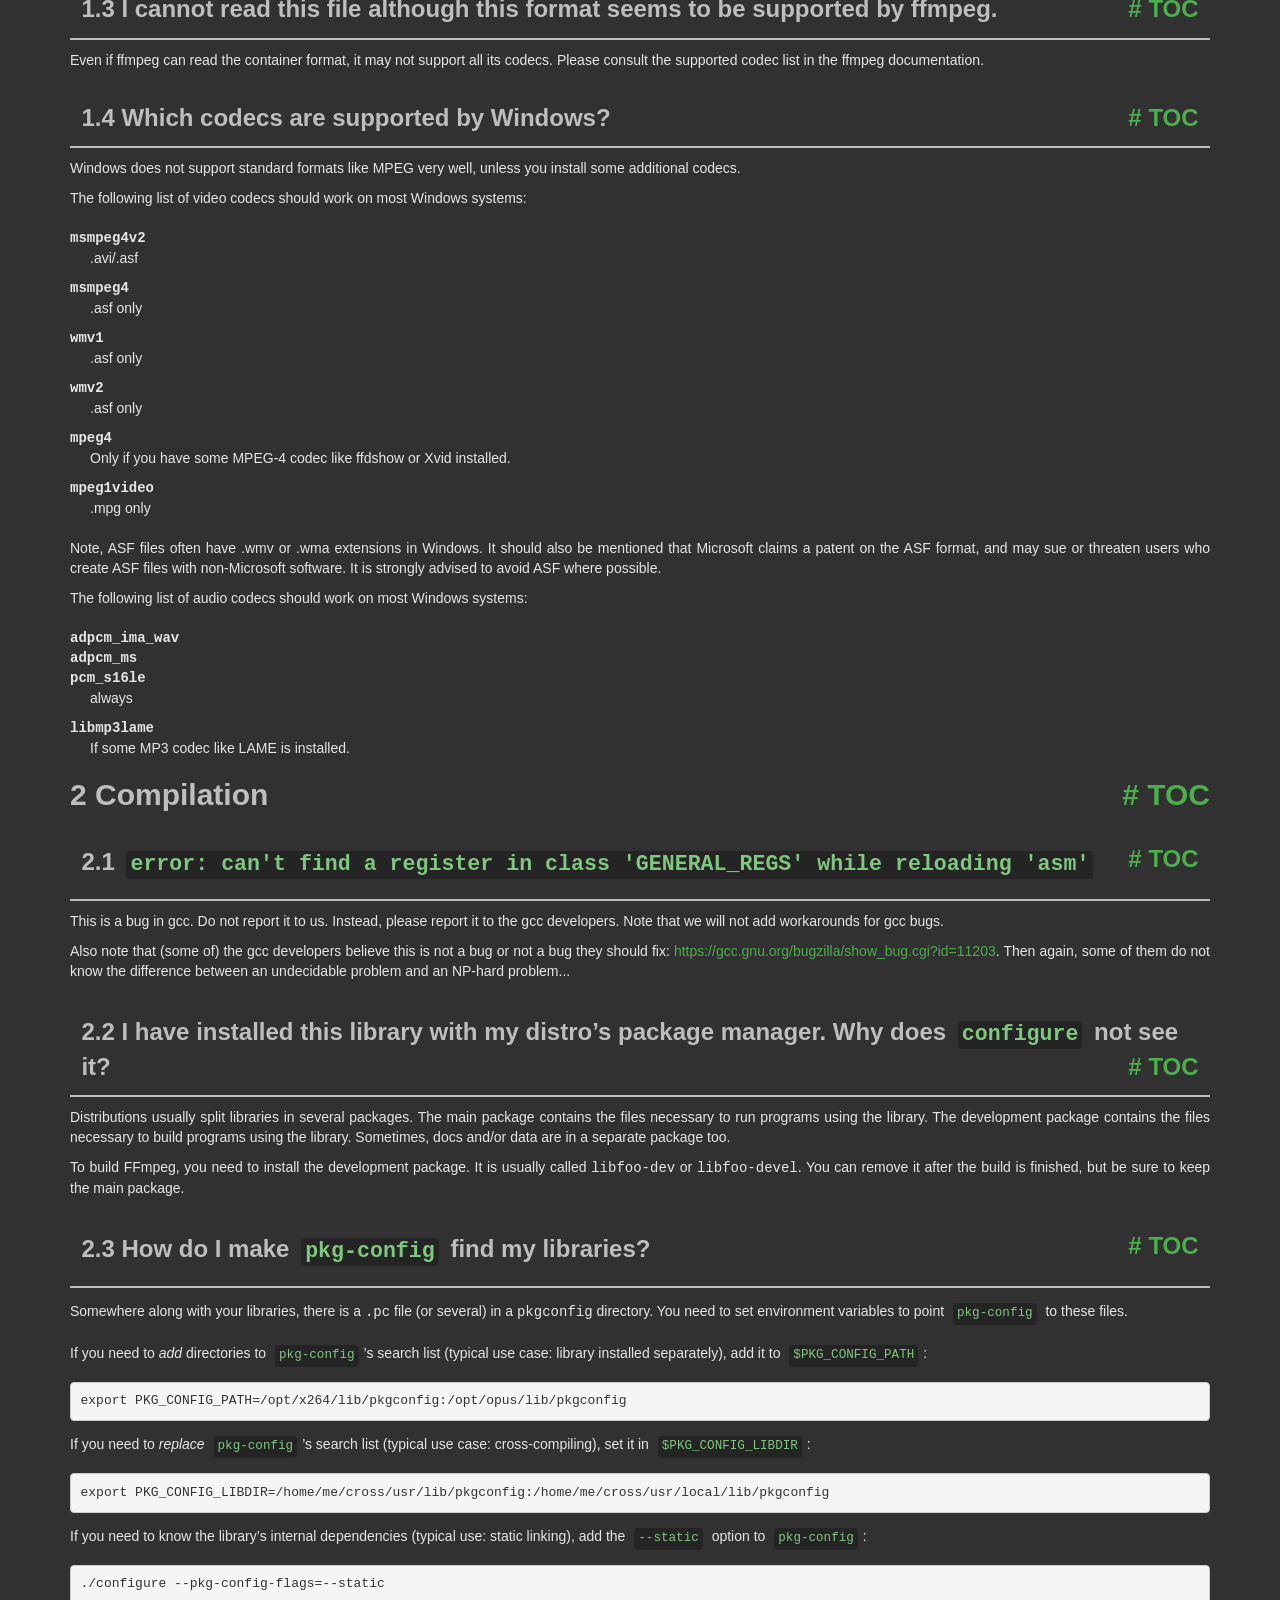
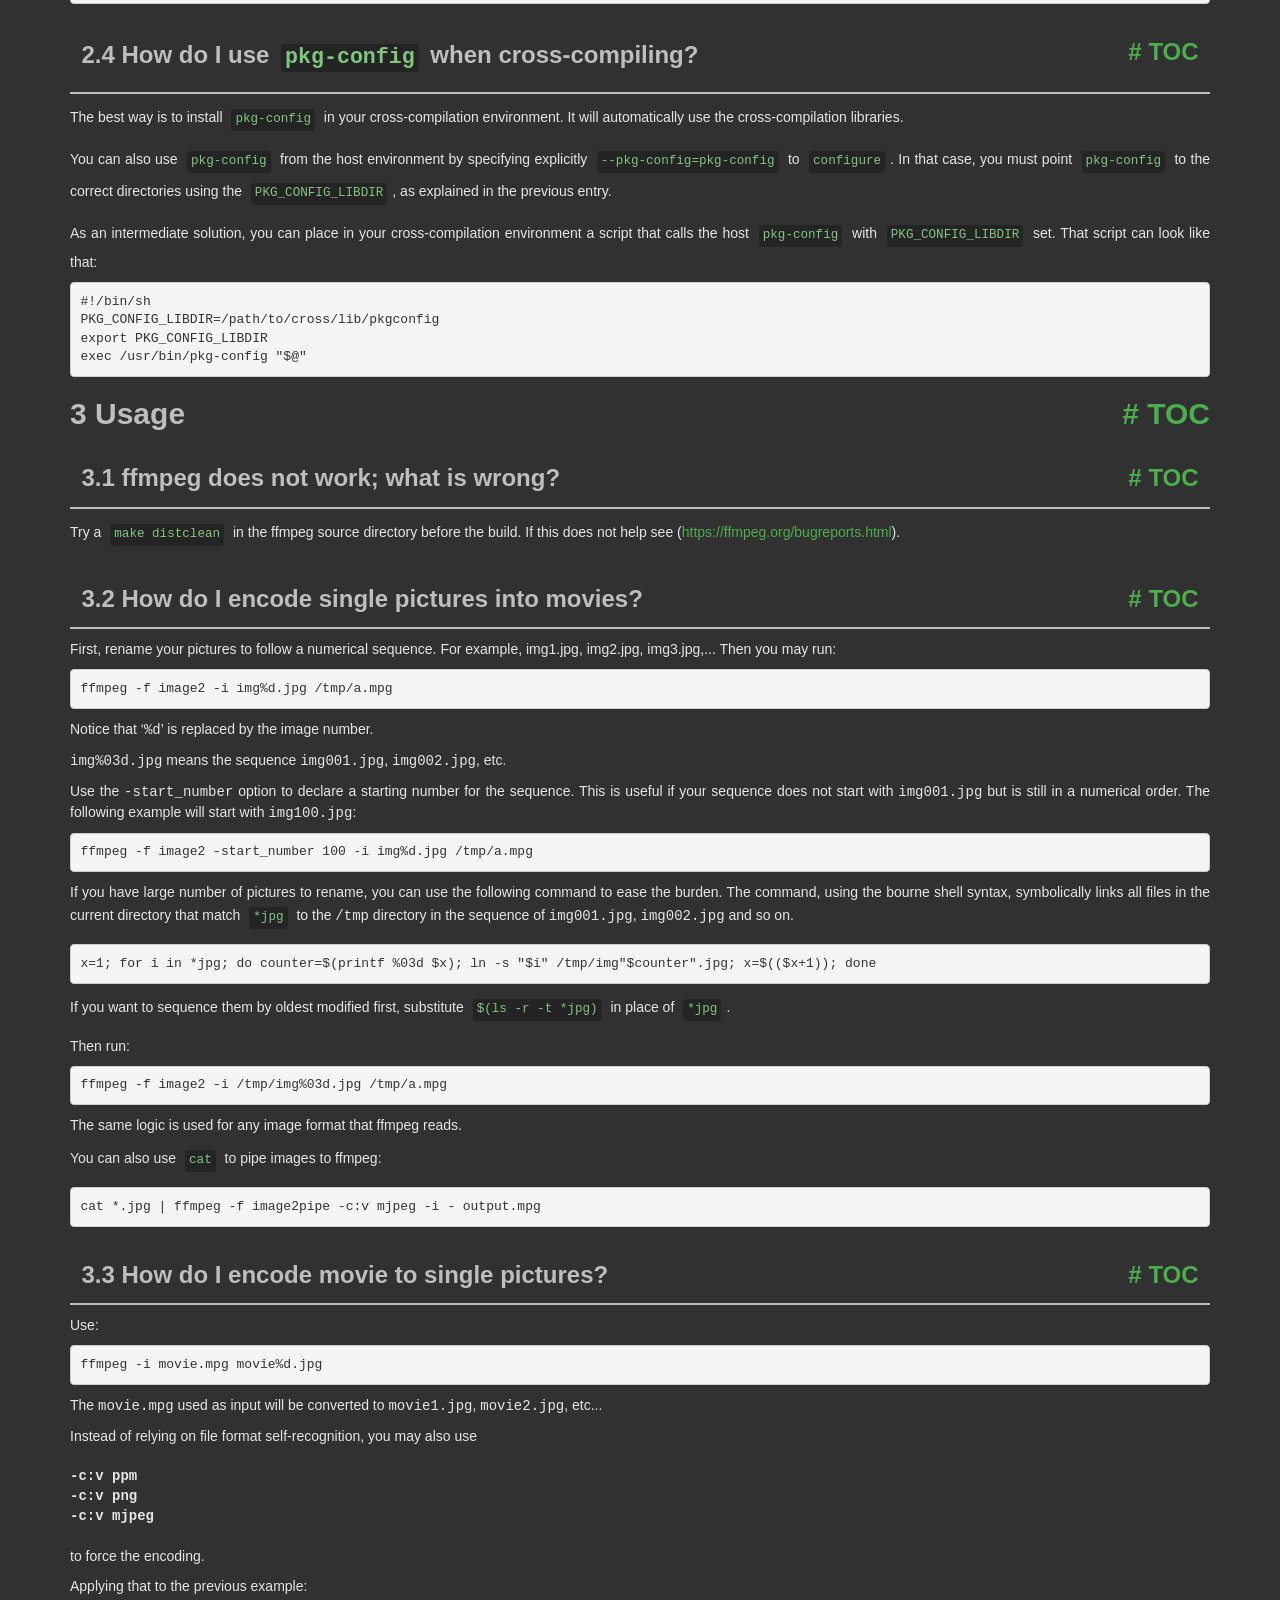
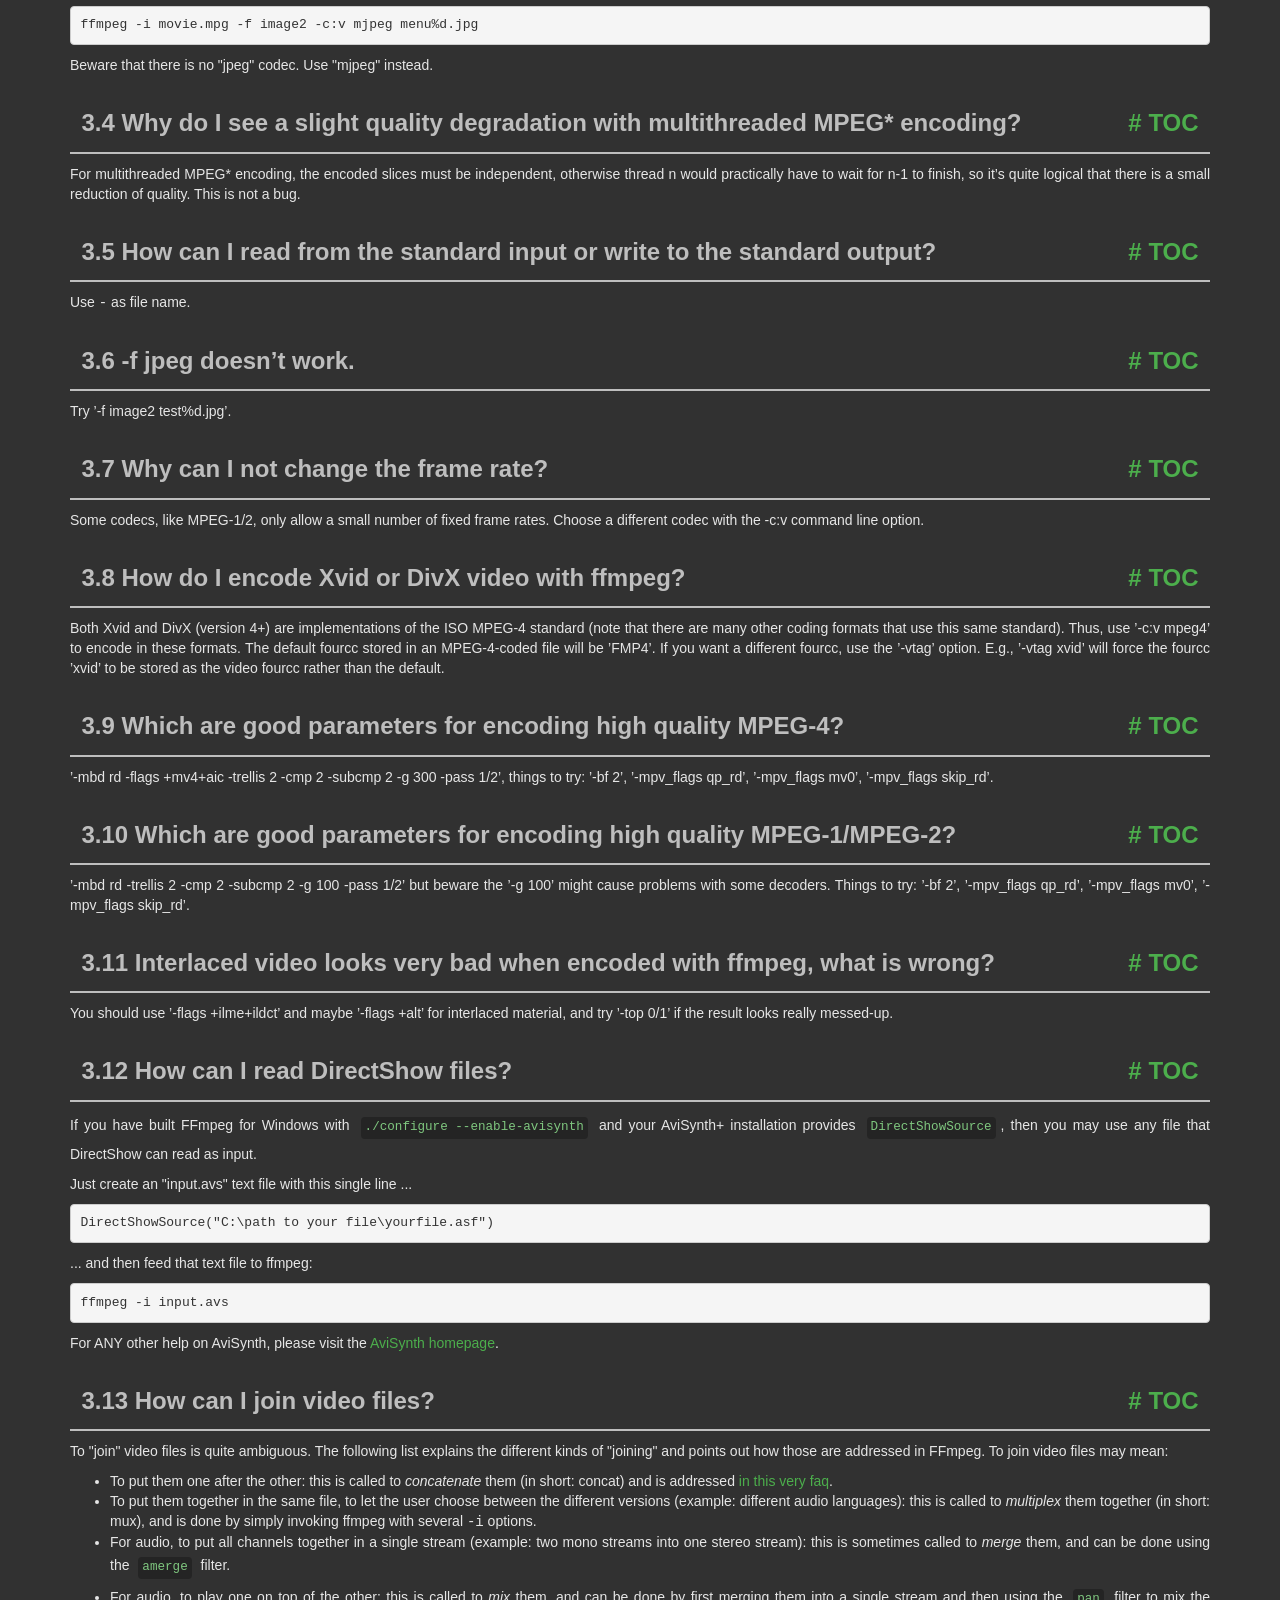
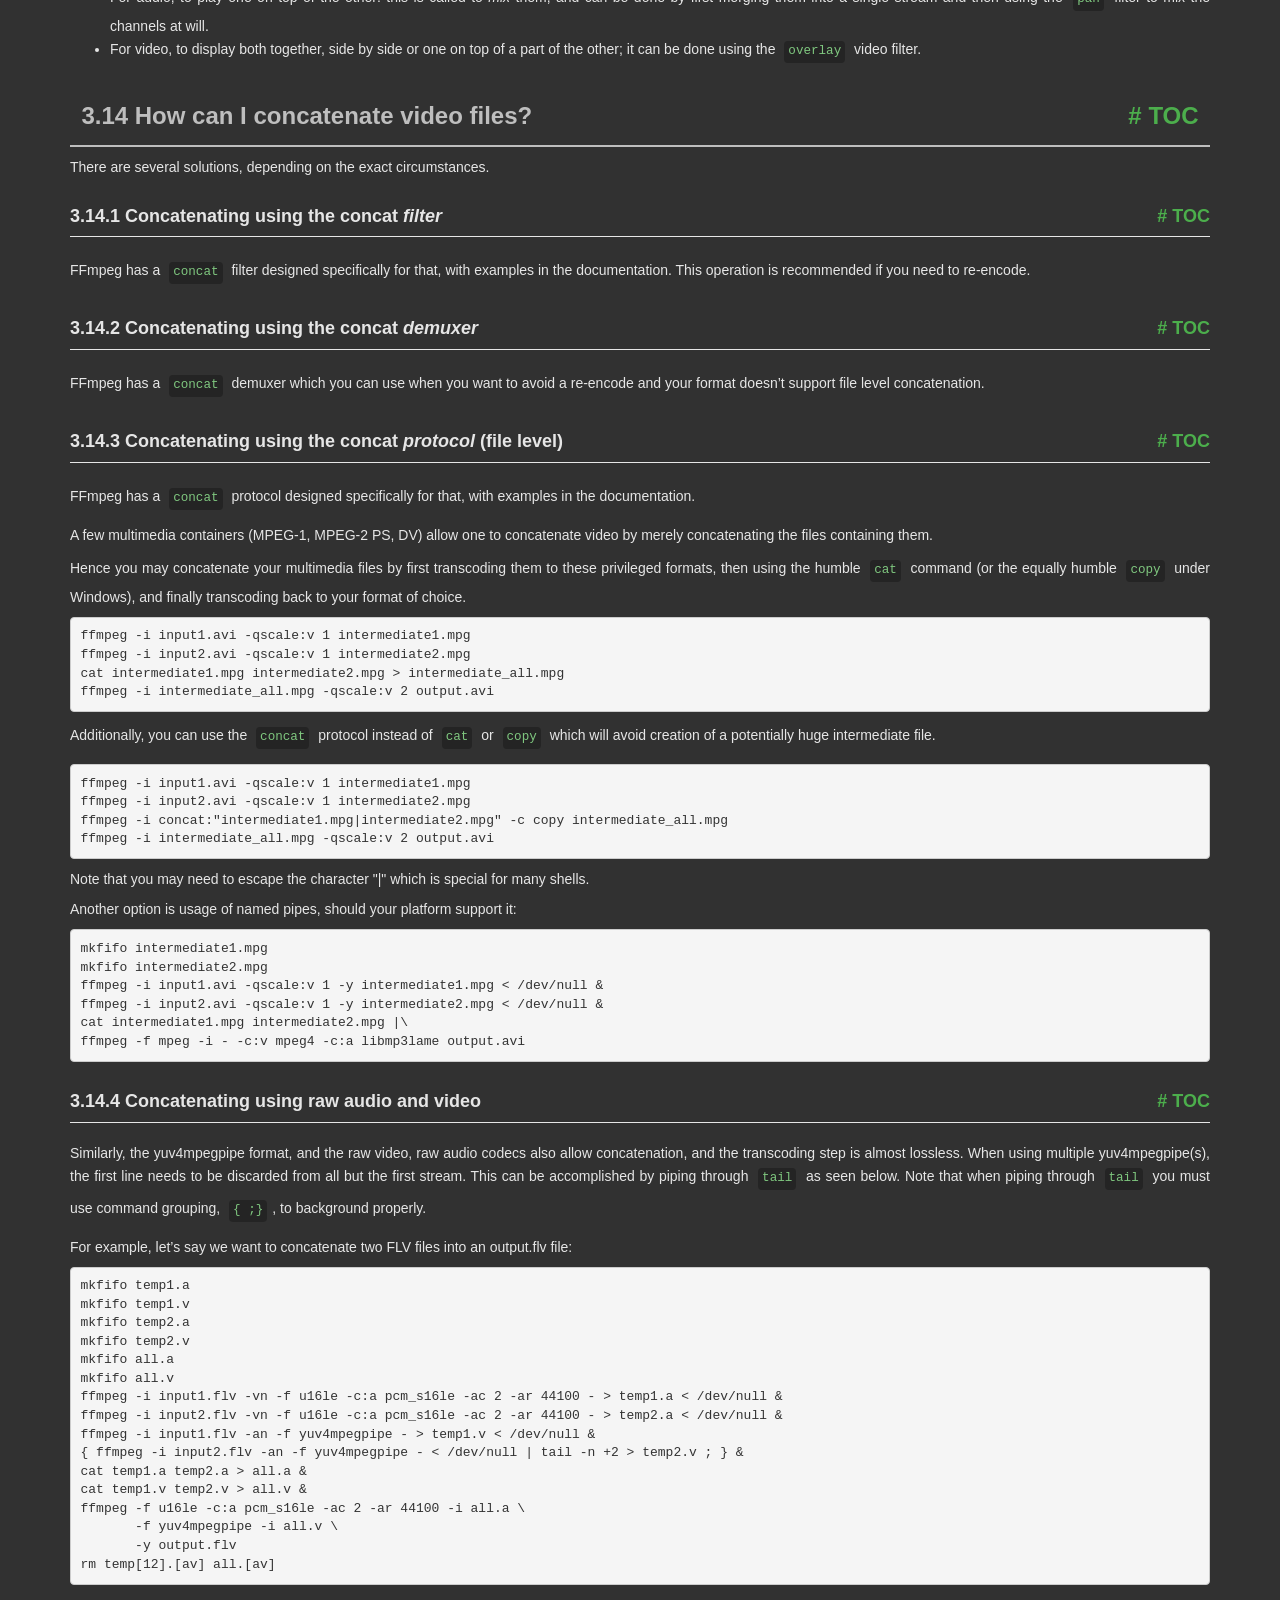
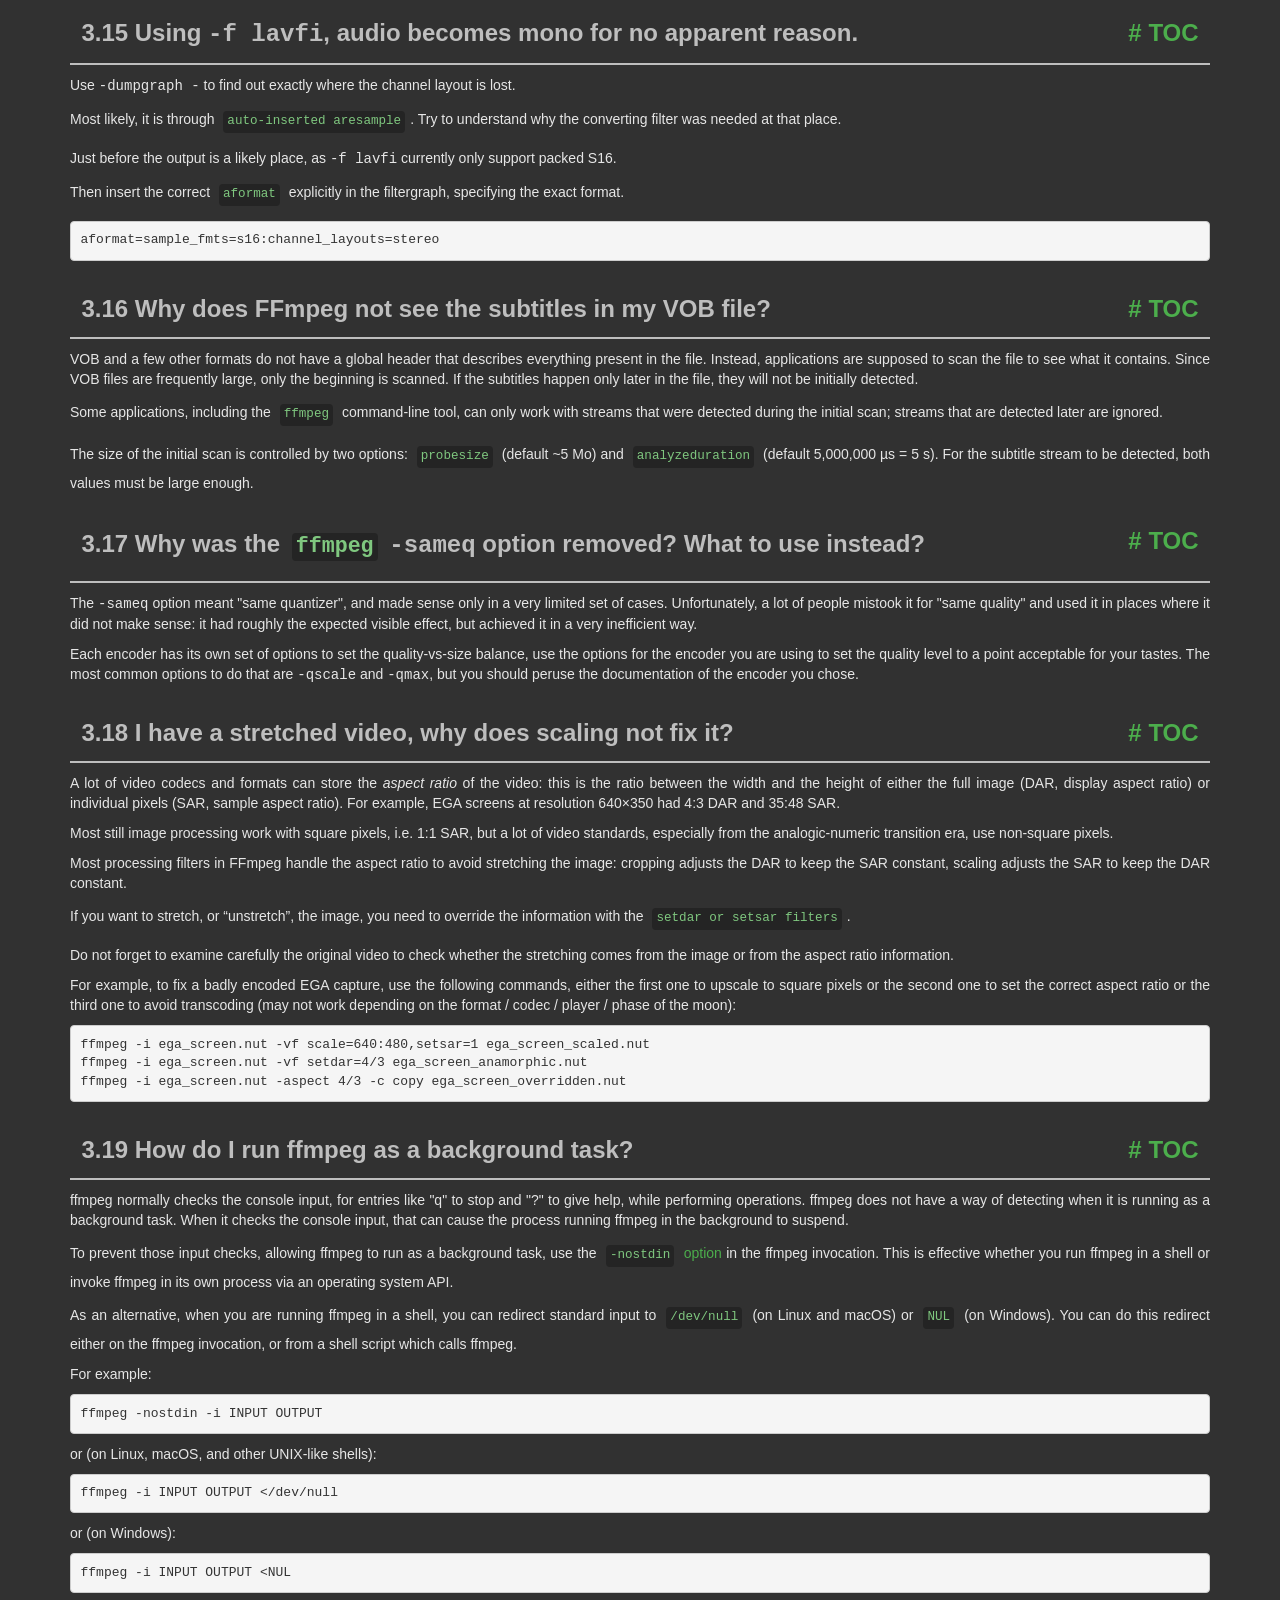
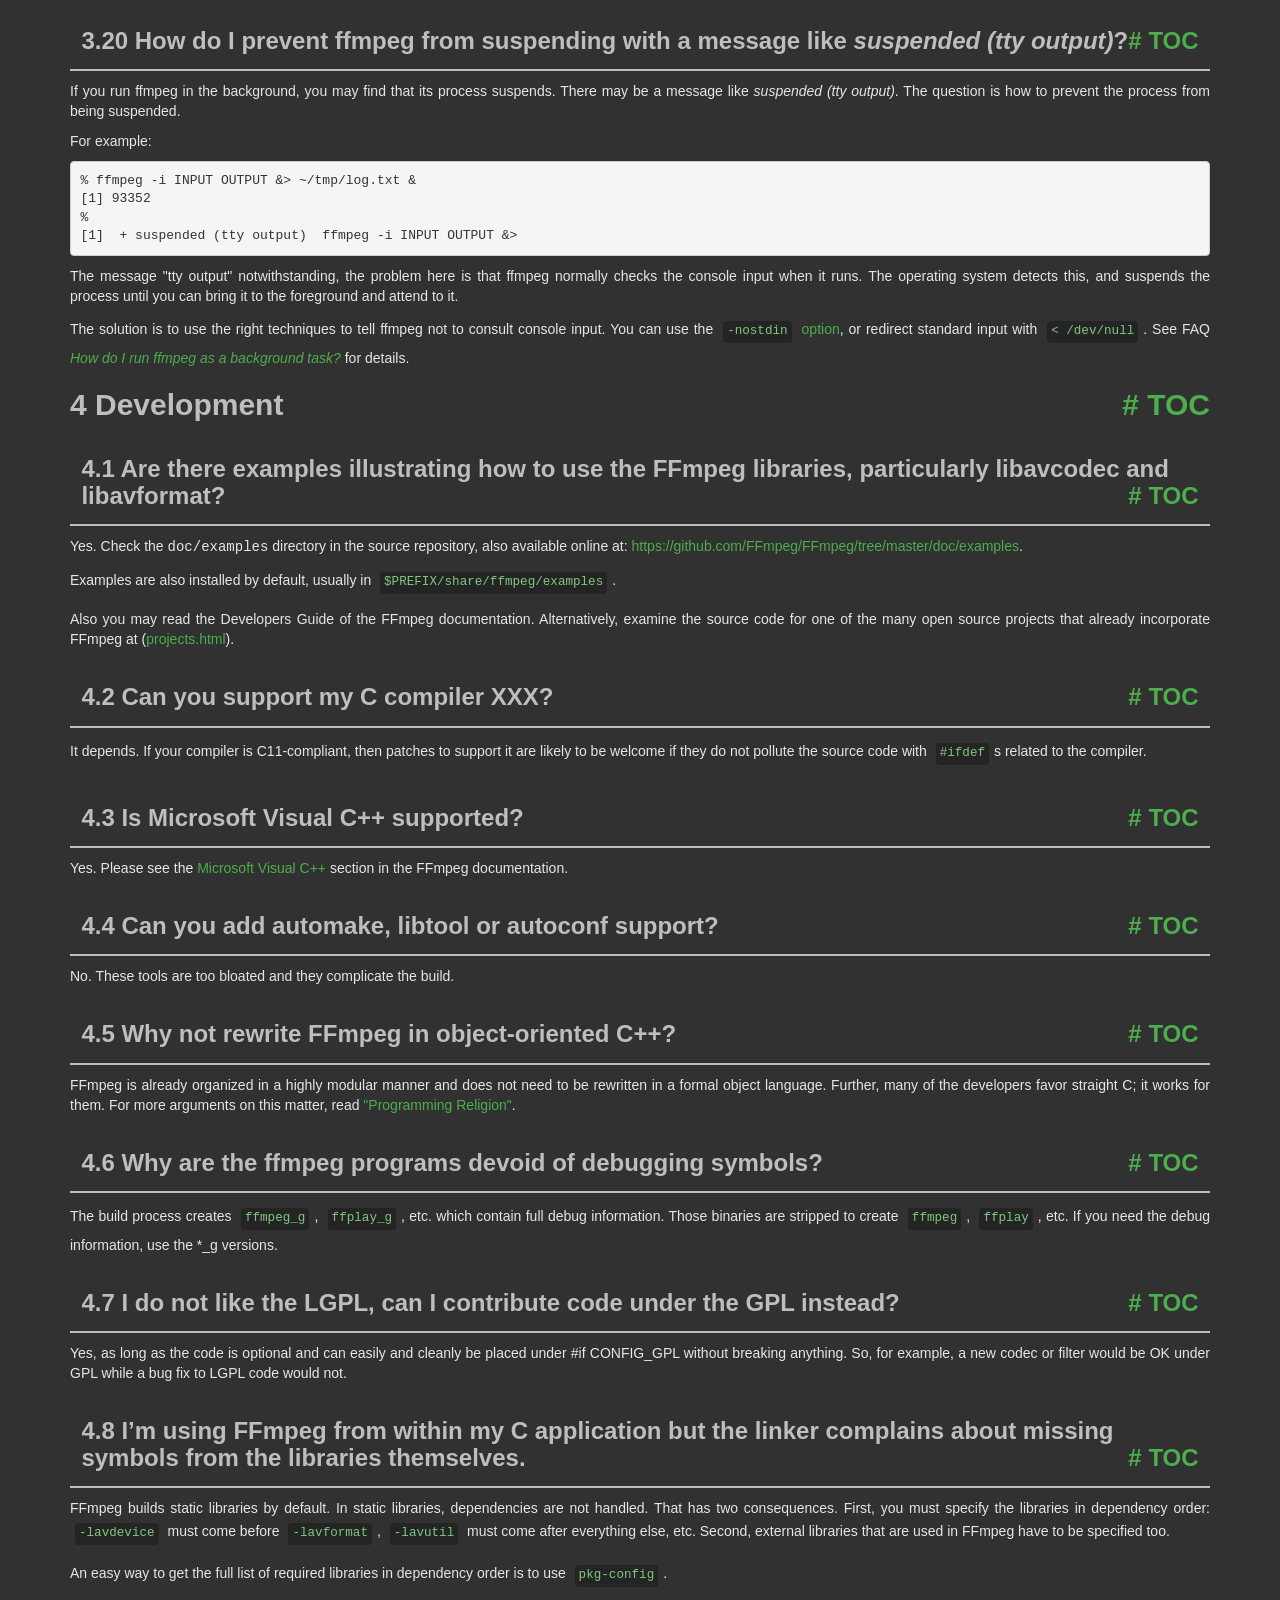
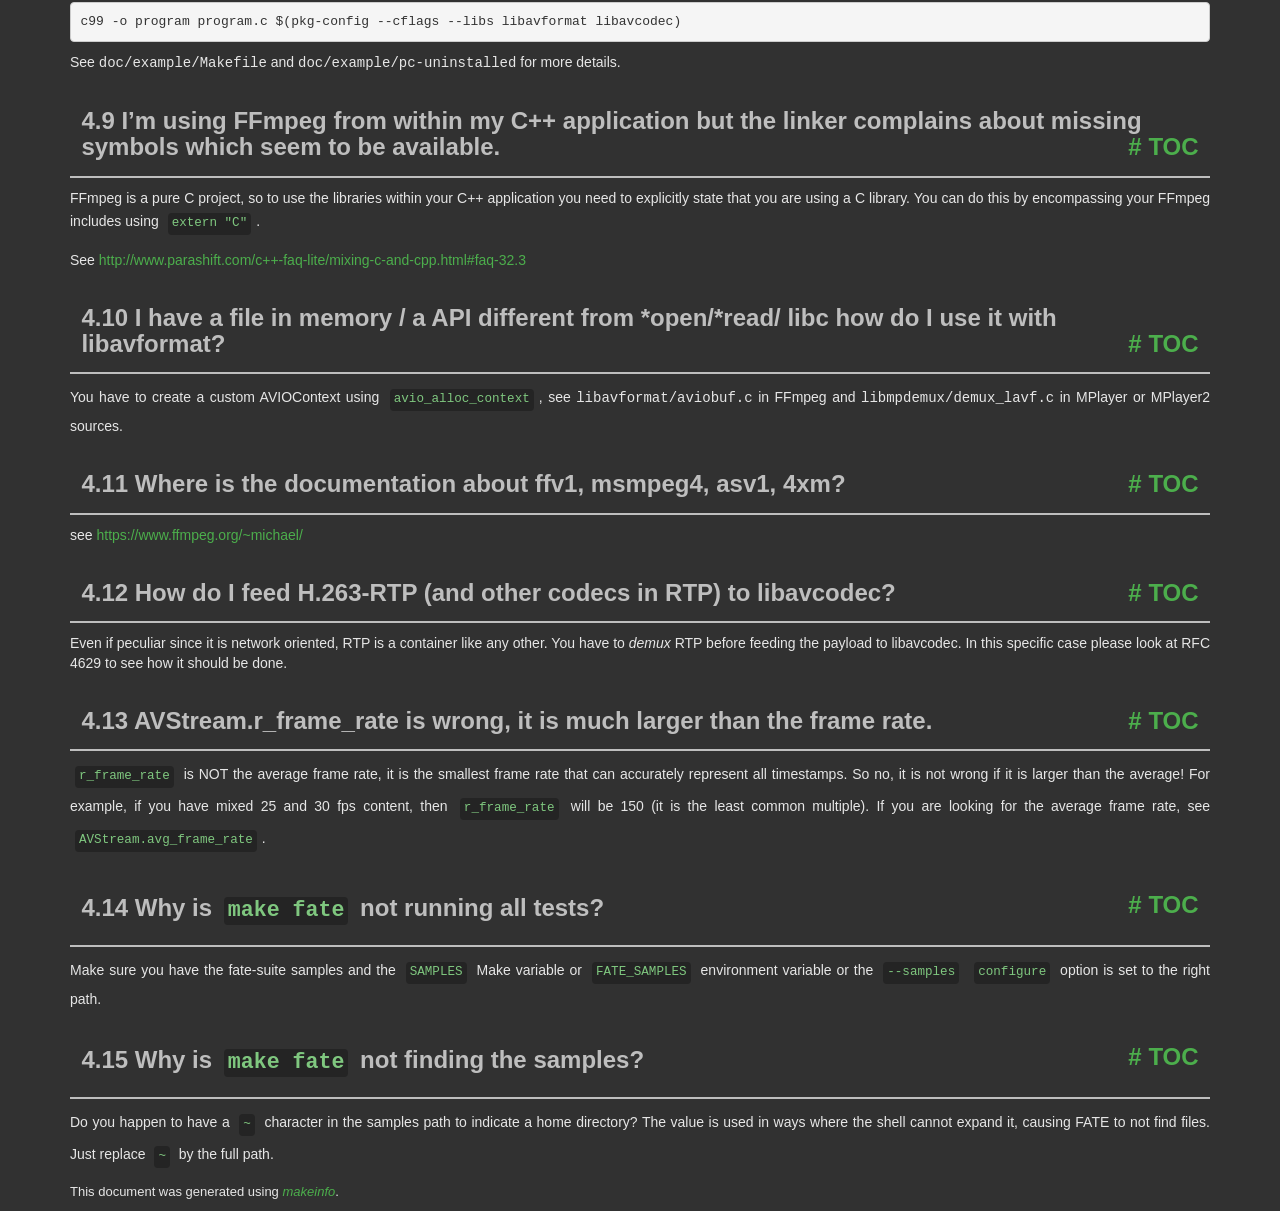
<file: third_party/ffmpeg/doc/faq.html>
<!DOCTYPE html PUBLIC "-//W3C//DTD HTML 4.01 Transitional//EN" "http://www.w3.org/TR/html4/loose.dtd">
<html>
<!-- Created by GNU Texinfo 7.2, https://www.gnu.org/software/texinfo/ -->
  <head>
    <meta charset="utf-8">
    <title>
      FFmpeg FAQ
    </title>
    <meta name="viewport" content="width=device-width,initial-scale=1.0">
    <link rel="stylesheet" type="text/css" href="bootstrap.min.css">
    <link rel="stylesheet" type="text/css" href="style.min.css">
  </head>
  <body>
    <div class="container">
      <h1>
      FFmpeg FAQ
      </h1>


<a name="SEC_Top"></a>

<div class="region-contents" id="SEC_Contents">
<h2 class="contents-heading">Table of Contents</h2>

<div class="contents">

<ul class="toc-numbered-mark">
  <li><a id="toc-General-Questions" href="#General-Questions">1 General Questions</a>
  <ul class="toc-numbered-mark">
    <li><a id="toc-Why-doesn_0027t-FFmpeg-support-feature-_005bxyz_005d_003f" href="#Why-doesn_0027t-FFmpeg-support-feature-_005bxyz_005d_003f">1.1 Why doesn&rsquo;t FFmpeg support feature [xyz]?</a></li>
    <li><a id="toc-FFmpeg-does-not-support-codec-XXX_002e-Can-you-include-a-Windows-DLL-loader-to-support-it_003f" href="#FFmpeg-does-not-support-codec-XXX_002e-Can-you-include-a-Windows-DLL-loader-to-support-it_003f">1.2 FFmpeg does not support codec XXX. Can you include a Windows DLL loader to support it?</a></li>
    <li><a id="toc-I-cannot-read-this-file-although-this-format-seems-to-be-supported-by-ffmpeg_002e" href="#I-cannot-read-this-file-although-this-format-seems-to-be-supported-by-ffmpeg_002e">1.3 I cannot read this file although this format seems to be supported by ffmpeg.</a></li>
    <li><a id="toc-Which-codecs-are-supported-by-Windows_003f" href="#Which-codecs-are-supported-by-Windows_003f">1.4 Which codecs are supported by Windows?</a></li>
  </ul></li>
  <li><a id="toc-Compilation" href="#Compilation">2 Compilation</a>
  <ul class="toc-numbered-mark">
    <li><a id="toc-error_003a-can_0027t-find-a-register-in-class-_0027GENERAL_005fREGS_0027-while-reloading-_0027asm_0027" href="#error_003a-can_0027t-find-a-register-in-class-_0027GENERAL_005fREGS_0027-while-reloading-_0027asm_0027">2.1 <code class="code">error: can't find a register in class 'GENERAL_REGS' while reloading 'asm'</code></a></li>
    <li><a id="toc-I-have-installed-this-library-with-my-distro_0027s-package-manager_002e-Why-does-configure-not-see-it_003f" href="#I-have-installed-this-library-with-my-distro_0027s-package-manager_002e-Why-does-configure-not-see-it_003f">2.2 I have installed this library with my distro&rsquo;s package manager. Why does <code class="command">configure</code> not see it?</a></li>
    <li><a id="toc-How-do-I-make-pkg_002dconfig-find-my-libraries_003f" href="#How-do-I-make-pkg_002dconfig-find-my-libraries_003f">2.3 How do I make <code class="command">pkg-config</code> find my libraries?</a></li>
    <li><a id="toc-How-do-I-use-pkg_002dconfig-when-cross_002dcompiling_003f" href="#How-do-I-use-pkg_002dconfig-when-cross_002dcompiling_003f">2.4 How do I use <code class="command">pkg-config</code> when cross-compiling?</a></li>
  </ul></li>
  <li><a id="toc-Usage" href="#Usage">3 Usage</a>
  <ul class="toc-numbered-mark">
    <li><a id="toc-ffmpeg-does-not-work_003b-what-is-wrong_003f" href="#ffmpeg-does-not-work_003b-what-is-wrong_003f">3.1 ffmpeg does not work; what is wrong?</a></li>
    <li><a id="toc-How-do-I-encode-single-pictures-into-movies_003f" href="#How-do-I-encode-single-pictures-into-movies_003f">3.2 How do I encode single pictures into movies?</a></li>
    <li><a id="toc-How-do-I-encode-movie-to-single-pictures_003f" href="#How-do-I-encode-movie-to-single-pictures_003f">3.3 How do I encode movie to single pictures?</a></li>
    <li><a id="toc-Why-do-I-see-a-slight-quality-degradation-with-multithreaded-MPEG_002a-encoding_003f" href="#Why-do-I-see-a-slight-quality-degradation-with-multithreaded-MPEG_002a-encoding_003f">3.4 Why do I see a slight quality degradation with multithreaded MPEG* encoding?</a></li>
    <li><a id="toc-How-can-I-read-from-the-standard-input-or-write-to-the-standard-output_003f" href="#How-can-I-read-from-the-standard-input-or-write-to-the-standard-output_003f">3.5 How can I read from the standard input or write to the standard output?</a></li>
    <li><a id="toc-_002df-jpeg-doesn_0027t-work_002e" href="#g_t_002df-jpeg-doesn_0027t-work_002e">3.6 -f jpeg doesn&rsquo;t work.</a></li>
    <li><a id="toc-Why-can-I-not-change-the-frame-rate_003f" href="#Why-can-I-not-change-the-frame-rate_003f">3.7 Why can I not change the frame rate?</a></li>
    <li><a id="toc-How-do-I-encode-Xvid-or-DivX-video-with-ffmpeg_003f" href="#How-do-I-encode-Xvid-or-DivX-video-with-ffmpeg_003f">3.8 How do I encode Xvid or DivX video with ffmpeg?</a></li>
    <li><a id="toc-Which-are-good-parameters-for-encoding-high-quality-MPEG_002d4_003f" href="#Which-are-good-parameters-for-encoding-high-quality-MPEG_002d4_003f">3.9 Which are good parameters for encoding high quality MPEG-4?</a></li>
    <li><a id="toc-Which-are-good-parameters-for-encoding-high-quality-MPEG_002d1_002fMPEG_002d2_003f" href="#Which-are-good-parameters-for-encoding-high-quality-MPEG_002d1_002fMPEG_002d2_003f">3.10 Which are good parameters for encoding high quality MPEG-1/MPEG-2?</a></li>
    <li><a id="toc-Interlaced-video-looks-very-bad-when-encoded-with-ffmpeg_002c-what-is-wrong_003f" href="#Interlaced-video-looks-very-bad-when-encoded-with-ffmpeg_002c-what-is-wrong_003f">3.11 Interlaced video looks very bad when encoded with ffmpeg, what is wrong?</a></li>
    <li><a id="toc-How-can-I-read-DirectShow-files_003f" href="#How-can-I-read-DirectShow-files_003f">3.12 How can I read DirectShow files?</a></li>
    <li><a id="toc-How-can-I-join-video-files_003f" href="#How-can-I-join-video-files_003f">3.13 How can I join video files?</a></li>
    <li><a id="toc-How-can-I-concatenate-video-files_003f" href="#How-can-I-concatenate-video-files_003f">3.14 How can I concatenate video files?</a>
    <ul class="toc-numbered-mark">
      <li><a id="toc-Concatenating-using-the-concat-filter" href="#Concatenating-using-the-concat-filter">3.14.1 Concatenating using the concat <em class="emph">filter</em></a></li>
      <li><a id="toc-Concatenating-using-the-concat-demuxer" href="#Concatenating-using-the-concat-demuxer">3.14.2 Concatenating using the concat <em class="emph">demuxer</em></a></li>
      <li><a id="toc-Concatenating-using-the-concat-protocol-_0028file-level_0029" href="#Concatenating-using-the-concat-protocol-_0028file-level_0029">3.14.3 Concatenating using the concat <em class="emph">protocol</em> (file level)</a></li>
      <li><a id="toc-Concatenating-using-raw-audio-and-video" href="#Concatenating-using-raw-audio-and-video">3.14.4 Concatenating using raw audio and video</a></li>
    </ul></li>
    <li><a id="toc-Using-_002df-lavfi_002c-audio-becomes-mono-for-no-apparent-reason_002e" href="#Using-_002df-lavfi_002c-audio-becomes-mono-for-no-apparent-reason_002e">3.15 Using <samp class="option">-f lavfi</samp>, audio becomes mono for no apparent reason.</a></li>
    <li><a id="toc-Why-does-FFmpeg-not-see-the-subtitles-in-my-VOB-file_003f" href="#Why-does-FFmpeg-not-see-the-subtitles-in-my-VOB-file_003f">3.16 Why does FFmpeg not see the subtitles in my VOB file?</a></li>
    <li><a id="toc-Why-was-the-ffmpeg-_002dsameq-option-removed_003f-What-to-use-instead_003f" href="#Why-was-the-ffmpeg-_002dsameq-option-removed_003f-What-to-use-instead_003f">3.17 Why was the <code class="command">ffmpeg</code> <samp class="option">-sameq</samp> option removed? What to use instead?</a></li>
    <li><a id="toc-I-have-a-stretched-video_002c-why-does-scaling-not-fix-it_003f" href="#I-have-a-stretched-video_002c-why-does-scaling-not-fix-it_003f">3.18 I have a stretched video, why does scaling not fix it?</a></li>
    <li><a id="toc-How-do-I-run-ffmpeg-as-a-background-task_003f" href="#How-do-I-run-ffmpeg-as-a-background-task_003f">3.19 How do I run ffmpeg as a background task?</a></li>
    <li><a id="toc-How-do-I-prevent-ffmpeg-from-suspending-with-a-message-like-suspended-_0028tty-output_0029_003f" href="#How-do-I-prevent-ffmpeg-from-suspending-with-a-message-like-suspended-_0028tty-output_0029_003f">3.20 How do I prevent ffmpeg from suspending with a message like <em class="emph">suspended (tty output)</em>?</a></li>
  </ul></li>
  <li><a id="toc-Development" href="#Development">4 Development</a>
  <ul class="toc-numbered-mark">
    <li><a id="toc-Are-there-examples-illustrating-how-to-use-the-FFmpeg-libraries_002c-particularly-libavcodec-and-libavformat_003f" href="#Are-there-examples-illustrating-how-to-use-the-FFmpeg-libraries_002c-particularly-libavcodec-and-libavformat_003f">4.1 Are there examples illustrating how to use the FFmpeg libraries, particularly libavcodec and libavformat?</a></li>
    <li><a id="toc-Can-you-support-my-C-compiler-XXX_003f" href="#Can-you-support-my-C-compiler-XXX_003f">4.2 Can you support my C compiler XXX?</a></li>
    <li><a id="toc-Is-Microsoft-Visual-C_002b_002b-supported_003f" href="#Is-Microsoft-Visual-C_002b_002b-supported_003f">4.3 Is Microsoft Visual C++ supported?</a></li>
    <li><a id="toc-Can-you-add-automake_002c-libtool-or-autoconf-support_003f" href="#Can-you-add-automake_002c-libtool-or-autoconf-support_003f">4.4 Can you add automake, libtool or autoconf support?</a></li>
    <li><a id="toc-Why-not-rewrite-FFmpeg-in-object_002doriented-C_002b_002b_003f" href="#Why-not-rewrite-FFmpeg-in-object_002doriented-C_002b_002b_003f">4.5 Why not rewrite FFmpeg in object-oriented C++?</a></li>
    <li><a id="toc-Why-are-the-ffmpeg-programs-devoid-of-debugging-symbols_003f" href="#Why-are-the-ffmpeg-programs-devoid-of-debugging-symbols_003f">4.6 Why are the ffmpeg programs devoid of debugging symbols?</a></li>
    <li><a id="toc-I-do-not-like-the-LGPL_002c-can-I-contribute-code-under-the-GPL-instead_003f" href="#I-do-not-like-the-LGPL_002c-can-I-contribute-code-under-the-GPL-instead_003f">4.7 I do not like the LGPL, can I contribute code under the GPL instead?</a></li>
    <li><a id="toc-I_0027m-using-FFmpeg-from-within-my-C-application-but-the-linker-complains-about-missing-symbols-from-the-libraries-themselves_002e" href="#I_0027m-using-FFmpeg-from-within-my-C-application-but-the-linker-complains-about-missing-symbols-from-the-libraries-themselves_002e">4.8 I&rsquo;m using FFmpeg from within my C application but the linker complains about missing symbols from the libraries themselves.</a></li>
    <li><a id="toc-I_0027m-using-FFmpeg-from-within-my-C_002b_002b-application-but-the-linker-complains-about-missing-symbols-which-seem-to-be-available_002e" href="#I_0027m-using-FFmpeg-from-within-my-C_002b_002b-application-but-the-linker-complains-about-missing-symbols-which-seem-to-be-available_002e">4.9 I&rsquo;m using FFmpeg from within my C++ application but the linker complains about missing symbols which seem to be available.</a></li>
    <li><a id="toc-I-have-a-file-in-memory-_002f-a-API-different-from-_002aopen_002f_002aread_002f-libc-how-do-I-use-it-with-libavformat_003f" href="#I-have-a-file-in-memory-_002f-a-API-different-from-_002aopen_002f_002aread_002f-libc-how-do-I-use-it-with-libavformat_003f">4.10 I have a file in memory / a API different from *open/*read/ libc how do I use it with libavformat?</a></li>
    <li><a id="toc-Where-is-the-documentation-about-ffv1_002c-msmpeg4_002c-asv1_002c-4xm_003f" href="#Where-is-the-documentation-about-ffv1_002c-msmpeg4_002c-asv1_002c-4xm_003f">4.11 Where is the documentation about ffv1, msmpeg4, asv1, 4xm?</a></li>
    <li><a id="toc-How-do-I-feed-H_002e263_002dRTP-_0028and-other-codecs-in-RTP_0029-to-libavcodec_003f" href="#How-do-I-feed-H_002e263_002dRTP-_0028and-other-codecs-in-RTP_0029-to-libavcodec_003f">4.12 How do I feed H.263-RTP (and other codecs in RTP) to libavcodec?</a></li>
    <li><a id="toc-AVStream_002er_005fframe_005frate-is-wrong_002c-it-is-much-larger-than-the-frame-rate_002e" href="#AVStream_002er_005fframe_005frate-is-wrong_002c-it-is-much-larger-than-the-frame-rate_002e">4.13 AVStream.r_frame_rate is wrong, it is much larger than the frame rate.</a></li>
    <li><a id="toc-Why-is-make-fate-not-running-all-tests_003f" href="#Why-is-make-fate-not-running-all-tests_003f">4.14 Why is <code class="code">make fate</code> not running all tests?</a></li>
    <li><a id="toc-Why-is-make-fate-not-finding-the-samples_003f" href="#Why-is-make-fate-not-finding-the-samples_003f">4.15 Why is <code class="code">make fate</code> not finding the samples?</a></li>
  </ul></li>
</ul>
</div>
</div>

<a name="General-Questions"></a>
<h2 class="chapter">1 General Questions<span class="pull-right"><a class="anchor hidden-xs" href="#General-Questions" aria-hidden="true">#</a> <a class="anchor hidden-xs"href="#toc-General-Questions" aria-hidden="true">TOC</a></span></h2>

<a name="Why-doesn_0027t-FFmpeg-support-feature-_005bxyz_005d_003f"></a>
<h3 class="section">1.1 Why doesn&rsquo;t FFmpeg support feature [xyz]?<span class="pull-right"><a class="anchor hidden-xs" href="#Why-doesn_0027t-FFmpeg-support-feature-_005bxyz_005d_003f" aria-hidden="true">#</a> <a class="anchor hidden-xs"href="#toc-Why-doesn_0027t-FFmpeg-support-feature-_005bxyz_005d_003f" aria-hidden="true">TOC</a></span></h3>

<p>Because no one has taken on that task yet. FFmpeg development is
driven by the tasks that are important to the individual developers.
If there is a feature that is important to you, the best way to get
it implemented is to undertake the task yourself or sponsor a developer.
</p>
<a name="FFmpeg-does-not-support-codec-XXX_002e-Can-you-include-a-Windows-DLL-loader-to-support-it_003f"></a>
<h3 class="section">1.2 FFmpeg does not support codec XXX. Can you include a Windows DLL loader to support it?<span class="pull-right"><a class="anchor hidden-xs" href="#FFmpeg-does-not-support-codec-XXX_002e-Can-you-include-a-Windows-DLL-loader-to-support-it_003f" aria-hidden="true">#</a> <a class="anchor hidden-xs"href="#toc-FFmpeg-does-not-support-codec-XXX_002e-Can-you-include-a-Windows-DLL-loader-to-support-it_003f" aria-hidden="true">TOC</a></span></h3>

<p>No. Windows DLLs are not portable, bloated and often slow.
Moreover FFmpeg strives to support all codecs natively.
A DLL loader is not conducive to that goal.
</p>
<a name="I-cannot-read-this-file-although-this-format-seems-to-be-supported-by-ffmpeg_002e"></a>
<h3 class="section">1.3 I cannot read this file although this format seems to be supported by ffmpeg.<span class="pull-right"><a class="anchor hidden-xs" href="#I-cannot-read-this-file-although-this-format-seems-to-be-supported-by-ffmpeg_002e" aria-hidden="true">#</a> <a class="anchor hidden-xs"href="#toc-I-cannot-read-this-file-although-this-format-seems-to-be-supported-by-ffmpeg_002e" aria-hidden="true">TOC</a></span></h3>

<p>Even if ffmpeg can read the container format, it may not support all its
codecs. Please consult the supported codec list in the ffmpeg
documentation.
</p>
<a name="Which-codecs-are-supported-by-Windows_003f"></a>
<h3 class="section">1.4 Which codecs are supported by Windows?<span class="pull-right"><a class="anchor hidden-xs" href="#Which-codecs-are-supported-by-Windows_003f" aria-hidden="true">#</a> <a class="anchor hidden-xs"href="#toc-Which-codecs-are-supported-by-Windows_003f" aria-hidden="true">TOC</a></span></h3>

<p>Windows does not support standard formats like MPEG very well, unless you
install some additional codecs.
</p>
<p>The following list of video codecs should work on most Windows systems:
</p><dl class="table">
<dt><samp class="option">msmpeg4v2</samp></dt>
<dd><p>.avi/.asf
</p></dd>
<dt><samp class="option">msmpeg4</samp></dt>
<dd><p>.asf only
</p></dd>
<dt><samp class="option">wmv1</samp></dt>
<dd><p>.asf only
</p></dd>
<dt><samp class="option">wmv2</samp></dt>
<dd><p>.asf only
</p></dd>
<dt><samp class="option">mpeg4</samp></dt>
<dd><p>Only if you have some MPEG-4 codec like ffdshow or Xvid installed.
</p></dd>
<dt><samp class="option">mpeg1video</samp></dt>
<dd><p>.mpg only
</p></dd>
</dl>
<p>Note, ASF files often have .wmv or .wma extensions in Windows. It should also
be mentioned that Microsoft claims a patent on the ASF format, and may sue
or threaten users who create ASF files with non-Microsoft software. It is
strongly advised to avoid ASF where possible.
</p>
<p>The following list of audio codecs should work on most Windows systems:
</p><dl class="table">
<dt><samp class="option">adpcm_ima_wav</samp></dt>
<dt><samp class="option">adpcm_ms</samp></dt>
<dt><samp class="option">pcm_s16le</samp></dt>
<dd><p>always
</p></dd>
<dt><samp class="option">libmp3lame</samp></dt>
<dd><p>If some MP3 codec like LAME is installed.
</p></dd>
</dl>


<a name="Compilation"></a>
<h2 class="chapter">2 Compilation<span class="pull-right"><a class="anchor hidden-xs" href="#Compilation" aria-hidden="true">#</a> <a class="anchor hidden-xs"href="#toc-Compilation" aria-hidden="true">TOC</a></span></h2>

<a name="error_003a-can_0027t-find-a-register-in-class-_0027GENERAL_005fREGS_0027-while-reloading-_0027asm_0027"></a>
<h3 class="section">2.1 <code class="code">error: can't find a register in class 'GENERAL_REGS' while reloading 'asm'</code><span class="pull-right"><a class="anchor hidden-xs" href="#error_003a-can_0027t-find-a-register-in-class-_0027GENERAL_005fREGS_0027-while-reloading-_0027asm_0027" aria-hidden="true">#</a> <a class="anchor hidden-xs"href="#toc-error_003a-can_0027t-find-a-register-in-class-_0027GENERAL_005fREGS_0027-while-reloading-_0027asm_0027" aria-hidden="true">TOC</a></span></h3>

<p>This is a bug in gcc. Do not report it to us. Instead, please report it to
the gcc developers. Note that we will not add workarounds for gcc bugs.
</p>
<p>Also note that (some of) the gcc developers believe this is not a bug or
not a bug they should fix:
<a class="url" href="https://gcc.gnu.org/bugzilla/show_bug.cgi?id=11203">https://gcc.gnu.org/bugzilla/show_bug.cgi?id=11203</a>.
Then again, some of them do not know the difference between an undecidable
problem and an NP-hard problem...
</p>
<a name="I-have-installed-this-library-with-my-distro_0027s-package-manager_002e-Why-does-configure-not-see-it_003f"></a>
<h3 class="section">2.2 I have installed this library with my distro&rsquo;s package manager. Why does <code class="command">configure</code> not see it?<span class="pull-right"><a class="anchor hidden-xs" href="#I-have-installed-this-library-with-my-distro_0027s-package-manager_002e-Why-does-configure-not-see-it_003f" aria-hidden="true">#</a> <a class="anchor hidden-xs"href="#toc-I-have-installed-this-library-with-my-distro_0027s-package-manager_002e-Why-does-configure-not-see-it_003f" aria-hidden="true">TOC</a></span></h3>

<p>Distributions usually split libraries in several packages. The main package
contains the files necessary to run programs using the library. The
development package contains the files necessary to build programs using the
library. Sometimes, docs and/or data are in a separate package too.
</p>
<p>To build FFmpeg, you need to install the development package. It is usually
called <samp class="file">libfoo-dev</samp> or <samp class="file">libfoo-devel</samp>. You can remove it after the
build is finished, but be sure to keep the main package.
</p>
<a name="How-do-I-make-pkg_002dconfig-find-my-libraries_003f"></a>
<h3 class="section">2.3 How do I make <code class="command">pkg-config</code> find my libraries?<span class="pull-right"><a class="anchor hidden-xs" href="#How-do-I-make-pkg_002dconfig-find-my-libraries_003f" aria-hidden="true">#</a> <a class="anchor hidden-xs"href="#toc-How-do-I-make-pkg_002dconfig-find-my-libraries_003f" aria-hidden="true">TOC</a></span></h3>

<p>Somewhere along with your libraries, there is a <samp class="file">.pc</samp> file (or several)
in a <samp class="file">pkgconfig</samp> directory. You need to set environment variables to
point <code class="command">pkg-config</code> to these files.
</p>
<p>If you need to <em class="emph">add</em> directories to <code class="command">pkg-config</code>&rsquo;s search list
(typical use case: library installed separately), add it to
<code class="code">$PKG_CONFIG_PATH</code>:
</p>
<div class="example">
<pre class="example-preformatted">export PKG_CONFIG_PATH=/opt/x264/lib/pkgconfig:/opt/opus/lib/pkgconfig
</pre></div>

<p>If you need to <em class="emph">replace</em> <code class="command">pkg-config</code>&rsquo;s search list
(typical use case: cross-compiling), set it in
<code class="code">$PKG_CONFIG_LIBDIR</code>:
</p>
<div class="example">
<pre class="example-preformatted">export PKG_CONFIG_LIBDIR=/home/me/cross/usr/lib/pkgconfig:/home/me/cross/usr/local/lib/pkgconfig
</pre></div>

<p>If you need to know the library&rsquo;s internal dependencies (typical use: static
linking), add the <code class="code">--static</code> option to <code class="command">pkg-config</code>:
</p>
<div class="example">
<pre class="example-preformatted">./configure --pkg-config-flags=--static
</pre></div>

<a name="How-do-I-use-pkg_002dconfig-when-cross_002dcompiling_003f"></a>
<h3 class="section">2.4 How do I use <code class="command">pkg-config</code> when cross-compiling?<span class="pull-right"><a class="anchor hidden-xs" href="#How-do-I-use-pkg_002dconfig-when-cross_002dcompiling_003f" aria-hidden="true">#</a> <a class="anchor hidden-xs"href="#toc-How-do-I-use-pkg_002dconfig-when-cross_002dcompiling_003f" aria-hidden="true">TOC</a></span></h3>

<p>The best way is to install <code class="command">pkg-config</code> in your cross-compilation
environment. It will automatically use the cross-compilation libraries.
</p>
<p>You can also use <code class="command">pkg-config</code> from the host environment by
specifying explicitly <code class="code">--pkg-config=pkg-config</code> to <code class="command">configure</code>.
In that case, you must point <code class="command">pkg-config</code> to the correct directories
using the <code class="code">PKG_CONFIG_LIBDIR</code>, as explained in the previous entry.
</p>
<p>As an intermediate solution, you can place in your cross-compilation
environment a script that calls the host <code class="command">pkg-config</code> with
<code class="code">PKG_CONFIG_LIBDIR</code> set. That script can look like that:
</p>
<div class="example">
<pre class="example-preformatted">#!/bin/sh
PKG_CONFIG_LIBDIR=/path/to/cross/lib/pkgconfig
export PKG_CONFIG_LIBDIR
exec /usr/bin/pkg-config &quot;$@&quot;
</pre></div>

<a name="Usage"></a>
<h2 class="chapter">3 Usage<span class="pull-right"><a class="anchor hidden-xs" href="#Usage" aria-hidden="true">#</a> <a class="anchor hidden-xs"href="#toc-Usage" aria-hidden="true">TOC</a></span></h2>

<a name="ffmpeg-does-not-work_003b-what-is-wrong_003f"></a>
<h3 class="section">3.1 ffmpeg does not work; what is wrong?<span class="pull-right"><a class="anchor hidden-xs" href="#ffmpeg-does-not-work_003b-what-is-wrong_003f" aria-hidden="true">#</a> <a class="anchor hidden-xs"href="#toc-ffmpeg-does-not-work_003b-what-is-wrong_003f" aria-hidden="true">TOC</a></span></h3>

<p>Try a <code class="code">make distclean</code> in the ffmpeg source directory before the build.
If this does not help see
(<a class="url" href="https://ffmpeg.org/bugreports.html">https://ffmpeg.org/bugreports.html</a>).
</p>
<a name="How-do-I-encode-single-pictures-into-movies_003f"></a>
<h3 class="section">3.2 How do I encode single pictures into movies?<span class="pull-right"><a class="anchor hidden-xs" href="#How-do-I-encode-single-pictures-into-movies_003f" aria-hidden="true">#</a> <a class="anchor hidden-xs"href="#toc-How-do-I-encode-single-pictures-into-movies_003f" aria-hidden="true">TOC</a></span></h3>

<p>First, rename your pictures to follow a numerical sequence.
For example, img1.jpg, img2.jpg, img3.jpg,...
Then you may run:
</p>
<div class="example">
<pre class="example-preformatted">ffmpeg -f image2 -i img%d.jpg /tmp/a.mpg
</pre></div>

<p>Notice that &lsquo;<samp class="samp">%d</samp>&rsquo; is replaced by the image number.
</p>
<p><samp class="file">img%03d.jpg</samp> means the sequence <samp class="file">img001.jpg</samp>, <samp class="file">img002.jpg</samp>, etc.
</p>
<p>Use the <samp class="option">-start_number</samp> option to declare a starting number for
the sequence. This is useful if your sequence does not start with
<samp class="file">img001.jpg</samp> but is still in a numerical order. The following
example will start with <samp class="file">img100.jpg</samp>:
</p>
<div class="example">
<pre class="example-preformatted">ffmpeg -f image2 -start_number 100 -i img%d.jpg /tmp/a.mpg
</pre></div>

<p>If you have large number of pictures to rename, you can use the
following command to ease the burden. The command, using the bourne
shell syntax, symbolically links all files in the current directory
that match <code class="code">*jpg</code> to the <samp class="file">/tmp</samp> directory in the sequence of
<samp class="file">img001.jpg</samp>, <samp class="file">img002.jpg</samp> and so on.
</p>
<div class="example">
<pre class="example-preformatted">x=1; for i in *jpg; do counter=$(printf %03d $x); ln -s &quot;$i&quot; /tmp/img&quot;$counter&quot;.jpg; x=$(($x+1)); done
</pre></div>

<p>If you want to sequence them by oldest modified first, substitute
<code class="code">$(ls -r -t *jpg)</code> in place of <code class="code">*jpg</code>.
</p>
<p>Then run:
</p>
<div class="example">
<pre class="example-preformatted">ffmpeg -f image2 -i /tmp/img%03d.jpg /tmp/a.mpg
</pre></div>

<p>The same logic is used for any image format that ffmpeg reads.
</p>
<p>You can also use <code class="command">cat</code> to pipe images to ffmpeg:
</p>
<div class="example">
<pre class="example-preformatted">cat *.jpg | ffmpeg -f image2pipe -c:v mjpeg -i - output.mpg
</pre></div>

<a name="How-do-I-encode-movie-to-single-pictures_003f"></a>
<h3 class="section">3.3 How do I encode movie to single pictures?<span class="pull-right"><a class="anchor hidden-xs" href="#How-do-I-encode-movie-to-single-pictures_003f" aria-hidden="true">#</a> <a class="anchor hidden-xs"href="#toc-How-do-I-encode-movie-to-single-pictures_003f" aria-hidden="true">TOC</a></span></h3>

<p>Use:
</p>
<div class="example">
<pre class="example-preformatted">ffmpeg -i movie.mpg movie%d.jpg
</pre></div>

<p>The <samp class="file">movie.mpg</samp> used as input will be converted to
<samp class="file">movie1.jpg</samp>, <samp class="file">movie2.jpg</samp>, etc...
</p>
<p>Instead of relying on file format self-recognition, you may also use
</p><dl class="table">
<dt><samp class="option">-c:v ppm</samp></dt>
<dt><samp class="option">-c:v png</samp></dt>
<dt><samp class="option">-c:v mjpeg</samp></dt>
</dl>
<p>to force the encoding.
</p>
<p>Applying that to the previous example:
</p><div class="example">
<pre class="example-preformatted">ffmpeg -i movie.mpg -f image2 -c:v mjpeg menu%d.jpg
</pre></div>

<p>Beware that there is no &quot;jpeg&quot; codec. Use &quot;mjpeg&quot; instead.
</p>
<a name="Why-do-I-see-a-slight-quality-degradation-with-multithreaded-MPEG_002a-encoding_003f"></a>
<h3 class="section">3.4 Why do I see a slight quality degradation with multithreaded MPEG* encoding?<span class="pull-right"><a class="anchor hidden-xs" href="#Why-do-I-see-a-slight-quality-degradation-with-multithreaded-MPEG_002a-encoding_003f" aria-hidden="true">#</a> <a class="anchor hidden-xs"href="#toc-Why-do-I-see-a-slight-quality-degradation-with-multithreaded-MPEG_002a-encoding_003f" aria-hidden="true">TOC</a></span></h3>

<p>For multithreaded MPEG* encoding, the encoded slices must be independent,
otherwise thread n would practically have to wait for n-1 to finish, so it&rsquo;s
quite logical that there is a small reduction of quality. This is not a bug.
</p>
<a name="How-can-I-read-from-the-standard-input-or-write-to-the-standard-output_003f"></a>
<h3 class="section">3.5 How can I read from the standard input or write to the standard output?<span class="pull-right"><a class="anchor hidden-xs" href="#How-can-I-read-from-the-standard-input-or-write-to-the-standard-output_003f" aria-hidden="true">#</a> <a class="anchor hidden-xs"href="#toc-How-can-I-read-from-the-standard-input-or-write-to-the-standard-output_003f" aria-hidden="true">TOC</a></span></h3>

<p>Use <samp class="file">-</samp> as file name.
</p>
<a name="g_t_002df-jpeg-doesn_0027t-work_002e"></a>
<h3 class="section">3.6 -f jpeg doesn&rsquo;t work.<span class="pull-right"><a class="anchor hidden-xs" href="#_002df-jpeg-doesn_0027t-work_002e" aria-hidden="true">#</a> <a class="anchor hidden-xs"href="#toc-_002df-jpeg-doesn_0027t-work_002e" aria-hidden="true">TOC</a></span></h3>

<p>Try &rsquo;-f image2 test%d.jpg&rsquo;.
</p>
<a name="Why-can-I-not-change-the-frame-rate_003f"></a>
<h3 class="section">3.7 Why can I not change the frame rate?<span class="pull-right"><a class="anchor hidden-xs" href="#Why-can-I-not-change-the-frame-rate_003f" aria-hidden="true">#</a> <a class="anchor hidden-xs"href="#toc-Why-can-I-not-change-the-frame-rate_003f" aria-hidden="true">TOC</a></span></h3>

<p>Some codecs, like MPEG-1/2, only allow a small number of fixed frame rates.
Choose a different codec with the -c:v command line option.
</p>
<a name="How-do-I-encode-Xvid-or-DivX-video-with-ffmpeg_003f"></a>
<h3 class="section">3.8 How do I encode Xvid or DivX video with ffmpeg?<span class="pull-right"><a class="anchor hidden-xs" href="#How-do-I-encode-Xvid-or-DivX-video-with-ffmpeg_003f" aria-hidden="true">#</a> <a class="anchor hidden-xs"href="#toc-How-do-I-encode-Xvid-or-DivX-video-with-ffmpeg_003f" aria-hidden="true">TOC</a></span></h3>

<p>Both Xvid and DivX (version 4+) are implementations of the ISO MPEG-4
standard (note that there are many other coding formats that use this
same standard). Thus, use &rsquo;-c:v mpeg4&rsquo; to encode in these formats. The
default fourcc stored in an MPEG-4-coded file will be &rsquo;FMP4&rsquo;. If you want
a different fourcc, use the &rsquo;-vtag&rsquo; option. E.g., &rsquo;-vtag xvid&rsquo; will
force the fourcc &rsquo;xvid&rsquo; to be stored as the video fourcc rather than the
default.
</p>
<a name="Which-are-good-parameters-for-encoding-high-quality-MPEG_002d4_003f"></a>
<h3 class="section">3.9 Which are good parameters for encoding high quality MPEG-4?<span class="pull-right"><a class="anchor hidden-xs" href="#Which-are-good-parameters-for-encoding-high-quality-MPEG_002d4_003f" aria-hidden="true">#</a> <a class="anchor hidden-xs"href="#toc-Which-are-good-parameters-for-encoding-high-quality-MPEG_002d4_003f" aria-hidden="true">TOC</a></span></h3>

<p>&rsquo;-mbd rd -flags +mv4+aic -trellis 2 -cmp 2 -subcmp 2 -g 300 -pass 1/2&rsquo;,
things to try: &rsquo;-bf 2&rsquo;, &rsquo;-mpv_flags qp_rd&rsquo;, &rsquo;-mpv_flags mv0&rsquo;, &rsquo;-mpv_flags skip_rd&rsquo;.
</p>
<a name="Which-are-good-parameters-for-encoding-high-quality-MPEG_002d1_002fMPEG_002d2_003f"></a>
<h3 class="section">3.10 Which are good parameters for encoding high quality MPEG-1/MPEG-2?<span class="pull-right"><a class="anchor hidden-xs" href="#Which-are-good-parameters-for-encoding-high-quality-MPEG_002d1_002fMPEG_002d2_003f" aria-hidden="true">#</a> <a class="anchor hidden-xs"href="#toc-Which-are-good-parameters-for-encoding-high-quality-MPEG_002d1_002fMPEG_002d2_003f" aria-hidden="true">TOC</a></span></h3>

<p>&rsquo;-mbd rd -trellis 2 -cmp 2 -subcmp 2 -g 100 -pass 1/2&rsquo;
but beware the &rsquo;-g 100&rsquo; might cause problems with some decoders.
Things to try: &rsquo;-bf 2&rsquo;, &rsquo;-mpv_flags qp_rd&rsquo;, &rsquo;-mpv_flags mv0&rsquo;, &rsquo;-mpv_flags skip_rd&rsquo;.
</p>
<a name="Interlaced-video-looks-very-bad-when-encoded-with-ffmpeg_002c-what-is-wrong_003f"></a>
<h3 class="section">3.11 Interlaced video looks very bad when encoded with ffmpeg, what is wrong?<span class="pull-right"><a class="anchor hidden-xs" href="#Interlaced-video-looks-very-bad-when-encoded-with-ffmpeg_002c-what-is-wrong_003f" aria-hidden="true">#</a> <a class="anchor hidden-xs"href="#toc-Interlaced-video-looks-very-bad-when-encoded-with-ffmpeg_002c-what-is-wrong_003f" aria-hidden="true">TOC</a></span></h3>

<p>You should use &rsquo;-flags +ilme+ildct&rsquo; and maybe &rsquo;-flags +alt&rsquo; for interlaced
material, and try &rsquo;-top 0/1&rsquo; if the result looks really messed-up.
</p>
<a name="How-can-I-read-DirectShow-files_003f"></a>
<h3 class="section">3.12 How can I read DirectShow files?<span class="pull-right"><a class="anchor hidden-xs" href="#How-can-I-read-DirectShow-files_003f" aria-hidden="true">#</a> <a class="anchor hidden-xs"href="#toc-How-can-I-read-DirectShow-files_003f" aria-hidden="true">TOC</a></span></h3>

<p>If you have built FFmpeg for Windows with <code class="code">./configure --enable-avisynth</code>
and your AviSynth+ installation provides <code class="code">DirectShowSource</code>, then you
may use any file that DirectShow can read as input.
</p>
<p>Just create an &quot;input.avs&quot; text file with this single line ...
</p><div class="example">
<pre class="example-preformatted">DirectShowSource(&quot;C:\path to your file\yourfile.asf&quot;)
</pre></div>
<p>... and then feed that text file to ffmpeg:
</p><div class="example">
<pre class="example-preformatted">ffmpeg -i input.avs
</pre></div>

<p>For ANY other help on AviSynth, please visit the
<a class="uref" href="http://www.avisynth.org/">AviSynth homepage</a>.
</p>
<a name="How-can-I-join-video-files_003f"></a>
<h3 class="section">3.13 How can I join video files?<span class="pull-right"><a class="anchor hidden-xs" href="#How-can-I-join-video-files_003f" aria-hidden="true">#</a> <a class="anchor hidden-xs"href="#toc-How-can-I-join-video-files_003f" aria-hidden="true">TOC</a></span></h3>

<p>To &quot;join&quot; video files is quite ambiguous. The following list explains the
different kinds of &quot;joining&quot; and points out how those are addressed in
FFmpeg. To join video files may mean:
</p>
<ul class="itemize mark-bullet">
<li>To put them one after the other: this is called to <em class="emph">concatenate</em> them
(in short: concat) and is addressed
<a class="ref" href="#How-can-I-concatenate-video-files">in this very faq</a>.

</li><li>To put them together in the same file, to let the user choose between the
different versions (example: different audio languages): this is called to
<em class="emph">multiplex</em> them together (in short: mux), and is done by simply
invoking ffmpeg with several <samp class="option">-i</samp> options.

</li><li>For audio, to put all channels together in a single stream (example: two
mono streams into one stereo stream): this is sometimes called to
<em class="emph">merge</em> them, and can be done using the
<a class="url" href="ffmpeg-filters.html#amerge"><code class="code">amerge</code></a> filter.

</li><li>For audio, to play one on top of the other: this is called to <em class="emph">mix</em>
them, and can be done by first merging them into a single stream and then
using the <a class="url" href="ffmpeg-filters.html#pan"><code class="code">pan</code></a> filter to mix
the channels at will.

</li><li>For video, to display both together, side by side or one on top of a part of
the other; it can be done using the
<a class="url" href="ffmpeg-filters.html#overlay"><code class="code">overlay</code></a> video filter.

</li></ul>

<a class="anchor" id="How-can-I-concatenate-video-files"></a><a name="How-can-I-concatenate-video-files_003f"></a>
<h3 class="section">3.14 How can I concatenate video files?<span class="pull-right"><a class="anchor hidden-xs" href="#How-can-I-concatenate-video-files_003f" aria-hidden="true">#</a> <a class="anchor hidden-xs"href="#toc-How-can-I-concatenate-video-files_003f" aria-hidden="true">TOC</a></span></h3>

<p>There are several solutions, depending on the exact circumstances.
</p>
<a name="Concatenating-using-the-concat-filter"></a>
<h4 class="subsection">3.14.1 Concatenating using the concat <em class="emph">filter</em><span class="pull-right"><a class="anchor hidden-xs" href="#Concatenating-using-the-concat-filter" aria-hidden="true">#</a> <a class="anchor hidden-xs"href="#toc-Concatenating-using-the-concat-filter" aria-hidden="true">TOC</a></span></h4>

<p>FFmpeg has a <a class="url" href="ffmpeg-filters.html#concat"><code class="code">concat</code></a> filter designed specifically for that, with examples in the
documentation. This operation is recommended if you need to re-encode.
</p>
<a name="Concatenating-using-the-concat-demuxer"></a>
<h4 class="subsection">3.14.2 Concatenating using the concat <em class="emph">demuxer</em><span class="pull-right"><a class="anchor hidden-xs" href="#Concatenating-using-the-concat-demuxer" aria-hidden="true">#</a> <a class="anchor hidden-xs"href="#toc-Concatenating-using-the-concat-demuxer" aria-hidden="true">TOC</a></span></h4>

<p>FFmpeg has a <a class="url" href="ffmpeg-formats.html#concat"><code class="code">concat</code></a> demuxer which you can use when you want to avoid a re-encode and
your format doesn&rsquo;t support file level concatenation.
</p>
<a name="Concatenating-using-the-concat-protocol-_0028file-level_0029"></a>
<h4 class="subsection">3.14.3 Concatenating using the concat <em class="emph">protocol</em> (file level)<span class="pull-right"><a class="anchor hidden-xs" href="#Concatenating-using-the-concat-protocol-_0028file-level_0029" aria-hidden="true">#</a> <a class="anchor hidden-xs"href="#toc-Concatenating-using-the-concat-protocol-_0028file-level_0029" aria-hidden="true">TOC</a></span></h4>

<p>FFmpeg has a <a class="url" href="ffmpeg-protocols.html#concat"><code class="code">concat</code></a> protocol designed specifically for that, with examples in the
documentation.
</p>
<p>A few multimedia containers (MPEG-1, MPEG-2 PS, DV) allow one to concatenate
video by merely concatenating the files containing them.
</p>
<p>Hence you may concatenate your multimedia files by first transcoding them to
these privileged formats, then using the humble <code class="code">cat</code> command (or the
equally humble <code class="code">copy</code> under Windows), and finally transcoding back to your
format of choice.
</p>
<div class="example">
<pre class="example-preformatted">ffmpeg -i input1.avi -qscale:v 1 intermediate1.mpg
ffmpeg -i input2.avi -qscale:v 1 intermediate2.mpg
cat intermediate1.mpg intermediate2.mpg &gt; intermediate_all.mpg
ffmpeg -i intermediate_all.mpg -qscale:v 2 output.avi
</pre></div>

<p>Additionally, you can use the <code class="code">concat</code> protocol instead of <code class="code">cat</code> or
<code class="code">copy</code> which will avoid creation of a potentially huge intermediate file.
</p>
<div class="example">
<pre class="example-preformatted">ffmpeg -i input1.avi -qscale:v 1 intermediate1.mpg
ffmpeg -i input2.avi -qscale:v 1 intermediate2.mpg
ffmpeg -i concat:&quot;intermediate1.mpg|intermediate2.mpg&quot; -c copy intermediate_all.mpg
ffmpeg -i intermediate_all.mpg -qscale:v 2 output.avi
</pre></div>

<p>Note that you may need to escape the character &quot;|&quot; which is special for many
shells.
</p>
<p>Another option is usage of named pipes, should your platform support it:
</p>
<div class="example">
<pre class="example-preformatted">mkfifo intermediate1.mpg
mkfifo intermediate2.mpg
ffmpeg -i input1.avi -qscale:v 1 -y intermediate1.mpg &lt; /dev/null &amp;
ffmpeg -i input2.avi -qscale:v 1 -y intermediate2.mpg &lt; /dev/null &amp;
cat intermediate1.mpg intermediate2.mpg |\
ffmpeg -f mpeg -i - -c:v mpeg4 -c:a libmp3lame output.avi
</pre></div>

<a name="Concatenating-using-raw-audio-and-video"></a>
<h4 class="subsection">3.14.4 Concatenating using raw audio and video<span class="pull-right"><a class="anchor hidden-xs" href="#Concatenating-using-raw-audio-and-video" aria-hidden="true">#</a> <a class="anchor hidden-xs"href="#toc-Concatenating-using-raw-audio-and-video" aria-hidden="true">TOC</a></span></h4>

<p>Similarly, the yuv4mpegpipe format, and the raw video, raw audio codecs also
allow concatenation, and the transcoding step is almost lossless.
When using multiple yuv4mpegpipe(s), the first line needs to be discarded
from all but the first stream. This can be accomplished by piping through
<code class="code">tail</code> as seen below. Note that when piping through <code class="code">tail</code> you
must use command grouping, <code class="code">{  ;}</code>, to background properly.
</p>
<p>For example, let&rsquo;s say we want to concatenate two FLV files into an
output.flv file:
</p>
<div class="example">
<pre class="example-preformatted">mkfifo temp1.a
mkfifo temp1.v
mkfifo temp2.a
mkfifo temp2.v
mkfifo all.a
mkfifo all.v
ffmpeg -i input1.flv -vn -f u16le -c:a pcm_s16le -ac 2 -ar 44100 - &gt; temp1.a &lt; /dev/null &amp;
ffmpeg -i input2.flv -vn -f u16le -c:a pcm_s16le -ac 2 -ar 44100 - &gt; temp2.a &lt; /dev/null &amp;
ffmpeg -i input1.flv -an -f yuv4mpegpipe - &gt; temp1.v &lt; /dev/null &amp;
{ ffmpeg -i input2.flv -an -f yuv4mpegpipe - &lt; /dev/null | tail -n +2 &gt; temp2.v ; } &amp;
cat temp1.a temp2.a &gt; all.a &amp;
cat temp1.v temp2.v &gt; all.v &amp;
ffmpeg -f u16le -c:a pcm_s16le -ac 2 -ar 44100 -i all.a \
       -f yuv4mpegpipe -i all.v \
       -y output.flv
rm temp[12].[av] all.[av]
</pre></div>

<a name="Using-_002df-lavfi_002c-audio-becomes-mono-for-no-apparent-reason_002e"></a>
<h3 class="section">3.15 Using <samp class="option">-f lavfi</samp>, audio becomes mono for no apparent reason.<span class="pull-right"><a class="anchor hidden-xs" href="#Using-_002df-lavfi_002c-audio-becomes-mono-for-no-apparent-reason_002e" aria-hidden="true">#</a> <a class="anchor hidden-xs"href="#toc-Using-_002df-lavfi_002c-audio-becomes-mono-for-no-apparent-reason_002e" aria-hidden="true">TOC</a></span></h3>

<p>Use <samp class="option">-dumpgraph -</samp> to find out exactly where the channel layout is
lost.
</p>
<p>Most likely, it is through <code class="code">auto-inserted aresample</code>. Try to understand
why the converting filter was needed at that place.
</p>
<p>Just before the output is a likely place, as <samp class="option">-f lavfi</samp> currently
only support packed S16.
</p>
<p>Then insert the correct <code class="code">aformat</code> explicitly in the filtergraph,
specifying the exact format.
</p>
<div class="example">
<pre class="example-preformatted">aformat=sample_fmts=s16:channel_layouts=stereo
</pre></div>

<a name="Why-does-FFmpeg-not-see-the-subtitles-in-my-VOB-file_003f"></a>
<h3 class="section">3.16 Why does FFmpeg not see the subtitles in my VOB file?<span class="pull-right"><a class="anchor hidden-xs" href="#Why-does-FFmpeg-not-see-the-subtitles-in-my-VOB-file_003f" aria-hidden="true">#</a> <a class="anchor hidden-xs"href="#toc-Why-does-FFmpeg-not-see-the-subtitles-in-my-VOB-file_003f" aria-hidden="true">TOC</a></span></h3>

<p>VOB and a few other formats do not have a global header that describes
everything present in the file. Instead, applications are supposed to scan
the file to see what it contains. Since VOB files are frequently large, only
the beginning is scanned. If the subtitles happen only later in the file,
they will not be initially detected.
</p>
<p>Some applications, including the <code class="code">ffmpeg</code> command-line tool, can only
work with streams that were detected during the initial scan; streams that
are detected later are ignored.
</p>
<p>The size of the initial scan is controlled by two options: <code class="code">probesize</code>
(default ~5&nbsp;Mo) and <code class="code">analyzeduration</code> (default 5,000,000&nbsp;µs = 5&nbsp;s). For
the subtitle stream to be detected, both values must be large enough.
</p>
<a name="Why-was-the-ffmpeg-_002dsameq-option-removed_003f-What-to-use-instead_003f"></a>
<h3 class="section">3.17 Why was the <code class="command">ffmpeg</code> <samp class="option">-sameq</samp> option removed? What to use instead?<span class="pull-right"><a class="anchor hidden-xs" href="#Why-was-the-ffmpeg-_002dsameq-option-removed_003f-What-to-use-instead_003f" aria-hidden="true">#</a> <a class="anchor hidden-xs"href="#toc-Why-was-the-ffmpeg-_002dsameq-option-removed_003f-What-to-use-instead_003f" aria-hidden="true">TOC</a></span></h3>

<p>The <samp class="option">-sameq</samp> option meant &quot;same quantizer&quot;, and made sense only in a
very limited set of cases. Unfortunately, a lot of people mistook it for
&quot;same quality&quot; and used it in places where it did not make sense: it had
roughly the expected visible effect, but achieved it in a very inefficient
way.
</p>
<p>Each encoder has its own set of options to set the quality-vs-size balance,
use the options for the encoder you are using to set the quality level to a
point acceptable for your tastes. The most common options to do that are
<samp class="option">-qscale</samp> and <samp class="option">-qmax</samp>, but you should peruse the documentation
of the encoder you chose.
</p>
<a name="I-have-a-stretched-video_002c-why-does-scaling-not-fix-it_003f"></a>
<h3 class="section">3.18 I have a stretched video, why does scaling not fix it?<span class="pull-right"><a class="anchor hidden-xs" href="#I-have-a-stretched-video_002c-why-does-scaling-not-fix-it_003f" aria-hidden="true">#</a> <a class="anchor hidden-xs"href="#toc-I-have-a-stretched-video_002c-why-does-scaling-not-fix-it_003f" aria-hidden="true">TOC</a></span></h3>

<p>A lot of video codecs and formats can store the <em class="emph">aspect ratio</em> of the
video: this is the ratio between the width and the height of either the full
image (DAR, display aspect ratio) or individual pixels (SAR, sample aspect
ratio). For example, EGA screens at resolution 640×350 had 4:3 DAR and 35:48
SAR.
</p>
<p>Most still image processing work with square pixels, i.e. 1:1 SAR, but a lot
of video standards, especially from the analogic-numeric transition era, use
non-square pixels.
</p>
<p>Most processing filters in FFmpeg handle the aspect ratio to avoid
stretching the image: cropping adjusts the DAR to keep the SAR constant,
scaling adjusts the SAR to keep the DAR constant.
</p>
<p>If you want to stretch, or “unstretch”, the image, you need to override the
information with the
<a class="url" href="ffmpeg-filters.html#setdar_002c-setsar"><code class="code">setdar or setsar filters</code></a>.
</p>
<p>Do not forget to examine carefully the original video to check whether the
stretching comes from the image or from the aspect ratio information.
</p>
<p>For example, to fix a badly encoded EGA capture, use the following commands,
either the first one to upscale to square pixels or the second one to set
the correct aspect ratio or the third one to avoid transcoding (may not work
depending on the format / codec / player / phase of the moon):
</p>
<div class="example">
<pre class="example-preformatted">ffmpeg -i ega_screen.nut -vf scale=640:480,setsar=1 ega_screen_scaled.nut
ffmpeg -i ega_screen.nut -vf setdar=4/3 ega_screen_anamorphic.nut
ffmpeg -i ega_screen.nut -aspect 4/3 -c copy ega_screen_overridden.nut
</pre></div>

<a class="anchor" id="background-task"></a><a name="How-do-I-run-ffmpeg-as-a-background-task_003f"></a>
<h3 class="section">3.19 How do I run ffmpeg as a background task?<span class="pull-right"><a class="anchor hidden-xs" href="#How-do-I-run-ffmpeg-as-a-background-task_003f" aria-hidden="true">#</a> <a class="anchor hidden-xs"href="#toc-How-do-I-run-ffmpeg-as-a-background-task_003f" aria-hidden="true">TOC</a></span></h3>

<p>ffmpeg normally checks the console input, for entries like &quot;q&quot; to stop
and &quot;?&quot; to give help, while performing operations. ffmpeg does not have a way of
detecting when it is running as a background task.
When it checks the console input, that can cause the process running ffmpeg
in the background to suspend.
</p>
<p>To prevent those input checks, allowing ffmpeg to run as a background task,
use the <a class="url" href="ffmpeg.html#stdin-option"><code class="code">-nostdin</code> option</a>
in the ffmpeg invocation. This is effective whether you run ffmpeg in a shell
or invoke ffmpeg in its own process via an operating system API.
</p>
<p>As an alternative, when you are running ffmpeg in a shell, you can redirect
standard input to <code class="code">/dev/null</code> (on Linux and macOS)
or <code class="code">NUL</code> (on Windows). You can do this redirect either
on the ffmpeg invocation, or from a shell script which calls ffmpeg.
</p>
<p>For example:
</p>
<div class="example">
<pre class="example-preformatted">ffmpeg -nostdin -i INPUT OUTPUT
</pre></div>

<p>or (on Linux, macOS, and other UNIX-like shells):
</p>
<div class="example">
<pre class="example-preformatted">ffmpeg -i INPUT OUTPUT &lt;/dev/null
</pre></div>

<p>or (on Windows):
</p>
<div class="example">
<pre class="example-preformatted">ffmpeg -i INPUT OUTPUT &lt;NUL
</pre></div>

<a name="How-do-I-prevent-ffmpeg-from-suspending-with-a-message-like-suspended-_0028tty-output_0029_003f"></a>
<h3 class="section">3.20 How do I prevent ffmpeg from suspending with a message like <em class="emph">suspended (tty output)</em>?<span class="pull-right"><a class="anchor hidden-xs" href="#How-do-I-prevent-ffmpeg-from-suspending-with-a-message-like-suspended-_0028tty-output_0029_003f" aria-hidden="true">#</a> <a class="anchor hidden-xs"href="#toc-How-do-I-prevent-ffmpeg-from-suspending-with-a-message-like-suspended-_0028tty-output_0029_003f" aria-hidden="true">TOC</a></span></h3>

<p>If you run ffmpeg in the background, you may find that its process suspends.
There may be a message like <em class="emph">suspended (tty output)</em>. The question is how
to prevent the process from being suspended.
</p>
<p>For example:
</p>
<div class="example">
<pre class="example-preformatted">% ffmpeg -i INPUT OUTPUT &amp;&gt; ~/tmp/log.txt &amp;
[1] 93352
%
[1]  + suspended (tty output)  ffmpeg -i INPUT OUTPUT &amp;&gt;
</pre></div>

<p>The message &quot;tty output&quot; notwithstanding, the problem here is that
ffmpeg normally checks the console input when it runs. The operating system
detects this, and suspends the process until you can bring it to the
foreground and attend to it.
</p>
<p>The solution is to use the right techniques to tell ffmpeg not to consult
console input. You can use the
<a class="url" href="ffmpeg.html#stdin-option"><code class="code">-nostdin</code> option</a>,
or redirect standard input with <code class="code">&lt; /dev/null</code>.
See FAQ
<a class="ref" href="#background-task"><em class="emph">How do I run ffmpeg as a background task?</em></a>
for details.
</p>
<a name="Development"></a>
<h2 class="chapter">4 Development<span class="pull-right"><a class="anchor hidden-xs" href="#Development" aria-hidden="true">#</a> <a class="anchor hidden-xs"href="#toc-Development" aria-hidden="true">TOC</a></span></h2>

<a name="Are-there-examples-illustrating-how-to-use-the-FFmpeg-libraries_002c-particularly-libavcodec-and-libavformat_003f"></a>
<h3 class="section">4.1 Are there examples illustrating how to use the FFmpeg libraries, particularly libavcodec and libavformat?<span class="pull-right"><a class="anchor hidden-xs" href="#Are-there-examples-illustrating-how-to-use-the-FFmpeg-libraries_002c-particularly-libavcodec-and-libavformat_003f" aria-hidden="true">#</a> <a class="anchor hidden-xs"href="#toc-Are-there-examples-illustrating-how-to-use-the-FFmpeg-libraries_002c-particularly-libavcodec-and-libavformat_003f" aria-hidden="true">TOC</a></span></h3>

<p>Yes. Check the <samp class="file">doc/examples</samp> directory in the source
repository, also available online at:
<a class="url" href="https://github.com/FFmpeg/FFmpeg/tree/master/doc/examples">https://github.com/FFmpeg/FFmpeg/tree/master/doc/examples</a>.
</p>
<p>Examples are also installed by default, usually in
<code class="code">$PREFIX/share/ffmpeg/examples</code>.
</p>
<p>Also you may read the Developers Guide of the FFmpeg documentation. Alternatively,
examine the source code for one of the many open source projects that
already incorporate FFmpeg at (<a class="url" href="projects.html">projects.html</a>).
</p>
<a name="Can-you-support-my-C-compiler-XXX_003f"></a>
<h3 class="section">4.2 Can you support my C compiler XXX?<span class="pull-right"><a class="anchor hidden-xs" href="#Can-you-support-my-C-compiler-XXX_003f" aria-hidden="true">#</a> <a class="anchor hidden-xs"href="#toc-Can-you-support-my-C-compiler-XXX_003f" aria-hidden="true">TOC</a></span></h3>

<p>It depends. If your compiler is C11-compliant, then patches to support
it are likely to be welcome if they do not pollute the source code
with <code class="code">#ifdef</code>s related to the compiler.
</p>
<a name="Is-Microsoft-Visual-C_002b_002b-supported_003f"></a>
<h3 class="section">4.3 Is Microsoft Visual C++ supported?<span class="pull-right"><a class="anchor hidden-xs" href="#Is-Microsoft-Visual-C_002b_002b-supported_003f" aria-hidden="true">#</a> <a class="anchor hidden-xs"href="#toc-Is-Microsoft-Visual-C_002b_002b-supported_003f" aria-hidden="true">TOC</a></span></h3>

<p>Yes. Please see the <a class="uref" href="platform.html">Microsoft Visual C++</a>
section in the FFmpeg documentation.
</p>
<a name="Can-you-add-automake_002c-libtool-or-autoconf-support_003f"></a>
<h3 class="section">4.4 Can you add automake, libtool or autoconf support?<span class="pull-right"><a class="anchor hidden-xs" href="#Can-you-add-automake_002c-libtool-or-autoconf-support_003f" aria-hidden="true">#</a> <a class="anchor hidden-xs"href="#toc-Can-you-add-automake_002c-libtool-or-autoconf-support_003f" aria-hidden="true">TOC</a></span></h3>

<p>No. These tools are too bloated and they complicate the build.
</p>
<a name="Why-not-rewrite-FFmpeg-in-object_002doriented-C_002b_002b_003f"></a>
<h3 class="section">4.5 Why not rewrite FFmpeg in object-oriented C++?<span class="pull-right"><a class="anchor hidden-xs" href="#Why-not-rewrite-FFmpeg-in-object_002doriented-C_002b_002b_003f" aria-hidden="true">#</a> <a class="anchor hidden-xs"href="#toc-Why-not-rewrite-FFmpeg-in-object_002doriented-C_002b_002b_003f" aria-hidden="true">TOC</a></span></h3>

<p>FFmpeg is already organized in a highly modular manner and does not need to
be rewritten in a formal object language. Further, many of the developers
favor straight C; it works for them. For more arguments on this matter,
read <a class="uref" href="https://web.archive.org/web/20111004021423/http://kernel.org/pub/linux/docs/lkml/#s15">&quot;Programming Religion&quot;</a>.
</p>
<a name="Why-are-the-ffmpeg-programs-devoid-of-debugging-symbols_003f"></a>
<h3 class="section">4.6 Why are the ffmpeg programs devoid of debugging symbols?<span class="pull-right"><a class="anchor hidden-xs" href="#Why-are-the-ffmpeg-programs-devoid-of-debugging-symbols_003f" aria-hidden="true">#</a> <a class="anchor hidden-xs"href="#toc-Why-are-the-ffmpeg-programs-devoid-of-debugging-symbols_003f" aria-hidden="true">TOC</a></span></h3>

<p>The build process creates <code class="command">ffmpeg_g</code>, <code class="command">ffplay_g</code>, etc. which
contain full debug information. Those binaries are stripped to create
<code class="command">ffmpeg</code>, <code class="command">ffplay</code>, etc. If you need the debug information, use
the *_g versions.
</p>
<a name="I-do-not-like-the-LGPL_002c-can-I-contribute-code-under-the-GPL-instead_003f"></a>
<h3 class="section">4.7 I do not like the LGPL, can I contribute code under the GPL instead?<span class="pull-right"><a class="anchor hidden-xs" href="#I-do-not-like-the-LGPL_002c-can-I-contribute-code-under-the-GPL-instead_003f" aria-hidden="true">#</a> <a class="anchor hidden-xs"href="#toc-I-do-not-like-the-LGPL_002c-can-I-contribute-code-under-the-GPL-instead_003f" aria-hidden="true">TOC</a></span></h3>

<p>Yes, as long as the code is optional and can easily and cleanly be placed
under #if CONFIG_GPL without breaking anything. So, for example, a new codec
or filter would be OK under GPL while a bug fix to LGPL code would not.
</p>
<a name="I_0027m-using-FFmpeg-from-within-my-C-application-but-the-linker-complains-about-missing-symbols-from-the-libraries-themselves_002e"></a>
<h3 class="section">4.8 I&rsquo;m using FFmpeg from within my C application but the linker complains about missing symbols from the libraries themselves.<span class="pull-right"><a class="anchor hidden-xs" href="#I_0027m-using-FFmpeg-from-within-my-C-application-but-the-linker-complains-about-missing-symbols-from-the-libraries-themselves_002e" aria-hidden="true">#</a> <a class="anchor hidden-xs"href="#toc-I_0027m-using-FFmpeg-from-within-my-C-application-but-the-linker-complains-about-missing-symbols-from-the-libraries-themselves_002e" aria-hidden="true">TOC</a></span></h3>

<p>FFmpeg builds static libraries by default. In static libraries, dependencies
are not handled. That has two consequences. First, you must specify the
libraries in dependency order: <code class="code">-lavdevice</code> must come before
<code class="code">-lavformat</code>, <code class="code">-lavutil</code> must come after everything else, etc.
Second, external libraries that are used in FFmpeg have to be specified too.
</p>
<p>An easy way to get the full list of required libraries in dependency order
is to use <code class="code">pkg-config</code>.
</p>
<div class="example">
<pre class="example-preformatted">c99 -o program program.c $(pkg-config --cflags --libs libavformat libavcodec)
</pre></div>

<p>See <samp class="file">doc/example/Makefile</samp> and <samp class="file">doc/example/pc-uninstalled</samp> for
more details.
</p>
<a name="I_0027m-using-FFmpeg-from-within-my-C_002b_002b-application-but-the-linker-complains-about-missing-symbols-which-seem-to-be-available_002e"></a>
<h3 class="section">4.9 I&rsquo;m using FFmpeg from within my C++ application but the linker complains about missing symbols which seem to be available.<span class="pull-right"><a class="anchor hidden-xs" href="#I_0027m-using-FFmpeg-from-within-my-C_002b_002b-application-but-the-linker-complains-about-missing-symbols-which-seem-to-be-available_002e" aria-hidden="true">#</a> <a class="anchor hidden-xs"href="#toc-I_0027m-using-FFmpeg-from-within-my-C_002b_002b-application-but-the-linker-complains-about-missing-symbols-which-seem-to-be-available_002e" aria-hidden="true">TOC</a></span></h3>

<p>FFmpeg is a pure C project, so to use the libraries within your C++ application
you need to explicitly state that you are using a C library. You can do this by
encompassing your FFmpeg includes using <code class="code">extern &quot;C&quot;</code>.
</p>
<p>See <a class="url" href="http://www.parashift.com/c++-faq-lite/mixing-c-and-cpp.html#faq-32.3">http://www.parashift.com/c++-faq-lite/mixing-c-and-cpp.html#faq-32.3</a>
</p>
<a name="I-have-a-file-in-memory-_002f-a-API-different-from-_002aopen_002f_002aread_002f-libc-how-do-I-use-it-with-libavformat_003f"></a>
<h3 class="section">4.10 I have a file in memory / a API different from *open/*read/ libc how do I use it with libavformat?<span class="pull-right"><a class="anchor hidden-xs" href="#I-have-a-file-in-memory-_002f-a-API-different-from-_002aopen_002f_002aread_002f-libc-how-do-I-use-it-with-libavformat_003f" aria-hidden="true">#</a> <a class="anchor hidden-xs"href="#toc-I-have-a-file-in-memory-_002f-a-API-different-from-_002aopen_002f_002aread_002f-libc-how-do-I-use-it-with-libavformat_003f" aria-hidden="true">TOC</a></span></h3>

<p>You have to create a custom AVIOContext using <code class="code">avio_alloc_context</code>,
see <samp class="file">libavformat/aviobuf.c</samp> in FFmpeg and <samp class="file">libmpdemux/demux_lavf.c</samp> in MPlayer or MPlayer2 sources.
</p>
<a name="Where-is-the-documentation-about-ffv1_002c-msmpeg4_002c-asv1_002c-4xm_003f"></a>
<h3 class="section">4.11 Where is the documentation about ffv1, msmpeg4, asv1, 4xm?<span class="pull-right"><a class="anchor hidden-xs" href="#Where-is-the-documentation-about-ffv1_002c-msmpeg4_002c-asv1_002c-4xm_003f" aria-hidden="true">#</a> <a class="anchor hidden-xs"href="#toc-Where-is-the-documentation-about-ffv1_002c-msmpeg4_002c-asv1_002c-4xm_003f" aria-hidden="true">TOC</a></span></h3>

<p>see <a class="url" href="https://www.ffmpeg.org/~michael/">https://www.ffmpeg.org/~michael/</a>
</p>
<a name="How-do-I-feed-H_002e263_002dRTP-_0028and-other-codecs-in-RTP_0029-to-libavcodec_003f"></a>
<h3 class="section">4.12 How do I feed H.263-RTP (and other codecs in RTP) to libavcodec?<span class="pull-right"><a class="anchor hidden-xs" href="#How-do-I-feed-H_002e263_002dRTP-_0028and-other-codecs-in-RTP_0029-to-libavcodec_003f" aria-hidden="true">#</a> <a class="anchor hidden-xs"href="#toc-How-do-I-feed-H_002e263_002dRTP-_0028and-other-codecs-in-RTP_0029-to-libavcodec_003f" aria-hidden="true">TOC</a></span></h3>

<p>Even if peculiar since it is network oriented, RTP is a container like any
other. You have to <em class="emph">demux</em> RTP before feeding the payload to libavcodec.
In this specific case please look at RFC 4629 to see how it should be done.
</p>
<a name="AVStream_002er_005fframe_005frate-is-wrong_002c-it-is-much-larger-than-the-frame-rate_002e"></a>
<h3 class="section">4.13 AVStream.r_frame_rate is wrong, it is much larger than the frame rate.<span class="pull-right"><a class="anchor hidden-xs" href="#AVStream_002er_005fframe_005frate-is-wrong_002c-it-is-much-larger-than-the-frame-rate_002e" aria-hidden="true">#</a> <a class="anchor hidden-xs"href="#toc-AVStream_002er_005fframe_005frate-is-wrong_002c-it-is-much-larger-than-the-frame-rate_002e" aria-hidden="true">TOC</a></span></h3>

<p><code class="code">r_frame_rate</code> is NOT the average frame rate, it is the smallest frame rate
that can accurately represent all timestamps. So no, it is not
wrong if it is larger than the average!
For example, if you have mixed 25 and 30 fps content, then <code class="code">r_frame_rate</code>
will be 150 (it is the least common multiple).
If you are looking for the average frame rate, see <code class="code">AVStream.avg_frame_rate</code>.
</p>
<a name="Why-is-make-fate-not-running-all-tests_003f"></a>
<h3 class="section">4.14 Why is <code class="code">make fate</code> not running all tests?<span class="pull-right"><a class="anchor hidden-xs" href="#Why-is-make-fate-not-running-all-tests_003f" aria-hidden="true">#</a> <a class="anchor hidden-xs"href="#toc-Why-is-make-fate-not-running-all-tests_003f" aria-hidden="true">TOC</a></span></h3>

<p>Make sure you have the fate-suite samples and the <code class="code">SAMPLES</code> Make variable
or <code class="code">FATE_SAMPLES</code> environment variable or the <code class="code">--samples</code>
<code class="command">configure</code> option is set to the right path.
</p>
<a name="Why-is-make-fate-not-finding-the-samples_003f"></a>
<h3 class="section">4.15 Why is <code class="code">make fate</code> not finding the samples?<span class="pull-right"><a class="anchor hidden-xs" href="#Why-is-make-fate-not-finding-the-samples_003f" aria-hidden="true">#</a> <a class="anchor hidden-xs"href="#toc-Why-is-make-fate-not-finding-the-samples_003f" aria-hidden="true">TOC</a></span></h3>

<p>Do you happen to have a <code class="code">~</code> character in the samples path to indicate a
home directory? The value is used in ways where the shell cannot expand it,
causing FATE to not find files. Just replace <code class="code">~</code> by the full path.
</p>
      <p style="font-size: small;">
        This document was generated using <a class="uref" href="https://www.gnu.org/software/texinfo/"><em class="emph">makeinfo</em></a>.
      </p>
    </div>
  </body>
</html>
</file>
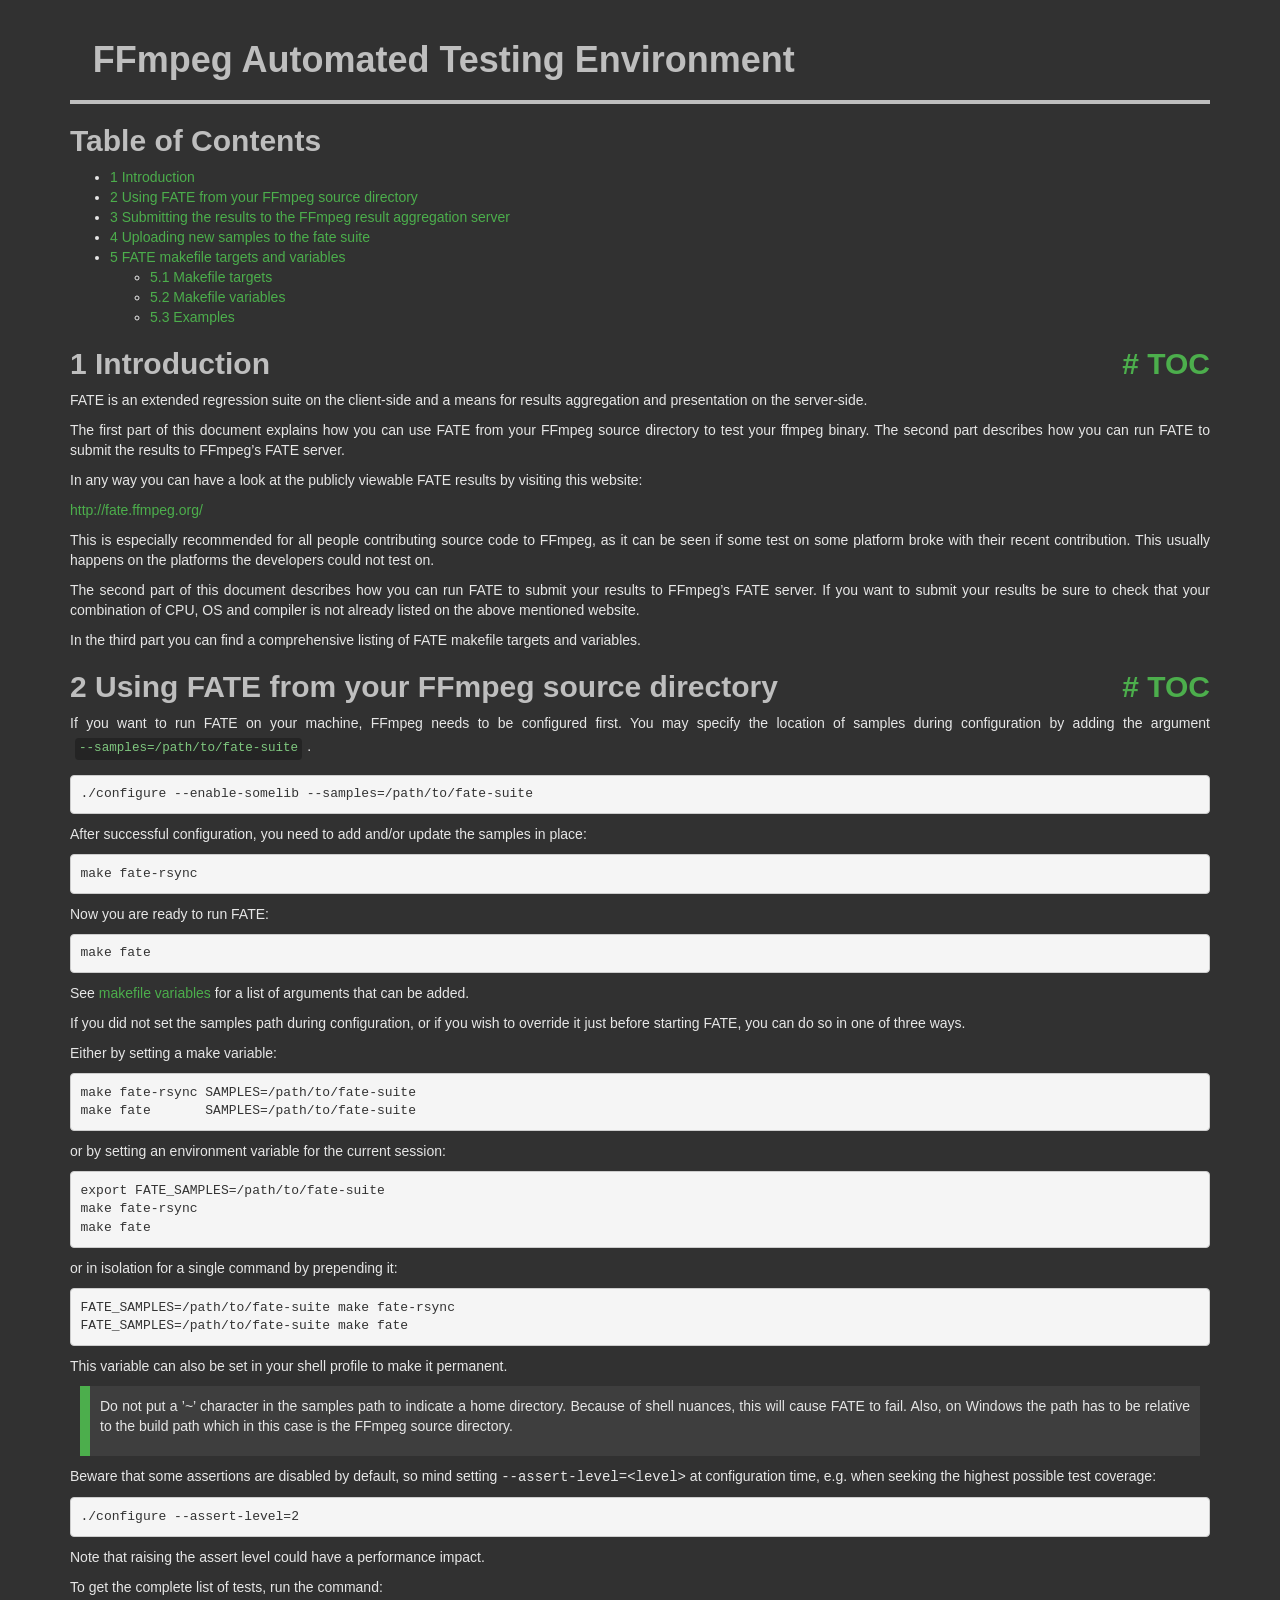
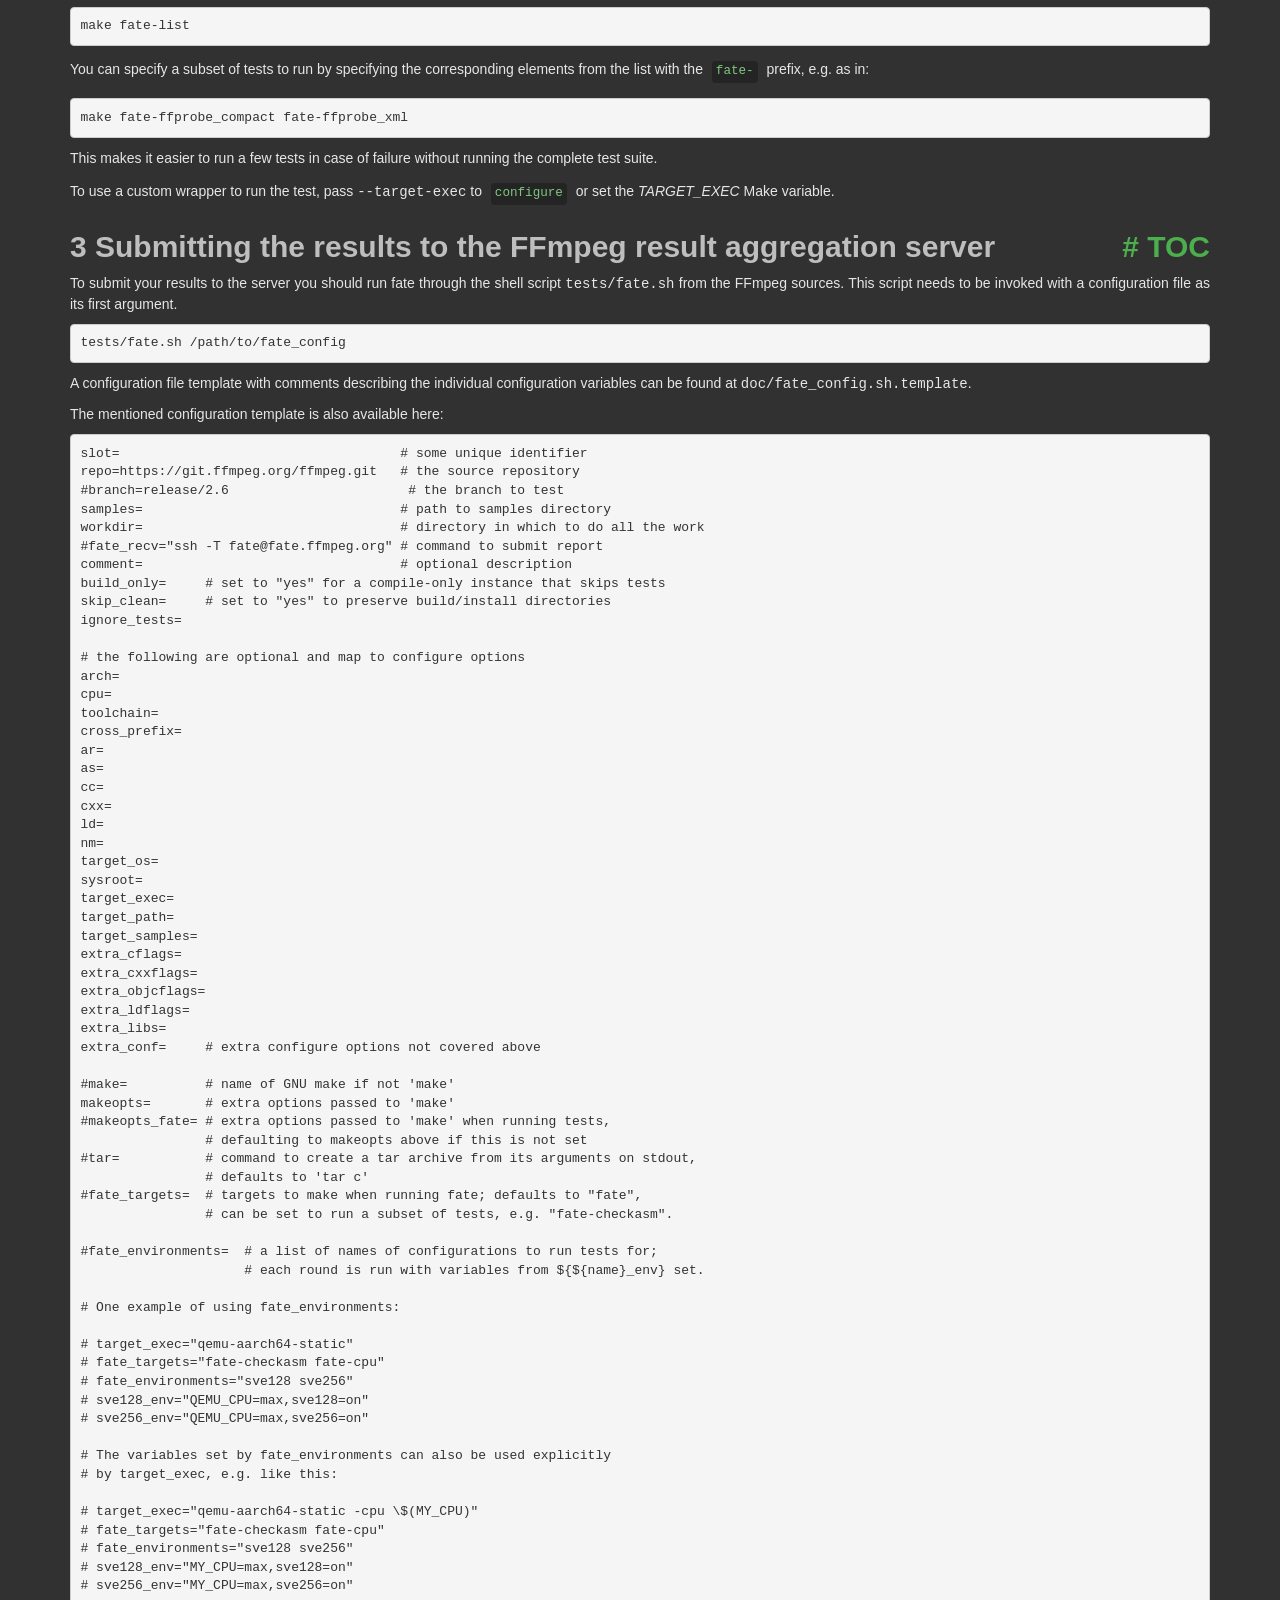
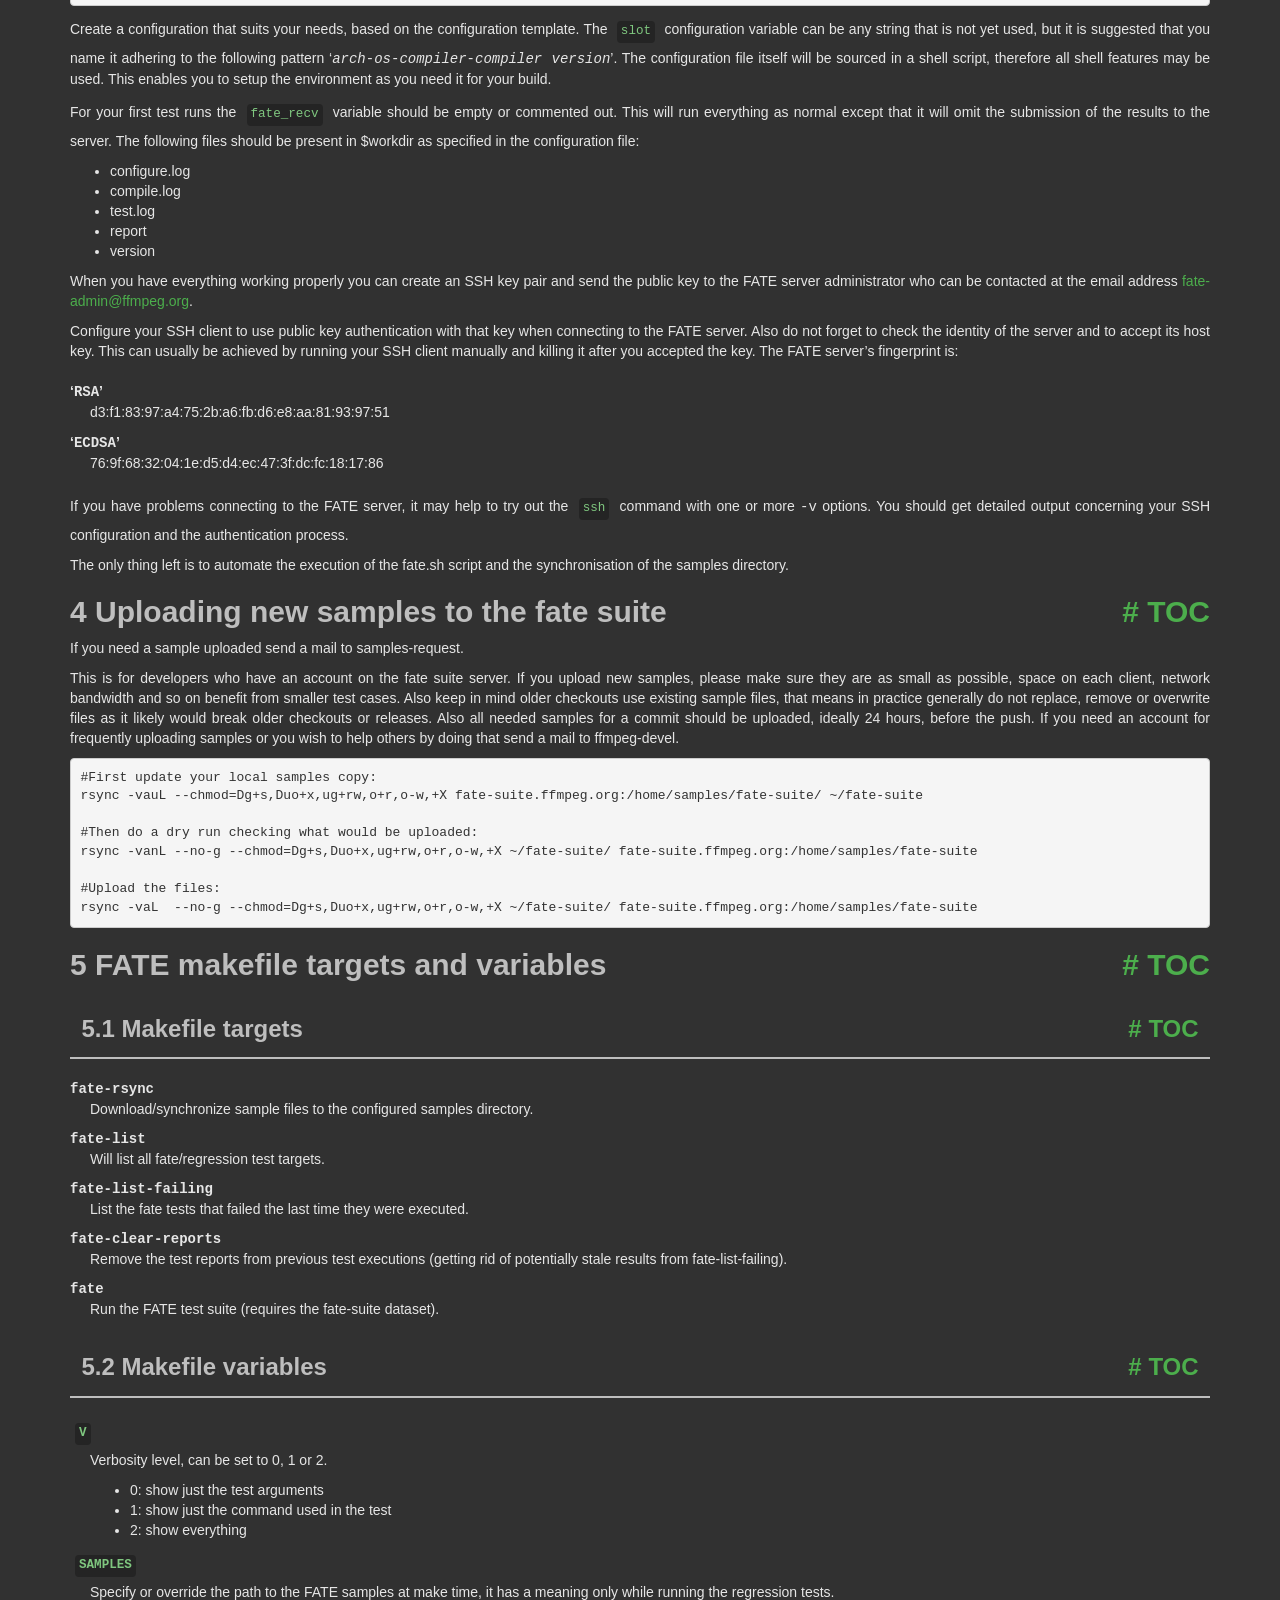
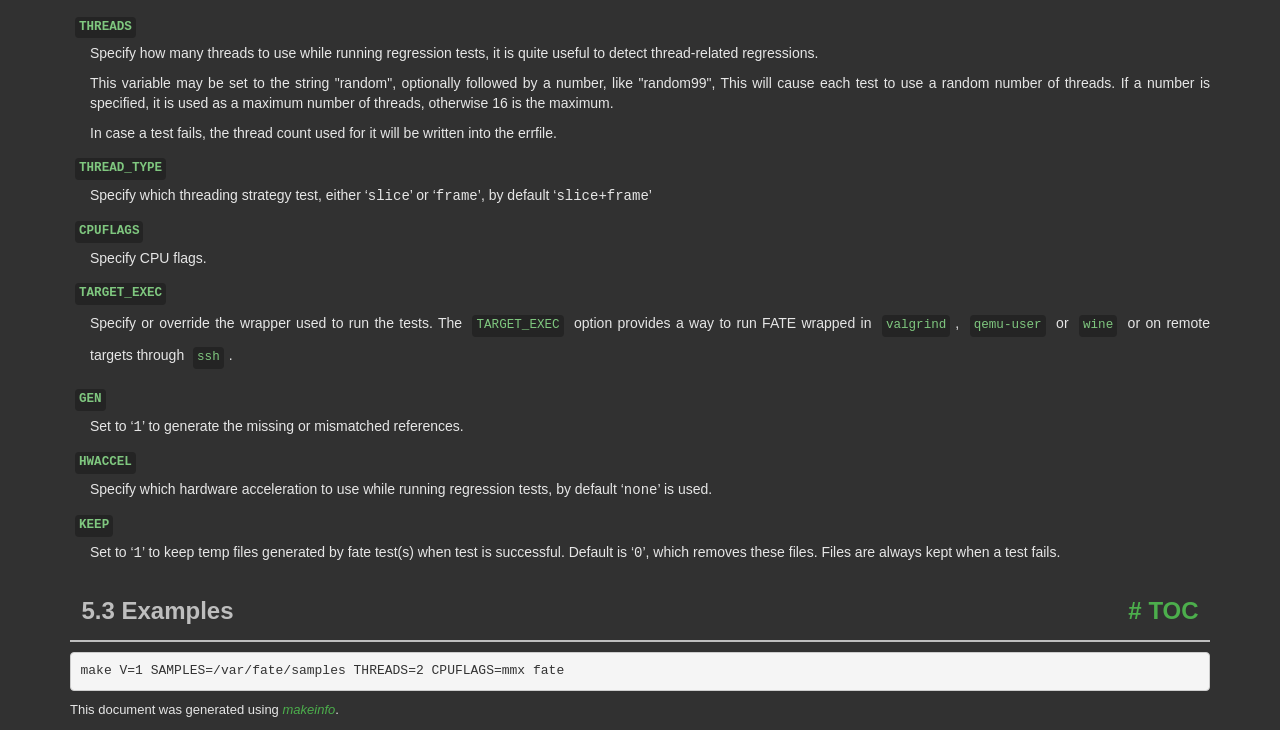
<file: third_party/ffmpeg/doc/fate.html>
<!DOCTYPE html PUBLIC "-//W3C//DTD HTML 4.01 Transitional//EN" "http://www.w3.org/TR/html4/loose.dtd">
<html>
<!-- Created by GNU Texinfo 7.2, https://www.gnu.org/software/texinfo/ -->
  <head>
    <meta charset="utf-8">
    <title>
      FFmpeg Automated Testing Environment
    </title>
    <meta name="viewport" content="width=device-width,initial-scale=1.0">
    <link rel="stylesheet" type="text/css" href="bootstrap.min.css">
    <link rel="stylesheet" type="text/css" href="style.min.css">
  </head>
  <body>
    <div class="container">
      <h1>
      FFmpeg Automated Testing Environment
      </h1>


<a name="Top"></a>
<a name="SEC_Top"></a>

<div class="region-contents" id="SEC_Contents">
<h2 class="contents-heading">Table of Contents</h2>

<div class="contents">

<ul class="toc-numbered-mark">
  <li><a id="toc-Introduction" href="#Introduction">1 Introduction</a></li>
  <li><a id="toc-Using-FATE-from-your-FFmpeg-source-directory" href="#Using-FATE-from-your-FFmpeg-source-directory">2 Using FATE from your FFmpeg source directory</a></li>
  <li><a id="toc-Submitting-the-results-to-the-FFmpeg-result-aggregation-server" href="#Submitting-the-results-to-the-FFmpeg-result-aggregation-server">3 Submitting the results to the FFmpeg result aggregation server</a></li>
  <li><a id="toc-Uploading-new-samples-to-the-fate-suite" href="#Uploading-new-samples-to-the-fate-suite">4 Uploading new samples to the fate suite</a></li>
  <li><a id="toc-FATE-makefile-targets-and-variables" href="#FATE-makefile-targets-and-variables">5 FATE makefile targets and variables</a>
  <ul class="toc-numbered-mark">
    <li><a id="toc-Makefile-targets" href="#Makefile-targets">5.1 Makefile targets</a></li>
    <li><a id="toc-Makefile-variables" href="#Makefile-variables">5.2 Makefile variables</a></li>
    <li><a id="toc-Examples" href="#Examples">5.3 Examples</a></li>
  </ul></li>
</ul>
</div>
</div>

<a name="Introduction"></a>
<h2 class="chapter">1 Introduction<span class="pull-right"><a class="anchor hidden-xs" href="#Introduction" aria-hidden="true">#</a> <a class="anchor hidden-xs"href="#toc-Introduction" aria-hidden="true">TOC</a></span></h2>

<p>FATE is an extended regression suite on the client-side and a means
for results aggregation and presentation on the server-side.
</p>
<p>The first part of this document explains how you can use FATE from
your FFmpeg source directory to test your ffmpeg binary. The second
part describes how you can run FATE to submit the results to FFmpeg&rsquo;s
FATE server.
</p>
<p>In any way you can have a look at the publicly viewable FATE results
by visiting this website:
</p>
<p><a class="url" href="http://fate.ffmpeg.org/">http://fate.ffmpeg.org/</a>
</p>
<p>This is especially recommended for all people contributing source
code to FFmpeg, as it can be seen if some test on some platform broke
with their recent contribution. This usually happens on the platforms
the developers could not test on.
</p>
<p>The second part of this document describes how you can run FATE to
submit your results to FFmpeg&rsquo;s FATE server. If you want to submit your
results be sure to check that your combination of CPU, OS and compiler
is not already listed on the above mentioned website.
</p>
<p>In the third part you can find a comprehensive listing of FATE makefile
targets and variables.
</p>

<a name="Using-FATE-from-your-FFmpeg-source-directory"></a>
<h2 class="chapter">2 Using FATE from your FFmpeg source directory<span class="pull-right"><a class="anchor hidden-xs" href="#Using-FATE-from-your-FFmpeg-source-directory" aria-hidden="true">#</a> <a class="anchor hidden-xs"href="#toc-Using-FATE-from-your-FFmpeg-source-directory" aria-hidden="true">TOC</a></span></h2>

<p>If you want to run FATE on your machine, FFmpeg needs to be configured first.
You may specify the location of samples during configuration by adding the
argument <code class="code">--samples=/path/to/fate-suite</code>.
</p>
<div class="example">
<pre class="example-preformatted">./configure --enable-somelib --samples=/path/to/fate-suite
</pre></div>

<p>After successful configuration, you need to add and/or update the samples in place:
</p>
<div class="example">
<pre class="example-preformatted">make fate-rsync
</pre></div>

<p>Now you are ready to run FATE:
</p>
<div class="example">
<pre class="example-preformatted">make fate
</pre></div>

<p>See <a class="ref" href="#makefile-variables">makefile variables</a> for a list of arguments that can be added.
</p>
<p>If you did not set the samples path during configuration, or if you wish to
override it just before starting FATE, you can do so in one of three ways.
</p>
<p>Either by setting a make variable:
</p>
<div class="example">
<pre class="example-preformatted">make fate-rsync SAMPLES=/path/to/fate-suite
make fate       SAMPLES=/path/to/fate-suite
</pre></div>

<p>or by setting an environment variable for the current session:
</p>
<div class="example">
<pre class="example-preformatted">export FATE_SAMPLES=/path/to/fate-suite
make fate-rsync
make fate
</pre></div>

<p>or in isolation for a single command by prepending it:
</p>
<div class="example">
<pre class="example-preformatted">FATE_SAMPLES=/path/to/fate-suite make fate-rsync
FATE_SAMPLES=/path/to/fate-suite make fate
</pre></div>

<p>This variable can also be set in your shell profile to make it permanent.
</p>
<div class="info">
<p>Do not put a &rsquo;~&rsquo; character in the samples path to indicate a home
directory. Because of shell nuances, this will cause FATE to fail.
Also, on Windows the path has to be relative to the build path
which in this case is the FFmpeg source directory.
</p></div>
<p>Beware that some assertions are disabled by default, so mind setting
<samp class="option">--assert-level=&lt;level&gt;</samp> at configuration time, e.g. when seeking
the highest possible test coverage:
</p><div class="example">
<pre class="example-preformatted">./configure --assert-level=2
</pre></div>
<p>Note that raising the assert level could have a performance impact.
</p>
<p>To get the complete list of tests, run the command:
</p><div class="example">
<pre class="example-preformatted">make fate-list
</pre></div>

<p>You can specify a subset of tests to run by specifying the
corresponding elements from the list with the <code class="code">fate-</code> prefix,
e.g. as in:
</p><div class="example">
<pre class="example-preformatted">make fate-ffprobe_compact fate-ffprobe_xml
</pre></div>

<p>This makes it easier to run a few tests in case of failure without
running the complete test suite.
</p>
<p>To use a custom wrapper to run the test, pass <samp class="option">--target-exec</samp> to
<code class="command">configure</code> or set the <var class="var">TARGET_EXEC</var> Make variable.
</p>

<a name="Submitting-the-results-to-the-FFmpeg-result-aggregation-server"></a>
<h2 class="chapter">3 Submitting the results to the FFmpeg result aggregation server<span class="pull-right"><a class="anchor hidden-xs" href="#Submitting-the-results-to-the-FFmpeg-result-aggregation-server" aria-hidden="true">#</a> <a class="anchor hidden-xs"href="#toc-Submitting-the-results-to-the-FFmpeg-result-aggregation-server" aria-hidden="true">TOC</a></span></h2>

<p>To submit your results to the server you should run fate through the
shell script <samp class="file">tests/fate.sh</samp> from the FFmpeg sources. This script needs
to be invoked with a configuration file as its first argument.
</p>
<div class="example">
<pre class="example-preformatted">tests/fate.sh /path/to/fate_config
</pre></div>

<p>A configuration file template with comments describing the individual
configuration variables can be found at <samp class="file">doc/fate_config.sh.template</samp>.
</p>
<p>The mentioned configuration template is also available here:
</p><pre class="verbatim">slot=                                    # some unique identifier
repo=https://git.ffmpeg.org/ffmpeg.git   # the source repository
#branch=release/2.6                       # the branch to test
samples=                                 # path to samples directory
workdir=                                 # directory in which to do all the work
#fate_recv=&quot;ssh -T fate@fate.ffmpeg.org&quot; # command to submit report
comment=                                 # optional description
build_only=     # set to &quot;yes&quot; for a compile-only instance that skips tests
skip_clean=     # set to &quot;yes&quot; to preserve build/install directories
ignore_tests=

# the following are optional and map to configure options
arch=
cpu=
toolchain=
cross_prefix=
ar=
as=
cc=
cxx=
ld=
nm=
target_os=
sysroot=
target_exec=
target_path=
target_samples=
extra_cflags=
extra_cxxflags=
extra_objcflags=
extra_ldflags=
extra_libs=
extra_conf=     # extra configure options not covered above

#make=          # name of GNU make if not 'make'
makeopts=       # extra options passed to 'make'
#makeopts_fate= # extra options passed to 'make' when running tests,
                # defaulting to makeopts above if this is not set
#tar=           # command to create a tar archive from its arguments on stdout,
                # defaults to 'tar c'
#fate_targets=  # targets to make when running fate; defaults to &quot;fate&quot;,
                # can be set to run a subset of tests, e.g. &quot;fate-checkasm&quot;.

#fate_environments=  # a list of names of configurations to run tests for;
                     # each round is run with variables from ${${name}_env} set.

# One example of using fate_environments:

# target_exec=&quot;qemu-aarch64-static&quot;
# fate_targets=&quot;fate-checkasm fate-cpu&quot;
# fate_environments=&quot;sve128 sve256&quot;
# sve128_env=&quot;QEMU_CPU=max,sve128=on&quot;
# sve256_env=&quot;QEMU_CPU=max,sve256=on&quot;

# The variables set by fate_environments can also be used explicitly
# by target_exec, e.g. like this:

# target_exec=&quot;qemu-aarch64-static -cpu \$(MY_CPU)&quot;
# fate_targets=&quot;fate-checkasm fate-cpu&quot;
# fate_environments=&quot;sve128 sve256&quot;
# sve128_env=&quot;MY_CPU=max,sve128=on&quot;
# sve256_env=&quot;MY_CPU=max,sve256=on&quot;
</pre>
<p>Create a configuration that suits your needs, based on the configuration
template. The <code class="env">slot</code> configuration variable can be any string that is not
yet used, but it is suggested that you name it adhering to the following
pattern &lsquo;<samp class="samp"><var class="var">arch</var>-<var class="var">os</var>-<var class="var">compiler</var>-<var class="var">compiler version</var></samp>&rsquo;. The
configuration file itself will be sourced in a shell script, therefore all
shell features may be used. This enables you to setup the environment as you
need it for your build.
</p>
<p>For your first test runs the <code class="env">fate_recv</code> variable should be empty or
commented out. This will run everything as normal except that it will omit
the submission of the results to the server. The following files should be
present in $workdir as specified in the configuration file:
</p>
<ul class="itemize mark-bullet">
<li>configure.log
    </li><li>compile.log
    </li><li>test.log
    </li><li>report
    </li><li>version
</li></ul>

<p>When you have everything working properly you can create an SSH key pair
and send the public key to the FATE server administrator who can be contacted
at the email address <a class="email" href="mailto:fate-admin@ffmpeg.org">fate-admin@ffmpeg.org</a>.
</p>
<p>Configure your SSH client to use public key authentication with that key
when connecting to the FATE server. Also do not forget to check the identity
of the server and to accept its host key. This can usually be achieved by
running your SSH client manually and killing it after you accepted the key.
The FATE server&rsquo;s fingerprint is:
</p>
<dl class="table">
<dt>&lsquo;<samp class="samp">RSA</samp>&rsquo;</dt>
<dd><p>d3:f1:83:97:a4:75:2b:a6:fb:d6:e8:aa:81:93:97:51
</p></dd>
<dt>&lsquo;<samp class="samp">ECDSA</samp>&rsquo;</dt>
<dd><p>76:9f:68:32:04:1e:d5:d4:ec:47:3f:dc:fc:18:17:86
</p></dd>
</dl>

<p>If you have problems connecting to the FATE server, it may help to try out
the <code class="command">ssh</code> command with one or more <samp class="option">-v</samp> options. You should
get detailed output concerning your SSH configuration and the authentication
process.
</p>
<p>The only thing left is to automate the execution of the fate.sh script and
the synchronisation of the samples directory.
</p>
<a name="Uploading-new-samples-to-the-fate-suite"></a>
<h2 class="chapter">4 Uploading new samples to the fate suite<span class="pull-right"><a class="anchor hidden-xs" href="#Uploading-new-samples-to-the-fate-suite" aria-hidden="true">#</a> <a class="anchor hidden-xs"href="#toc-Uploading-new-samples-to-the-fate-suite" aria-hidden="true">TOC</a></span></h2>

<p>If you need a sample uploaded send a mail to samples-request.
</p>
<p>This is for developers who have an account on the fate suite server.
If you upload new samples, please make sure they are as small as possible,
space on each client, network bandwidth and so on benefit from smaller test cases.
Also keep in mind older checkouts use existing sample files, that means in
practice generally do not replace, remove or overwrite files as it likely would
break older checkouts or releases.
Also all needed samples for a commit should be uploaded, ideally 24
hours, before the push.
If you need an account for frequently uploading samples or you wish to help
others by doing that send a mail to ffmpeg-devel.
</p>
<div class="example">
<pre class="example-preformatted">#First update your local samples copy:
rsync -vauL --chmod=Dg+s,Duo+x,ug+rw,o+r,o-w,+X fate-suite.ffmpeg.org:/home/samples/fate-suite/ ~/fate-suite

#Then do a dry run checking what would be uploaded:
rsync -vanL --no-g --chmod=Dg+s,Duo+x,ug+rw,o+r,o-w,+X ~/fate-suite/ fate-suite.ffmpeg.org:/home/samples/fate-suite

#Upload the files:
rsync -vaL  --no-g --chmod=Dg+s,Duo+x,ug+rw,o+r,o-w,+X ~/fate-suite/ fate-suite.ffmpeg.org:/home/samples/fate-suite
</pre></div>


<a name="FATE-makefile-targets-and-variables"></a>
<h2 class="chapter">5 FATE makefile targets and variables<span class="pull-right"><a class="anchor hidden-xs" href="#FATE-makefile-targets-and-variables" aria-hidden="true">#</a> <a class="anchor hidden-xs"href="#toc-FATE-makefile-targets-and-variables" aria-hidden="true">TOC</a></span></h2>

<a name="Makefile-targets"></a>
<h3 class="section">5.1 Makefile targets<span class="pull-right"><a class="anchor hidden-xs" href="#Makefile-targets" aria-hidden="true">#</a> <a class="anchor hidden-xs"href="#toc-Makefile-targets" aria-hidden="true">TOC</a></span></h3>

<dl class="table">
<dt><samp class="option">fate-rsync</samp></dt>
<dd><p>Download/synchronize sample files to the configured samples directory.
</p>
</dd>
<dt><samp class="option">fate-list</samp></dt>
<dd><p>Will list all fate/regression test targets.
</p>
</dd>
<dt><samp class="option">fate-list-failing</samp></dt>
<dd><p>List the fate tests that failed the last time they were executed.
</p>
</dd>
<dt><samp class="option">fate-clear-reports</samp></dt>
<dd><p>Remove the test reports from previous test executions (getting rid of
potentially stale results from fate-list-failing).
</p>
</dd>
<dt><samp class="option">fate</samp></dt>
<dd><p>Run the FATE test suite (requires the fate-suite dataset).
</p></dd>
</dl>

<a name="Makefile-variables"></a>
<h3 class="section">5.2 Makefile variables<span class="pull-right"><a class="anchor hidden-xs" href="#Makefile-variables" aria-hidden="true">#</a> <a class="anchor hidden-xs"href="#toc-Makefile-variables" aria-hidden="true">TOC</a></span></h3>
<a class="anchor" id="makefile-variables"></a>
<dl class="table">
<dt><code class="env">V</code></dt>
<dd><p>Verbosity level, can be set to 0, 1 or 2.
    </p><ul class="itemize mark-bullet">
<li>0: show just the test arguments
        </li><li>1: show just the command used in the test
        </li><li>2: show everything
    </li></ul>

</dd>
<dt><code class="env">SAMPLES</code></dt>
<dd><p>Specify or override the path to the FATE samples at make time, it has a
meaning only while running the regression tests.
</p>
</dd>
<dt><code class="env">THREADS</code></dt>
<dd><p>Specify how many threads to use while running regression tests, it is
quite useful to detect thread-related regressions.
</p>
<p>This variable may be set to the string &quot;random&quot;, optionally followed by a
number, like &quot;random99&quot;, This will cause each test to use a random number of
threads. If a number is specified, it is used as a maximum number of threads,
otherwise 16 is the maximum.
</p>
<p>In case a test fails, the thread count used for it will be written into the
errfile.
</p>
</dd>
<dt><code class="env">THREAD_TYPE</code></dt>
<dd><p>Specify which threading strategy test, either &lsquo;<samp class="samp">slice</samp>&rsquo; or &lsquo;<samp class="samp">frame</samp>&rsquo;,
by default &lsquo;<samp class="samp">slice+frame</samp>&rsquo;
</p>
</dd>
<dt><code class="env">CPUFLAGS</code></dt>
<dd><p>Specify CPU flags.
</p>
</dd>
<dt><code class="env">TARGET_EXEC</code></dt>
<dd><p>Specify or override the wrapper used to run the tests.
The <code class="env">TARGET_EXEC</code> option provides a way to run FATE wrapped in
<code class="command">valgrind</code>, <code class="command">qemu-user</code> or <code class="command">wine</code> or on remote targets
through <code class="command">ssh</code>.
</p>
</dd>
<dt><code class="env">GEN</code></dt>
<dd><p>Set to &lsquo;<samp class="samp">1</samp>&rsquo; to generate the missing or mismatched references.
</p>
</dd>
<dt><code class="env">HWACCEL</code></dt>
<dd><p>Specify which hardware acceleration to use while running regression tests,
by default &lsquo;<samp class="samp">none</samp>&rsquo; is used.
</p>
</dd>
<dt><code class="env">KEEP</code></dt>
<dd><p>Set to &lsquo;<samp class="samp">1</samp>&rsquo; to keep temp files generated by fate test(s) when test is successful.
Default is &lsquo;<samp class="samp">0</samp>&rsquo;, which removes these files. Files are always kept when a test
fails.
</p>
</dd>
</dl>

<a name="Examples"></a>
<h3 class="section">5.3 Examples<span class="pull-right"><a class="anchor hidden-xs" href="#Examples" aria-hidden="true">#</a> <a class="anchor hidden-xs"href="#toc-Examples" aria-hidden="true">TOC</a></span></h3>

<div class="example">
<pre class="example-preformatted">make V=1 SAMPLES=/var/fate/samples THREADS=2 CPUFLAGS=mmx fate
</pre></div>
      <p style="font-size: small;">
        This document was generated using <a class="uref" href="https://www.gnu.org/software/texinfo/"><em class="emph">makeinfo</em></a>.
      </p>
    </div>
  </body>
</html>
</file>
<file: extension/popup.css>
:root {
  --bg: #14141a;
  --bg2: #1c1c25;
  --card: #21212c;
  --line: #2f2f3d;
  --text: #ececf3;
  --muted: #9a9aae;
  --accent: #7c5cff;
  --accent2: #5b8cff;
  --ok: #35d07f;
  --bad: #ff6b6b;
  --warn: #ffb454;
}

* { box-sizing: border-box; }

body {
  margin: 0;
  width: 380px;
  background: var(--bg);
  color: var(--text);
  font: 13px/1.5 "Segoe UI", "Microsoft YaHei", system-ui, sans-serif;
}

/* ------------------------------- header ------------------------------- */
.top {
  display: flex; align-items: center; justify-content: space-between;
  padding: 12px 14px;
  background: linear-gradient(135deg, var(--accent), var(--accent2));
}
.brand { display: flex; align-items: center; gap: 10px; min-width: 0; }
.logo {
  width: 28px; height: 28px; border-radius: 8px; flex: none;
  background: rgba(255, 255, 255, .22);
  position: relative;
}
.logo::after {
  content: ""; position: absolute; inset: 0;
  background: no-repeat center/16px 16px
    url("data:image/svg+xml;utf8,<svg xmlns='http://www.w3.org/2000/svg' viewBox='0 0 24 24' fill='white'><path d='M13 9v10a3 3 0 1 1-2-2.8V12l9-2v8a3 3 0 1 1-2-2.8V11l-5 1z'/></svg>");
}
.bt-title { font-weight: 600; font-size: 14px; }
.bt-sub { font-size: 11px; opacity: .85; display: flex; align-items: center; gap: 5px; }
.top-acts { display: flex; gap: 6px; }
.icon-btn {
  width: 28px; height: 28px; border: 0; border-radius: 8px; cursor: pointer;
  background: rgba(255, 255, 255, .18); display: grid; place-items: center;
}
.icon-btn:hover { background: rgba(255, 255, 255, .32); }
.icon-btn svg { width: 16px; height: 16px; fill: #fff; }

.dot { width: 7px; height: 7px; border-radius: 50%; flex: none; background: var(--muted); }
.dot.ok { background: var(--ok); box-shadow: 0 0 0 3px rgba(53, 208, 127, .25); }
.dot.bad { background: var(--bad); box-shadow: 0 0 0 3px rgba(255, 107, 107, .25); }

/* ------------------------------- panels ------------------------------- */
.panel { padding: 12px 14px; border-bottom: 1px solid var(--line); }
.panel-head {
  display: flex; align-items: center; justify-content: space-between;
  font-size: 12px; color: var(--muted); margin-bottom: 8px;
}
.panel-head span { letter-spacing: .04em; }
.mini {
  border: 1px solid var(--line); background: transparent; color: var(--muted);
  border-radius: 6px; padding: 2px 8px; font-size: 11px; cursor: pointer;
}
.mini:hover { color: var(--text); border-color: var(--accent); }

.tab-panel { background: var(--bg2); }
.tab-title {
  font-size: 13px; font-weight: 600; white-space: nowrap;
  overflow: hidden; text-overflow: ellipsis;
}
.tab-sub { font-size: 11px; color: var(--muted); white-space: nowrap; overflow: hidden; text-overflow: ellipsis; }

/* ------------------------------ fields ------------------------------- */
.fld { display: block; font-size: 11px; color: var(--muted); margin-bottom: 8px; }
.fld input, .fld select { display: block; margin-top: 4px; }
input, select {
  width: 100%; padding: 8px 10px; border-radius: 8px;
  border: 1px solid var(--line); background: var(--card); color: var(--text);
  font-size: 13px; outline: none;
}
input:focus, select:focus { border-color: var(--accent); }
.row { display: flex; gap: 10px; }
.row > .fld { flex: 1; }
.row-end { justify-content: flex-end; gap: 8px; margin-top: 4px; }

.btn {
  border: 1px solid var(--line); background: var(--card); color: var(--text);
  border-radius: 8px; padding: 7px 12px; font-size: 12px; cursor: pointer;
}
.btn:hover { border-color: var(--accent); }
.btn.primary { background: var(--accent); border-color: var(--accent); color: #fff; font-weight: 600; }
.btn.primary:hover { filter: brightness(1.1); }
.btn.big { width: 100%; padding: 10px; font-size: 13px; margin-top: 4px; }
.btn:disabled { opacity: .5; cursor: not-allowed; }
.btn.ghost { background: transparent; }

/* ----------------------------- candidates ---------------------------- */
.hint { font-size: 12px; color: var(--muted); padding: 6px 0 2px; }
.cands { display: flex; flex-direction: column; gap: 6px; margin-top: 6px; }
.cand {
  display: flex; gap: 9px; align-items: flex-start; padding: 8px 10px;
  border: 1px solid var(--line); border-radius: 9px; background: var(--card);
  cursor: pointer;
}
.cand:hover { border-color: #4a4a63; }
.cand.is-on { border-color: var(--accent); background: rgba(124, 92, 255, .12); }
.cand input { width: auto; margin: 2px 0 0; accent-color: var(--accent); }
.cand-main { min-width: 0; flex: 1; }
.cand-title {
  font-size: 12.5px; white-space: nowrap; overflow: hidden; text-overflow: ellipsis;
}
.cand-sub {
  font-size: 11px; color: var(--muted); margin-top: 3px;
  display: flex; align-items: center; gap: 6px; flex-wrap: wrap;
}
.cand-url {
  font-size: 10.5px; color: #6f6f86; word-break: break-all; margin-top: 3px;
  max-height: 28px; overflow: hidden;
}
.tag {
  font-size: 10px; padding: 1px 6px; border-radius: 999px;
  background: rgba(255, 255, 255, .08); color: var(--muted);
}
.tag.play { background: rgba(53, 208, 127, .18); color: var(--ok); }
.tag.hls { background: rgba(91, 140, 255, .18); color: var(--accent2); }
.tag.page { background: rgba(255, 180, 84, .16); color: var(--warn); }

/* ------------------------------ progress ----------------------------- */
.prog { margin-top: 10px; }
.bar { height: 6px; border-radius: 999px; background: var(--card); overflow: hidden; }
.bar > i {
  display: block; height: 100%; width: 0%;
  background: linear-gradient(90deg, var(--accent), var(--accent2));
  transition: width .35s ease;
}
.prog-label { font-size: 11px; color: var(--muted); margin-top: 6px; }
.err {
  margin-top: 10px; padding: 8px 10px; border-radius: 8px; font-size: 12px;
  background: rgba(255, 107, 107, .12); color: #ffb3b3; border: 1px solid rgba(255, 107, 107, .3);
}

/* ------------------------------- footer ------------------------------ */
footer {
  display: flex; align-items: center; justify-content: space-between; gap: 8px;
  padding: 10px 14px; font-size: 12px; color: var(--muted);
}
footer span { min-width: 0; overflow: hidden; text-overflow: ellipsis; white-space: nowrap; }

@media (prefers-color-scheme: light) {
  :root {
    --bg: #f6f6fa; --bg2: #fff; --card: #fff; --line: #e4e4ee;
    --text: #22222c; --muted: #6d6d80;
  }
  .logo { background: rgba(255, 255, 255, .28); }
}
</file>
<file: third_party/ffmpeg/doc/style.min.css>
/*!
The MIT License (MIT)

Copyright (c) 2014 Barbara Lepage <db0company@gmail.com>

Permission is hereby granted, free of charge, to any person obtaining a copy
of this software and associated documentation files (the "Software"), to deal
in the Software without restriction, including without limitation the rights
to use, copy, modify, merge, publish, distribute, sublicense, and/or sell
copies of the Software, and to permit persons to whom the Software is
furnished to do so, subject to the following conditions:

The above copyright notice and this permission notice shall be included in all
copies or substantial portions of the Software.

THE SOFTWARE IS PROVIDED "AS IS", WITHOUT WARRANTY OF ANY KIND, EXPRESS OR
IMPLIED, INCLUDING BUT NOT LIMITED TO THE WARRANTIES OF MERCHANTABILITY,
FITNESS FOR A PARTICULAR PURPOSE AND NONINFRINGEMENT. IN NO EVENT SHALL THE
AUTHORS OR COPYRIGHT HOLDERS BE LIABLE FOR ANY CLAIM, DAMAGES OR OTHER
LIABILITY, WHETHER IN AN ACTION OF CONTRACT, TORT OR OTHERWISE, ARISING FROM,
OUT OF OR IN CONNECTION WITH THE SOFTWARE OR THE USE OR OTHER DEALINGS IN THE
SOFTWARE.
 */body{background-color:#313131;color:#e6e6e6;text-align:justify}body, h1, h2, h3, h4, h5, h6{font-family:"Lucida Grande","Lucida Sans Unicode","Lucida Sans","Helvetica Neue",Helvetica,Verdana,Tahoma,sans-serif}a{color:#4cae4c}a strong{color:#e6e6e6}a:hover{color:#7fc77f}a:hover strong{color:#4cae4c}main{width:100% ! important;min-height:600px;margin:auto}h1, h2, h3, h4{font-weight:bold;text-align:left}h1, h2, h3{color:#bebebe}h1 strong, h2 strong, h3 strong{color:#e6e6e6}h4, h5, h6{color:#3c8b3c}h1{border-bottom:4px #bebebe solid;padding:20px 2%}h3{border-bottom:2px #bebebe solid;padding:15px 1%}h4{border-bottom:1px solid #e6e6e6;padding:10px 0;margin:20px 0;color:#e6e6e6}.list-group .list-group-item{background-color:#3e3e3e;border-color:black}.list-group.list-group-big .list-group-item{padding:25px}.list-group a.list-group-item{color:#7fc77f}.list-group a.list-group-item:hover{background-color:#313131;color:#4cae4c}.well{background-color:#242424;border-color:black;color:#bebebe}.well strong{color:#e6e6e6}.well code{background-color:#313131}.well hr{border-color:#3c8b3c}.well h3{margin:5px 0 15px 0;border:0;padding:0}.well a{color:#4cae4c}.well a.btn{color:white}.well small{display:block;padding:0 10px;font-style:italic}.well.example{padding-top:40px;margin-bottom:130px}.well.example pre{margin:50px;margin-bottom:30px;font-size:1.5em}.well.example .btn{margin-right:50px;margin-bottom:20px}.well.well-with-icon{min-height:136px}.well.well-with-icon .pull-right,.well.well-with-icon .pull-left{background-color:#4cae4c;color:#e6e6e6;padding:10px;border-radius:5px;margin:5px}.well.well-with-icon .pull-right{margin-left:20px}.well.well-with-icon .pull-left{margin-right:20px}a.well{display:block}a.well:hover{text-decoration:none;opacity:0.8}.info, .warning{margin:10px;padding:10px;background-color:#3e3e3e;color:#e6e6e6}.info code, .warning code{background-color:#313131}.info{border-left:10px #4cae4c solid}.warning{border-left:10px #ae4c4c solid}.with-icon{padding:30px}.with-icon .pull-left{padding-right:30px}.with-icon .pull-right{padding-left:30px}dd{margin-left:20px}code{background-color:#242424;color:#7fc77f;display:inline-block;margin:5px}.table{margin:20px 0;border-radius:4px}.table th,.table td,.table tr{border:1px solid #171717}.table tr th{background-color:#3e3e3e;border-bottom:2px solid #e6e6e6}.table tr:nth-child(odd){background-color:#242424}#sidebar-wrapper, .navbar{background-color:#171717;overflow-x:hidden}#sidebar-wrapper .sidebar-brand img,#sidebar-wrapper .navbar-brand img, .navbar .sidebar-brand img, .navbar .navbar-brand img{opacity:0.6;margin-right:8px}#sidebar-wrapper .sidebar-brand:hover,#sidebar-wrapper .navbar-brand:hover, .navbar .sidebar-brand:hover, .navbar .navbar-brand:hover{color:#fff}#sidebar-wrapper .sidebar-brand:hover img,#sidebar-wrapper .navbar-brand:hover img, .navbar .sidebar-brand:hover img, .navbar .navbar-brand:hover img{opacity:1}#sidebar-wrapper .sidebar-nav li ul, .navbar .sidebar-nav li ul{list-style-type:none;padding:0}#sidebar-wrapper .sidebar-nav li ul li, .navbar .sidebar-nav li ul li{line-height:20px}#sidebar-wrapper .sidebar-nav li ul li a, .navbar .sidebar-nav li ul li a{padding-left:20px}.content-header{height:auto;background-color:#242424}.content-header h1{color:#e6e6e6;display:block;margin:0;margin-bottom:20px;line-height:normal;border-bottom:none}#download h4, #index h4{margin-top:180px}#download h4.first, #index h4.first{margin-top:20px}#download h4.first small, #index h4.first small{color:inherit;font-size:1em}#download .btn-download-wrapper, #index .btn-download-wrapper{text-align:center;margin:160px auto}#download .btn-download-wrapper .btn, #index .btn-download-wrapper .btn{font-size:3em;padding:3%;display:inline-block;margin-bottom:5px}#download .btn-download-wrapper small, #index .btn-download-wrapper small{display:block;font-size:0.4em}#download h2.description, #index h2.description{color:#e6e6e6;font-size:2em;font-weight:bold;margin:120px 50px;line-height:2em}#download h2.description .label, #index h2.description .label{font-size:0.5em}#download .btn-download-wrapper{margin:40px auto}#download .os-selector{text-align:center;color:#e6e6e6;margin:30px 0}#download .os-selector a.btn-build{color:#e6e6e6;display:block;padding:20px;border-radius:2px}#download .os-selector .btn-build[href="#build-linux"]{background-color:#e43}#download .os-selector .btn-build[href="#build-linux"]:hover{color:#e43;background-color:#e6e6e6}#download .os-selector .btn-build[href="#build-windows"]{background-color:#06a}#download .os-selector .btn-build[href="#build-windows"]:hover{color:#06a;background-color:#e6e6e6}#download .os-selector .btn-build[href="#build-mac"]{background-color:darkgrey}#download .os-selector .btn-build[href="#build-mac"]:hover{color:darkgrey;background-color:#e6e6e6}#download .os-selector .tab-content{margin-top:20px}#download .os-selector #build-linux h3{color:#e43}#download .os-selector #build-windows h3{color:#06a}#download .os-selector #build-mac h3{color:darkgrey}footer{background-color:#242424;border-top:1px #101010 solid;padding:20px 0%}footer a{display:block}footer img[alt="FFmpeg"]{width:50%;display:block;margin:auto}.example.user-good pre{color:#bfbfbf;border:1px solid #357735;border-left:10px solid #357735;background-color:#242424}.example.user-bad pre{color:#bfbfbf;border:1px solid #ae4c4c;border-left:10px solid #ae4c4c;background-color:#242424}
</file>
